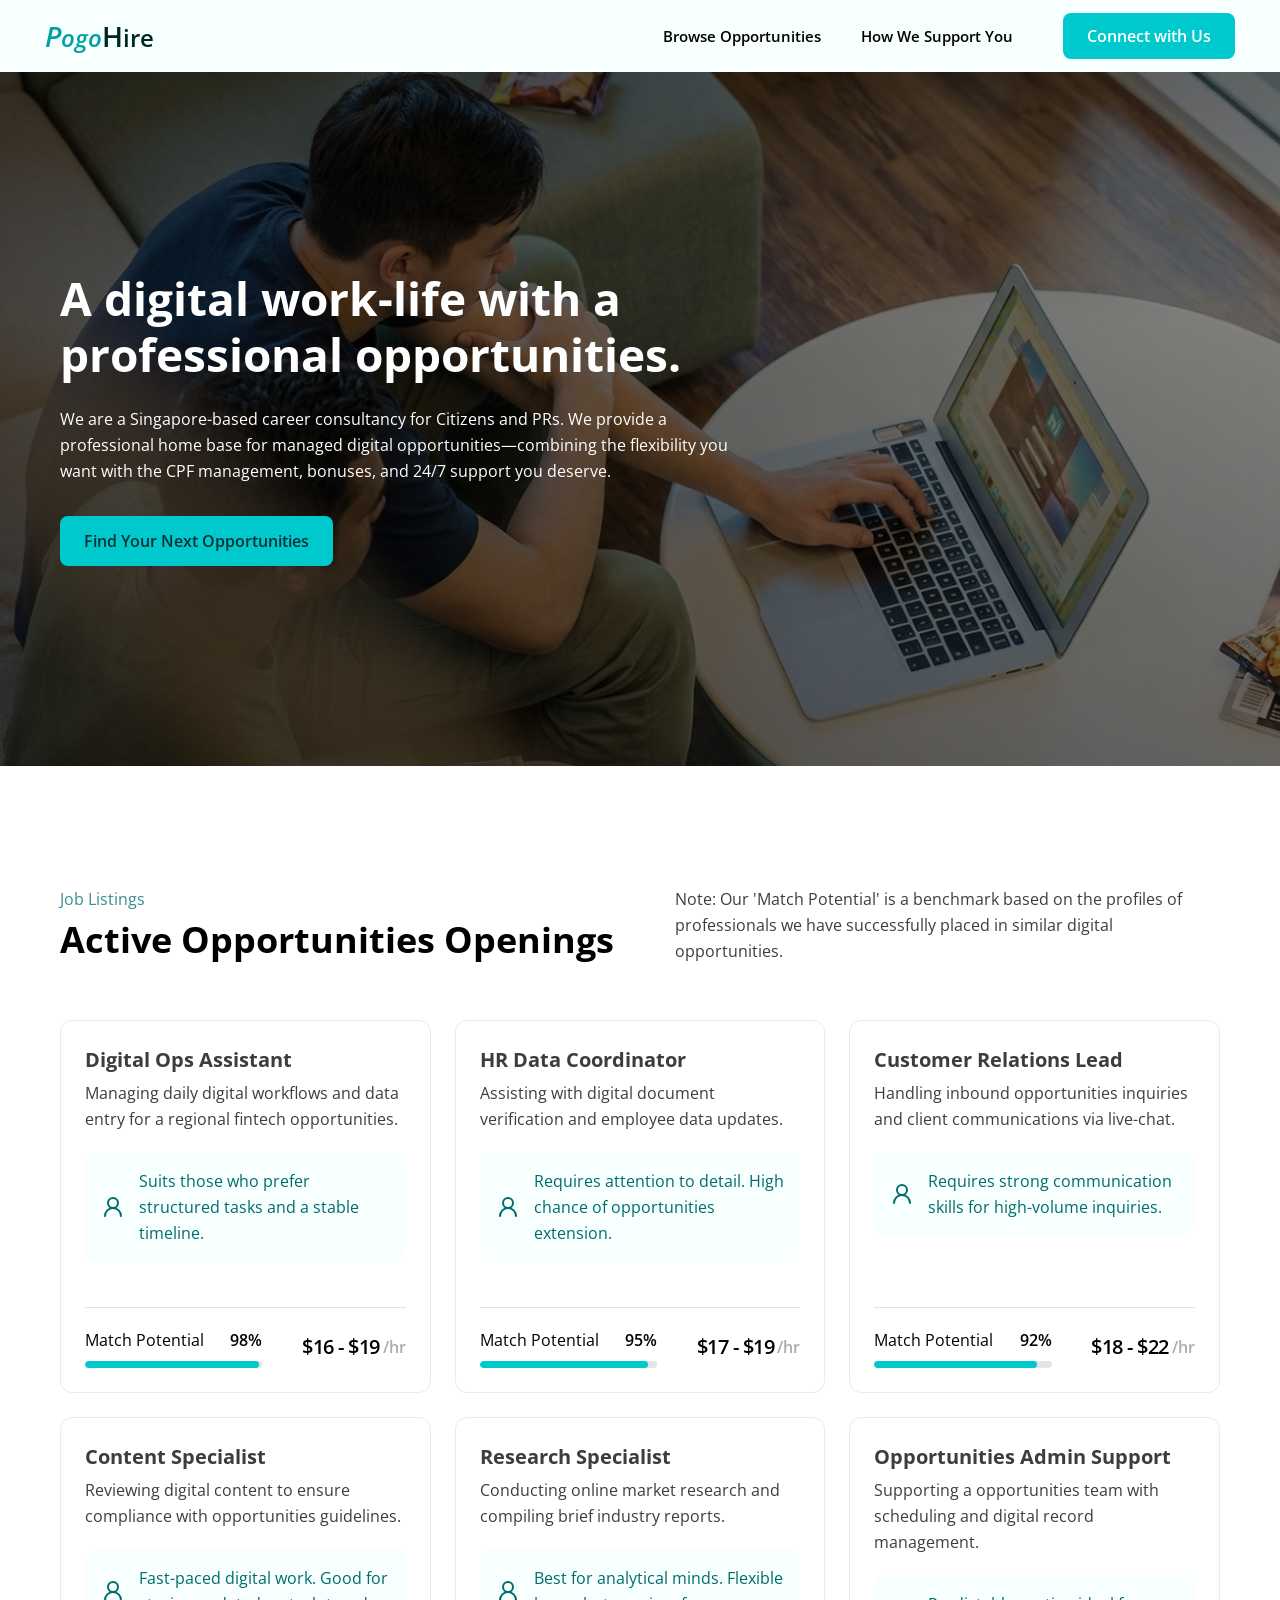
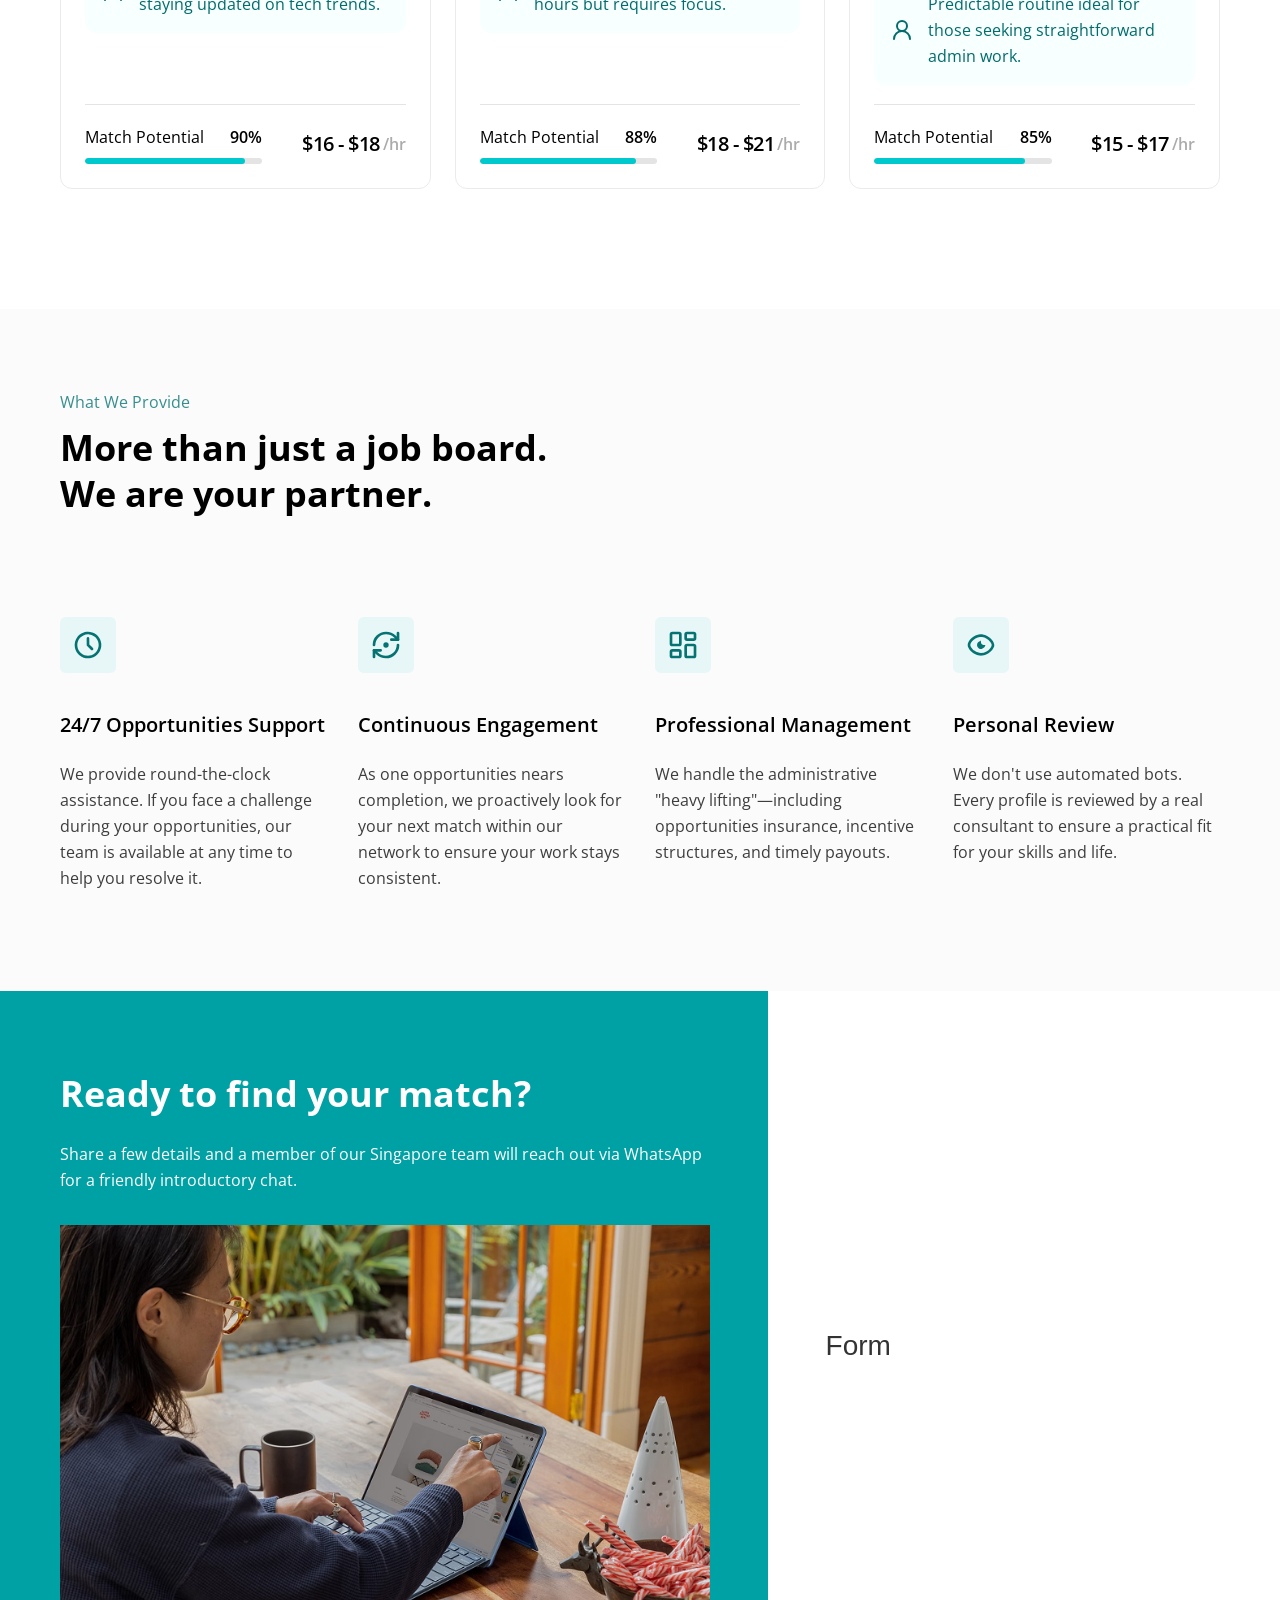
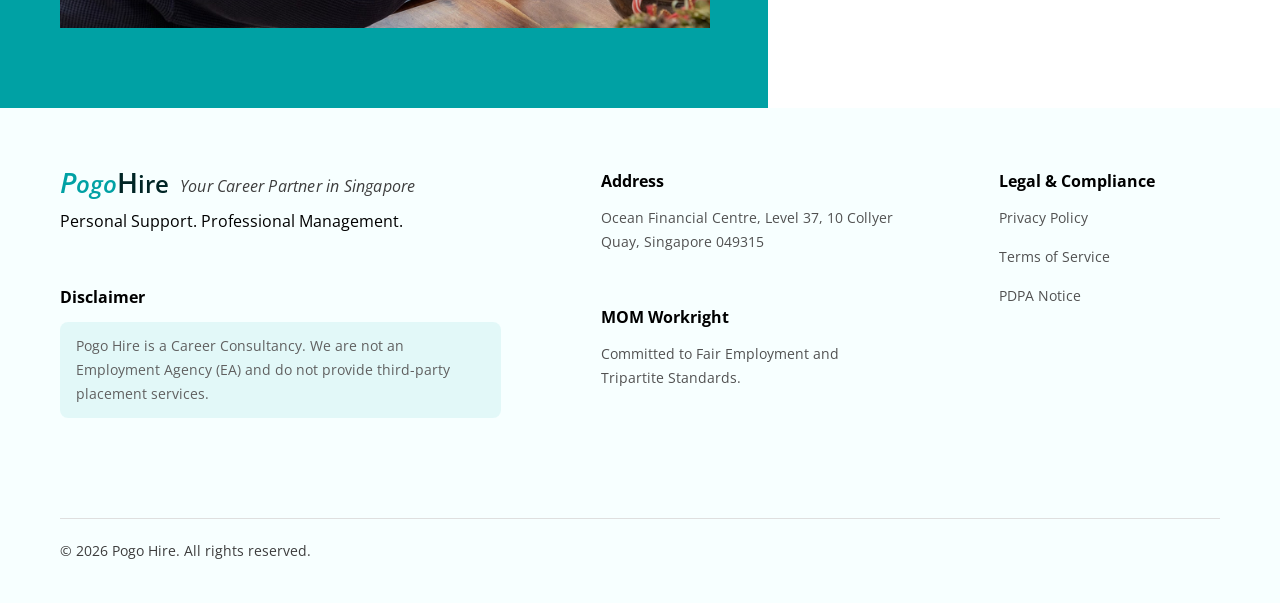
<file: index.html>
<!DOCTYPE html>
<html lang="en-US">
<head>
	<meta charset="UTF-8">
	<meta name="viewport" content="width=device-width, initial-scale=1">
	<link rel="profile" href="https://gmpg.org/xfn/11">
	<title>Pogo Hire &ndash; Your Career Partner in Singapore</title>
<meta name="robots" content="noindex, nofollow">
<link rel="alternate" type="application/rss+xml" title="Pogo Hire &raquo; Feed" href="./feed/">
<link rel="alternate" type="application/rss+xml" title="Pogo Hire &raquo; Comments Feed" href="./comments/feed/">
<link rel="alternate" title="oEmbed (JSON)" type="application/json+oembed" href="./wp-json/oembed/1.0/embed?url=https%3A%2F%2Fwww.pogohire.com%2F">
<link rel="alternate" title="oEmbed (XML)" type="text/xml+oembed" href="./wp-json/oembed/1.0/embed?url=https%3A%2F%2Fwww.pogohire.com%2F&amp;format=xml">
<style id="wp-img-auto-sizes-contain-inline-css">
img:is([sizes=auto i],[sizes^="auto," i]){contain-intrinsic-size:3000px 1500px}
/*# sourceURL=wp-img-auto-sizes-contain-inline-css */
</style>
<style id="wp-emoji-styles-inline-css">

	img.wp-smiley, img.emoji {
		display: inline !important;
		border: none !important;
		box-shadow: none !important;
		height: 1em !important;
		width: 1em !important;
		margin: 0 0.07em !important;
		vertical-align: -0.1em !important;
		background: none !important;
		padding: 0 !important;
	}
/*# sourceURL=wp-emoji-styles-inline-css */
</style>
<style id="global-styles-inline-css">
:root{--wp--preset--aspect-ratio--square: 1;--wp--preset--aspect-ratio--4-3: 4/3;--wp--preset--aspect-ratio--3-4: 3/4;--wp--preset--aspect-ratio--3-2: 3/2;--wp--preset--aspect-ratio--2-3: 2/3;--wp--preset--aspect-ratio--16-9: 16/9;--wp--preset--aspect-ratio--9-16: 9/16;--wp--preset--color--black: #000000;--wp--preset--color--cyan-bluish-gray: #abb8c3;--wp--preset--color--white: #ffffff;--wp--preset--color--pale-pink: #f78da7;--wp--preset--color--vivid-red: #cf2e2e;--wp--preset--color--luminous-vivid-orange: #ff6900;--wp--preset--color--luminous-vivid-amber: #fcb900;--wp--preset--color--light-green-cyan: #7bdcb5;--wp--preset--color--vivid-green-cyan: #00d084;--wp--preset--color--pale-cyan-blue: #8ed1fc;--wp--preset--color--vivid-cyan-blue: #0693e3;--wp--preset--color--vivid-purple: #9b51e0;--wp--preset--gradient--vivid-cyan-blue-to-vivid-purple: linear-gradient(135deg,rgb(6,147,227) 0%,rgb(155,81,224) 100%);--wp--preset--gradient--light-green-cyan-to-vivid-green-cyan: linear-gradient(135deg,rgb(122,220,180) 0%,rgb(0,208,130) 100%);--wp--preset--gradient--luminous-vivid-amber-to-luminous-vivid-orange: linear-gradient(135deg,rgb(252,185,0) 0%,rgb(255,105,0) 100%);--wp--preset--gradient--luminous-vivid-orange-to-vivid-red: linear-gradient(135deg,rgb(255,105,0) 0%,rgb(207,46,46) 100%);--wp--preset--gradient--very-light-gray-to-cyan-bluish-gray: linear-gradient(135deg,rgb(238,238,238) 0%,rgb(169,184,195) 100%);--wp--preset--gradient--cool-to-warm-spectrum: linear-gradient(135deg,rgb(74,234,220) 0%,rgb(151,120,209) 20%,rgb(207,42,186) 40%,rgb(238,44,130) 60%,rgb(251,105,98) 80%,rgb(254,248,76) 100%);--wp--preset--gradient--blush-light-purple: linear-gradient(135deg,rgb(255,206,236) 0%,rgb(152,150,240) 100%);--wp--preset--gradient--blush-bordeaux: linear-gradient(135deg,rgb(254,205,165) 0%,rgb(254,45,45) 50%,rgb(107,0,62) 100%);--wp--preset--gradient--luminous-dusk: linear-gradient(135deg,rgb(255,203,112) 0%,rgb(199,81,192) 50%,rgb(65,88,208) 100%);--wp--preset--gradient--pale-ocean: linear-gradient(135deg,rgb(255,245,203) 0%,rgb(182,227,212) 50%,rgb(51,167,181) 100%);--wp--preset--gradient--electric-grass: linear-gradient(135deg,rgb(202,248,128) 0%,rgb(113,206,126) 100%);--wp--preset--gradient--midnight: linear-gradient(135deg,rgb(2,3,129) 0%,rgb(40,116,252) 100%);--wp--preset--font-size--small: 13px;--wp--preset--font-size--medium: 20px;--wp--preset--font-size--large: 36px;--wp--preset--font-size--x-large: 42px;--wp--preset--spacing--20: 0.44rem;--wp--preset--spacing--30: 0.67rem;--wp--preset--spacing--40: 1rem;--wp--preset--spacing--50: 1.5rem;--wp--preset--spacing--60: 2.25rem;--wp--preset--spacing--70: 3.38rem;--wp--preset--spacing--80: 5.06rem;--wp--preset--shadow--natural: 6px 6px 9px rgba(0, 0, 0, 0.2);--wp--preset--shadow--deep: 12px 12px 50px rgba(0, 0, 0, 0.4);--wp--preset--shadow--sharp: 6px 6px 0px rgba(0, 0, 0, 0.2);--wp--preset--shadow--outlined: 6px 6px 0px -3px rgb(255, 255, 255), 6px 6px rgb(0, 0, 0);--wp--preset--shadow--crisp: 6px 6px 0px rgb(0, 0, 0);}.wp-block-button{--wp--preset--dimension--25: 25%;--wp--preset--dimension--50: 50%;--wp--preset--dimension--75: 75%;--wp--preset--dimension--100: 100%;}:root { --wp--style--global--content-size: 800px;--wp--style--global--wide-size: 1200px; }:where(body) { margin: 0; }.wp-site-blocks > .alignleft { float: left; margin-right: 2em; }.wp-site-blocks > .alignright { float: right; margin-left: 2em; }.wp-site-blocks > .aligncenter { justify-content: center; margin-left: auto; margin-right: auto; }:where(.wp-site-blocks) > * { margin-block-start: 24px; margin-block-end: 0; }:where(.wp-site-blocks) > :first-child { margin-block-start: 0; }:where(.wp-site-blocks) > :last-child { margin-block-end: 0; }:root { --wp--style--block-gap: 24px; }:root :where(.is-layout-flow) > :first-child{margin-block-start: 0;}:root :where(.is-layout-flow) > :last-child{margin-block-end: 0;}:root :where(.is-layout-flow) > *{margin-block-start: 24px;margin-block-end: 0;}:root :where(.is-layout-constrained) > :first-child{margin-block-start: 0;}:root :where(.is-layout-constrained) > :last-child{margin-block-end: 0;}:root :where(.is-layout-constrained) > *{margin-block-start: 24px;margin-block-end: 0;}:root :where(.is-layout-flex){gap: 24px;}:root :where(.is-layout-grid){gap: 24px;}.is-layout-flow > .alignleft{float: left;margin-inline-start: 0;margin-inline-end: 2em;}.is-layout-flow > .alignright{float: right;margin-inline-start: 2em;margin-inline-end: 0;}.is-layout-flow > .aligncenter{margin-left: auto !important;margin-right: auto !important;}.is-layout-constrained > .alignleft{float: left;margin-inline-start: 0;margin-inline-end: 2em;}.is-layout-constrained > .alignright{float: right;margin-inline-start: 2em;margin-inline-end: 0;}.is-layout-constrained > .aligncenter{margin-left: auto !important;margin-right: auto !important;}.is-layout-constrained > :where(:not(.alignleft):not(.alignright):not(.alignfull)){max-width: var(--wp--style--global--content-size);margin-left: auto !important;margin-right: auto !important;}.is-layout-constrained > .alignwide{max-width: var(--wp--style--global--wide-size);}body .is-layout-flex{display: flex;}.is-layout-flex{flex-wrap: wrap;align-items: center;}.is-layout-flex > :is(*, div){margin: 0;}body .is-layout-grid{display: grid;}.is-layout-grid > :is(*, div){margin: 0;}body{padding-top: 0px;padding-right: 0px;padding-bottom: 0px;padding-left: 0px;}:root :where(.wp-element-button, .wp-block-button__link){background-color: #32373c;border-width: 0;color: #fff;font-family: inherit;font-size: inherit;font-style: inherit;font-weight: inherit;letter-spacing: inherit;line-height: inherit;padding-top: calc(0.667em + 2px);padding-right: calc(1.333em + 2px);padding-bottom: calc(0.667em + 2px);padding-left: calc(1.333em + 2px);text-decoration: none;text-transform: inherit;}.has-black-color{color: var(--wp--preset--color--black) !important;}.has-cyan-bluish-gray-color{color: var(--wp--preset--color--cyan-bluish-gray) !important;}.has-white-color{color: var(--wp--preset--color--white) !important;}.has-pale-pink-color{color: var(--wp--preset--color--pale-pink) !important;}.has-vivid-red-color{color: var(--wp--preset--color--vivid-red) !important;}.has-luminous-vivid-orange-color{color: var(--wp--preset--color--luminous-vivid-orange) !important;}.has-luminous-vivid-amber-color{color: var(--wp--preset--color--luminous-vivid-amber) !important;}.has-light-green-cyan-color{color: var(--wp--preset--color--light-green-cyan) !important;}.has-vivid-green-cyan-color{color: var(--wp--preset--color--vivid-green-cyan) !important;}.has-pale-cyan-blue-color{color: var(--wp--preset--color--pale-cyan-blue) !important;}.has-vivid-cyan-blue-color{color: var(--wp--preset--color--vivid-cyan-blue) !important;}.has-vivid-purple-color{color: var(--wp--preset--color--vivid-purple) !important;}.has-black-background-color{background-color: var(--wp--preset--color--black) !important;}.has-cyan-bluish-gray-background-color{background-color: var(--wp--preset--color--cyan-bluish-gray) !important;}.has-white-background-color{background-color: var(--wp--preset--color--white) !important;}.has-pale-pink-background-color{background-color: var(--wp--preset--color--pale-pink) !important;}.has-vivid-red-background-color{background-color: var(--wp--preset--color--vivid-red) !important;}.has-luminous-vivid-orange-background-color{background-color: var(--wp--preset--color--luminous-vivid-orange) !important;}.has-luminous-vivid-amber-background-color{background-color: var(--wp--preset--color--luminous-vivid-amber) !important;}.has-light-green-cyan-background-color{background-color: var(--wp--preset--color--light-green-cyan) !important;}.has-vivid-green-cyan-background-color{background-color: var(--wp--preset--color--vivid-green-cyan) !important;}.has-pale-cyan-blue-background-color{background-color: var(--wp--preset--color--pale-cyan-blue) !important;}.has-vivid-cyan-blue-background-color{background-color: var(--wp--preset--color--vivid-cyan-blue) !important;}.has-vivid-purple-background-color{background-color: var(--wp--preset--color--vivid-purple) !important;}.has-black-border-color{border-color: var(--wp--preset--color--black) !important;}.has-cyan-bluish-gray-border-color{border-color: var(--wp--preset--color--cyan-bluish-gray) !important;}.has-white-border-color{border-color: var(--wp--preset--color--white) !important;}.has-pale-pink-border-color{border-color: var(--wp--preset--color--pale-pink) !important;}.has-vivid-red-border-color{border-color: var(--wp--preset--color--vivid-red) !important;}.has-luminous-vivid-orange-border-color{border-color: var(--wp--preset--color--luminous-vivid-orange) !important;}.has-luminous-vivid-amber-border-color{border-color: var(--wp--preset--color--luminous-vivid-amber) !important;}.has-light-green-cyan-border-color{border-color: var(--wp--preset--color--light-green-cyan) !important;}.has-vivid-green-cyan-border-color{border-color: var(--wp--preset--color--vivid-green-cyan) !important;}.has-pale-cyan-blue-border-color{border-color: var(--wp--preset--color--pale-cyan-blue) !important;}.has-vivid-cyan-blue-border-color{border-color: var(--wp--preset--color--vivid-cyan-blue) !important;}.has-vivid-purple-border-color{border-color: var(--wp--preset--color--vivid-purple) !important;}.has-vivid-cyan-blue-to-vivid-purple-gradient-background{background: var(--wp--preset--gradient--vivid-cyan-blue-to-vivid-purple) !important;}.has-light-green-cyan-to-vivid-green-cyan-gradient-background{background: var(--wp--preset--gradient--light-green-cyan-to-vivid-green-cyan) !important;}.has-luminous-vivid-amber-to-luminous-vivid-orange-gradient-background{background: var(--wp--preset--gradient--luminous-vivid-amber-to-luminous-vivid-orange) !important;}.has-luminous-vivid-orange-to-vivid-red-gradient-background{background: var(--wp--preset--gradient--luminous-vivid-orange-to-vivid-red) !important;}.has-very-light-gray-to-cyan-bluish-gray-gradient-background{background: var(--wp--preset--gradient--very-light-gray-to-cyan-bluish-gray) !important;}.has-cool-to-warm-spectrum-gradient-background{background: var(--wp--preset--gradient--cool-to-warm-spectrum) !important;}.has-blush-light-purple-gradient-background{background: var(--wp--preset--gradient--blush-light-purple) !important;}.has-blush-bordeaux-gradient-background{background: var(--wp--preset--gradient--blush-bordeaux) !important;}.has-luminous-dusk-gradient-background{background: var(--wp--preset--gradient--luminous-dusk) !important;}.has-pale-ocean-gradient-background{background: var(--wp--preset--gradient--pale-ocean) !important;}.has-electric-grass-gradient-background{background: var(--wp--preset--gradient--electric-grass) !important;}.has-midnight-gradient-background{background: var(--wp--preset--gradient--midnight) !important;}.has-small-font-size{font-size: var(--wp--preset--font-size--small) !important;}.has-medium-font-size{font-size: var(--wp--preset--font-size--medium) !important;}.has-large-font-size{font-size: var(--wp--preset--font-size--large) !important;}.has-x-large-font-size{font-size: var(--wp--preset--font-size--x-large) !important;}
:root :where(.wp-block-icon svg){width: 24px;}
:root :where(.wp-block-pullquote){font-size: 1.5em;line-height: 1.6;}
/*# sourceURL=global-styles-inline-css */
</style>
<link rel="stylesheet" id="hello-elementor-css" href="./css/reset.css" media="all">
<link rel="stylesheet" id="hello-elementor-theme-style-css" href="./css/theme.css" media="all">
<link rel="stylesheet" id="hello-elementor-header-footer-css" href="./css/header-footer.css" media="all">
<link rel="stylesheet" id="elementor-frontend-css" href="./css/custom-frontend.min.css" media="all">
<style id="elementor-frontend-inline-css">
.e-heading-base a, .e-paragraph-base a { all: unset; cursor: pointer; }form[data-element_type="e-form"].form-state-success [data-element_type="e-form-success-message"],form[data-element_type="e-form"].form-state-error [data-element_type="e-form-error-message"]{ display: block; }
.e-form-textarea-base:not([data-resizable]) { resize: none; } .e-form-submit-button-base { cursor: pointer; box-sizing: border-box; }
/*# sourceURL=elementor-frontend-inline-css */
</style>
<link rel="stylesheet" id="elementor-post-6-css" href="./css/post-6.css" media="all">
<link rel="stylesheet" id="widget-heading-css" href="./css/widget-heading.min.css" media="all">
<link rel="stylesheet" id="widget-nav-menu-css" href="./css/custom-pro-widget-nav-menu.min.css" media="all">
<link rel="stylesheet" id="e-sticky-css" href="./css/sticky.min.css" media="all">
<link rel="stylesheet" id="widget-icon-list-css" href="./css/custom-widget-icon-list.min.css" media="all">
<link rel="stylesheet" id="widget-progress-css" href="./css/custom-widget-progress.min.css" media="all">
<link rel="stylesheet" id="widget-icon-box-css" href="./css/custom-widget-icon-box.min.css" media="all">
<link rel="stylesheet" id="widget-image-css" href="./css/widget-image.min.css" media="all">
<link rel="stylesheet" id="elementor-post-11-css" href="./css/post-11.css" media="all">
<link rel="stylesheet" id="base-desktop-css" href="./css/base-desktop.css" media="all">
<link rel="stylesheet" id="global-frontend-desktop-css" href="./css/global-frontend-desktop.css" media="all">
<link rel="stylesheet" id="elementor-post-20-css" href="./css/post-20.css" media="all">
<link rel="stylesheet" id="elementor-post-53-css" href="./css/post-53.css" media="all">
<link rel="stylesheet" id="elementor-gf-opensans-css" href="https://fonts.googleapis.com/css?family=Open+Sans:100,100italic,200,200italic,300,300italic,400,400italic,500,500italic,600,600italic,700,700italic,800,800italic,900,900italic&amp;display=swap" media="all">
<script id="jquery-core-js" src="./js/jquery.min.js"></script>
<script id="jquery-migrate-js" src="./js/jquery-migrate.min.js"></script>
<link rel="https://api.w.org/" href="./wp-json/"><link rel="alternate" title="JSON" type="application/json" href="./wp-json/wp/v2/pages/11"><link rel="EditURI" type="application/rsd+xml" title="RSD" href="./xmlrpc.php?rsd">
<meta name="generator" content="WordPress 7.1.2">
<link rel="canonical" href="./">
<link rel="shortlink" href="./">
<meta name="generator" content="Elementor 4.0.7; features: e_font_icon_svg, additional_custom_breakpoints; settings: css_print_method-external, google_font-enabled, font_display-swap">
			<style>
				.e-con.e-parent:nth-of-type(n+4):not(.e-lazyloaded):not(.e-no-lazyload),
				.e-con.e-parent:nth-of-type(n+4):not(.e-lazyloaded):not(.e-no-lazyload) * {
					background-image: none !important;
				}
				@media screen and (max-height: 1024px) {
					.e-con.e-parent:nth-of-type(n+3):not(.e-lazyloaded):not(.e-no-lazyload),
					.e-con.e-parent:nth-of-type(n+3):not(.e-lazyloaded):not(.e-no-lazyload) * {
						background-image: none !important;
					}
				}
				@media screen and (max-height: 640px) {
					.e-con.e-parent:nth-of-type(n+2):not(.e-lazyloaded):not(.e-no-lazyload),
					.e-con.e-parent:nth-of-type(n+2):not(.e-lazyloaded):not(.e-no-lazyload) * {
						background-image: none !important;
					}
				}
			</style>
			<link rel="icon" href="./images/cropped-FavIcon-32x32.png" sizes="32x32">
<link rel="icon" href="./images/cropped-FavIcon-192x192.png" sizes="192x192">
<link rel="apple-touch-icon" href="./images/cropped-FavIcon-180x180.png">
<meta name="msapplication-TileImage" content="/wp-content/uploads/2026/05/cropped-FavIcon-270x270.png">
<style id="wp-custom-css">
body, html {
	width: 100%;
	overflow-x: hidden;
	max-width: 100%;
}

#menu-1-eed6168 .menu-item-384,
#menu-1-ebe0447 .menu-item-384, #menu-1-47f55de .menu-item-384 {
	border-width: 1px !important;
	border-left: 1px solid #E7E7E7;
	border-right: 1px solid #E7E7E7;
}

.elementor-3 .elementor-element.elementor-element-eed6168 .elementor-nav-menu--main .elementor-item.elementor-item-active, .elementor-59 .elementor-element.elementor-element-ebe0447 .elementor-nav-menu--main .elementor-item.elementor-item-active, .elementor-61 .elementor-element.elementor-element-47f55de .elementor-nav-menu--main .elementor-item.elementor-item-active {
	font-weight: 700;
}

.elementor-toc__header {
	display: none !important;
}

.elementor-toc__list-item-text.elementor-item-active {
	font-weight: 600 !important;
}

@media (max-width:1270px) and (min-width:1100px) {
	.elementor-11 .elementor-element.elementor-element-2ddefaf {
    --e-con-grid-template-columns: repeat(2, 1fr);
	}
}

@media (max-width:810px) and (min-width:767px) {
	.elementor-11 .elementor-element.elementor-element-2ddefaf {
    --e-con-grid-template-columns: repeat(1, 1fr);
	}
}

@media (max-width:975px) and (min-width:875px) {
	.elementor-11 .elementor-element.elementor-element-eb50585 img {
		height: 500px;
	}
}
</style>
<link rel="stylesheet" href="./css/site-fixes.css">
</head>
<body class="home wp-singular page-template-default page page-id-11 wp-embed-responsive wp-theme-hello-elementor hello-elementor-default elementor-default elementor-template-full-width elementor-kit-6 elementor-page elementor-page-11">


<a class="skip-link screen-reader-text" href="#content">Skip to content</a>

		<header data-elementor-type="header" data-elementor-id="20" class="elementor elementor-20 elementor-location-header" data-elementor-post-type="elementor_library">
			<div class="elementor-element elementor-element-f0de634 e-flex e-con-boxed e-con e-parent" data-id="f0de634" data-element_type="container" data-e-type="container" data-settings='{"background_background":"classic","sticky":"top","sticky_anchor_link_offset":70,"sticky_on":["desktop","tablet_extra","tablet","mobile_extra","mobile"],"sticky_offset":0,"sticky_effects_offset":0}'>
					<div class="e-con-inner">
		<a class="elementor-element elementor-element-2b3ce2c e-con-full e-flex e-con e-child" data-id="2b3ce2c" data-element_type="container" data-e-type="container" href="./">
				<div class="elementor-element elementor-element-d983ae5 elementor-widget elementor-widget-heading" data-id="d983ae5" data-element_type="widget" data-e-type="widget" data-widget_type="heading.default">
					<h2 class="elementor-heading-title elementor-size-default">P</h2>				</div>
				<div class="elementor-element elementor-element-a150fbf elementor-widget elementor-widget-heading" data-id="a150fbf" data-element_type="widget" data-e-type="widget" data-widget_type="heading.default">
					<h2 class="elementor-heading-title elementor-size-default">ogo</h2>				</div>
				<div class="elementor-element elementor-element-b7774bc elementor-widget elementor-widget-heading" data-id="b7774bc" data-element_type="widget" data-e-type="widget" data-widget_type="heading.default">
					<h2 class="elementor-heading-title elementor-size-default">H</h2>				</div>
				<div class="elementor-element elementor-element-f450b96 elementor-widget elementor-widget-heading" data-id="f450b96" data-element_type="widget" data-e-type="widget" data-widget_type="heading.default">
					<h2 class="elementor-heading-title elementor-size-default">ire</h2>				</div>
				</a>
		<div class="elementor-element elementor-element-157a2de e-con-full e-flex e-con e-child" data-id="157a2de" data-element_type="container" data-e-type="container">
				<div class="elementor-element elementor-element-c2f634a elementor-nav-menu__align-end elementor-nav-menu--stretch elementor-hidden-mobile elementor-nav-menu--dropdown-tablet elementor-nav-menu__text-align-aside elementor-nav-menu--toggle elementor-nav-menu--burger elementor-widget elementor-widget-nav-menu" data-id="c2f634a" data-element_type="widget" data-e-type="widget" data-settings='{"full_width":"stretch","layout":"horizontal","submenu_icon":{"value":"&lt;svg aria-hidden=\"true\" class=\"e-font-icon-svg e-fas-caret-down\" viewBox=\"0 0 320 512\" xmlns=\"http:\/\/www.w3.org\/2000\/svg\"&gt;&lt;path d=\"M31.3 192h257.3c17.8 0 26.7 21.5 14.1 34.1L174.1 354.8c-7.8 7.8-20.5 7.8-28.3 0L17.2 226.1C4.6 213.5 13.5 192 31.3 192z\"&gt;&lt;\/path&gt;&lt;\/svg&gt;","library":"fa-solid"},"toggle":"burger"}' data-widget_type="nav-menu.default">
								<nav aria-label="Menu" class="elementor-nav-menu--main elementor-nav-menu__container elementor-nav-menu--layout-horizontal e--pointer-none">
				<ul id="menu-1-c2f634a" class="elementor-nav-menu"><li class="menu-item menu-item-type-custom menu-item-object-custom current-menu-item current_page_item menu-item-38"><a href="./#browse-opportunities" aria-current="page" class="elementor-item elementor-item-anchor">Browse Opportunities</a></li>
<li class="menu-item menu-item-type-custom menu-item-object-custom current-menu-item current_page_item menu-item-39"><a href="./#how-we-support-you" aria-current="page" class="elementor-item elementor-item-anchor">How We Support You</a></li>
</ul>			</nav>
					<div class="elementor-menu-toggle" role="button" tabindex="0" aria-label="Menu Toggle" aria-expanded="false">
			<svg aria-hidden="true" role="presentation" class="elementor-menu-toggle__icon--open e-font-icon-svg e-eicon-menu-bar" viewbox="0 0 1000 1000" xmlns="http://www.w3.org/2000/svg"><path d="M104 333H896C929 333 958 304 958 271S929 208 896 208H104C71 208 42 237 42 271S71 333 104 333ZM104 583H896C929 583 958 554 958 521S929 458 896 458H104C71 458 42 487 42 521S71 583 104 583ZM104 833H896C929 833 958 804 958 771S929 708 896 708H104C71 708 42 737 42 771S71 833 104 833Z"></path></svg><svg aria-hidden="true" role="presentation" class="elementor-menu-toggle__icon--close e-font-icon-svg e-eicon-close" viewbox="0 0 1000 1000" xmlns="http://www.w3.org/2000/svg"><path d="M742 167L500 408 258 167C246 154 233 150 217 150 196 150 179 158 167 167 154 179 150 196 150 212 150 229 154 242 171 254L408 500 167 742C138 771 138 800 167 829 196 858 225 858 254 829L496 587 738 829C750 842 767 846 783 846 800 846 817 842 829 829 842 817 846 804 846 783 846 767 842 750 829 737L588 500 833 258C863 229 863 200 833 171 804 137 775 137 742 167Z"></path></svg>		</div>
					<nav class="elementor-nav-menu--dropdown elementor-nav-menu__container" aria-hidden="true">
				<ul id="menu-2-c2f634a" class="elementor-nav-menu"><li class="menu-item menu-item-type-custom menu-item-object-custom current-menu-item current_page_item menu-item-38"><a href="./#browse-opportunities" aria-current="page" class="elementor-item elementor-item-anchor" tabindex="-1">Browse Opportunities</a></li>
<li class="menu-item menu-item-type-custom menu-item-object-custom current-menu-item current_page_item menu-item-39"><a href="./#how-we-support-you" aria-current="page" class="elementor-item elementor-item-anchor" tabindex="-1">How We Support You</a></li>
</ul>			</nav>
						</div>
				<div class="elementor-element elementor-element-e67ff90 elementor-nav-menu__align-end elementor-nav-menu--stretch elementor-hidden-desktop elementor-hidden-tablet_extra elementor-hidden-tablet elementor-hidden-mobile_extra elementor-nav-menu--dropdown-tablet elementor-nav-menu__text-align-aside elementor-nav-menu--toggle elementor-nav-menu--burger elementor-widget elementor-widget-nav-menu" data-id="e67ff90" data-element_type="widget" data-e-type="widget" data-settings='{"full_width":"stretch","layout":"horizontal","submenu_icon":{"value":"&lt;svg aria-hidden=\"true\" class=\"e-font-icon-svg e-fas-caret-down\" viewBox=\"0 0 320 512\" xmlns=\"http:\/\/www.w3.org\/2000\/svg\"&gt;&lt;path d=\"M31.3 192h257.3c17.8 0 26.7 21.5 14.1 34.1L174.1 354.8c-7.8 7.8-20.5 7.8-28.3 0L17.2 226.1C4.6 213.5 13.5 192 31.3 192z\"&gt;&lt;\/path&gt;&lt;\/svg&gt;","library":"fa-solid"},"toggle":"burger"}' data-widget_type="nav-menu.default">
								<nav aria-label="Menu" class="elementor-nav-menu--main elementor-nav-menu__container elementor-nav-menu--layout-horizontal e--pointer-none">
				<ul id="menu-1-e67ff90" class="elementor-nav-menu"><li class="menu-item menu-item-type-custom menu-item-object-custom current-menu-item current_page_item menu-item-43"><a href="./#browse-opportunities" aria-current="page" class="elementor-item elementor-item-anchor">Browse Opportunities</a></li>
<li class="menu-item menu-item-type-custom menu-item-object-custom current-menu-item current_page_item menu-item-44"><a href="./#how-we-support-you" aria-current="page" class="elementor-item elementor-item-anchor">How We Support You</a></li>
<li class="menu-item menu-item-type-custom menu-item-object-custom current-menu-item current_page_item menu-item-46"><a href="./#connect-with-us" aria-current="page" class="elementor-item elementor-item-anchor">Connect with Us</a></li>
</ul>			</nav>
					<div class="elementor-menu-toggle" role="button" tabindex="0" aria-label="Menu Toggle" aria-expanded="false">
			<svg aria-hidden="true" role="presentation" class="elementor-menu-toggle__icon--open e-font-icon-svg e-eicon-menu-bar" viewbox="0 0 1000 1000" xmlns="http://www.w3.org/2000/svg"><path d="M104 333H896C929 333 958 304 958 271S929 208 896 208H104C71 208 42 237 42 271S71 333 104 333ZM104 583H896C929 583 958 554 958 521S929 458 896 458H104C71 458 42 487 42 521S71 583 104 583ZM104 833H896C929 833 958 804 958 771S929 708 896 708H104C71 708 42 737 42 771S71 833 104 833Z"></path></svg><svg aria-hidden="true" role="presentation" class="elementor-menu-toggle__icon--close e-font-icon-svg e-eicon-close" viewbox="0 0 1000 1000" xmlns="http://www.w3.org/2000/svg"><path d="M742 167L500 408 258 167C246 154 233 150 217 150 196 150 179 158 167 167 154 179 150 196 150 212 150 229 154 242 171 254L408 500 167 742C138 771 138 800 167 829 196 858 225 858 254 829L496 587 738 829C750 842 767 846 783 846 800 846 817 842 829 829 842 817 846 804 846 783 846 767 842 750 829 737L588 500 833 258C863 229 863 200 833 171 804 137 775 137 742 167Z"></path></svg>		</div>
					<nav class="elementor-nav-menu--dropdown elementor-nav-menu__container" aria-hidden="true">
				<ul id="menu-2-e67ff90" class="elementor-nav-menu"><li class="menu-item menu-item-type-custom menu-item-object-custom current-menu-item current_page_item menu-item-43"><a href="./#browse-opportunities" aria-current="page" class="elementor-item elementor-item-anchor" tabindex="-1">Browse Opportunities</a></li>
<li class="menu-item menu-item-type-custom menu-item-object-custom current-menu-item current_page_item menu-item-44"><a href="./#how-we-support-you" aria-current="page" class="elementor-item elementor-item-anchor" tabindex="-1">How We Support You</a></li>
<li class="menu-item menu-item-type-custom menu-item-object-custom current-menu-item current_page_item menu-item-46"><a href="./#connect-with-us" aria-current="page" class="elementor-item elementor-item-anchor" tabindex="-1">Connect with Us</a></li>
</ul>			</nav>
						</div>
				<div class="elementor-element elementor-element-326cdf8 elementor-hidden-mobile elementor-widget elementor-widget-button" data-id="326cdf8" data-element_type="widget" data-e-type="widget" data-widget_type="button.default">
										<a class="elementor-button elementor-button-link elementor-size-sm" href="./#connect-with-us">
						<span class="elementor-button-content-wrapper">
									<span class="elementor-button-text">Connect with Us</span>
					</span>
					</a>
								</div>
				</div>
					</div>
				</div>
				</header>
				<div data-elementor-type="wp-page" data-elementor-id="11" class="elementor elementor-11" data-elementor-post-type="page">
				<div class="elementor-element elementor-element-0d163a6 e-flex e-con-boxed e-con e-parent" data-id="0d163a6" data-element_type="container" data-e-type="container" data-settings='{"background_background":"classic"}'>
					<div class="e-con-inner">
		<div class="elementor-element elementor-element-78ae3d5 e-con-full e-flex e-con e-child" data-id="78ae3d5" data-element_type="container" data-e-type="container">
				<div class="elementor-element elementor-element-f41d9af elementor-widget__width-initial elementor-widget elementor-widget-heading" data-id="f41d9af" data-element_type="widget" data-e-type="widget" data-widget_type="heading.default">
					<h2 class="elementor-heading-title elementor-size-default">A digital work-life with a professional opportunities.</h2>				</div>
				<div class="elementor-element elementor-element-3b6d11b elementor-widget__width-initial elementor-widget elementor-widget-heading" data-id="3b6d11b" data-element_type="widget" data-e-type="widget" data-widget_type="heading.default">
					<h2 class="elementor-heading-title elementor-size-default">We are a Singapore-based career consultancy for Citizens and PRs. We provide a professional home base for managed digital opportunities&mdash;combining the flexibility you want with the CPF management, bonuses, and 24/7 support you deserve.</h2>				</div>
				</div>
				<div class="elementor-element elementor-element-2bb4fa7 elementor-widget elementor-widget-button" data-id="2bb4fa7" data-element_type="widget" data-e-type="widget" data-widget_type="button.default">
										<a class="elementor-button elementor-button-link elementor-size-sm" href="#connect-with-us">
						<span class="elementor-button-content-wrapper">
									<span class="elementor-button-text">Find Your Next Opportunities</span>
					</span>
					</a>
								</div>
					</div>
				</div>
		<div class="elementor-element elementor-element-3bc55a2 e-flex e-con-boxed e-con e-parent" data-id="3bc55a2" data-element_type="container" data-e-type="container" id="browse-opportunities">
					<div class="e-con-inner">
		<div class="elementor-element elementor-element-64e05ee e-con-full e-flex e-con e-child" data-id="64e05ee" data-element_type="container" data-e-type="container">
		<div class="elementor-element elementor-element-9e397b1 e-con-full e-flex e-con e-child" data-id="9e397b1" data-element_type="container" data-e-type="container">
				<div class="elementor-element elementor-element-8072aa8 elementor-widget elementor-widget-heading" data-id="8072aa8" data-element_type="widget" data-e-type="widget" data-widget_type="heading.default">
					<h2 class="elementor-heading-title elementor-size-default">Job Listings</h2>				</div>
				<div class="elementor-element elementor-element-7351091 elementor-widget elementor-widget-heading" data-id="7351091" data-element_type="widget" data-e-type="widget" data-widget_type="heading.default">
					<h2 class="elementor-heading-title elementor-size-default">Active Opportunities Openings</h2>				</div>
				</div>
		<div class="elementor-element elementor-element-fff5974 e-con-full e-flex e-con e-child" data-id="fff5974" data-element_type="container" data-e-type="container">
				<div class="elementor-element elementor-element-e1b0067 elementor-widget elementor-widget-heading" data-id="e1b0067" data-element_type="widget" data-e-type="widget" data-widget_type="heading.default">
					<h2 class="elementor-heading-title elementor-size-default">Note: Our 'Match Potential' is a benchmark based on the profiles of professionals we have successfully placed in similar digital opportunities.</h2>				</div>
				</div>
				</div>
		<div class="elementor-element elementor-element-2ddefaf e-grid e-con-full e-con e-child" data-id="2ddefaf" data-element_type="container" data-e-type="container">
		<div class="elementor-element elementor-element-020c933 e-con-full e-flex e-con e-child" data-id="020c933" data-element_type="container" data-e-type="container">
		<div class="elementor-element elementor-element-234a495 e-con-full e-flex e-con e-child" data-id="234a495" data-element_type="container" data-e-type="container">
		<div class="elementor-element elementor-element-bc018ad e-con-full e-flex e-con e-child" data-id="bc018ad" data-element_type="container" data-e-type="container">
				<div class="elementor-element elementor-element-6cd77b6 elementor-widget elementor-widget-heading" data-id="6cd77b6" data-element_type="widget" data-e-type="widget" data-widget_type="heading.default">
					<h2 class="elementor-heading-title elementor-size-default">Digital Ops Assistant</h2>				</div>
				<div class="elementor-element elementor-element-9b1d353 elementor-widget elementor-widget-heading" data-id="9b1d353" data-element_type="widget" data-e-type="widget" data-widget_type="heading.default">
					<h2 class="elementor-heading-title elementor-size-default">Managing daily digital workflows and data entry for a regional fintech opportunities.</h2>				</div>
				</div>
		<div class="elementor-element elementor-element-d9ca53d e-con-full e-flex e-con e-child" data-id="d9ca53d" data-element_type="container" data-e-type="container" data-settings='{"background_background":"classic"}'>
				<div class="elementor-element elementor-element-6c5a340 elementor-icon-list--layout-traditional elementor-list-item-link-full_width elementor-widget elementor-widget-icon-list" data-id="6c5a340" data-element_type="widget" data-e-type="widget" data-widget_type="icon-list.default">
							<ul class="elementor-icon-list-items">
							<li class="elementor-icon-list-item">
											<span class="elementor-icon-list-icon">
							<svg xmlns="http://www.w3.org/2000/svg" width="24" height="24" viewbox="0 0 24 24" fill="none"><path d="M12 13C14.7614 13 17 10.7614 17 8C17 5.23858 14.7614 3 12 3C9.23858 3 7 5.23858 7 8C7 10.7614 9.23858 13 12 13Z" stroke="#006C6C" stroke-width="2" stroke-linecap="round" stroke-linejoin="round"></path><path d="M20 21C20 18.8783 19.1571 16.8434 17.6569 15.3431C16.1566 13.8429 14.1217 13 12 13C9.87827 13 7.84344 13.8429 6.34315 15.3431C4.84285 16.8434 4 18.8783 4 21" stroke="#006C6C" stroke-width="2" stroke-linecap="round" stroke-linejoin="round"></path></svg>						</span>
										<span class="elementor-icon-list-text">Suits those who prefer structured tasks and a stable timeline.</span>
									</li>
						</ul>
						</div>
				</div>
				</div>
		<div class="elementor-element elementor-element-cec18a6 e-con-full e-flex e-con e-child" data-id="cec18a6" data-element_type="container" data-e-type="container">
		<div class="elementor-element elementor-element-056c6f0 e-con-full e-flex e-con e-child" data-id="056c6f0" data-element_type="container" data-e-type="container">
		<div class="elementor-element elementor-element-d1e90d0 e-con-full e-flex e-con e-child" data-id="d1e90d0" data-element_type="container" data-e-type="container">
				<div class="elementor-element elementor-element-da278ce elementor-widget elementor-widget-heading" data-id="da278ce" data-element_type="widget" data-e-type="widget" data-widget_type="heading.default">
					<h2 class="elementor-heading-title elementor-size-default">Match Potential</h2>				</div>
				<div class="elementor-element elementor-element-0eb598f elementor-widget elementor-widget-heading" data-id="0eb598f" data-element_type="widget" data-e-type="widget" data-widget_type="heading.default">
					<h2 class="elementor-heading-title elementor-size-default">98%</h2>				</div>
				</div>
				<div class="elementor-element elementor-element-ec72398 elementor-widget elementor-widget-progress" data-id="ec72398" data-element_type="widget" data-e-type="widget" data-widget_type="progress.default">
					
		<div aria-label="Match Potential" class="elementor-progress-wrapper" role="progressbar" aria-valuemin="0" aria-valuemax="100" aria-valuenow="98">
			<div class="elementor-progress-bar" data-max="98" style="width:98%">
				<span class="elementor-progress-text"></span>
							</div>
		</div>
						</div>
				</div>
		<div class="elementor-element elementor-element-2b09c4b e-con-full e-flex e-con e-child" data-id="2b09c4b" data-element_type="container" data-e-type="container">
				<div class="elementor-element elementor-element-4efc919 elementor-widget elementor-widget-heading" data-id="4efc919" data-element_type="widget" data-e-type="widget" data-widget_type="heading.default">
					<h2 class="elementor-heading-title elementor-size-default">$16 - $19</h2>				</div>
				<div class="elementor-element elementor-element-6b5f059 elementor-widget elementor-widget-heading" data-id="6b5f059" data-element_type="widget" data-e-type="widget" data-widget_type="heading.default">
					<h2 class="elementor-heading-title elementor-size-default">/hr</h2>				</div>
				</div>
				</div>
				</div>
		<div class="elementor-element elementor-element-bcf2376 e-con-full e-flex e-con e-child" data-id="bcf2376" data-element_type="container" data-e-type="container">
		<div class="elementor-element elementor-element-ad8263c e-con-full e-flex e-con e-child" data-id="ad8263c" data-element_type="container" data-e-type="container">
		<div class="elementor-element elementor-element-946e444 e-con-full e-flex e-con e-child" data-id="946e444" data-element_type="container" data-e-type="container">
				<div class="elementor-element elementor-element-930b24f elementor-widget elementor-widget-heading" data-id="930b24f" data-element_type="widget" data-e-type="widget" data-widget_type="heading.default">
					<h2 class="elementor-heading-title elementor-size-default">HR Data Coordinator</h2>				</div>
				<div class="elementor-element elementor-element-f764620 elementor-widget elementor-widget-heading" data-id="f764620" data-element_type="widget" data-e-type="widget" data-widget_type="heading.default">
					<h2 class="elementor-heading-title elementor-size-default">Assisting with digital document verification and employee data updates.</h2>				</div>
				</div>
		<div class="elementor-element elementor-element-ef3c3d0 e-con-full e-flex e-con e-child" data-id="ef3c3d0" data-element_type="container" data-e-type="container" data-settings='{"background_background":"classic"}'>
				<div class="elementor-element elementor-element-b52be48 elementor-icon-list--layout-traditional elementor-list-item-link-full_width elementor-widget elementor-widget-icon-list" data-id="b52be48" data-element_type="widget" data-e-type="widget" data-widget_type="icon-list.default">
							<ul class="elementor-icon-list-items">
							<li class="elementor-icon-list-item">
											<span class="elementor-icon-list-icon">
							<svg xmlns="http://www.w3.org/2000/svg" width="24" height="24" viewbox="0 0 24 24" fill="none"><path d="M12 13C14.7614 13 17 10.7614 17 8C17 5.23858 14.7614 3 12 3C9.23858 3 7 5.23858 7 8C7 10.7614 9.23858 13 12 13Z" stroke="#006C6C" stroke-width="2" stroke-linecap="round" stroke-linejoin="round"></path><path d="M20 21C20 18.8783 19.1571 16.8434 17.6569 15.3431C16.1566 13.8429 14.1217 13 12 13C9.87827 13 7.84344 13.8429 6.34315 15.3431C4.84285 16.8434 4 18.8783 4 21" stroke="#006C6C" stroke-width="2" stroke-linecap="round" stroke-linejoin="round"></path></svg>						</span>
										<span class="elementor-icon-list-text">Requires attention to detail. High chance of opportunities extension.</span>
									</li>
						</ul>
						</div>
				</div>
				</div>
		<div class="elementor-element elementor-element-8786d38 e-con-full e-flex e-con e-child" data-id="8786d38" data-element_type="container" data-e-type="container">
		<div class="elementor-element elementor-element-4eceb72 e-con-full e-flex e-con e-child" data-id="4eceb72" data-element_type="container" data-e-type="container">
		<div class="elementor-element elementor-element-f17ae09 e-con-full e-flex e-con e-child" data-id="f17ae09" data-element_type="container" data-e-type="container">
				<div class="elementor-element elementor-element-f4f2c19 elementor-widget elementor-widget-heading" data-id="f4f2c19" data-element_type="widget" data-e-type="widget" data-widget_type="heading.default">
					<h2 class="elementor-heading-title elementor-size-default">Match Potential</h2>				</div>
				<div class="elementor-element elementor-element-e229e87 elementor-widget elementor-widget-heading" data-id="e229e87" data-element_type="widget" data-e-type="widget" data-widget_type="heading.default">
					<h2 class="elementor-heading-title elementor-size-default">95%</h2>				</div>
				</div>
				<div class="elementor-element elementor-element-045a584 elementor-widget elementor-widget-progress" data-id="045a584" data-element_type="widget" data-e-type="widget" data-widget_type="progress.default">
					
		<div aria-label="Match Potential" class="elementor-progress-wrapper" role="progressbar" aria-valuemin="0" aria-valuemax="100" aria-valuenow="95">
			<div class="elementor-progress-bar" data-max="95" style="width:95%">
				<span class="elementor-progress-text"></span>
							</div>
		</div>
						</div>
				</div>
		<div class="elementor-element elementor-element-8550873 e-con-full e-flex e-con e-child" data-id="8550873" data-element_type="container" data-e-type="container">
				<div class="elementor-element elementor-element-15c5dae elementor-widget elementor-widget-heading" data-id="15c5dae" data-element_type="widget" data-e-type="widget" data-widget_type="heading.default">
					<h2 class="elementor-heading-title elementor-size-default">$17 - $19</h2>				</div>
				<div class="elementor-element elementor-element-55198d8 elementor-widget elementor-widget-heading" data-id="55198d8" data-element_type="widget" data-e-type="widget" data-widget_type="heading.default">
					<h2 class="elementor-heading-title elementor-size-default">/hr</h2>				</div>
				</div>
				</div>
				</div>
		<div class="elementor-element elementor-element-6802c49 e-con-full e-flex e-con e-child" data-id="6802c49" data-element_type="container" data-e-type="container">
		<div class="elementor-element elementor-element-f1def63 e-con-full e-flex e-con e-child" data-id="f1def63" data-element_type="container" data-e-type="container">
		<div class="elementor-element elementor-element-3213c17 e-con-full e-flex e-con e-child" data-id="3213c17" data-element_type="container" data-e-type="container">
				<div class="elementor-element elementor-element-a969e3e elementor-widget elementor-widget-heading" data-id="a969e3e" data-element_type="widget" data-e-type="widget" data-widget_type="heading.default">
					<h2 class="elementor-heading-title elementor-size-default">Customer Relations Lead</h2>				</div>
				<div class="elementor-element elementor-element-65088cc elementor-widget elementor-widget-heading" data-id="65088cc" data-element_type="widget" data-e-type="widget" data-widget_type="heading.default">
					<h2 class="elementor-heading-title elementor-size-default">Handling inbound opportunities inquiries and client communications via live-chat.</h2>				</div>
				</div>
		<div class="elementor-element elementor-element-262beaa e-con-full e-flex e-con e-child" data-id="262beaa" data-element_type="container" data-e-type="container" data-settings='{"background_background":"classic"}'>
				<div class="elementor-element elementor-element-951aa26 elementor-icon-list--layout-traditional elementor-list-item-link-full_width elementor-widget elementor-widget-icon-list" data-id="951aa26" data-element_type="widget" data-e-type="widget" data-widget_type="icon-list.default">
							<ul class="elementor-icon-list-items">
							<li class="elementor-icon-list-item">
											<span class="elementor-icon-list-icon">
							<svg xmlns="http://www.w3.org/2000/svg" width="24" height="24" viewbox="0 0 24 24" fill="none"><path d="M12 13C14.7614 13 17 10.7614 17 8C17 5.23858 14.7614 3 12 3C9.23858 3 7 5.23858 7 8C7 10.7614 9.23858 13 12 13Z" stroke="#006C6C" stroke-width="2" stroke-linecap="round" stroke-linejoin="round"></path><path d="M20 21C20 18.8783 19.1571 16.8434 17.6569 15.3431C16.1566 13.8429 14.1217 13 12 13C9.87827 13 7.84344 13.8429 6.34315 15.3431C4.84285 16.8434 4 18.8783 4 21" stroke="#006C6C" stroke-width="2" stroke-linecap="round" stroke-linejoin="round"></path></svg>						</span>
										<span class="elementor-icon-list-text">Requires strong communication skills for high-volume inquiries.</span>
									</li>
						</ul>
						</div>
				</div>
				</div>
		<div class="elementor-element elementor-element-d9547b3 e-con-full e-flex e-con e-child" data-id="d9547b3" data-element_type="container" data-e-type="container">
		<div class="elementor-element elementor-element-1b7ba93 e-con-full e-flex e-con e-child" data-id="1b7ba93" data-element_type="container" data-e-type="container">
		<div class="elementor-element elementor-element-00ffd08 e-con-full e-flex e-con e-child" data-id="00ffd08" data-element_type="container" data-e-type="container">
				<div class="elementor-element elementor-element-448bd3b elementor-widget elementor-widget-heading" data-id="448bd3b" data-element_type="widget" data-e-type="widget" data-widget_type="heading.default">
					<h2 class="elementor-heading-title elementor-size-default">Match Potential</h2>				</div>
				<div class="elementor-element elementor-element-fb27c56 elementor-widget elementor-widget-heading" data-id="fb27c56" data-element_type="widget" data-e-type="widget" data-widget_type="heading.default">
					<h2 class="elementor-heading-title elementor-size-default">92%</h2>				</div>
				</div>
				<div class="elementor-element elementor-element-c47313d elementor-widget elementor-widget-progress" data-id="c47313d" data-element_type="widget" data-e-type="widget" data-widget_type="progress.default">
					
		<div aria-label="Match Potential" class="elementor-progress-wrapper" role="progressbar" aria-valuemin="0" aria-valuemax="100" aria-valuenow="92">
			<div class="elementor-progress-bar" data-max="92" style="width:92%">
				<span class="elementor-progress-text"></span>
							</div>
		</div>
						</div>
				</div>
		<div class="elementor-element elementor-element-7d76cb8 e-con-full e-flex e-con e-child" data-id="7d76cb8" data-element_type="container" data-e-type="container">
				<div class="elementor-element elementor-element-9f198a3 elementor-widget elementor-widget-heading" data-id="9f198a3" data-element_type="widget" data-e-type="widget" data-widget_type="heading.default">
					<h2 class="elementor-heading-title elementor-size-default">$18 - $22</h2>				</div>
				<div class="elementor-element elementor-element-057355b elementor-widget elementor-widget-heading" data-id="057355b" data-element_type="widget" data-e-type="widget" data-widget_type="heading.default">
					<h2 class="elementor-heading-title elementor-size-default">/hr</h2>				</div>
				</div>
				</div>
				</div>
		<div class="elementor-element elementor-element-e70076e e-con-full e-flex e-con e-child" data-id="e70076e" data-element_type="container" data-e-type="container">
		<div class="elementor-element elementor-element-07a04f0 e-con-full e-flex e-con e-child" data-id="07a04f0" data-element_type="container" data-e-type="container">
		<div class="elementor-element elementor-element-470567d e-con-full e-flex e-con e-child" data-id="470567d" data-element_type="container" data-e-type="container">
				<div class="elementor-element elementor-element-b4ede83 elementor-widget elementor-widget-heading" data-id="b4ede83" data-element_type="widget" data-e-type="widget" data-widget_type="heading.default">
					<h2 class="elementor-heading-title elementor-size-default">Content Specialist</h2>				</div>
				<div class="elementor-element elementor-element-c89804c elementor-widget elementor-widget-heading" data-id="c89804c" data-element_type="widget" data-e-type="widget" data-widget_type="heading.default">
					<h2 class="elementor-heading-title elementor-size-default">Reviewing digital content to ensure compliance with opportunities guidelines.</h2>				</div>
				</div>
		<div class="elementor-element elementor-element-1641700 e-con-full e-flex e-con e-child" data-id="1641700" data-element_type="container" data-e-type="container" data-settings='{"background_background":"classic"}'>
				<div class="elementor-element elementor-element-e60e0b4 elementor-icon-list--layout-traditional elementor-list-item-link-full_width elementor-widget elementor-widget-icon-list" data-id="e60e0b4" data-element_type="widget" data-e-type="widget" data-widget_type="icon-list.default">
							<ul class="elementor-icon-list-items">
							<li class="elementor-icon-list-item">
											<span class="elementor-icon-list-icon">
							<svg xmlns="http://www.w3.org/2000/svg" width="24" height="24" viewbox="0 0 24 24" fill="none"><path d="M12 13C14.7614 13 17 10.7614 17 8C17 5.23858 14.7614 3 12 3C9.23858 3 7 5.23858 7 8C7 10.7614 9.23858 13 12 13Z" stroke="#006C6C" stroke-width="2" stroke-linecap="round" stroke-linejoin="round"></path><path d="M20 21C20 18.8783 19.1571 16.8434 17.6569 15.3431C16.1566 13.8429 14.1217 13 12 13C9.87827 13 7.84344 13.8429 6.34315 15.3431C4.84285 16.8434 4 18.8783 4 21" stroke="#006C6C" stroke-width="2" stroke-linecap="round" stroke-linejoin="round"></path></svg>						</span>
										<span class="elementor-icon-list-text">Fast-paced digital work. Good for staying updated on tech trends.</span>
									</li>
						</ul>
						</div>
				</div>
				</div>
		<div class="elementor-element elementor-element-fed7a1e e-con-full e-flex e-con e-child" data-id="fed7a1e" data-element_type="container" data-e-type="container">
		<div class="elementor-element elementor-element-bc5466b e-con-full e-flex e-con e-child" data-id="bc5466b" data-element_type="container" data-e-type="container">
		<div class="elementor-element elementor-element-bae0960 e-con-full e-flex e-con e-child" data-id="bae0960" data-element_type="container" data-e-type="container">
				<div class="elementor-element elementor-element-764574e elementor-widget elementor-widget-heading" data-id="764574e" data-element_type="widget" data-e-type="widget" data-widget_type="heading.default">
					<h2 class="elementor-heading-title elementor-size-default">Match Potential</h2>				</div>
				<div class="elementor-element elementor-element-9d1705c elementor-widget elementor-widget-heading" data-id="9d1705c" data-element_type="widget" data-e-type="widget" data-widget_type="heading.default">
					<h2 class="elementor-heading-title elementor-size-default">90%</h2>				</div>
				</div>
				<div class="elementor-element elementor-element-382b9de elementor-widget elementor-widget-progress" data-id="382b9de" data-element_type="widget" data-e-type="widget" data-widget_type="progress.default">
					
		<div aria-label="Match Potential" class="elementor-progress-wrapper" role="progressbar" aria-valuemin="0" aria-valuemax="100" aria-valuenow="90">
			<div class="elementor-progress-bar" data-max="90" style="width:90%">
				<span class="elementor-progress-text"></span>
							</div>
		</div>
						</div>
				</div>
		<div class="elementor-element elementor-element-ac1365d e-con-full e-flex e-con e-child" data-id="ac1365d" data-element_type="container" data-e-type="container">
				<div class="elementor-element elementor-element-e5bc58d elementor-widget elementor-widget-heading" data-id="e5bc58d" data-element_type="widget" data-e-type="widget" data-widget_type="heading.default">
					<h2 class="elementor-heading-title elementor-size-default">$16 - $18</h2>				</div>
				<div class="elementor-element elementor-element-9484e8d elementor-widget elementor-widget-heading" data-id="9484e8d" data-element_type="widget" data-e-type="widget" data-widget_type="heading.default">
					<h2 class="elementor-heading-title elementor-size-default">/hr</h2>				</div>
				</div>
				</div>
				</div>
		<div class="elementor-element elementor-element-5d990f3 e-con-full e-flex e-con e-child" data-id="5d990f3" data-element_type="container" data-e-type="container">
		<div class="elementor-element elementor-element-1ffc3d9 e-con-full e-flex e-con e-child" data-id="1ffc3d9" data-element_type="container" data-e-type="container">
		<div class="elementor-element elementor-element-64bd973 e-con-full e-flex e-con e-child" data-id="64bd973" data-element_type="container" data-e-type="container">
				<div class="elementor-element elementor-element-f0164e9 elementor-widget elementor-widget-heading" data-id="f0164e9" data-element_type="widget" data-e-type="widget" data-widget_type="heading.default">
					<h2 class="elementor-heading-title elementor-size-default">Research Specialist</h2>				</div>
				<div class="elementor-element elementor-element-c1df419 elementor-widget elementor-widget-heading" data-id="c1df419" data-element_type="widget" data-e-type="widget" data-widget_type="heading.default">
					<h2 class="elementor-heading-title elementor-size-default">Conducting online market research and compiling brief industry reports.</h2>				</div>
				</div>
		<div class="elementor-element elementor-element-6f4a893 e-con-full e-flex e-con e-child" data-id="6f4a893" data-element_type="container" data-e-type="container" data-settings='{"background_background":"classic"}'>
				<div class="elementor-element elementor-element-2c9780f elementor-icon-list--layout-traditional elementor-list-item-link-full_width elementor-widget elementor-widget-icon-list" data-id="2c9780f" data-element_type="widget" data-e-type="widget" data-widget_type="icon-list.default">
							<ul class="elementor-icon-list-items">
							<li class="elementor-icon-list-item">
											<span class="elementor-icon-list-icon">
							<svg xmlns="http://www.w3.org/2000/svg" width="24" height="24" viewbox="0 0 24 24" fill="none"><path d="M12 13C14.7614 13 17 10.7614 17 8C17 5.23858 14.7614 3 12 3C9.23858 3 7 5.23858 7 8C7 10.7614 9.23858 13 12 13Z" stroke="#006C6C" stroke-width="2" stroke-linecap="round" stroke-linejoin="round"></path><path d="M20 21C20 18.8783 19.1571 16.8434 17.6569 15.3431C16.1566 13.8429 14.1217 13 12 13C9.87827 13 7.84344 13.8429 6.34315 15.3431C4.84285 16.8434 4 18.8783 4 21" stroke="#006C6C" stroke-width="2" stroke-linecap="round" stroke-linejoin="round"></path></svg>						</span>
										<span class="elementor-icon-list-text">Best for analytical minds. Flexible hours but requires focus.</span>
									</li>
						</ul>
						</div>
				</div>
				</div>
		<div class="elementor-element elementor-element-021e18c e-con-full e-flex e-con e-child" data-id="021e18c" data-element_type="container" data-e-type="container">
		<div class="elementor-element elementor-element-e3de55d e-con-full e-flex e-con e-child" data-id="e3de55d" data-element_type="container" data-e-type="container">
		<div class="elementor-element elementor-element-4279373 e-con-full e-flex e-con e-child" data-id="4279373" data-element_type="container" data-e-type="container">
				<div class="elementor-element elementor-element-57001be elementor-widget elementor-widget-heading" data-id="57001be" data-element_type="widget" data-e-type="widget" data-widget_type="heading.default">
					<h2 class="elementor-heading-title elementor-size-default">Match Potential</h2>				</div>
				<div class="elementor-element elementor-element-d05f6a8 elementor-widget elementor-widget-heading" data-id="d05f6a8" data-element_type="widget" data-e-type="widget" data-widget_type="heading.default">
					<h2 class="elementor-heading-title elementor-size-default">88%</h2>				</div>
				</div>
				<div class="elementor-element elementor-element-258a696 elementor-widget elementor-widget-progress" data-id="258a696" data-element_type="widget" data-e-type="widget" data-widget_type="progress.default">
					
		<div aria-label="Match Potential" class="elementor-progress-wrapper" role="progressbar" aria-valuemin="0" aria-valuemax="100" aria-valuenow="88">
			<div class="elementor-progress-bar" data-max="88" style="width:88%">
				<span class="elementor-progress-text"></span>
							</div>
		</div>
						</div>
				</div>
		<div class="elementor-element elementor-element-1900128 e-con-full e-flex e-con e-child" data-id="1900128" data-element_type="container" data-e-type="container">
				<div class="elementor-element elementor-element-c7f6e6b elementor-widget elementor-widget-heading" data-id="c7f6e6b" data-element_type="widget" data-e-type="widget" data-widget_type="heading.default">
					<h2 class="elementor-heading-title elementor-size-default">$18 - $21</h2>				</div>
				<div class="elementor-element elementor-element-3f095ee elementor-widget elementor-widget-heading" data-id="3f095ee" data-element_type="widget" data-e-type="widget" data-widget_type="heading.default">
					<h2 class="elementor-heading-title elementor-size-default">/hr</h2>				</div>
				</div>
				</div>
				</div>
		<div class="elementor-element elementor-element-14dd4b6 e-con-full e-flex e-con e-child" data-id="14dd4b6" data-element_type="container" data-e-type="container">
		<div class="elementor-element elementor-element-6b8ddf5 e-con-full e-flex e-con e-child" data-id="6b8ddf5" data-element_type="container" data-e-type="container">
		<div class="elementor-element elementor-element-9afe948 e-con-full e-flex e-con e-child" data-id="9afe948" data-element_type="container" data-e-type="container">
				<div class="elementor-element elementor-element-67b8a96 elementor-widget elementor-widget-heading" data-id="67b8a96" data-element_type="widget" data-e-type="widget" data-widget_type="heading.default">
					<h2 class="elementor-heading-title elementor-size-default">Opportunities Admin Support</h2>				</div>
				<div class="elementor-element elementor-element-b766504 elementor-widget elementor-widget-heading" data-id="b766504" data-element_type="widget" data-e-type="widget" data-widget_type="heading.default">
					<h2 class="elementor-heading-title elementor-size-default">Supporting a opportunities team with scheduling and digital record management.</h2>				</div>
				</div>
		<div class="elementor-element elementor-element-9e83d66 e-con-full e-flex e-con e-child" data-id="9e83d66" data-element_type="container" data-e-type="container" data-settings='{"background_background":"classic"}'>
				<div class="elementor-element elementor-element-c23105c elementor-icon-list--layout-traditional elementor-list-item-link-full_width elementor-widget elementor-widget-icon-list" data-id="c23105c" data-element_type="widget" data-e-type="widget" data-widget_type="icon-list.default">
							<ul class="elementor-icon-list-items">
							<li class="elementor-icon-list-item">
											<span class="elementor-icon-list-icon">
							<svg xmlns="http://www.w3.org/2000/svg" width="24" height="24" viewbox="0 0 24 24" fill="none"><path d="M12 13C14.7614 13 17 10.7614 17 8C17 5.23858 14.7614 3 12 3C9.23858 3 7 5.23858 7 8C7 10.7614 9.23858 13 12 13Z" stroke="#006C6C" stroke-width="2" stroke-linecap="round" stroke-linejoin="round"></path><path d="M20 21C20 18.8783 19.1571 16.8434 17.6569 15.3431C16.1566 13.8429 14.1217 13 12 13C9.87827 13 7.84344 13.8429 6.34315 15.3431C4.84285 16.8434 4 18.8783 4 21" stroke="#006C6C" stroke-width="2" stroke-linecap="round" stroke-linejoin="round"></path></svg>						</span>
										<span class="elementor-icon-list-text">Predictable routine ideal for those seeking straightforward admin work.</span>
									</li>
						</ul>
						</div>
				</div>
				</div>
		<div class="elementor-element elementor-element-8c40e21 e-con-full e-flex e-con e-child" data-id="8c40e21" data-element_type="container" data-e-type="container">
		<div class="elementor-element elementor-element-066d937 e-con-full e-flex e-con e-child" data-id="066d937" data-element_type="container" data-e-type="container">
		<div class="elementor-element elementor-element-fc090b0 e-con-full e-flex e-con e-child" data-id="fc090b0" data-element_type="container" data-e-type="container">
				<div class="elementor-element elementor-element-0f36b3c elementor-widget elementor-widget-heading" data-id="0f36b3c" data-element_type="widget" data-e-type="widget" data-widget_type="heading.default">
					<h2 class="elementor-heading-title elementor-size-default">Match Potential</h2>				</div>
				<div class="elementor-element elementor-element-332b4b4 elementor-widget elementor-widget-heading" data-id="332b4b4" data-element_type="widget" data-e-type="widget" data-widget_type="heading.default">
					<h2 class="elementor-heading-title elementor-size-default">85%</h2>				</div>
				</div>
				<div class="elementor-element elementor-element-d9ee8b4 elementor-widget elementor-widget-progress" data-id="d9ee8b4" data-element_type="widget" data-e-type="widget" data-widget_type="progress.default">
					
		<div aria-label="Match Potential" class="elementor-progress-wrapper" role="progressbar" aria-valuemin="0" aria-valuemax="100" aria-valuenow="85">
			<div class="elementor-progress-bar" data-max="85" style="width:85%">
				<span class="elementor-progress-text"></span>
							</div>
		</div>
						</div>
				</div>
		<div class="elementor-element elementor-element-0676c0d e-con-full e-flex e-con e-child" data-id="0676c0d" data-element_type="container" data-e-type="container">
				<div class="elementor-element elementor-element-5c666b2 elementor-widget elementor-widget-heading" data-id="5c666b2" data-element_type="widget" data-e-type="widget" data-widget_type="heading.default">
					<h2 class="elementor-heading-title elementor-size-default">$15 - $17</h2>				</div>
				<div class="elementor-element elementor-element-d43d8cf elementor-widget elementor-widget-heading" data-id="d43d8cf" data-element_type="widget" data-e-type="widget" data-widget_type="heading.default">
					<h2 class="elementor-heading-title elementor-size-default">/hr</h2>				</div>
				</div>
				</div>
				</div>
				</div>
					</div>
				</div>
		<div class="elementor-element elementor-element-e060870 e-flex e-con-boxed e-con e-parent" data-id="e060870" data-element_type="container" data-e-type="container" id="how-we-support-you" data-settings='{"background_background":"classic"}'>
					<div class="e-con-inner">
		<div class="elementor-element elementor-element-fdf5b8c e-con-full e-flex e-con e-child" data-id="fdf5b8c" data-element_type="container" data-e-type="container">
				<div class="elementor-element elementor-element-99f4b5e elementor-widget elementor-widget-heading" data-id="99f4b5e" data-element_type="widget" data-e-type="widget" data-widget_type="heading.default">
					<h2 class="elementor-heading-title elementor-size-default">What We Provide</h2>				</div>
				<div class="elementor-element elementor-element-8750f89 elementor-widget__width-initial elementor-widget elementor-widget-heading" data-id="8750f89" data-element_type="widget" data-e-type="widget" data-widget_type="heading.default">
					<h2 class="elementor-heading-title elementor-size-default">More than just a job board. We are your partner.</h2>				</div>
				</div>
		<div class="elementor-element elementor-element-cdb54de e-grid e-con-full e-con e-child" data-id="cdb54de" data-element_type="container" data-e-type="container">
				<div class="elementor-element elementor-element-d483a54 elementor-view-stacked elementor-shape-rounded elementor-position-block-start elementor-mobile-position-block-start elementor-widget elementor-widget-icon-box" data-id="d483a54" data-element_type="widget" data-e-type="widget" data-widget_type="icon-box.default">
							<div class="elementor-icon-box-wrapper">

						<div class="elementor-icon-box-icon">
				<span class="elementor-icon">
				<svg xmlns="http://www.w3.org/2000/svg" width="32" height="32" viewbox="0 0 32 32" fill="none"><path fill-rule="evenodd" clip-rule="evenodd" d="M14.7733 2.72653C12.2747 2.94653 9.80934 3.93186 7.73334 5.53853C7.15067 5.99053 5.99067 7.15053 5.53867 7.7332C3.13867 10.8345 2.19867 14.6599 2.904 18.4612C3.29067 20.5492 4.18267 22.5145 5.53867 24.2665C5.99067 24.8492 7.15067 26.0092 7.73334 26.4612C10.988 28.9799 15.004 29.8825 18.9867 28.9879C22.3027 28.2425 25.3227 26.1292 27.18 23.2532C28.2547 21.5905 28.8907 19.8839 29.208 17.8132C29.3387 16.9585 29.3387 15.0412 29.208 14.1865C28.828 11.7092 27.96 9.6692 26.4613 7.7332C26.0093 7.15053 24.8493 5.99053 24.2667 5.53853C21.5107 3.40653 18.1947 2.42386 14.7733 2.72653ZM17.1093 5.3892C19.1624 5.61875 21.1081 6.42652 22.72 7.71853C23.192 8.09986 24.0893 9.01453 24.4347 9.46653C25.8715 11.3425 26.6553 13.6369 26.6667 15.9999C26.6553 18.4453 25.8143 20.8145 24.2813 22.7199C23.9 23.1919 22.9853 24.0892 22.5333 24.4345C20.6574 25.8713 18.363 26.6552 16 26.6665C13.6371 26.6552 11.3427 25.8713 9.46667 24.4345C9.01467 24.0892 8.1 23.1919 7.71867 22.7199C6.44402 21.1488 5.6431 19.2472 5.40957 17.2376C5.17605 15.228 5.51959 13.1934 6.4 11.3719C6.88273 10.3404 7.54096 9.40068 8.34534 8.59453C9.20896 7.68321 10.2338 6.93958 11.368 6.4012C13.1512 5.53896 15.1388 5.18862 17.1093 5.3892ZM15.564 8.08386C15.3765 8.1499 15.2074 8.25958 15.0707 8.40386C14.6507 8.82386 14.6613 8.70386 14.6787 12.7785C14.692 16.1559 14.6987 16.3585 14.7947 16.5599C14.8613 16.6985 15.66 17.5385 17.088 18.9679C19.1853 21.0692 19.292 21.1679 19.5693 21.2479C19.9307 21.3545 20.0693 21.3545 20.4133 21.2519C20.7853 21.1412 21.1413 20.7852 21.252 20.4132C21.3547 20.0679 21.3547 19.9292 21.248 19.5692C21.1667 19.2945 21.0653 19.1825 19.248 17.3572L17.3333 15.4359V12.3145C17.3333 8.7492 17.34 8.81453 16.9293 8.40386C16.5573 8.03186 16.0893 7.92253 15.564 8.08386Z" fill="#067373"></path></svg>				</span>
			</div>
			
						<div class="elementor-icon-box-content">

									<h3 class="elementor-icon-box-title">
						<span>
							24/7 Opportunities Support 						</span>
					</h3>
				
									<p class="elementor-icon-box-description">
						We provide round-the-clock assistance. If you face a challenge during your opportunities, our team is available at any time to help you resolve it.					</p>
				
			</div>
			
		</div>
						</div>
				<div class="elementor-element elementor-element-d7d97d5 elementor-view-stacked elementor-shape-rounded elementor-position-block-start elementor-mobile-position-block-start elementor-widget elementor-widget-icon-box" data-id="d7d97d5" data-element_type="widget" data-e-type="widget" data-widget_type="icon-box.default">
							<div class="elementor-icon-box-wrapper">

						<div class="elementor-icon-box-icon">
				<span class="elementor-icon">
				<svg xmlns="http://www.w3.org/2000/svg" width="32" height="32" viewbox="0 0 32 32" fill="none"><path d="M4 16C4 12.8174 5.26428 9.76516 7.51472 7.51472C9.76516 5.26428 12.8174 4 16 4C19.3547 4.01262 22.5747 5.32163 24.9867 7.65333L28 10.6667" stroke="#067373" stroke-width="2.67" stroke-linecap="round" stroke-linejoin="round"></path><path d="M28 4V10.6667H21.3333" stroke="#067373" stroke-width="2.67" stroke-linecap="round" stroke-linejoin="round"></path><path d="M28 16C28 19.1826 26.7357 22.2348 24.4853 24.4853C22.2348 26.7357 19.1826 28 16 28C12.6453 27.9874 9.42529 26.6784 7.01333 24.3467L4 21.3333" stroke="#067373" stroke-width="2.67" stroke-linecap="round" stroke-linejoin="round"></path><path d="M10.6667 21.3335H3.99999V28.0002" stroke="#067373" stroke-width="2.67" stroke-linecap="round" stroke-linejoin="round"></path><path d="M16 17.3332C15.2636 17.3332 14.6666 16.7362 14.6666 15.9998C14.6666 15.2635 15.2636 14.6665 16 14.6665C16.7364 14.6665 17.3333 15.2635 17.3333 15.9998C17.3333 16.7362 16.7364 17.3332 16 17.3332Z" stroke="#067373" stroke-width="2.67" stroke-linecap="round" stroke-linejoin="round"></path></svg>				</span>
			</div>
			
						<div class="elementor-icon-box-content">

									<h3 class="elementor-icon-box-title">
						<span>
							Continuous Engagement						</span>
					</h3>
				
									<p class="elementor-icon-box-description">
						As one opportunities nears completion, we proactively look for your next match within our network to ensure your work stays consistent.					</p>
				
			</div>
			
		</div>
						</div>
				<div class="elementor-element elementor-element-d923ede elementor-view-stacked elementor-shape-rounded elementor-position-block-start elementor-mobile-position-block-start elementor-widget elementor-widget-icon-box" data-id="d923ede" data-element_type="widget" data-e-type="widget" data-widget_type="icon-box.default">
							<div class="elementor-icon-box-wrapper">

						<div class="elementor-icon-box-icon">
				<span class="elementor-icon">
				<svg xmlns="http://www.w3.org/2000/svg" width="32" height="32" viewbox="0 0 32 32" fill="none"><path d="M12 4H5.33333C4.59695 4 4 4.59695 4 5.33333V14.6667C4 15.403 4.59695 16 5.33333 16H12C12.7364 16 13.3333 15.403 13.3333 14.6667V5.33333C13.3333 4.59695 12.7364 4 12 4Z" stroke="#067373" stroke-width="2.67" stroke-linecap="round" stroke-linejoin="round"></path><path d="M26.6667 4H20C19.2636 4 18.6667 4.59695 18.6667 5.33333V9.33333C18.6667 10.0697 19.2636 10.6667 20 10.6667H26.6667C27.4031 10.6667 28 10.0697 28 9.33333V5.33333C28 4.59695 27.4031 4 26.6667 4Z" stroke="#067373" stroke-width="2.67" stroke-linecap="round" stroke-linejoin="round"></path><path d="M26.6667 16H20C19.2636 16 18.6667 16.597 18.6667 17.3333V26.6667C18.6667 27.403 19.2636 28 20 28H26.6667C27.4031 28 28 27.403 28 26.6667V17.3333C28 16.597 27.4031 16 26.6667 16Z" stroke="#067373" stroke-width="2.67" stroke-linecap="round" stroke-linejoin="round"></path><path d="M12 21.3335H5.33333C4.59695 21.3335 4 21.9304 4 22.6668V26.6668C4 27.4032 4.59695 28.0002 5.33333 28.0002H12C12.7364 28.0002 13.3333 27.4032 13.3333 26.6668V22.6668C13.3333 21.9304 12.7364 21.3335 12 21.3335Z" stroke="#067373" stroke-width="2.67" stroke-linecap="round" stroke-linejoin="round"></path></svg>				</span>
			</div>
			
						<div class="elementor-icon-box-content">

									<h3 class="elementor-icon-box-title">
						<span>
							Professional Management						</span>
					</h3>
				
									<p class="elementor-icon-box-description">
						We handle the administrative "heavy lifting"&mdash;including opportunities insurance, incentive structures, and timely payouts.					</p>
				
			</div>
			
		</div>
						</div>
				<div class="elementor-element elementor-element-58a1d74 elementor-view-stacked elementor-shape-rounded elementor-position-block-start elementor-mobile-position-block-start elementor-widget elementor-widget-icon-box" data-id="58a1d74" data-element_type="widget" data-e-type="widget" data-widget_type="icon-box.default">
							<div class="elementor-icon-box-wrapper">

						<div class="elementor-icon-box-icon">
				<span class="elementor-icon">
				<svg xmlns="http://www.w3.org/2000/svg" width="32" height="32" viewbox="0 0 32 32" fill="none"><path fill-rule="evenodd" clip-rule="evenodd" d="M15.0933 5.36521C11.8786 5.64788 8.82529 7.04254 6.34662 9.36121C3.82796 11.7172 2.45996 14.4079 2.70796 16.5199C3.06262 19.5439 6.10529 23.1999 9.85862 25.1132C11.3666 25.8825 12.652 26.2919 14.4266 26.5679C14.9826 26.6545 17.0173 26.6545 17.5733 26.5679C19.348 26.2919 20.6333 25.8825 22.1413 25.1132C25.8933 23.2012 28.9373 19.5425 29.292 16.5199C29.656 13.4212 26.4266 9.07054 22.1413 6.88654C20.7651 6.1655 19.2763 5.68354 17.7386 5.46121C17.2573 5.38654 15.5533 5.32388 15.0933 5.36521ZM17.056 8.05721C20.22 8.40388 23.4733 10.3759 25.4786 13.1612C25.8626 13.6959 26.3293 14.5772 26.5133 15.1199C26.6906 15.6439 26.6906 16.3559 26.5133 16.8799C25.844 18.8519 23.84 21.0679 21.4933 22.4305C17.6106 24.6865 13.412 24.4892 9.62662 21.8719C7.68396 20.5292 6.04129 18.5492 5.48396 16.8799C5.31066 16.306 5.31066 15.6937 5.48396 15.1199C6.12929 13.1892 8.12929 10.9639 10.4386 9.61054C11.86 8.77721 13.456 8.21988 14.88 8.05854C15.6038 7.99276 16.3321 7.99232 17.056 8.05721ZM14.7226 12.1252C14.1533 12.4559 13.5506 12.8452 13.3853 12.9892C12.6735 13.614 12.2056 14.4705 12.0646 15.407C11.9235 16.3436 12.1184 17.2998 12.6146 18.1065C12.8893 18.5519 13.5026 19.1599 13.9466 19.4239C14.7534 19.9004 15.7013 20.0801 16.6264 19.9318C17.5516 19.7835 18.3959 19.3167 19.0133 18.6119C19.2453 18.3492 20.5186 16.2305 20.4706 16.1879C20.1192 16.1433 19.7666 16.1082 19.4133 16.0825C17.892 15.9532 17.4466 15.8159 16.8853 15.3025C16.1906 14.6679 16.056 14.2585 15.8893 12.2799C15.8546 11.8612 15.8106 11.5212 15.792 11.5225C15.7746 11.5239 15.2933 11.7945 14.7226 12.1252Z" fill="#067373"></path></svg>				</span>
			</div>
			
						<div class="elementor-icon-box-content">

									<h3 class="elementor-icon-box-title">
						<span>
							Personal Review						</span>
					</h3>
				
									<p class="elementor-icon-box-description">
						 We don't use automated bots. Every profile is reviewed by a real consultant to ensure a practical fit for your skills and life.					</p>
				
			</div>
			
		</div>
						</div>
				</div>
					</div>
				</div>
		<div class="elementor-element elementor-element-b61bb69 e-con-full e-flex e-con e-parent" data-id="b61bb69" data-element_type="container" data-e-type="container" id="connect-with-us" data-settings='{"background_background":"gradient"}'>
		<div class="elementor-element elementor-element-7c1e57a e-flex e-con-boxed e-con e-child" data-id="7c1e57a" data-element_type="container" data-e-type="container">
					<div class="e-con-inner">
		<div class="elementor-element elementor-element-2a957d4 e-con-full e-flex e-con e-child" data-id="2a957d4" data-element_type="container" data-e-type="container">
				<div class="elementor-element elementor-element-26d31d3 elementor-widget elementor-widget-heading" data-id="26d31d3" data-element_type="widget" data-e-type="widget" data-widget_type="heading.default">
					<h2 class="elementor-heading-title elementor-size-default">Ready to find your match?</h2>				</div>
				<div class="elementor-element elementor-element-cc8ec4e elementor-widget elementor-widget-heading" data-id="cc8ec4e" data-element_type="widget" data-e-type="widget" data-widget_type="heading.default">
					<h2 class="elementor-heading-title elementor-size-default">Share a few details and a member of our Singapore team will reach out via WhatsApp for a friendly introductory chat.</h2>				</div>
				
				<div class="elementor-element elementor-element-eb50585 elementor-widget__width-initial elementor-absolute elementor-widget-mobile_extra__width-inherit elementor-hidden-mobile_extra elementor-hidden-mobile elementor-widget elementor-widget-image" data-id="eb50585" data-element_type="widget" data-e-type="widget" data-settings='{"_position":"absolute"}' data-widget_type="image.default">
															<img fetchpriority="high" decoding="async" width="800" height="496" src="./images/Frame-327.png" class="attachment-full size-full wp-image-88" alt="" srcset="./images/Frame-327.png 800w, ./images/Frame-327-300x186.png 300w, ./images/Frame-327-768x476.png 768w" sizes="(max-width: 800px) 100vw, 800px">															</div>
				</div>
		<div class="elementor-element elementor-element-0a3512c e-con-full e-flex e-con e-child" data-id="0a3512c" data-element_type="container" data-e-type="container">
				<div class="elementor-element elementor-element-e7d4bd5 elementor-widget elementor-widget-html" data-id="e7d4bd5" data-element_type="widget" data-e-type="widget" data-widget_type="html.default">
					<form>
						<h3>Form</h3>
					</form>
				</div>
				</div>
					</div>
				</div>
</div>
				</div>
				<footer data-elementor-type="footer" data-elementor-id="53" class="elementor elementor-53 elementor-location-footer" data-elementor-post-type="elementor_library">
			<div class="elementor-element elementor-element-4be6444 e-flex e-con-boxed e-con e-parent" data-id="4be6444" data-element_type="container" data-e-type="container" data-settings='{"background_background":"classic"}'>
					<div class="e-con-inner">
		<div class="elementor-element elementor-element-5a721b1 e-con-full e-flex e-con e-child" data-id="5a721b1" data-element_type="container" data-e-type="container">
		<div class="elementor-element elementor-element-980711f e-con-full e-flex e-con e-child" data-id="980711f" data-element_type="container" data-e-type="container">
		<div class="elementor-element elementor-element-880723d e-con-full e-flex e-con e-child" data-id="880723d" data-element_type="container" data-e-type="container">
		<a class="elementor-element elementor-element-1133468 e-con-full e-flex e-con e-child" data-id="1133468" data-element_type="container" data-e-type="container" href="./">
				<div class="elementor-element elementor-element-09f4bf8 elementor-widget elementor-widget-heading" data-id="09f4bf8" data-element_type="widget" data-e-type="widget" data-widget_type="heading.default">
					<h2 class="elementor-heading-title elementor-size-default">P</h2>				</div>
				<div class="elementor-element elementor-element-0c6c03b elementor-widget elementor-widget-heading" data-id="0c6c03b" data-element_type="widget" data-e-type="widget" data-widget_type="heading.default">
					<h2 class="elementor-heading-title elementor-size-default">ogo</h2>				</div>
				<div class="elementor-element elementor-element-d0ad107 elementor-widget elementor-widget-heading" data-id="d0ad107" data-element_type="widget" data-e-type="widget" data-widget_type="heading.default">
					<h2 class="elementor-heading-title elementor-size-default">H</h2>				</div>
				<div class="elementor-element elementor-element-ffbf2e8 elementor-widget elementor-widget-heading" data-id="ffbf2e8" data-element_type="widget" data-e-type="widget" data-widget_type="heading.default">
					<h2 class="elementor-heading-title elementor-size-default">ire</h2>				</div>
				</a>
				<div class="elementor-element elementor-element-5a2ea1a elementor-widget elementor-widget-heading" data-id="5a2ea1a" data-element_type="widget" data-e-type="widget" data-widget_type="heading.default">
					<h2 class="elementor-heading-title elementor-size-default">Your Career Partner in Singapore</h2>				</div>
				</div>
				<div class="elementor-element elementor-element-f1a10ac elementor-widget elementor-widget-heading" data-id="f1a10ac" data-element_type="widget" data-e-type="widget" data-widget_type="heading.default">
					<h2 class="elementor-heading-title elementor-size-default">Personal Support. Professional Management.</h2>				</div>
				</div>
		<div class="elementor-element elementor-element-fc1b2d0 e-con-full e-flex e-con e-child" data-id="fc1b2d0" data-element_type="container" data-e-type="container">
				<div class="elementor-element elementor-element-7cb5f2f elementor-widget elementor-widget-heading" data-id="7cb5f2f" data-element_type="widget" data-e-type="widget" data-widget_type="heading.default">
					<h2 class="elementor-heading-title elementor-size-default">Disclaimer</h2>				</div>
		<div class="elementor-element elementor-element-b7686b8 e-con-full e-flex e-con e-child" data-id="b7686b8" data-element_type="container" data-e-type="container" data-settings='{"background_background":"classic"}'>
				<div class="elementor-element elementor-element-4984ced elementor-widget elementor-widget-heading" data-id="4984ced" data-element_type="widget" data-e-type="widget" data-widget_type="heading.default">
					<h2 class="elementor-heading-title elementor-size-default">Pogo Hire is a Career Consultancy. We are not an Employment Agency (EA) and do not provide third-party placement services.</h2>				</div>
				</div>
				</div>
				</div>
		<div class="elementor-element elementor-element-b33d1ef e-con-full e-flex e-con e-child" data-id="b33d1ef" data-element_type="container" data-e-type="container">
		<div class="elementor-element elementor-element-cf6a794 e-con-full e-flex e-con e-child" data-id="cf6a794" data-element_type="container" data-e-type="container">
				<div class="elementor-element elementor-element-48fb45b elementor-widget elementor-widget-heading" data-id="48fb45b" data-element_type="widget" data-e-type="widget" data-widget_type="heading.default">
					<h2 class="elementor-heading-title elementor-size-default">Address</h2>				</div>
				<div class="elementor-element elementor-element-52ecea2 elementor-widget elementor-widget-heading" data-id="52ecea2" data-element_type="widget" data-e-type="widget" data-widget_type="heading.default">
					<h2 class="elementor-heading-title elementor-size-default">Ocean Financial Centre, Level 37, 10 Collyer Quay, Singapore 049315</h2>				</div>
				</div>
		<div class="elementor-element elementor-element-2edec76 e-con-full e-flex e-con e-child" data-id="2edec76" data-element_type="container" data-e-type="container">
				<div class="elementor-element elementor-element-c735dac elementor-widget elementor-widget-heading" data-id="c735dac" data-element_type="widget" data-e-type="widget" data-widget_type="heading.default">
					<h2 class="elementor-heading-title elementor-size-default">MOM Workright</h2>				</div>
				<div class="elementor-element elementor-element-f359e25 elementor-widget elementor-widget-heading" data-id="f359e25" data-element_type="widget" data-e-type="widget" data-widget_type="heading.default">
					<h2 class="elementor-heading-title elementor-size-default">Committed to Fair Employment and Tripartite Standards.</h2>				</div>
				</div>
				</div>
		<div class="elementor-element elementor-element-0e22b57 e-con-full e-flex e-con e-child" data-id="0e22b57" data-element_type="container" data-e-type="container">
				<div class="elementor-element elementor-element-401f759 elementor-widget elementor-widget-heading" data-id="401f759" data-element_type="widget" data-e-type="widget" data-widget_type="heading.default">
					<h2 class="elementor-heading-title elementor-size-default">Legal &amp; Compliance</h2>				</div>
				<div class="elementor-element elementor-element-c76644f elementor-nav-menu--dropdown-none elementor-widget elementor-widget-nav-menu" data-id="c76644f" data-element_type="widget" data-e-type="widget" data-settings='{"layout":"vertical","submenu_icon":{"value":"&lt;svg aria-hidden=\"true\" class=\"e-font-icon-svg e-fas-caret-down\" viewBox=\"0 0 320 512\" xmlns=\"http:\/\/www.w3.org\/2000\/svg\"&gt;&lt;path d=\"M31.3 192h257.3c17.8 0 26.7 21.5 14.1 34.1L174.1 354.8c-7.8 7.8-20.5 7.8-28.3 0L17.2 226.1C4.6 213.5 13.5 192 31.3 192z\"&gt;&lt;\/path&gt;&lt;\/svg&gt;","library":"fa-solid"}}' data-widget_type="nav-menu.default">
								<nav aria-label="Menu" class="elementor-nav-menu--main elementor-nav-menu__container elementor-nav-menu--layout-vertical e--pointer-none">
				<ul id="menu-1-c76644f" class="elementor-nav-menu sm-vertical"><li class="menu-item menu-item-type-post_type menu-item-object-page menu-item-privacy-policy menu-item-382"><a rel="privacy-policy" href="./privacy-policy/" class="elementor-item">Privacy Policy</a></li>
<li class="menu-item menu-item-type-post_type menu-item-object-page menu-item-384"><a href="./terms-of-service/" class="elementor-item">Terms of Service</a></li>
<li class="menu-item menu-item-type-post_type menu-item-object-page menu-item-383"><a href="./pdpa-notice/" class="elementor-item">PDPA Notice</a></li>
</ul>			</nav>
						<nav class="elementor-nav-menu--dropdown elementor-nav-menu__container" aria-hidden="true">
				<ul id="menu-2-c76644f" class="elementor-nav-menu sm-vertical"><li class="menu-item menu-item-type-post_type menu-item-object-page menu-item-privacy-policy menu-item-382"><a rel="privacy-policy" href="./privacy-policy/" class="elementor-item" tabindex="-1">Privacy Policy</a></li>
<li class="menu-item menu-item-type-post_type menu-item-object-page menu-item-384"><a href="./terms-of-service/" class="elementor-item" tabindex="-1">Terms of Service</a></li>
<li class="menu-item menu-item-type-post_type menu-item-object-page menu-item-383"><a href="./pdpa-notice/" class="elementor-item" tabindex="-1">PDPA Notice</a></li>
</ul>			</nav>
						</div>
				</div>
					</div>
				</div>
		<div class="elementor-element elementor-element-567d83c e-flex e-con-boxed e-con e-parent" data-id="567d83c" data-element_type="container" data-e-type="container" data-settings='{"background_background":"classic"}'>
					<div class="e-con-inner">
		<div class="elementor-element elementor-element-f56a17f e-con-full e-flex e-con e-child" data-id="f56a17f" data-element_type="container" data-e-type="container">
				<div class="elementor-element elementor-element-1be1420 elementor-widget elementor-widget-heading" data-id="1be1420" data-element_type="widget" data-e-type="widget" data-widget_type="heading.default">
					<h2 class="elementor-heading-title elementor-size-default">&copy; 2026 Pogo Hire. All rights reserved.</h2>				</div>
				</div>
					</div>
				</div>
				</footer>
		
<script type="speculationrules">
{"prefetch":[{"source":"document","where":{"and":[{"href_matches":"/*"},{"not":{"href_matches":["/wp-*.php","/wp-admin/*","/wp-content/uploads/*","/wp-content/*","/wp-content/plugins/*","/wp-content/themes/hello-elementor/*","/*\\?(.+)"]}},{"not":{"selector_matches":"a[rel~=\"nofollow\"]"}},{"not":{"selector_matches":".no-prefetch, .no-prefetch a"}}]},"eagerness":"conservative"}]}
</script>
			<script>
				const lazyloadRunObserver = () => {
					const lazyloadBackgrounds = document.querySelectorAll( `.e-con.e-parent:not(.e-lazyloaded)` );
					const lazyloadBackgroundObserver = new IntersectionObserver( ( entries ) => {
						entries.forEach( ( entry ) => {
							if ( entry.isIntersecting ) {
								let lazyloadBackground = entry.target;
								if( lazyloadBackground ) {
									lazyloadBackground.classList.add( 'e-lazyloaded' );
								}
								lazyloadBackgroundObserver.unobserve( entry.target );
							}
						});
					}, { rootMargin: '200px 0px 200px 0px' } );
					lazyloadBackgrounds.forEach( ( lazyloadBackground ) => {
						lazyloadBackgroundObserver.observe( lazyloadBackground );
					} );
				};
				const events = [
					'DOMContentLoaded',
					'elementor/lazyload/observe',
				];
				events.forEach( ( event ) => {
					document.addEventListener( event, lazyloadRunObserver );
				} );
			</script>
			<script id="hello-theme-frontend-js" src="./js/hello-frontend.js"></script>
<script id="elementor-webpack-runtime-js" src="./js/webpack.runtime.min.js"></script>
<script id="elementor-frontend-modules-js" src="./js/frontend-modules.min.js"></script>
<script id="jquery-ui-core-js-before">
jQuery.uiBackCompat = true;
//# sourceURL=jquery-ui-core-js-before
</script>
<script id="jquery-ui-core-js" src="./js/core.min.js"></script>
<script id="elementor-frontend-js-before">
var elementorFrontendConfig = {"environmentMode":{"edit":false,"wpPreview":false,"isScriptDebug":false},"i18n":{"shareOnFacebook":"Share on Facebook","shareOnTwitter":"Share on Twitter","pinIt":"Pin it","download":"Download","downloadImage":"Download image","fullscreen":"Fullscreen","zoom":"Zoom","share":"Share","playVideo":"Play Video","previous":"Previous","next":"Next","close":"Close","a11yCarouselPrevSlideMessage":"Previous slide","a11yCarouselNextSlideMessage":"Next slide","a11yCarouselFirstSlideMessage":"This is the first slide","a11yCarouselLastSlideMessage":"This is the last slide","a11yCarouselPaginationBulletMessage":"Go to slide"},"is_rtl":false,"breakpoints":{"xs":0,"sm":480,"md":480,"lg":981,"xl":1440,"xxl":1600},"responsive":{"breakpoints":{"mobile":{"label":"Mobile Portrait","value":479,"default_value":767,"direction":"max","is_enabled":true},"mobile_extra":{"label":"Mobile Landscape","value":767,"default_value":880,"direction":"max","is_enabled":true},"tablet":{"label":"Tablet Portrait","value":980,"default_value":1024,"direction":"max","is_enabled":true},"tablet_extra":{"label":"Tablet Landscape","value":1100,"default_value":1200,"direction":"max","is_enabled":true},"laptop":{"label":"Laptop","value":1366,"default_value":1366,"direction":"max","is_enabled":false},"widescreen":{"label":"Widescreen","value":2400,"default_value":2400,"direction":"min","is_enabled":false}},"hasCustomBreakpoints":true},"version":"4.0.7","is_static":false,"experimentalFeatures":{"e_font_icon_svg":true,"additional_custom_breakpoints":true,"container":true,"e_optimized_markup":true,"theme_builder_v2":true,"hello-theme-header-footer":true,"e_pro_free_trial_popup":true,"nested-elements":true,"e_atomic_elements":true,"atomic_widgets_should_enforce_capabilities":true,"editor_mcp":true,"e_bc_migrations":true,"e_classes":true,"global_classes_should_enforce_capabilities":true,"e_variables":true,"e_variables_manager":true,"e_opt_in_v4_page":true,"e_opt_in_v4":true,"e_components":true,"e_interactions":true,"e_widget_creation":true,"import-export-customization":true,"e_pro_atomic_form":true,"mega-menu":true,"e_pro_variables":true,"e_pro_interactions":true},"urls":{"assets":"https:\/\/www.pogohire.com\/wp-content\/plugins\/elementor\/assets\/","ajaxurl":"https:\/\/www.pogohire.com\/wp-admin\/admin-ajax.php","uploadUrl":"https:\/\/www.pogohire.com\/wp-content\/uploads"},"nonces":{"floatingButtonsClickTracking":"d373843d11","atomicFormsSendForm":"857d4a19e0"},"swiperClass":"swiper","settings":{"page":[],"editorPreferences":[]},"kit":{"active_breakpoints":["viewport_mobile","viewport_mobile_extra","viewport_tablet","viewport_tablet_extra"],"viewport_mobile":479,"viewport_mobile_extra":767,"viewport_tablet":980,"viewport_tablet_extra":1100,"global_image_lightbox":"yes","lightbox_enable_counter":"yes","lightbox_enable_fullscreen":"yes","lightbox_enable_zoom":"yes","lightbox_enable_share":"yes","lightbox_title_src":"title","lightbox_description_src":"description","hello_header_logo_type":"title","hello_header_menu_layout":"horizontal","hello_footer_logo_type":"logo"},"post":{"id":11,"title":"Pogo%20Hire%20%E2%80%93%20Your%20Career%20Partner%20in%20Singapore","excerpt":"","featuredImage":false}};
//# sourceURL=elementor-frontend-js-before
</script>
<script id="elementor-frontend-js" src="./js/frontend.min.js"></script>
<script id="smartmenus-js" src="./js/jquery.smartmenus.min.js"></script>
<script id="e-sticky-js" src="./js/jquery.sticky.min.js"></script>
<script id="elementor-pro-webpack-runtime-js" src="./js/webpack-pro.runtime.min.js"></script>
<script id="wp-hooks-js" src="./js/hooks.min.js"></script>
<script id="wp-i18n-js" src="./js/i18n.min.js"></script>
<script id="wp-i18n-js-after">
wp.i18n.setLocaleData( { 'text direction\u0004ltr': [ 'ltr' ] } );
//# sourceURL=wp-i18n-js-after
</script>
<script id="elementor-pro-frontend-js-before">
var ElementorProFrontendConfig = {"ajaxurl":"https:\/\/www.pogohire.com\/wp-admin\/admin-ajax.php","nonce":"f7146a109b","urls":{"assets":"https:\/\/www.pogohire.com\/wp-content\/plugins\/elementor-pro\/assets\/","rest":"https:\/\/www.pogohire.com\/wp-json\/"},"settings":{"lazy_load_background_images":true},"popup":{"hasPopUps":false},"shareButtonsNetworks":{"facebook":{"title":"Facebook","has_counter":true},"twitter":{"title":"Twitter"},"linkedin":{"title":"LinkedIn","has_counter":true},"pinterest":{"title":"Pinterest","has_counter":true},"reddit":{"title":"Reddit","has_counter":true},"vk":{"title":"VK","has_counter":true},"odnoklassniki":{"title":"OK","has_counter":true},"tumblr":{"title":"Tumblr"},"digg":{"title":"Digg"},"skype":{"title":"Skype"},"stumbleupon":{"title":"StumbleUpon","has_counter":true},"mix":{"title":"Mix"},"telegram":{"title":"Telegram"},"pocket":{"title":"Pocket","has_counter":true},"xing":{"title":"XING","has_counter":true},"whatsapp":{"title":"WhatsApp"},"email":{"title":"Email"},"print":{"title":"Print"},"x-twitter":{"title":"X"},"threads":{"title":"Threads"}},"facebook_sdk":{"lang":"en_US","app_id":""},"lottie":{"defaultAnimationUrl":"https:\/\/www.pogohire.com\/wp-content\/plugins\/elementor-pro\/modules\/lottie\/assets\/animations\/default.json"}};
//# sourceURL=elementor-pro-frontend-js-before
</script>
<script id="elementor-pro-frontend-js" src="./js/frontend.min_d51a45.js"></script>
<script id="pro-elements-handlers-js" src="./js/elements-handlers.min.js"></script>
<script id="wp-emoji-settings" type="application/json">
{"baseUrl":"https://s.w.org/images/core/emoji/17.0.2/72x72/","ext":".png","svgUrl":"https://s.w.org/images/core/emoji/17.0.2/svg/","svgExt":".svg","source":{"concatemoji":"/wp-includes/js/wp-emoji-release.min.js?ver=7.1.2"}}
</script>
<script type="module">
/*! This file is auto-generated */
var e="script#wp-emoji-settings",t=document.querySelector(e);if(!(t instanceof HTMLScriptElement))throw new Error("Element missing: "+e);const r=JSON.parse(t.text),s=(window._wpemojiSettings=r,"wpEmojiSettingsSupports"),o=["flag","emoji"];function i(e){try{var t={supportTests:e,timestamp:(new Date).valueOf()};sessionStorage.setItem(s,JSON.stringify(t))}catch(e){}}function c(e,t,n){e.clearRect(0,0,e.canvas.width,e.canvas.height),e.fillText(t,0,0);t=new Uint32Array(e.getImageData(0,0,e.canvas.width,e.canvas.height).data);e.clearRect(0,0,e.canvas.width,e.canvas.height),e.fillText(n,0,0);const r=new Uint32Array(e.getImageData(0,0,e.canvas.width,e.canvas.height).data);return t.every((e,t)=>e===r[t])}function p(e,t){e.clearRect(0,0,e.canvas.width,e.canvas.height),e.fillText(t,0,0);var n=e.getImageData(16,16,1,1);for(let e=0;e<n.data.length;e++)if(0!==n.data[e])return!1;return!0}function u(e,t,n,r){switch(t){case"flag":return n(e,"\ud83c\udff3\ufe0f\u200d\u26a7\ufe0f","\ud83c\udff3\ufe0f\u200b\u26a7\ufe0f")?!1:!n(e,"\ud83c\udde8\ud83c\uddf6","\ud83c\udde8\u200b\ud83c\uddf6")&&!n(e,"\ud83c\udff4\udb40\udc67\udb40\udc62\udb40\udc65\udb40\udc6e\udb40\udc67\udb40\udc7f","\ud83c\udff4\u200b\udb40\udc67\u200b\udb40\udc62\u200b\udb40\udc65\u200b\udb40\udc6e\u200b\udb40\udc67\u200b\udb40\udc7f");case"emoji":return!r(e,"\ud83e\u1fac8")}return!1}function f(e,t,n,r){let a;const s=(a="undefined"!=typeof WorkerGlobalScope&&self instanceof WorkerGlobalScope?new OffscreenCanvas(300,150):document.createElement("canvas")).getContext("2d",{willReadFrequently:!0}),o=(s.textBaseline="top",s.font="600 32px Arial",{});return e.forEach(e=>{o[e]=t(s,e,n,r)}),o}function a(e){var t=document.createElement("script");t.src=e,t.defer=!0,document.head.appendChild(t)}r.supports={everything:!0,everythingExceptFlag:!0},new Promise(t=>{let n=function(){try{var e=JSON.parse(sessionStorage.getItem(s));if("object"==typeof e&&"number"==typeof e.timestamp&&(new Date).valueOf()<e.timestamp+604800&&"object"==typeof e.supportTests)return e.supportTests}catch(e){}return null}();if(!n){if("undefined"!=typeof Worker&&"undefined"!=typeof OffscreenCanvas&&"undefined"!=typeof URL&&URL.createObjectURL&&"undefined"!=typeof Blob)try{var e="postMessage("+f.toString()+"("+[JSON.stringify(o),u.toString(),c.toString(),p.toString()].join(",")+"));",r=new Blob([e],{type:"text/javascript"});const a=new Worker(URL.createObjectURL(r),{name:"wpTestEmojiSupports"});return void(a.onmessage=e=>{i(n=e.data),a.terminate(),t(n)})}catch(e){}i(n=f(o,u,c,p))}t(n)}).then(e=>{for(const n in e)r.supports[n]=e[n],r.supports.everything=r.supports.everything&&r.supports[n],"flag"!==n&&(r.supports.everythingExceptFlag=r.supports.everythingExceptFlag&&r.supports[n]);var t;r.supports.everythingExceptFlag=r.supports.everythingExceptFlag&&!r.supports.flag,r.supports.everything||((t=r.source||{}).concatemoji?a(t.concatemoji):t.wpemoji&&t.twemoji&&(a(t.twemoji),a(t.wpemoji)))});
//# sourceURL=/wp-includes/js/wp-emoji-loader.min.js
</script>

<script defer src="./js/site-fixes.js"></script>
</body>
</html>
</file>
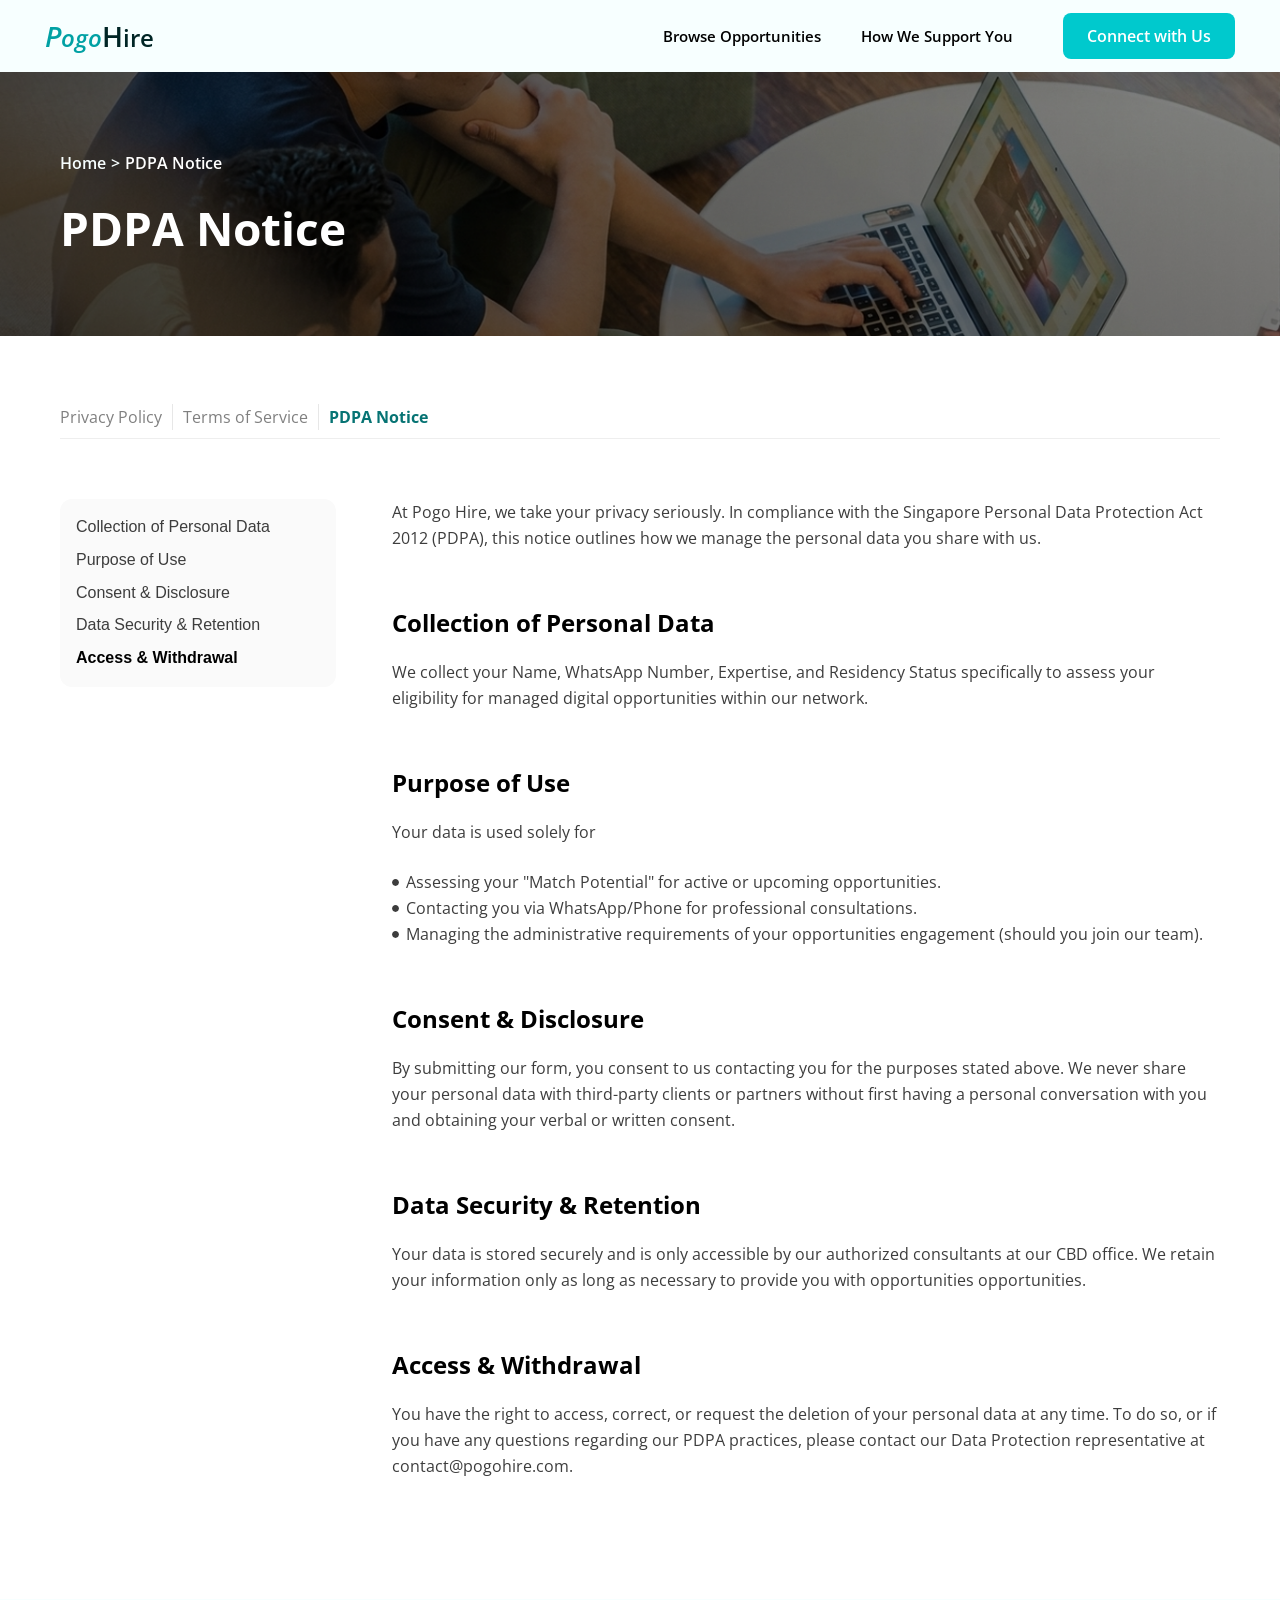
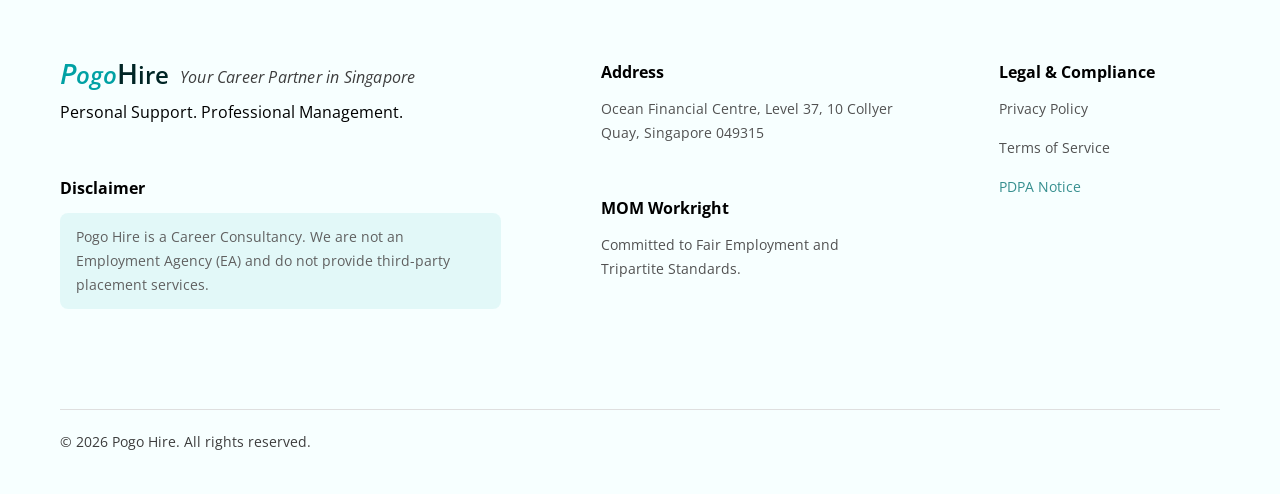
<file: pdpa-notice/index.html>
<!DOCTYPE html>

<html lang="en-US">
<head>
<meta charset="utf-8"/>
<meta content="width=device-width, initial-scale=1" name="viewport"/>
<link href="https://gmpg.org/xfn/11" rel="profile"/>
<title>PDPA Notice – Pogo Hire</title>
<meta content="noindex, nofollow" name="robots"/>
<link href="../feed/" rel="alternate" title="Pogo Hire » Feed" type="application/rss+xml"/>
<link href="../comments/feed/" rel="alternate" title="Pogo Hire » Comments Feed" type="application/rss+xml"/>
<link href="../wp-json/oembed/1.0/embed?url=https%3A%2F%2Fwww.pogohire.com%2Fpdpa-notice%2F" rel="alternate" title="oEmbed (JSON)" type="application/json+oembed"/>
<link href="../wp-json/oembed/1.0/embed?url=https%3A%2F%2Fwww.pogohire.com%2Fpdpa-notice%2F&amp;format=xml" rel="alternate" title="oEmbed (XML)" type="text/xml+oembed"/>
<style id="wp-img-auto-sizes-contain-inline-css">
img:is([sizes=auto i],[sizes^="auto," i]){contain-intrinsic-size:3000px 1500px}
/*# sourceURL=wp-img-auto-sizes-contain-inline-css */
</style>
<style id="wp-emoji-styles-inline-css">

	img.wp-smiley, img.emoji {
		display: inline !important;
		border: none !important;
		box-shadow: none !important;
		height: 1em !important;
		width: 1em !important;
		margin: 0 0.07em !important;
		vertical-align: -0.1em !important;
		background: none !important;
		padding: 0 !important;
	}
/*# sourceURL=wp-emoji-styles-inline-css */
</style>
<style id="global-styles-inline-css">
:root{--wp--preset--aspect-ratio--square: 1;--wp--preset--aspect-ratio--4-3: 4/3;--wp--preset--aspect-ratio--3-4: 3/4;--wp--preset--aspect-ratio--3-2: 3/2;--wp--preset--aspect-ratio--2-3: 2/3;--wp--preset--aspect-ratio--16-9: 16/9;--wp--preset--aspect-ratio--9-16: 9/16;--wp--preset--color--black: #000000;--wp--preset--color--cyan-bluish-gray: #abb8c3;--wp--preset--color--white: #ffffff;--wp--preset--color--pale-pink: #f78da7;--wp--preset--color--vivid-red: #cf2e2e;--wp--preset--color--luminous-vivid-orange: #ff6900;--wp--preset--color--luminous-vivid-amber: #fcb900;--wp--preset--color--light-green-cyan: #7bdcb5;--wp--preset--color--vivid-green-cyan: #00d084;--wp--preset--color--pale-cyan-blue: #8ed1fc;--wp--preset--color--vivid-cyan-blue: #0693e3;--wp--preset--color--vivid-purple: #9b51e0;--wp--preset--gradient--vivid-cyan-blue-to-vivid-purple: linear-gradient(135deg,rgb(6,147,227) 0%,rgb(155,81,224) 100%);--wp--preset--gradient--light-green-cyan-to-vivid-green-cyan: linear-gradient(135deg,rgb(122,220,180) 0%,rgb(0,208,130) 100%);--wp--preset--gradient--luminous-vivid-amber-to-luminous-vivid-orange: linear-gradient(135deg,rgb(252,185,0) 0%,rgb(255,105,0) 100%);--wp--preset--gradient--luminous-vivid-orange-to-vivid-red: linear-gradient(135deg,rgb(255,105,0) 0%,rgb(207,46,46) 100%);--wp--preset--gradient--very-light-gray-to-cyan-bluish-gray: linear-gradient(135deg,rgb(238,238,238) 0%,rgb(169,184,195) 100%);--wp--preset--gradient--cool-to-warm-spectrum: linear-gradient(135deg,rgb(74,234,220) 0%,rgb(151,120,209) 20%,rgb(207,42,186) 40%,rgb(238,44,130) 60%,rgb(251,105,98) 80%,rgb(254,248,76) 100%);--wp--preset--gradient--blush-light-purple: linear-gradient(135deg,rgb(255,206,236) 0%,rgb(152,150,240) 100%);--wp--preset--gradient--blush-bordeaux: linear-gradient(135deg,rgb(254,205,165) 0%,rgb(254,45,45) 50%,rgb(107,0,62) 100%);--wp--preset--gradient--luminous-dusk: linear-gradient(135deg,rgb(255,203,112) 0%,rgb(199,81,192) 50%,rgb(65,88,208) 100%);--wp--preset--gradient--pale-ocean: linear-gradient(135deg,rgb(255,245,203) 0%,rgb(182,227,212) 50%,rgb(51,167,181) 100%);--wp--preset--gradient--electric-grass: linear-gradient(135deg,rgb(202,248,128) 0%,rgb(113,206,126) 100%);--wp--preset--gradient--midnight: linear-gradient(135deg,rgb(2,3,129) 0%,rgb(40,116,252) 100%);--wp--preset--font-size--small: 13px;--wp--preset--font-size--medium: 20px;--wp--preset--font-size--large: 36px;--wp--preset--font-size--x-large: 42px;--wp--preset--spacing--20: 0.44rem;--wp--preset--spacing--30: 0.67rem;--wp--preset--spacing--40: 1rem;--wp--preset--spacing--50: 1.5rem;--wp--preset--spacing--60: 2.25rem;--wp--preset--spacing--70: 3.38rem;--wp--preset--spacing--80: 5.06rem;--wp--preset--shadow--natural: 6px 6px 9px rgba(0, 0, 0, 0.2);--wp--preset--shadow--deep: 12px 12px 50px rgba(0, 0, 0, 0.4);--wp--preset--shadow--sharp: 6px 6px 0px rgba(0, 0, 0, 0.2);--wp--preset--shadow--outlined: 6px 6px 0px -3px rgb(255, 255, 255), 6px 6px rgb(0, 0, 0);--wp--preset--shadow--crisp: 6px 6px 0px rgb(0, 0, 0);}.wp-block-button{--wp--preset--dimension--25: 25%;--wp--preset--dimension--50: 50%;--wp--preset--dimension--75: 75%;--wp--preset--dimension--100: 100%;}:root { --wp--style--global--content-size: 800px;--wp--style--global--wide-size: 1200px; }:where(body) { margin: 0; }.wp-site-blocks > .alignleft { float: left; margin-right: 2em; }.wp-site-blocks > .alignright { float: right; margin-left: 2em; }.wp-site-blocks > .aligncenter { justify-content: center; margin-left: auto; margin-right: auto; }:where(.wp-site-blocks) > * { margin-block-start: 24px; margin-block-end: 0; }:where(.wp-site-blocks) > :first-child { margin-block-start: 0; }:where(.wp-site-blocks) > :last-child { margin-block-end: 0; }:root { --wp--style--block-gap: 24px; }:root :where(.is-layout-flow) > :first-child{margin-block-start: 0;}:root :where(.is-layout-flow) > :last-child{margin-block-end: 0;}:root :where(.is-layout-flow) > *{margin-block-start: 24px;margin-block-end: 0;}:root :where(.is-layout-constrained) > :first-child{margin-block-start: 0;}:root :where(.is-layout-constrained) > :last-child{margin-block-end: 0;}:root :where(.is-layout-constrained) > *{margin-block-start: 24px;margin-block-end: 0;}:root :where(.is-layout-flex){gap: 24px;}:root :where(.is-layout-grid){gap: 24px;}.is-layout-flow > .alignleft{float: left;margin-inline-start: 0;margin-inline-end: 2em;}.is-layout-flow > .alignright{float: right;margin-inline-start: 2em;margin-inline-end: 0;}.is-layout-flow > .aligncenter{margin-left: auto !important;margin-right: auto !important;}.is-layout-constrained > .alignleft{float: left;margin-inline-start: 0;margin-inline-end: 2em;}.is-layout-constrained > .alignright{float: right;margin-inline-start: 2em;margin-inline-end: 0;}.is-layout-constrained > .aligncenter{margin-left: auto !important;margin-right: auto !important;}.is-layout-constrained > :where(:not(.alignleft):not(.alignright):not(.alignfull)){max-width: var(--wp--style--global--content-size);margin-left: auto !important;margin-right: auto !important;}.is-layout-constrained > .alignwide{max-width: var(--wp--style--global--wide-size);}body .is-layout-flex{display: flex;}.is-layout-flex{flex-wrap: wrap;align-items: center;}.is-layout-flex > :is(*, div){margin: 0;}body .is-layout-grid{display: grid;}.is-layout-grid > :is(*, div){margin: 0;}body{padding-top: 0px;padding-right: 0px;padding-bottom: 0px;padding-left: 0px;}:root :where(.wp-element-button, .wp-block-button__link){background-color: #32373c;border-width: 0;color: #fff;font-family: inherit;font-size: inherit;font-style: inherit;font-weight: inherit;letter-spacing: inherit;line-height: inherit;padding-top: calc(0.667em + 2px);padding-right: calc(1.333em + 2px);padding-bottom: calc(0.667em + 2px);padding-left: calc(1.333em + 2px);text-decoration: none;text-transform: inherit;}.has-black-color{color: var(--wp--preset--color--black) !important;}.has-cyan-bluish-gray-color{color: var(--wp--preset--color--cyan-bluish-gray) !important;}.has-white-color{color: var(--wp--preset--color--white) !important;}.has-pale-pink-color{color: var(--wp--preset--color--pale-pink) !important;}.has-vivid-red-color{color: var(--wp--preset--color--vivid-red) !important;}.has-luminous-vivid-orange-color{color: var(--wp--preset--color--luminous-vivid-orange) !important;}.has-luminous-vivid-amber-color{color: var(--wp--preset--color--luminous-vivid-amber) !important;}.has-light-green-cyan-color{color: var(--wp--preset--color--light-green-cyan) !important;}.has-vivid-green-cyan-color{color: var(--wp--preset--color--vivid-green-cyan) !important;}.has-pale-cyan-blue-color{color: var(--wp--preset--color--pale-cyan-blue) !important;}.has-vivid-cyan-blue-color{color: var(--wp--preset--color--vivid-cyan-blue) !important;}.has-vivid-purple-color{color: var(--wp--preset--color--vivid-purple) !important;}.has-black-background-color{background-color: var(--wp--preset--color--black) !important;}.has-cyan-bluish-gray-background-color{background-color: var(--wp--preset--color--cyan-bluish-gray) !important;}.has-white-background-color{background-color: var(--wp--preset--color--white) !important;}.has-pale-pink-background-color{background-color: var(--wp--preset--color--pale-pink) !important;}.has-vivid-red-background-color{background-color: var(--wp--preset--color--vivid-red) !important;}.has-luminous-vivid-orange-background-color{background-color: var(--wp--preset--color--luminous-vivid-orange) !important;}.has-luminous-vivid-amber-background-color{background-color: var(--wp--preset--color--luminous-vivid-amber) !important;}.has-light-green-cyan-background-color{background-color: var(--wp--preset--color--light-green-cyan) !important;}.has-vivid-green-cyan-background-color{background-color: var(--wp--preset--color--vivid-green-cyan) !important;}.has-pale-cyan-blue-background-color{background-color: var(--wp--preset--color--pale-cyan-blue) !important;}.has-vivid-cyan-blue-background-color{background-color: var(--wp--preset--color--vivid-cyan-blue) !important;}.has-vivid-purple-background-color{background-color: var(--wp--preset--color--vivid-purple) !important;}.has-black-border-color{border-color: var(--wp--preset--color--black) !important;}.has-cyan-bluish-gray-border-color{border-color: var(--wp--preset--color--cyan-bluish-gray) !important;}.has-white-border-color{border-color: var(--wp--preset--color--white) !important;}.has-pale-pink-border-color{border-color: var(--wp--preset--color--pale-pink) !important;}.has-vivid-red-border-color{border-color: var(--wp--preset--color--vivid-red) !important;}.has-luminous-vivid-orange-border-color{border-color: var(--wp--preset--color--luminous-vivid-orange) !important;}.has-luminous-vivid-amber-border-color{border-color: var(--wp--preset--color--luminous-vivid-amber) !important;}.has-light-green-cyan-border-color{border-color: var(--wp--preset--color--light-green-cyan) !important;}.has-vivid-green-cyan-border-color{border-color: var(--wp--preset--color--vivid-green-cyan) !important;}.has-pale-cyan-blue-border-color{border-color: var(--wp--preset--color--pale-cyan-blue) !important;}.has-vivid-cyan-blue-border-color{border-color: var(--wp--preset--color--vivid-cyan-blue) !important;}.has-vivid-purple-border-color{border-color: var(--wp--preset--color--vivid-purple) !important;}.has-vivid-cyan-blue-to-vivid-purple-gradient-background{background: var(--wp--preset--gradient--vivid-cyan-blue-to-vivid-purple) !important;}.has-light-green-cyan-to-vivid-green-cyan-gradient-background{background: var(--wp--preset--gradient--light-green-cyan-to-vivid-green-cyan) !important;}.has-luminous-vivid-amber-to-luminous-vivid-orange-gradient-background{background: var(--wp--preset--gradient--luminous-vivid-amber-to-luminous-vivid-orange) !important;}.has-luminous-vivid-orange-to-vivid-red-gradient-background{background: var(--wp--preset--gradient--luminous-vivid-orange-to-vivid-red) !important;}.has-very-light-gray-to-cyan-bluish-gray-gradient-background{background: var(--wp--preset--gradient--very-light-gray-to-cyan-bluish-gray) !important;}.has-cool-to-warm-spectrum-gradient-background{background: var(--wp--preset--gradient--cool-to-warm-spectrum) !important;}.has-blush-light-purple-gradient-background{background: var(--wp--preset--gradient--blush-light-purple) !important;}.has-blush-bordeaux-gradient-background{background: var(--wp--preset--gradient--blush-bordeaux) !important;}.has-luminous-dusk-gradient-background{background: var(--wp--preset--gradient--luminous-dusk) !important;}.has-pale-ocean-gradient-background{background: var(--wp--preset--gradient--pale-ocean) !important;}.has-electric-grass-gradient-background{background: var(--wp--preset--gradient--electric-grass) !important;}.has-midnight-gradient-background{background: var(--wp--preset--gradient--midnight) !important;}.has-small-font-size{font-size: var(--wp--preset--font-size--small) !important;}.has-medium-font-size{font-size: var(--wp--preset--font-size--medium) !important;}.has-large-font-size{font-size: var(--wp--preset--font-size--large) !important;}.has-x-large-font-size{font-size: var(--wp--preset--font-size--x-large) !important;}
:root :where(.wp-block-icon svg){width: 24px;}
:root :where(.wp-block-pullquote){font-size: 1.5em;line-height: 1.6;}
/*# sourceURL=global-styles-inline-css */
</style>
<link href="../css/reset.css" id="hello-elementor-css" media="all" rel="stylesheet"/>
<link href="../css/theme.css" id="hello-elementor-theme-style-css" media="all" rel="stylesheet"/>
<link href="../css/header-footer.css" id="hello-elementor-header-footer-css" media="all" rel="stylesheet"/>
<link href="../css/custom-frontend.min.css" id="elementor-frontend-css" media="all" rel="stylesheet"/>
<style id="elementor-frontend-inline-css">
.e-heading-base a, .e-paragraph-base a { all: unset; cursor: pointer; }form[data-element_type="e-form"].form-state-success [data-element_type="e-form-success-message"],form[data-element_type="e-form"].form-state-error [data-element_type="e-form-error-message"]{ display: block; }
.e-form-textarea-base:not([data-resizable]) { resize: none; } .e-form-submit-button-base { cursor: pointer; box-sizing: border-box; }
/*# sourceURL=elementor-frontend-inline-css */
</style>
<link href="../css/post-6.css" id="elementor-post-6-css" media="all" rel="stylesheet"/>
<link href="../css/widget-heading.min.css" id="widget-heading-css" media="all" rel="stylesheet"/>
<link href="../css/custom-pro-widget-nav-menu.min.css" id="widget-nav-menu-css" media="all" rel="stylesheet"/>
<link href="../css/sticky.min.css" id="e-sticky-css" media="all" rel="stylesheet"/>
<link href="../css/widget-table-of-contents.min.css" id="widget-table-of-contents-css" media="all" rel="stylesheet"/>
<link href="../css/custom-widget-icon-list.min.css" id="widget-icon-list-css" media="all" rel="stylesheet"/>
<link href="../css/post-61.css" id="elementor-post-61-css" media="all" rel="stylesheet"/>
<link href="../css/base-desktop.css" id="base-desktop-css" media="all" rel="stylesheet"/>
<link href="../css/global-frontend-desktop.css" id="global-frontend-desktop-css" media="all" rel="stylesheet"/>
<link href="../css/post-20.css" id="elementor-post-20-css" media="all" rel="stylesheet"/>
<link href="../css/post-53.css" id="elementor-post-53-css" media="all" rel="stylesheet"/>
<link href="https://fonts.googleapis.com/css?family=Open+Sans:100,100italic,200,200italic,300,300italic,400,400italic,500,500italic,600,600italic,700,700italic,800,800italic,900,900italic&amp;display=swap" id="elementor-gf-opensans-css" media="all" rel="stylesheet"/>
<script id="jquery-core-js" src="../js/jquery.min.js"></script>
<script id="jquery-migrate-js" src="../js/jquery-migrate.min.js"></script>
<link href="../wp-json/" rel="https://api.w.org/"/><link href="../wp-json/wp/v2/pages/61" rel="alternate" title="JSON" type="application/json"/><link href="../xmlrpc.php?rsd" rel="EditURI" title="RSD" type="application/rsd+xml"/>
<meta content="WordPress 7.1.2" name="generator"/>
<link href="../pdpa-notice/" rel="canonical"/>
<link href="../?p=61" rel="shortlink"/>
<meta content="Elementor 4.0.7; features: e_font_icon_svg, additional_custom_breakpoints; settings: css_print_method-external, google_font-enabled, font_display-swap" name="generator"/>
<style>
				.e-con.e-parent:nth-of-type(n+4):not(.e-lazyloaded):not(.e-no-lazyload),
				.e-con.e-parent:nth-of-type(n+4):not(.e-lazyloaded):not(.e-no-lazyload) * {
					background-image: none !important;
				}
				@media screen and (max-height: 1024px) {
					.e-con.e-parent:nth-of-type(n+3):not(.e-lazyloaded):not(.e-no-lazyload),
					.e-con.e-parent:nth-of-type(n+3):not(.e-lazyloaded):not(.e-no-lazyload) * {
						background-image: none !important;
					}
				}
				@media screen and (max-height: 640px) {
					.e-con.e-parent:nth-of-type(n+2):not(.e-lazyloaded):not(.e-no-lazyload),
					.e-con.e-parent:nth-of-type(n+2):not(.e-lazyloaded):not(.e-no-lazyload) * {
						background-image: none !important;
					}
				}
			</style>
<link href="../images/cropped-FavIcon-32x32.png" rel="icon" sizes="32x32"/>
<link href="../images/cropped-FavIcon-192x192.png" rel="icon" sizes="192x192"/>
<link href="../images/cropped-FavIcon-180x180.png" rel="apple-touch-icon"/>
<meta content="/wp-content/uploads/2026/05/cropped-FavIcon-270x270.png" name="msapplication-TileImage"/>
<style id="wp-custom-css">
body, html {
	width: 100%;
	overflow-x: hidden;
	max-width: 100%;
}

#menu-1-eed6168 .menu-item-384,
#menu-1-ebe0447 .menu-item-384, #menu-1-47f55de .menu-item-384 {
	border-width: 1px !important;
	border-left: 1px solid #E7E7E7;
	border-right: 1px solid #E7E7E7;
}

.elementor-3 .elementor-element.elementor-element-eed6168 .elementor-nav-menu--main .elementor-item.elementor-item-active, .elementor-59 .elementor-element.elementor-element-ebe0447 .elementor-nav-menu--main .elementor-item.elementor-item-active, .elementor-61 .elementor-element.elementor-element-47f55de .elementor-nav-menu--main .elementor-item.elementor-item-active {
	font-weight: 700;
}

.elementor-toc__header {
	display: none !important;
}

.elementor-toc__list-item-text.elementor-item-active {
	font-weight: 600 !important;
}

@media (max-width:1270px) and (min-width:1100px) {
	.elementor-11 .elementor-element.elementor-element-2ddefaf {
    --e-con-grid-template-columns: repeat(2, 1fr);
	}
}

@media (max-width:810px) and (min-width:767px) {
	.elementor-11 .elementor-element.elementor-element-2ddefaf {
    --e-con-grid-template-columns: repeat(1, 1fr);
	}
}

@media (max-width:975px) and (min-width:875px) {
	.elementor-11 .elementor-element.elementor-element-eb50585 img {
		height: 500px;
	}
}

</style>
<link href="../css/site-fixes.css" rel="stylesheet"/>
</head>
<body class="wp-singular page-template-default page page-id-61 wp-embed-responsive wp-theme-hello-elementor hello-elementor-default elementor-default elementor-template-full-width elementor-kit-6 elementor-page elementor-page-61">
<a class="skip-link screen-reader-text" href="#content">Skip to content</a>
<header class="elementor elementor-20 elementor-location-header" data-elementor-id="20" data-elementor-post-type="elementor_library" data-elementor-type="header">
<div class="elementor-element elementor-element-f0de634 e-flex e-con-boxed e-con e-parent" data-e-type="container" data-element_type="container" data-id="f0de634" data-settings='{"background_background":"classic","sticky":"top","sticky_anchor_link_offset":70,"sticky_on":["desktop","tablet_extra","tablet","mobile_extra","mobile"],"sticky_offset":0,"sticky_effects_offset":0}'>
<div class="e-con-inner">
<a class="elementor-element elementor-element-2b3ce2c e-con-full e-flex e-con e-child" data-e-type="container" data-element_type="container" data-id="2b3ce2c" href="../">
<div class="elementor-element elementor-element-d983ae5 elementor-widget elementor-widget-heading" data-e-type="widget" data-element_type="widget" data-id="d983ae5" data-widget_type="heading.default">
<h2 class="elementor-heading-title elementor-size-default">P</h2> </div>
<div class="elementor-element elementor-element-a150fbf elementor-widget elementor-widget-heading" data-e-type="widget" data-element_type="widget" data-id="a150fbf" data-widget_type="heading.default">
<h2 class="elementor-heading-title elementor-size-default">ogo</h2> </div>
<div class="elementor-element elementor-element-b7774bc elementor-widget elementor-widget-heading" data-e-type="widget" data-element_type="widget" data-id="b7774bc" data-widget_type="heading.default">
<h2 class="elementor-heading-title elementor-size-default">H</h2> </div>
<div class="elementor-element elementor-element-f450b96 elementor-widget elementor-widget-heading" data-e-type="widget" data-element_type="widget" data-id="f450b96" data-widget_type="heading.default">
<h2 class="elementor-heading-title elementor-size-default">ire</h2> </div>
</a>
<div class="elementor-element elementor-element-157a2de e-con-full e-flex e-con e-child" data-e-type="container" data-element_type="container" data-id="157a2de">
<div class="elementor-element elementor-element-c2f634a elementor-nav-menu__align-end elementor-nav-menu--stretch elementor-hidden-mobile elementor-nav-menu--dropdown-tablet elementor-nav-menu__text-align-aside elementor-nav-menu--toggle elementor-nav-menu--burger elementor-widget elementor-widget-nav-menu" data-e-type="widget" data-element_type="widget" data-id="c2f634a" data-settings='{"full_width":"stretch","layout":"horizontal","submenu_icon":{"value":"&lt;svg aria-hidden=\"true\" class=\"e-font-icon-svg e-fas-caret-down\" viewBox=\"0 0 320 512\" xmlns=\"http:\/\/www.w3.org\/2000\/svg\"&gt;&lt;path d=\"M31.3 192h257.3c17.8 0 26.7 21.5 14.1 34.1L174.1 354.8c-7.8 7.8-20.5 7.8-28.3 0L17.2 226.1C4.6 213.5 13.5 192 31.3 192z\"&gt;&lt;\/path&gt;&lt;\/svg&gt;","library":"fa-solid"},"toggle":"burger"}' data-widget_type="nav-menu.default">
<nav aria-label="Menu" class="elementor-nav-menu--main elementor-nav-menu__container elementor-nav-menu--layout-horizontal e--pointer-none">
<ul class="elementor-nav-menu" id="menu-1-c2f634a"><li class="menu-item menu-item-type-custom menu-item-object-custom menu-item-38"><a class="elementor-item elementor-item-anchor" href="../#browse-opportunities">Browse Opportunities</a></li>
<li class="menu-item menu-item-type-custom menu-item-object-custom menu-item-39"><a class="elementor-item elementor-item-anchor" href="../#how-we-support-you">How We Support You</a></li>
</ul> </nav>
<div aria-expanded="false" aria-label="Menu Toggle" class="elementor-menu-toggle" role="button" tabindex="0">
<svg aria-hidden="true" class="elementor-menu-toggle__icon--open e-font-icon-svg e-eicon-menu-bar" role="presentation" viewbox="0 0 1000 1000" xmlns="http://www.w3.org/2000/svg"><path d="M104 333H896C929 333 958 304 958 271S929 208 896 208H104C71 208 42 237 42 271S71 333 104 333ZM104 583H896C929 583 958 554 958 521S929 458 896 458H104C71 458 42 487 42 521S71 583 104 583ZM104 833H896C929 833 958 804 958 771S929 708 896 708H104C71 708 42 737 42 771S71 833 104 833Z"></path></svg><svg aria-hidden="true" class="elementor-menu-toggle__icon--close e-font-icon-svg e-eicon-close" role="presentation" viewbox="0 0 1000 1000" xmlns="http://www.w3.org/2000/svg"><path d="M742 167L500 408 258 167C246 154 233 150 217 150 196 150 179 158 167 167 154 179 150 196 150 212 150 229 154 242 171 254L408 500 167 742C138 771 138 800 167 829 196 858 225 858 254 829L496 587 738 829C750 842 767 846 783 846 800 846 817 842 829 829 842 817 846 804 846 783 846 767 842 750 829 737L588 500 833 258C863 229 863 200 833 171 804 137 775 137 742 167Z"></path></svg> </div>
<nav aria-hidden="true" class="elementor-nav-menu--dropdown elementor-nav-menu__container">
<ul class="elementor-nav-menu" id="menu-2-c2f634a"><li class="menu-item menu-item-type-custom menu-item-object-custom menu-item-38"><a class="elementor-item elementor-item-anchor" href="../#browse-opportunities" tabindex="-1">Browse Opportunities</a></li>
<li class="menu-item menu-item-type-custom menu-item-object-custom menu-item-39"><a class="elementor-item elementor-item-anchor" href="../#how-we-support-you" tabindex="-1">How We Support You</a></li>
</ul> </nav>
</div>
<div class="elementor-element elementor-element-e67ff90 elementor-nav-menu__align-end elementor-nav-menu--stretch elementor-hidden-desktop elementor-hidden-tablet_extra elementor-hidden-tablet elementor-hidden-mobile_extra elementor-nav-menu--dropdown-tablet elementor-nav-menu__text-align-aside elementor-nav-menu--toggle elementor-nav-menu--burger elementor-widget elementor-widget-nav-menu" data-e-type="widget" data-element_type="widget" data-id="e67ff90" data-settings='{"full_width":"stretch","layout":"horizontal","submenu_icon":{"value":"&lt;svg aria-hidden=\"true\" class=\"e-font-icon-svg e-fas-caret-down\" viewBox=\"0 0 320 512\" xmlns=\"http:\/\/www.w3.org\/2000\/svg\"&gt;&lt;path d=\"M31.3 192h257.3c17.8 0 26.7 21.5 14.1 34.1L174.1 354.8c-7.8 7.8-20.5 7.8-28.3 0L17.2 226.1C4.6 213.5 13.5 192 31.3 192z\"&gt;&lt;\/path&gt;&lt;\/svg&gt;","library":"fa-solid"},"toggle":"burger"}' data-widget_type="nav-menu.default">
<nav aria-label="Menu" class="elementor-nav-menu--main elementor-nav-menu__container elementor-nav-menu--layout-horizontal e--pointer-none">
<ul class="elementor-nav-menu" id="menu-1-e67ff90"><li class="menu-item menu-item-type-custom menu-item-object-custom menu-item-43"><a class="elementor-item elementor-item-anchor" href="../#browse-opportunities">Browse Opportunities</a></li>
<li class="menu-item menu-item-type-custom menu-item-object-custom menu-item-44"><a class="elementor-item elementor-item-anchor" href="../#how-we-support-you">How We Support You</a></li>
<li class="menu-item menu-item-type-custom menu-item-object-custom menu-item-46"><a class="elementor-item elementor-item-anchor" href="../#connect-with-us">Connect with Us</a></li>
</ul> </nav>
<div aria-expanded="false" aria-label="Menu Toggle" class="elementor-menu-toggle" role="button" tabindex="0">
<svg aria-hidden="true" class="elementor-menu-toggle__icon--open e-font-icon-svg e-eicon-menu-bar" role="presentation" viewbox="0 0 1000 1000" xmlns="http://www.w3.org/2000/svg"><path d="M104 333H896C929 333 958 304 958 271S929 208 896 208H104C71 208 42 237 42 271S71 333 104 333ZM104 583H896C929 583 958 554 958 521S929 458 896 458H104C71 458 42 487 42 521S71 583 104 583ZM104 833H896C929 833 958 804 958 771S929 708 896 708H104C71 708 42 737 42 771S71 833 104 833Z"></path></svg><svg aria-hidden="true" class="elementor-menu-toggle__icon--close e-font-icon-svg e-eicon-close" role="presentation" viewbox="0 0 1000 1000" xmlns="http://www.w3.org/2000/svg"><path d="M742 167L500 408 258 167C246 154 233 150 217 150 196 150 179 158 167 167 154 179 150 196 150 212 150 229 154 242 171 254L408 500 167 742C138 771 138 800 167 829 196 858 225 858 254 829L496 587 738 829C750 842 767 846 783 846 800 846 817 842 829 829 842 817 846 804 846 783 846 767 842 750 829 737L588 500 833 258C863 229 863 200 833 171 804 137 775 137 742 167Z"></path></svg> </div>
<nav aria-hidden="true" class="elementor-nav-menu--dropdown elementor-nav-menu__container">
<ul class="elementor-nav-menu" id="menu-2-e67ff90"><li class="menu-item menu-item-type-custom menu-item-object-custom menu-item-43"><a class="elementor-item elementor-item-anchor" href="../#browse-opportunities" tabindex="-1">Browse Opportunities</a></li>
<li class="menu-item menu-item-type-custom menu-item-object-custom menu-item-44"><a class="elementor-item elementor-item-anchor" href="../#how-we-support-you" tabindex="-1">How We Support You</a></li>
<li class="menu-item menu-item-type-custom menu-item-object-custom menu-item-46"><a class="elementor-item elementor-item-anchor" href="../#connect-with-us" tabindex="-1">Connect with Us</a></li>
</ul> </nav>
</div>
<div class="elementor-element elementor-element-326cdf8 elementor-hidden-mobile elementor-widget elementor-widget-button" data-e-type="widget" data-element_type="widget" data-id="326cdf8" data-widget_type="button.default">
<a class="elementor-button elementor-button-link elementor-size-sm" href="../#connect-with-us">
<span class="elementor-button-content-wrapper">
<span class="elementor-button-text">Connect with Us</span>
</span>
</a>
</div>
</div>
</div>
</div>
</header>
<div class="elementor elementor-61" data-elementor-id="61" data-elementor-post-type="page" data-elementor-type="wp-page">
<div class="elementor-element elementor-element-10b9e98 e-flex e-con-boxed e-con e-parent" data-e-type="container" data-element_type="container" data-id="10b9e98" data-settings='{"background_background":"classic"}'>
<div class="e-con-inner">
<div class="elementor-element elementor-element-7863d38 e-con-full e-flex e-con e-child" data-e-type="container" data-element_type="container" data-id="7863d38">
<div class="elementor-element elementor-element-d955552 elementor-widget elementor-widget-heading" data-e-type="widget" data-element_type="widget" data-id="d955552" data-widget_type="heading.default">
<h2 class="elementor-heading-title elementor-size-default"><a href="../">Home</a></h2> </div>
<div class="elementor-element elementor-element-e023710 elementor-widget elementor-widget-heading" data-e-type="widget" data-element_type="widget" data-id="e023710" data-widget_type="heading.default">
<h2 class="elementor-heading-title elementor-size-default">&gt;</h2> </div>
<div class="elementor-element elementor-element-30f962a elementor-widget elementor-widget-theme-post-title elementor-page-title elementor-widget-heading" data-e-type="widget" data-element_type="widget" data-id="30f962a" data-widget_type="theme-post-title.default">
<h1 class="elementor-heading-title elementor-size-default"><a href="../pdpa-notice/">PDPA Notice</a></h1> </div>
</div>
<div class="elementor-element elementor-element-66059a1 elementor-widget elementor-widget-theme-post-title elementor-page-title elementor-widget-heading" data-e-type="widget" data-element_type="widget" data-id="66059a1" data-widget_type="theme-post-title.default">
<h1 class="elementor-heading-title elementor-size-default">PDPA Notice</h1> </div>
</div>
</div>
<div class="elementor-element elementor-element-2364b3b e-flex e-con-boxed e-con e-parent" data-e-type="container" data-element_type="container" data-id="2364b3b">
<div class="e-con-inner">
<div class="elementor-element elementor-element-9a89244 e-con-full e-flex e-con e-child" data-e-type="container" data-element_type="container" data-id="9a89244">
<div class="elementor-element elementor-element-47f55de elementor-nav-menu--dropdown-none elementor-widget elementor-widget-nav-menu" data-e-type="widget" data-element_type="widget" data-id="47f55de" data-settings='{"layout":"horizontal","submenu_icon":{"value":"&lt;svg aria-hidden=\"true\" class=\"e-font-icon-svg e-fas-caret-down\" viewBox=\"0 0 320 512\" xmlns=\"http:\/\/www.w3.org\/2000\/svg\"&gt;&lt;path d=\"M31.3 192h257.3c17.8 0 26.7 21.5 14.1 34.1L174.1 354.8c-7.8 7.8-20.5 7.8-28.3 0L17.2 226.1C4.6 213.5 13.5 192 31.3 192z\"&gt;&lt;\/path&gt;&lt;\/svg&gt;","library":"fa-solid"}}' data-widget_type="nav-menu.default">
<nav aria-label="Menu" class="elementor-nav-menu--main elementor-nav-menu__container elementor-nav-menu--layout-horizontal e--pointer-none">
<ul class="elementor-nav-menu" id="menu-1-47f55de"><li class="menu-item menu-item-type-post_type menu-item-object-page menu-item-privacy-policy menu-item-382"><a class="elementor-item" href="../privacy-policy/" rel="privacy-policy">Privacy Policy</a></li>
<li class="menu-item menu-item-type-post_type menu-item-object-page menu-item-384"><a class="elementor-item" href="../terms-of-service/">Terms of Service</a></li>
<li class="menu-item menu-item-type-post_type menu-item-object-page current-menu-item page_item page-item-61 current_page_item menu-item-383"><a aria-current="page" class="elementor-item elementor-item-active" href="../pdpa-notice/">PDPA Notice</a></li>
</ul> </nav>
<nav aria-hidden="true" class="elementor-nav-menu--dropdown elementor-nav-menu__container">
<ul class="elementor-nav-menu" id="menu-2-47f55de"><li class="menu-item menu-item-type-post_type menu-item-object-page menu-item-privacy-policy menu-item-382"><a class="elementor-item" href="../privacy-policy/" rel="privacy-policy" tabindex="-1">Privacy Policy</a></li>
<li class="menu-item menu-item-type-post_type menu-item-object-page menu-item-384"><a class="elementor-item" href="../terms-of-service/" tabindex="-1">Terms of Service</a></li>
<li class="menu-item menu-item-type-post_type menu-item-object-page current-menu-item page_item page-item-61 current_page_item menu-item-383"><a aria-current="page" class="elementor-item elementor-item-active" href="../pdpa-notice/" tabindex="-1">PDPA Notice</a></li>
</ul> </nav>
</div>
</div>
<div class="elementor-element elementor-element-d676b14 e-con-full e-flex e-con e-child pogo-legal-content-row" data-e-type="container" data-element_type="container" data-id="d676b14">
<div class="elementor-element elementor-element-26d5e03 e-con-full elementor-hidden-mobile_extra elementor-hidden-mobile e-flex e-con e-child pogo-sticky-toc-column" data-e-type="container" data-element_type="container" data-id="26d5e03">
<div class="elementor-element elementor-element-1481019 pogo-static-toc-box e-con-full e-flex e-con e-child" data-e-type="container" data-element_type="container" data-id="1481019" data-settings='{"background_background":"classic"}'>
<div class="elementor-element elementor-element-64195ef elementor-toc--minimized-on-tablet elementor-widget elementor-widget-table-of-contents" data-e-type="widget" data-element_type="widget" data-id="64195ef" data-settings='{"headings_by_tags":["h3"],"exclude_headings_by_selector":[],"marker_view":"bullets","icon":{"value":"","library":""},"no_headings_message":"No headings were found on this page.","minimize_box":"yes","minimized_on":"tablet","hierarchical_view":"yes","min_height":{"unit":"px","size":"","sizes":[]},"min_height_tablet_extra":{"unit":"px","size":"","sizes":[]},"min_height_tablet":{"unit":"px","size":"","sizes":[]},"min_height_mobile_extra":{"unit":"px","size":"","sizes":[]},"min_height_mobile":{"unit":"px","size":"","sizes":[]}}'>
<div class="elementor-toc__header">
<div aria-controls="elementor-toc__64195ef" aria-expanded="true" aria-label="Open table of contents" class="elementor-toc__toggle-button elementor-toc__toggle-button--expand" role="button" tabindex="0"><svg aria-hidden="true" class="e-font-icon-svg e-fas-chevron-down" viewbox="0 0 448 512" xmlns="http://www.w3.org/2000/svg"><path d="M207.029 381.476L12.686 187.132c-9.373-9.373-9.373-24.569 0-33.941l22.667-22.667c9.357-9.357 24.522-9.375 33.901-.04L224 284.505l154.745-154.021c9.379-9.335 24.544-9.317 33.901.04l22.667 22.667c9.373 9.373 9.373 24.569 0 33.941L240.971 381.476c-9.373 9.372-24.569 9.372-33.942 0z"></path></svg></div>
<div aria-controls="elementor-toc__64195ef" aria-expanded="true" aria-label="Close table of contents" class="elementor-toc__toggle-button elementor-toc__toggle-button--collapse" role="button" tabindex="0"><svg aria-hidden="true" class="e-font-icon-svg e-fas-chevron-up" viewbox="0 0 448 512" xmlns="http://www.w3.org/2000/svg"><path d="M240.971 130.524l194.343 194.343c9.373 9.373 9.373 24.569 0 33.941l-22.667 22.667c-9.357 9.357-24.522 9.375-33.901.04L224 227.495 69.255 381.516c-9.379 9.335-24.544 9.317-33.901-.04l-22.667-22.667c-9.373-9.373-9.373-24.569 0-33.941L207.03 130.525c9.372-9.373 24.568-9.373 33.941-.001z"></path></svg></div>
</div>
<div class="elementor-toc__body" id="elementor-toc__64195ef"><nav aria-label="Table of contents" class="pogo-static-toc-nav"><ul class="pogo-static-toc"><li><a href="#collection-of-personal-data">Collection of Personal Data</a></li><li><a href="#purpose-of-use">Purpose of Use</a></li><li><a href="#consent-and-disclosure">Consent &amp; Disclosure</a></li><li><a href="#data-security-and-retention">Data Security &amp; Retention</a></li><li><a href="#access-and-withdrawal">Access &amp; Withdrawal</a></li></ul></nav></div>
</div>
</div>
</div>
<div class="elementor-element elementor-element-051a306 e-con-full e-flex e-con e-child" data-e-type="container" data-element_type="container" data-id="051a306">
<div class="elementor-element elementor-element-f72ed4a elementor-widget elementor-widget-heading" data-e-type="widget" data-element_type="widget" data-id="f72ed4a" data-widget_type="heading.default">
<h2 class="elementor-heading-title elementor-size-default">At Pogo Hire, we take your privacy seriously. In compliance with the Singapore Personal Data Protection Act 2012 (PDPA), this notice outlines how we manage the personal data you share with us.</h2> </div>
<div class="elementor-element elementor-element-b0b9567 e-con-full e-flex e-con e-child" data-e-type="container" data-element_type="container" data-id="b0b9567">
<div class="elementor-element elementor-element-579e2f3 elementor-widget elementor-widget-heading" data-e-type="widget" data-element_type="widget" data-id="579e2f3" data-widget_type="heading.default">
<h3 class="elementor-heading-title elementor-size-default pogo-toc-target" id="collection-of-personal-data">Collection of Personal Data</h3> </div>
<div class="elementor-element elementor-element-306fc90 elementor-widget elementor-widget-heading" data-e-type="widget" data-element_type="widget" data-id="306fc90" data-widget_type="heading.default">
<h5 class="elementor-heading-title elementor-size-default">We collect your Name, WhatsApp Number, Expertise, and Residency Status specifically to assess your eligibility for managed digital opportunities within our network.</h5> </div>
</div>
<div class="elementor-element elementor-element-7041b90 e-con-full e-flex e-con e-child" data-e-type="container" data-element_type="container" data-id="7041b90">
<div class="elementor-element elementor-element-0400ef7 elementor-widget elementor-widget-heading" data-e-type="widget" data-element_type="widget" data-id="0400ef7" data-widget_type="heading.default">
<h3 class="elementor-heading-title elementor-size-default pogo-toc-target" id="purpose-of-use">Purpose of Use</h3> </div>
<div class="elementor-element elementor-element-4cec707 elementor-widget elementor-widget-heading" data-e-type="widget" data-element_type="widget" data-id="4cec707" data-widget_type="heading.default">
<h5 class="elementor-heading-title elementor-size-default">Your data is used solely for</h5> </div>
<div class="elementor-element elementor-element-94e0e77 elementor-icon-list--layout-traditional elementor-list-item-link-full_width elementor-widget elementor-widget-icon-list" data-e-type="widget" data-element_type="widget" data-id="94e0e77" data-widget_type="icon-list.default">
<ul class="elementor-icon-list-items">
<li class="elementor-icon-list-item">
<span class="elementor-icon-list-icon">
<svg aria-hidden="true" class="e-font-icon-svg e-fas-circle" viewbox="0 0 512 512" xmlns="http://www.w3.org/2000/svg"><path d="M256 8C119 8 8 119 8 256s111 248 248 248 248-111 248-248S393 8 256 8z"></path></svg> </span>
<span class="elementor-icon-list-text">Assessing your "Match Potential" for active or upcoming opportunities. </span>
</li>
<li class="elementor-icon-list-item">
<span class="elementor-icon-list-icon">
<svg aria-hidden="true" class="e-font-icon-svg e-fas-circle" viewbox="0 0 512 512" xmlns="http://www.w3.org/2000/svg"><path d="M256 8C119 8 8 119 8 256s111 248 248 248 248-111 248-248S393 8 256 8z"></path></svg> </span>
<span class="elementor-icon-list-text">Contacting you via WhatsApp/Phone for professional consultations. </span>
</li>
<li class="elementor-icon-list-item">
<span class="elementor-icon-list-icon">
<svg aria-hidden="true" class="e-font-icon-svg e-fas-circle" viewbox="0 0 512 512" xmlns="http://www.w3.org/2000/svg"><path d="M256 8C119 8 8 119 8 256s111 248 248 248 248-111 248-248S393 8 256 8z"></path></svg> </span>
<span class="elementor-icon-list-text">Managing the administrative requirements of your opportunities engagement (should you join our team).</span>
</li>
</ul>
</div>
</div>
<div class="elementor-element elementor-element-469e5c0 e-con-full e-flex e-con e-child" data-e-type="container" data-element_type="container" data-id="469e5c0">
<div class="elementor-element elementor-element-ae3dcc7 elementor-widget elementor-widget-heading" data-e-type="widget" data-element_type="widget" data-id="ae3dcc7" data-widget_type="heading.default">
<h3 class="elementor-heading-title elementor-size-default pogo-toc-target" id="consent-and-disclosure">Consent &amp; Disclosure</h3> </div>
<div class="elementor-element elementor-element-c5786b3 elementor-widget elementor-widget-heading" data-e-type="widget" data-element_type="widget" data-id="c5786b3" data-widget_type="heading.default">
<h5 class="elementor-heading-title elementor-size-default">By submitting our form, you consent to us contacting you for the purposes stated above. We never share your personal data with third-party clients or partners without first having a personal conversation with you and obtaining your verbal or written consent.</h5> </div>
</div>
<div class="elementor-element elementor-element-0f52c9f e-con-full e-flex e-con e-child" data-e-type="container" data-element_type="container" data-id="0f52c9f">
<div class="elementor-element elementor-element-6aee6bc elementor-widget elementor-widget-heading" data-e-type="widget" data-element_type="widget" data-id="6aee6bc" data-widget_type="heading.default">
<h3 class="elementor-heading-title elementor-size-default pogo-toc-target" id="data-security-and-retention">Data Security &amp; Retention</h3> </div>
<div class="elementor-element elementor-element-182aa17 elementor-widget elementor-widget-heading" data-e-type="widget" data-element_type="widget" data-id="182aa17" data-widget_type="heading.default">
<h5 class="elementor-heading-title elementor-size-default">Your data is stored securely and is only accessible by our authorized consultants at our CBD office. We retain your information only as long as necessary to provide you with opportunities opportunities.</h5> </div>
</div>
<div class="elementor-element elementor-element-2dfa96f e-con-full e-flex e-con e-child" data-e-type="container" data-element_type="container" data-id="2dfa96f">
<div class="elementor-element elementor-element-bd8e5ef elementor-widget elementor-widget-heading" data-e-type="widget" data-element_type="widget" data-id="bd8e5ef" data-widget_type="heading.default">
<h3 class="elementor-heading-title elementor-size-default pogo-toc-target" id="access-and-withdrawal">Access &amp; Withdrawal</h3> </div>
<div class="elementor-element elementor-element-025e1d2 elementor-widget elementor-widget-heading" data-e-type="widget" data-element_type="widget" data-id="025e1d2" data-widget_type="heading.default">
<h5 class="elementor-heading-title elementor-size-default">You have the right to access, correct, or request the deletion of your personal data at any time. To do so, or if you have any questions regarding our PDPA practices, please contact our Data Protection representative at contact@pogohire.com.</h5> </div>
</div>
</div>
</div>
</div>
</div>
</div>
<footer class="elementor elementor-53 elementor-location-footer" data-elementor-id="53" data-elementor-post-type="elementor_library" data-elementor-type="footer">
<div class="elementor-element elementor-element-4be6444 e-flex e-con-boxed e-con e-parent" data-e-type="container" data-element_type="container" data-id="4be6444" data-settings='{"background_background":"classic"}'>
<div class="e-con-inner">
<div class="elementor-element elementor-element-5a721b1 e-con-full e-flex e-con e-child" data-e-type="container" data-element_type="container" data-id="5a721b1">
<div class="elementor-element elementor-element-980711f e-con-full e-flex e-con e-child" data-e-type="container" data-element_type="container" data-id="980711f">
<div class="elementor-element elementor-element-880723d e-con-full e-flex e-con e-child" data-e-type="container" data-element_type="container" data-id="880723d">
<a class="elementor-element elementor-element-1133468 e-con-full e-flex e-con e-child" data-e-type="container" data-element_type="container" data-id="1133468" href="../">
<div class="elementor-element elementor-element-09f4bf8 elementor-widget elementor-widget-heading" data-e-type="widget" data-element_type="widget" data-id="09f4bf8" data-widget_type="heading.default">
<h2 class="elementor-heading-title elementor-size-default">P</h2> </div>
<div class="elementor-element elementor-element-0c6c03b elementor-widget elementor-widget-heading" data-e-type="widget" data-element_type="widget" data-id="0c6c03b" data-widget_type="heading.default">
<h2 class="elementor-heading-title elementor-size-default">ogo</h2> </div>
<div class="elementor-element elementor-element-d0ad107 elementor-widget elementor-widget-heading" data-e-type="widget" data-element_type="widget" data-id="d0ad107" data-widget_type="heading.default">
<h2 class="elementor-heading-title elementor-size-default">H</h2> </div>
<div class="elementor-element elementor-element-ffbf2e8 elementor-widget elementor-widget-heading" data-e-type="widget" data-element_type="widget" data-id="ffbf2e8" data-widget_type="heading.default">
<h2 class="elementor-heading-title elementor-size-default">ire</h2> </div>
</a>
<div class="elementor-element elementor-element-5a2ea1a elementor-widget elementor-widget-heading" data-e-type="widget" data-element_type="widget" data-id="5a2ea1a" data-widget_type="heading.default">
<h2 class="elementor-heading-title elementor-size-default">Your Career Partner in Singapore</h2> </div>
</div>
<div class="elementor-element elementor-element-f1a10ac elementor-widget elementor-widget-heading" data-e-type="widget" data-element_type="widget" data-id="f1a10ac" data-widget_type="heading.default">
<h2 class="elementor-heading-title elementor-size-default">Personal Support. Professional Management.</h2> </div>
</div>
<div class="elementor-element elementor-element-fc1b2d0 e-con-full e-flex e-con e-child" data-e-type="container" data-element_type="container" data-id="fc1b2d0">
<div class="elementor-element elementor-element-7cb5f2f elementor-widget elementor-widget-heading" data-e-type="widget" data-element_type="widget" data-id="7cb5f2f" data-widget_type="heading.default">
<h2 class="elementor-heading-title elementor-size-default">Disclaimer</h2> </div>
<div class="elementor-element elementor-element-b7686b8 e-con-full e-flex e-con e-child" data-e-type="container" data-element_type="container" data-id="b7686b8" data-settings='{"background_background":"classic"}'>
<div class="elementor-element elementor-element-4984ced elementor-widget elementor-widget-heading" data-e-type="widget" data-element_type="widget" data-id="4984ced" data-widget_type="heading.default">
<h2 class="elementor-heading-title elementor-size-default">Pogo Hire is a Career Consultancy. We are not an Employment Agency (EA) and do not provide third-party placement services.</h2> </div>
</div>
</div>
</div>
<div class="elementor-element elementor-element-b33d1ef e-con-full e-flex e-con e-child" data-e-type="container" data-element_type="container" data-id="b33d1ef">
<div class="elementor-element elementor-element-cf6a794 e-con-full e-flex e-con e-child" data-e-type="container" data-element_type="container" data-id="cf6a794">
<div class="elementor-element elementor-element-48fb45b elementor-widget elementor-widget-heading" data-e-type="widget" data-element_type="widget" data-id="48fb45b" data-widget_type="heading.default">
<h2 class="elementor-heading-title elementor-size-default">Address</h2> </div>
<div class="elementor-element elementor-element-52ecea2 elementor-widget elementor-widget-heading" data-e-type="widget" data-element_type="widget" data-id="52ecea2" data-widget_type="heading.default">
<h2 class="elementor-heading-title elementor-size-default">Ocean Financial Centre, Level 37, 10 Collyer Quay, Singapore 049315</h2> </div>
</div>
<div class="elementor-element elementor-element-2edec76 e-con-full e-flex e-con e-child" data-e-type="container" data-element_type="container" data-id="2edec76">
<div class="elementor-element elementor-element-c735dac elementor-widget elementor-widget-heading" data-e-type="widget" data-element_type="widget" data-id="c735dac" data-widget_type="heading.default">
<h2 class="elementor-heading-title elementor-size-default">MOM Workright</h2> </div>
<div class="elementor-element elementor-element-f359e25 elementor-widget elementor-widget-heading" data-e-type="widget" data-element_type="widget" data-id="f359e25" data-widget_type="heading.default">
<h2 class="elementor-heading-title elementor-size-default">Committed to Fair Employment and Tripartite Standards.</h2> </div>
</div>
</div>
<div class="elementor-element elementor-element-0e22b57 e-con-full e-flex e-con e-child" data-e-type="container" data-element_type="container" data-id="0e22b57">
<div class="elementor-element elementor-element-401f759 elementor-widget elementor-widget-heading" data-e-type="widget" data-element_type="widget" data-id="401f759" data-widget_type="heading.default">
<h2 class="elementor-heading-title elementor-size-default">Legal &amp; Compliance</h2> </div>
<div class="elementor-element elementor-element-c76644f elementor-nav-menu--dropdown-none elementor-widget elementor-widget-nav-menu" data-e-type="widget" data-element_type="widget" data-id="c76644f" data-settings='{"layout":"vertical","submenu_icon":{"value":"&lt;svg aria-hidden=\"true\" class=\"e-font-icon-svg e-fas-caret-down\" viewBox=\"0 0 320 512\" xmlns=\"http:\/\/www.w3.org\/2000\/svg\"&gt;&lt;path d=\"M31.3 192h257.3c17.8 0 26.7 21.5 14.1 34.1L174.1 354.8c-7.8 7.8-20.5 7.8-28.3 0L17.2 226.1C4.6 213.5 13.5 192 31.3 192z\"&gt;&lt;\/path&gt;&lt;\/svg&gt;","library":"fa-solid"}}' data-widget_type="nav-menu.default">
<nav aria-label="Menu" class="elementor-nav-menu--main elementor-nav-menu__container elementor-nav-menu--layout-vertical e--pointer-none">
<ul class="elementor-nav-menu sm-vertical" id="menu-1-c76644f"><li class="menu-item menu-item-type-post_type menu-item-object-page menu-item-privacy-policy menu-item-382"><a class="elementor-item" href="../privacy-policy/" rel="privacy-policy">Privacy Policy</a></li>
<li class="menu-item menu-item-type-post_type menu-item-object-page menu-item-384"><a class="elementor-item" href="../terms-of-service/">Terms of Service</a></li>
<li class="menu-item menu-item-type-post_type menu-item-object-page current-menu-item page_item page-item-61 current_page_item menu-item-383"><a aria-current="page" class="elementor-item elementor-item-active" href="../pdpa-notice/">PDPA Notice</a></li>
</ul> </nav>
<nav aria-hidden="true" class="elementor-nav-menu--dropdown elementor-nav-menu__container">
<ul class="elementor-nav-menu sm-vertical" id="menu-2-c76644f"><li class="menu-item menu-item-type-post_type menu-item-object-page menu-item-privacy-policy menu-item-382"><a class="elementor-item" href="../privacy-policy/" rel="privacy-policy" tabindex="-1">Privacy Policy</a></li>
<li class="menu-item menu-item-type-post_type menu-item-object-page menu-item-384"><a class="elementor-item" href="../terms-of-service/" tabindex="-1">Terms of Service</a></li>
<li class="menu-item menu-item-type-post_type menu-item-object-page current-menu-item page_item page-item-61 current_page_item menu-item-383"><a aria-current="page" class="elementor-item elementor-item-active" href="../pdpa-notice/" tabindex="-1">PDPA Notice</a></li>
</ul> </nav>
</div>
</div>
</div>
</div>
<div class="elementor-element elementor-element-567d83c e-flex e-con-boxed e-con e-parent" data-e-type="container" data-element_type="container" data-id="567d83c" data-settings='{"background_background":"classic"}'>
<div class="e-con-inner">
<div class="elementor-element elementor-element-f56a17f e-con-full e-flex e-con e-child" data-e-type="container" data-element_type="container" data-id="f56a17f">
<div class="elementor-element elementor-element-1be1420 elementor-widget elementor-widget-heading" data-e-type="widget" data-element_type="widget" data-id="1be1420" data-widget_type="heading.default">
<h2 class="elementor-heading-title elementor-size-default">© 2026 Pogo Hire. All rights reserved.</h2> </div>
</div>
</div>
</div>
</footer>
<script type="speculationrules">
{"prefetch":[{"source":"document","where":{"and":[{"href_matches":"/*"},{"not":{"href_matches":["/wp-*.php","/wp-admin/*","/wp-content/uploads/*","/wp-content/*","/wp-content/plugins/*","/wp-content/themes/hello-elementor/*","/*\\?(.+)"]}},{"not":{"selector_matches":"a[rel~=\"nofollow\"]"}},{"not":{"selector_matches":".no-prefetch, .no-prefetch a"}}]},"eagerness":"conservative"}]}
</script>
<script>
				const lazyloadRunObserver = () => {
					const lazyloadBackgrounds = document.querySelectorAll( `.e-con.e-parent:not(.e-lazyloaded)` );
					const lazyloadBackgroundObserver = new IntersectionObserver( ( entries ) => {
						entries.forEach( ( entry ) => {
							if ( entry.isIntersecting ) {
								let lazyloadBackground = entry.target;
								if( lazyloadBackground ) {
									lazyloadBackground.classList.add( 'e-lazyloaded' );
								}
								lazyloadBackgroundObserver.unobserve( entry.target );
							}
						});
					}, { rootMargin: '200px 0px 200px 0px' } );
					lazyloadBackgrounds.forEach( ( lazyloadBackground ) => {
						lazyloadBackgroundObserver.observe( lazyloadBackground );
					} );
				};
				const events = [
					'DOMContentLoaded',
					'elementor/lazyload/observe',
				];
				events.forEach( ( event ) => {
					document.addEventListener( event, lazyloadRunObserver );
				} );
			</script>
<script id="hello-theme-frontend-js" src="../js/hello-frontend.js"></script>
<script id="elementor-webpack-runtime-js" src="../js/webpack.runtime.min.js"></script>
<script id="elementor-frontend-modules-js" src="../js/frontend-modules.min.js"></script>
<script id="jquery-ui-core-js-before">
jQuery.uiBackCompat = true;
//# sourceURL=jquery-ui-core-js-before
</script>
<script id="jquery-ui-core-js" src="../js/core.min.js"></script>
<script id="elementor-frontend-js-before">
var elementorFrontendConfig = {"environmentMode":{"edit":false,"wpPreview":false,"isScriptDebug":false},"i18n":{"shareOnFacebook":"Share on Facebook","shareOnTwitter":"Share on Twitter","pinIt":"Pin it","download":"Download","downloadImage":"Download image","fullscreen":"Fullscreen","zoom":"Zoom","share":"Share","playVideo":"Play Video","previous":"Previous","next":"Next","close":"Close","a11yCarouselPrevSlideMessage":"Previous slide","a11yCarouselNextSlideMessage":"Next slide","a11yCarouselFirstSlideMessage":"This is the first slide","a11yCarouselLastSlideMessage":"This is the last slide","a11yCarouselPaginationBulletMessage":"Go to slide"},"is_rtl":false,"breakpoints":{"xs":0,"sm":480,"md":480,"lg":981,"xl":1440,"xxl":1600},"responsive":{"breakpoints":{"mobile":{"label":"Mobile Portrait","value":479,"default_value":767,"direction":"max","is_enabled":true},"mobile_extra":{"label":"Mobile Landscape","value":767,"default_value":880,"direction":"max","is_enabled":true},"tablet":{"label":"Tablet Portrait","value":980,"default_value":1024,"direction":"max","is_enabled":true},"tablet_extra":{"label":"Tablet Landscape","value":1100,"default_value":1200,"direction":"max","is_enabled":true},"laptop":{"label":"Laptop","value":1366,"default_value":1366,"direction":"max","is_enabled":false},"widescreen":{"label":"Widescreen","value":2400,"default_value":2400,"direction":"min","is_enabled":false}},"hasCustomBreakpoints":true},"version":"4.0.7","is_static":false,"experimentalFeatures":{"e_font_icon_svg":true,"additional_custom_breakpoints":true,"container":true,"e_optimized_markup":true,"theme_builder_v2":true,"hello-theme-header-footer":true,"e_pro_free_trial_popup":true,"nested-elements":true,"e_atomic_elements":true,"atomic_widgets_should_enforce_capabilities":true,"editor_mcp":true,"e_bc_migrations":true,"e_classes":true,"global_classes_should_enforce_capabilities":true,"e_variables":true,"e_variables_manager":true,"e_opt_in_v4_page":true,"e_opt_in_v4":true,"e_components":true,"e_interactions":true,"e_widget_creation":true,"import-export-customization":true,"e_pro_atomic_form":true,"mega-menu":true,"e_pro_variables":true,"e_pro_interactions":true},"urls":{"assets":"https:\/\/www.pogohire.com\/wp-content\/plugins\/elementor\/assets\/","ajaxurl":"https:\/\/www.pogohire.com\/wp-admin\/admin-ajax.php","uploadUrl":"https:\/\/www.pogohire.com\/wp-content\/uploads"},"nonces":{"floatingButtonsClickTracking":"d373843d11","atomicFormsSendForm":"857d4a19e0"},"swiperClass":"swiper","settings":{"page":[],"editorPreferences":[]},"kit":{"active_breakpoints":["viewport_mobile","viewport_mobile_extra","viewport_tablet","viewport_tablet_extra"],"viewport_mobile":479,"viewport_mobile_extra":767,"viewport_tablet":980,"viewport_tablet_extra":1100,"global_image_lightbox":"yes","lightbox_enable_counter":"yes","lightbox_enable_fullscreen":"yes","lightbox_enable_zoom":"yes","lightbox_enable_share":"yes","lightbox_title_src":"title","lightbox_description_src":"description","hello_header_logo_type":"title","hello_header_menu_layout":"horizontal","hello_footer_logo_type":"logo"},"post":{"id":61,"title":"PDPA%20Notice%20%E2%80%93%20Pogo%20Hire","excerpt":"","featuredImage":false}};
//# sourceURL=elementor-frontend-js-before
</script>
<script id="elementor-frontend-js" src="../js/frontend.min.js"></script>
<script id="smartmenus-js" src="../js/jquery.smartmenus.min.js"></script>
<script id="e-sticky-js" src="../js/jquery.sticky.min.js"></script>
<script id="elementor-pro-webpack-runtime-js" src="../js/webpack-pro.runtime.min.js"></script>
<script id="wp-hooks-js" src="../js/hooks.min.js"></script>
<script id="wp-i18n-js" src="../js/i18n.min.js"></script>
<script id="wp-i18n-js-after">
wp.i18n.setLocaleData( { 'text direction\u0004ltr': [ 'ltr' ] } );
//# sourceURL=wp-i18n-js-after
</script>
<script id="elementor-pro-frontend-js-before">
var ElementorProFrontendConfig = {"ajaxurl":"https:\/\/www.pogohire.com\/wp-admin\/admin-ajax.php","nonce":"f7146a109b","urls":{"assets":"https:\/\/www.pogohire.com\/wp-content\/plugins\/elementor-pro\/assets\/","rest":"https:\/\/www.pogohire.com\/wp-json\/"},"settings":{"lazy_load_background_images":true},"popup":{"hasPopUps":false},"shareButtonsNetworks":{"facebook":{"title":"Facebook","has_counter":true},"twitter":{"title":"Twitter"},"linkedin":{"title":"LinkedIn","has_counter":true},"pinterest":{"title":"Pinterest","has_counter":true},"reddit":{"title":"Reddit","has_counter":true},"vk":{"title":"VK","has_counter":true},"odnoklassniki":{"title":"OK","has_counter":true},"tumblr":{"title":"Tumblr"},"digg":{"title":"Digg"},"skype":{"title":"Skype"},"stumbleupon":{"title":"StumbleUpon","has_counter":true},"mix":{"title":"Mix"},"telegram":{"title":"Telegram"},"pocket":{"title":"Pocket","has_counter":true},"xing":{"title":"XING","has_counter":true},"whatsapp":{"title":"WhatsApp"},"email":{"title":"Email"},"print":{"title":"Print"},"x-twitter":{"title":"X"},"threads":{"title":"Threads"}},"facebook_sdk":{"lang":"en_US","app_id":""},"lottie":{"defaultAnimationUrl":"https:\/\/www.pogohire.com\/wp-content\/plugins\/elementor-pro\/modules\/lottie\/assets\/animations\/default.json"}};
//# sourceURL=elementor-pro-frontend-js-before
</script>
<script id="elementor-pro-frontend-js" src="../js/frontend.min_d51a45.js"></script>
<script id="pro-elements-handlers-js" src="../js/elements-handlers.min.js"></script>
<script id="wp-emoji-settings" type="application/json">
{"baseUrl":"https://s.w.org/images/core/emoji/17.0.2/72x72/","ext":".png","svgUrl":"https://s.w.org/images/core/emoji/17.0.2/svg/","svgExt":".svg","source":{"concatemoji":"/wp-includes/js/wp-emoji-release.min.js?ver=7.1.2"}}
</script>
<script type="module">
/*! This file is auto-generated */
var e="script#wp-emoji-settings",t=document.querySelector(e);if(!(t instanceof HTMLScriptElement))throw new Error("Element missing: "+e);const r=JSON.parse(t.text),s=(window._wpemojiSettings=r,"wpEmojiSettingsSupports"),o=["flag","emoji"];function i(e){try{var t={supportTests:e,timestamp:(new Date).valueOf()};sessionStorage.setItem(s,JSON.stringify(t))}catch(e){}}function c(e,t,n){e.clearRect(0,0,e.canvas.width,e.canvas.height),e.fillText(t,0,0);t=new Uint32Array(e.getImageData(0,0,e.canvas.width,e.canvas.height).data);e.clearRect(0,0,e.canvas.width,e.canvas.height),e.fillText(n,0,0);const r=new Uint32Array(e.getImageData(0,0,e.canvas.width,e.canvas.height).data);return t.every((e,t)=>e===r[t])}function p(e,t){e.clearRect(0,0,e.canvas.width,e.canvas.height),e.fillText(t,0,0);var n=e.getImageData(16,16,1,1);for(let e=0;e<n.data.length;e++)if(0!==n.data[e])return!1;return!0}function u(e,t,n,r){switch(t){case"flag":return n(e,"\ud83c\udff3\ufe0f\u200d\u26a7\ufe0f","\ud83c\udff3\ufe0f\u200b\u26a7\ufe0f")?!1:!n(e,"\ud83c\udde8\ud83c\uddf6","\ud83c\udde8\u200b\ud83c\uddf6")&&!n(e,"\ud83c\udff4\udb40\udc67\udb40\udc62\udb40\udc65\udb40\udc6e\udb40\udc67\udb40\udc7f","\ud83c\udff4\u200b\udb40\udc67\u200b\udb40\udc62\u200b\udb40\udc65\u200b\udb40\udc6e\u200b\udb40\udc67\u200b\udb40\udc7f");case"emoji":return!r(e,"\ud83e\u1fac8")}return!1}function f(e,t,n,r){let a;const s=(a="undefined"!=typeof WorkerGlobalScope&&self instanceof WorkerGlobalScope?new OffscreenCanvas(300,150):document.createElement("canvas")).getContext("2d",{willReadFrequently:!0}),o=(s.textBaseline="top",s.font="600 32px Arial",{});return e.forEach(e=>{o[e]=t(s,e,n,r)}),o}function a(e){var t=document.createElement("script");t.src=e,t.defer=!0,document.head.appendChild(t)}r.supports={everything:!0,everythingExceptFlag:!0},new Promise(t=>{let n=function(){try{var e=JSON.parse(sessionStorage.getItem(s));if("object"==typeof e&&"number"==typeof e.timestamp&&(new Date).valueOf()<e.timestamp+604800&&"object"==typeof e.supportTests)return e.supportTests}catch(e){}return null}();if(!n){if("undefined"!=typeof Worker&&"undefined"!=typeof OffscreenCanvas&&"undefined"!=typeof URL&&URL.createObjectURL&&"undefined"!=typeof Blob)try{var e="postMessage("+f.toString()+"("+[JSON.stringify(o),u.toString(),c.toString(),p.toString()].join(",")+"));",r=new Blob([e],{type:"text/javascript"});const a=new Worker(URL.createObjectURL(r),{name:"wpTestEmojiSupports"});return void(a.onmessage=e=>{i(n=e.data),a.terminate(),t(n)})}catch(e){}i(n=f(o,u,c,p))}t(n)}).then(e=>{for(const n in e)r.supports[n]=e[n],r.supports.everything=r.supports.everything&&r.supports[n],"flag"!==n&&(r.supports.everythingExceptFlag=r.supports.everythingExceptFlag&&r.supports[n]);var t;r.supports.everythingExceptFlag=r.supports.everythingExceptFlag&&!r.supports.flag,r.supports.everything||((t=r.source||{}).concatemoji?a(t.concatemoji):t.wpemoji&&t.twemoji&&(a(t.twemoji),a(t.wpemoji)))});
//# sourceURL=/wp-includes/js/wp-emoji-loader.min.js
</script>
<script defer="True" src="../js/site-fixes.js"></script></body>
</html>
</file>
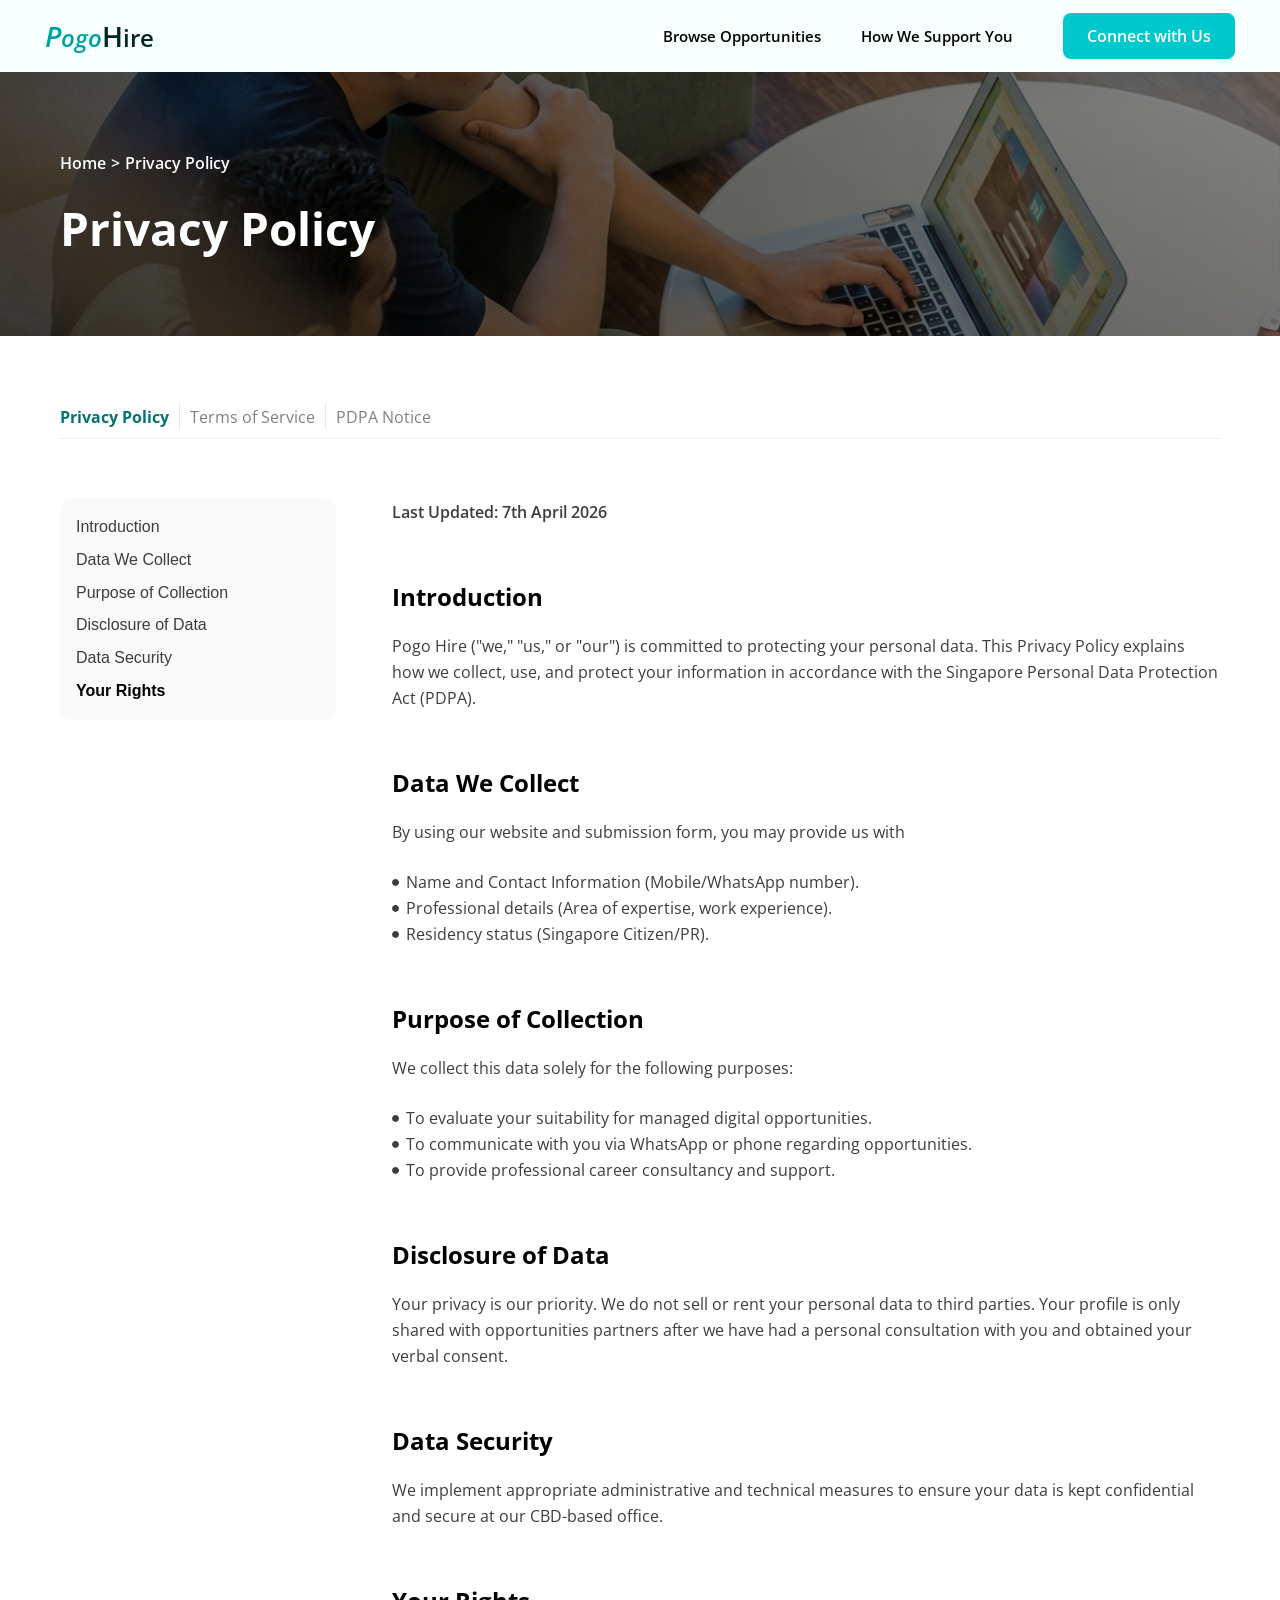
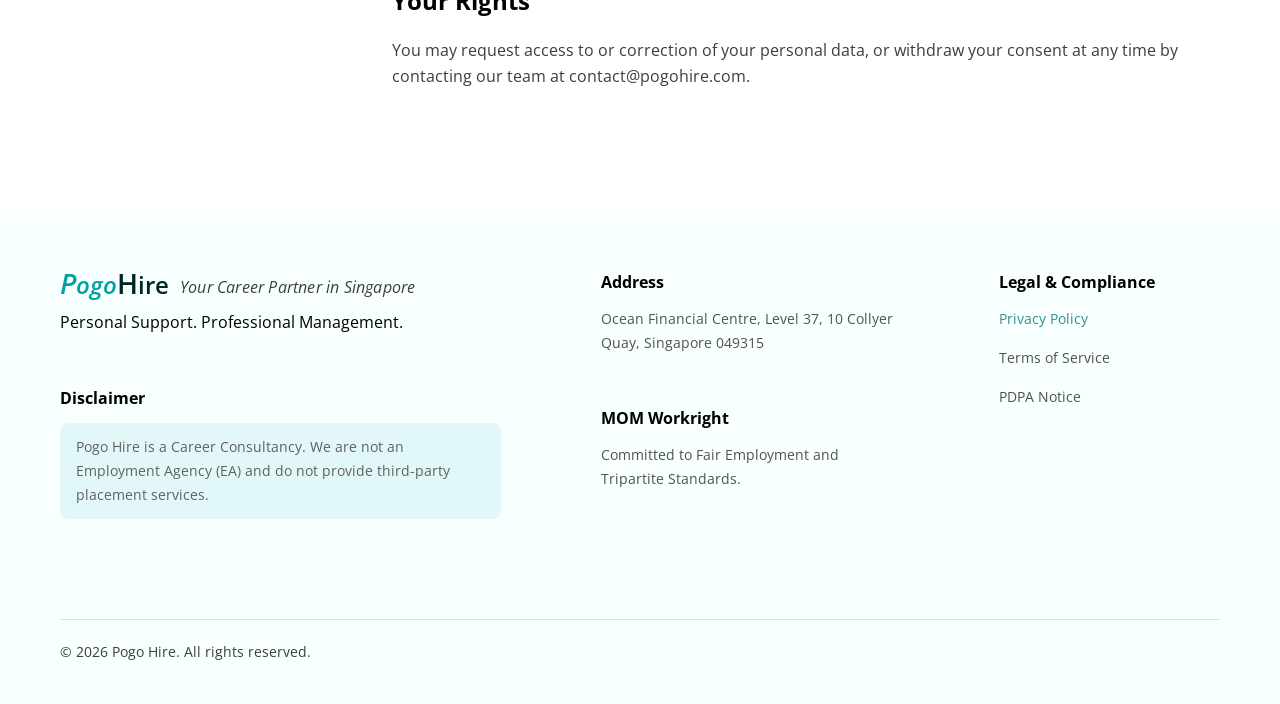
<file: privacy-policy/index.html>
<!DOCTYPE html>

<html lang="en-US">
<head>
<meta charset="utf-8"/>
<meta content="width=device-width, initial-scale=1" name="viewport"/>
<link href="https://gmpg.org/xfn/11" rel="profile"/>
<title>Privacy Policy – Pogo Hire</title>
<meta content="noindex, nofollow" name="robots"/>
<link href="../feed/" rel="alternate" title="Pogo Hire » Feed" type="application/rss+xml"/>
<link href="../comments/feed/" rel="alternate" title="Pogo Hire » Comments Feed" type="application/rss+xml"/>
<link href="../privacy-policy/feed/" rel="alternate" title="Pogo Hire » Privacy Policy Comments Feed" type="application/rss+xml"/>
<link href="../wp-json/oembed/1.0/embed?url=https%3A%2F%2Fwww.pogohire.com%2Fprivacy-policy%2F" rel="alternate" title="oEmbed (JSON)" type="application/json+oembed"/>
<link href="../wp-json/oembed/1.0/embed?url=https%3A%2F%2Fwww.pogohire.com%2Fprivacy-policy%2F&amp;format=xml" rel="alternate" title="oEmbed (XML)" type="text/xml+oembed"/>
<style id="wp-img-auto-sizes-contain-inline-css">
img:is([sizes=auto i],[sizes^="auto," i]){contain-intrinsic-size:3000px 1500px}
/*# sourceURL=wp-img-auto-sizes-contain-inline-css */
</style>
<style id="wp-emoji-styles-inline-css">

	img.wp-smiley, img.emoji {
		display: inline !important;
		border: none !important;
		box-shadow: none !important;
		height: 1em !important;
		width: 1em !important;
		margin: 0 0.07em !important;
		vertical-align: -0.1em !important;
		background: none !important;
		padding: 0 !important;
	}
/*# sourceURL=wp-emoji-styles-inline-css */
</style>
<style id="global-styles-inline-css">
:root{--wp--preset--aspect-ratio--square: 1;--wp--preset--aspect-ratio--4-3: 4/3;--wp--preset--aspect-ratio--3-4: 3/4;--wp--preset--aspect-ratio--3-2: 3/2;--wp--preset--aspect-ratio--2-3: 2/3;--wp--preset--aspect-ratio--16-9: 16/9;--wp--preset--aspect-ratio--9-16: 9/16;--wp--preset--color--black: #000000;--wp--preset--color--cyan-bluish-gray: #abb8c3;--wp--preset--color--white: #ffffff;--wp--preset--color--pale-pink: #f78da7;--wp--preset--color--vivid-red: #cf2e2e;--wp--preset--color--luminous-vivid-orange: #ff6900;--wp--preset--color--luminous-vivid-amber: #fcb900;--wp--preset--color--light-green-cyan: #7bdcb5;--wp--preset--color--vivid-green-cyan: #00d084;--wp--preset--color--pale-cyan-blue: #8ed1fc;--wp--preset--color--vivid-cyan-blue: #0693e3;--wp--preset--color--vivid-purple: #9b51e0;--wp--preset--gradient--vivid-cyan-blue-to-vivid-purple: linear-gradient(135deg,rgb(6,147,227) 0%,rgb(155,81,224) 100%);--wp--preset--gradient--light-green-cyan-to-vivid-green-cyan: linear-gradient(135deg,rgb(122,220,180) 0%,rgb(0,208,130) 100%);--wp--preset--gradient--luminous-vivid-amber-to-luminous-vivid-orange: linear-gradient(135deg,rgb(252,185,0) 0%,rgb(255,105,0) 100%);--wp--preset--gradient--luminous-vivid-orange-to-vivid-red: linear-gradient(135deg,rgb(255,105,0) 0%,rgb(207,46,46) 100%);--wp--preset--gradient--very-light-gray-to-cyan-bluish-gray: linear-gradient(135deg,rgb(238,238,238) 0%,rgb(169,184,195) 100%);--wp--preset--gradient--cool-to-warm-spectrum: linear-gradient(135deg,rgb(74,234,220) 0%,rgb(151,120,209) 20%,rgb(207,42,186) 40%,rgb(238,44,130) 60%,rgb(251,105,98) 80%,rgb(254,248,76) 100%);--wp--preset--gradient--blush-light-purple: linear-gradient(135deg,rgb(255,206,236) 0%,rgb(152,150,240) 100%);--wp--preset--gradient--blush-bordeaux: linear-gradient(135deg,rgb(254,205,165) 0%,rgb(254,45,45) 50%,rgb(107,0,62) 100%);--wp--preset--gradient--luminous-dusk: linear-gradient(135deg,rgb(255,203,112) 0%,rgb(199,81,192) 50%,rgb(65,88,208) 100%);--wp--preset--gradient--pale-ocean: linear-gradient(135deg,rgb(255,245,203) 0%,rgb(182,227,212) 50%,rgb(51,167,181) 100%);--wp--preset--gradient--electric-grass: linear-gradient(135deg,rgb(202,248,128) 0%,rgb(113,206,126) 100%);--wp--preset--gradient--midnight: linear-gradient(135deg,rgb(2,3,129) 0%,rgb(40,116,252) 100%);--wp--preset--font-size--small: 13px;--wp--preset--font-size--medium: 20px;--wp--preset--font-size--large: 36px;--wp--preset--font-size--x-large: 42px;--wp--preset--spacing--20: 0.44rem;--wp--preset--spacing--30: 0.67rem;--wp--preset--spacing--40: 1rem;--wp--preset--spacing--50: 1.5rem;--wp--preset--spacing--60: 2.25rem;--wp--preset--spacing--70: 3.38rem;--wp--preset--spacing--80: 5.06rem;--wp--preset--shadow--natural: 6px 6px 9px rgba(0, 0, 0, 0.2);--wp--preset--shadow--deep: 12px 12px 50px rgba(0, 0, 0, 0.4);--wp--preset--shadow--sharp: 6px 6px 0px rgba(0, 0, 0, 0.2);--wp--preset--shadow--outlined: 6px 6px 0px -3px rgb(255, 255, 255), 6px 6px rgb(0, 0, 0);--wp--preset--shadow--crisp: 6px 6px 0px rgb(0, 0, 0);}.wp-block-button{--wp--preset--dimension--25: 25%;--wp--preset--dimension--50: 50%;--wp--preset--dimension--75: 75%;--wp--preset--dimension--100: 100%;}:root { --wp--style--global--content-size: 800px;--wp--style--global--wide-size: 1200px; }:where(body) { margin: 0; }.wp-site-blocks > .alignleft { float: left; margin-right: 2em; }.wp-site-blocks > .alignright { float: right; margin-left: 2em; }.wp-site-blocks > .aligncenter { justify-content: center; margin-left: auto; margin-right: auto; }:where(.wp-site-blocks) > * { margin-block-start: 24px; margin-block-end: 0; }:where(.wp-site-blocks) > :first-child { margin-block-start: 0; }:where(.wp-site-blocks) > :last-child { margin-block-end: 0; }:root { --wp--style--block-gap: 24px; }:root :where(.is-layout-flow) > :first-child{margin-block-start: 0;}:root :where(.is-layout-flow) > :last-child{margin-block-end: 0;}:root :where(.is-layout-flow) > *{margin-block-start: 24px;margin-block-end: 0;}:root :where(.is-layout-constrained) > :first-child{margin-block-start: 0;}:root :where(.is-layout-constrained) > :last-child{margin-block-end: 0;}:root :where(.is-layout-constrained) > *{margin-block-start: 24px;margin-block-end: 0;}:root :where(.is-layout-flex){gap: 24px;}:root :where(.is-layout-grid){gap: 24px;}.is-layout-flow > .alignleft{float: left;margin-inline-start: 0;margin-inline-end: 2em;}.is-layout-flow > .alignright{float: right;margin-inline-start: 2em;margin-inline-end: 0;}.is-layout-flow > .aligncenter{margin-left: auto !important;margin-right: auto !important;}.is-layout-constrained > .alignleft{float: left;margin-inline-start: 0;margin-inline-end: 2em;}.is-layout-constrained > .alignright{float: right;margin-inline-start: 2em;margin-inline-end: 0;}.is-layout-constrained > .aligncenter{margin-left: auto !important;margin-right: auto !important;}.is-layout-constrained > :where(:not(.alignleft):not(.alignright):not(.alignfull)){max-width: var(--wp--style--global--content-size);margin-left: auto !important;margin-right: auto !important;}.is-layout-constrained > .alignwide{max-width: var(--wp--style--global--wide-size);}body .is-layout-flex{display: flex;}.is-layout-flex{flex-wrap: wrap;align-items: center;}.is-layout-flex > :is(*, div){margin: 0;}body .is-layout-grid{display: grid;}.is-layout-grid > :is(*, div){margin: 0;}body{padding-top: 0px;padding-right: 0px;padding-bottom: 0px;padding-left: 0px;}:root :where(.wp-element-button, .wp-block-button__link){background-color: #32373c;border-width: 0;color: #fff;font-family: inherit;font-size: inherit;font-style: inherit;font-weight: inherit;letter-spacing: inherit;line-height: inherit;padding-top: calc(0.667em + 2px);padding-right: calc(1.333em + 2px);padding-bottom: calc(0.667em + 2px);padding-left: calc(1.333em + 2px);text-decoration: none;text-transform: inherit;}.has-black-color{color: var(--wp--preset--color--black) !important;}.has-cyan-bluish-gray-color{color: var(--wp--preset--color--cyan-bluish-gray) !important;}.has-white-color{color: var(--wp--preset--color--white) !important;}.has-pale-pink-color{color: var(--wp--preset--color--pale-pink) !important;}.has-vivid-red-color{color: var(--wp--preset--color--vivid-red) !important;}.has-luminous-vivid-orange-color{color: var(--wp--preset--color--luminous-vivid-orange) !important;}.has-luminous-vivid-amber-color{color: var(--wp--preset--color--luminous-vivid-amber) !important;}.has-light-green-cyan-color{color: var(--wp--preset--color--light-green-cyan) !important;}.has-vivid-green-cyan-color{color: var(--wp--preset--color--vivid-green-cyan) !important;}.has-pale-cyan-blue-color{color: var(--wp--preset--color--pale-cyan-blue) !important;}.has-vivid-cyan-blue-color{color: var(--wp--preset--color--vivid-cyan-blue) !important;}.has-vivid-purple-color{color: var(--wp--preset--color--vivid-purple) !important;}.has-black-background-color{background-color: var(--wp--preset--color--black) !important;}.has-cyan-bluish-gray-background-color{background-color: var(--wp--preset--color--cyan-bluish-gray) !important;}.has-white-background-color{background-color: var(--wp--preset--color--white) !important;}.has-pale-pink-background-color{background-color: var(--wp--preset--color--pale-pink) !important;}.has-vivid-red-background-color{background-color: var(--wp--preset--color--vivid-red) !important;}.has-luminous-vivid-orange-background-color{background-color: var(--wp--preset--color--luminous-vivid-orange) !important;}.has-luminous-vivid-amber-background-color{background-color: var(--wp--preset--color--luminous-vivid-amber) !important;}.has-light-green-cyan-background-color{background-color: var(--wp--preset--color--light-green-cyan) !important;}.has-vivid-green-cyan-background-color{background-color: var(--wp--preset--color--vivid-green-cyan) !important;}.has-pale-cyan-blue-background-color{background-color: var(--wp--preset--color--pale-cyan-blue) !important;}.has-vivid-cyan-blue-background-color{background-color: var(--wp--preset--color--vivid-cyan-blue) !important;}.has-vivid-purple-background-color{background-color: var(--wp--preset--color--vivid-purple) !important;}.has-black-border-color{border-color: var(--wp--preset--color--black) !important;}.has-cyan-bluish-gray-border-color{border-color: var(--wp--preset--color--cyan-bluish-gray) !important;}.has-white-border-color{border-color: var(--wp--preset--color--white) !important;}.has-pale-pink-border-color{border-color: var(--wp--preset--color--pale-pink) !important;}.has-vivid-red-border-color{border-color: var(--wp--preset--color--vivid-red) !important;}.has-luminous-vivid-orange-border-color{border-color: var(--wp--preset--color--luminous-vivid-orange) !important;}.has-luminous-vivid-amber-border-color{border-color: var(--wp--preset--color--luminous-vivid-amber) !important;}.has-light-green-cyan-border-color{border-color: var(--wp--preset--color--light-green-cyan) !important;}.has-vivid-green-cyan-border-color{border-color: var(--wp--preset--color--vivid-green-cyan) !important;}.has-pale-cyan-blue-border-color{border-color: var(--wp--preset--color--pale-cyan-blue) !important;}.has-vivid-cyan-blue-border-color{border-color: var(--wp--preset--color--vivid-cyan-blue) !important;}.has-vivid-purple-border-color{border-color: var(--wp--preset--color--vivid-purple) !important;}.has-vivid-cyan-blue-to-vivid-purple-gradient-background{background: var(--wp--preset--gradient--vivid-cyan-blue-to-vivid-purple) !important;}.has-light-green-cyan-to-vivid-green-cyan-gradient-background{background: var(--wp--preset--gradient--light-green-cyan-to-vivid-green-cyan) !important;}.has-luminous-vivid-amber-to-luminous-vivid-orange-gradient-background{background: var(--wp--preset--gradient--luminous-vivid-amber-to-luminous-vivid-orange) !important;}.has-luminous-vivid-orange-to-vivid-red-gradient-background{background: var(--wp--preset--gradient--luminous-vivid-orange-to-vivid-red) !important;}.has-very-light-gray-to-cyan-bluish-gray-gradient-background{background: var(--wp--preset--gradient--very-light-gray-to-cyan-bluish-gray) !important;}.has-cool-to-warm-spectrum-gradient-background{background: var(--wp--preset--gradient--cool-to-warm-spectrum) !important;}.has-blush-light-purple-gradient-background{background: var(--wp--preset--gradient--blush-light-purple) !important;}.has-blush-bordeaux-gradient-background{background: var(--wp--preset--gradient--blush-bordeaux) !important;}.has-luminous-dusk-gradient-background{background: var(--wp--preset--gradient--luminous-dusk) !important;}.has-pale-ocean-gradient-background{background: var(--wp--preset--gradient--pale-ocean) !important;}.has-electric-grass-gradient-background{background: var(--wp--preset--gradient--electric-grass) !important;}.has-midnight-gradient-background{background: var(--wp--preset--gradient--midnight) !important;}.has-small-font-size{font-size: var(--wp--preset--font-size--small) !important;}.has-medium-font-size{font-size: var(--wp--preset--font-size--medium) !important;}.has-large-font-size{font-size: var(--wp--preset--font-size--large) !important;}.has-x-large-font-size{font-size: var(--wp--preset--font-size--x-large) !important;}
:root :where(.wp-block-icon svg){width: 24px;}
:root :where(.wp-block-pullquote){font-size: 1.5em;line-height: 1.6;}
/*# sourceURL=global-styles-inline-css */
</style>
<link href="../css/reset.css" id="hello-elementor-css" media="all" rel="stylesheet"/>
<link href="../css/theme.css" id="hello-elementor-theme-style-css" media="all" rel="stylesheet"/>
<link href="../css/header-footer.css" id="hello-elementor-header-footer-css" media="all" rel="stylesheet"/>
<link href="../css/custom-frontend.min.css" id="elementor-frontend-css" media="all" rel="stylesheet"/>
<style id="elementor-frontend-inline-css">
.e-heading-base a, .e-paragraph-base a { all: unset; cursor: pointer; }form[data-element_type="e-form"].form-state-success [data-element_type="e-form-success-message"],form[data-element_type="e-form"].form-state-error [data-element_type="e-form-error-message"]{ display: block; }
.e-form-textarea-base:not([data-resizable]) { resize: none; } .e-form-submit-button-base { cursor: pointer; box-sizing: border-box; }
/*# sourceURL=elementor-frontend-inline-css */
</style>
<link href="../css/post-6.css" id="elementor-post-6-css" media="all" rel="stylesheet"/>
<link href="../css/widget-heading.min.css" id="widget-heading-css" media="all" rel="stylesheet"/>
<link href="../css/custom-pro-widget-nav-menu.min.css" id="widget-nav-menu-css" media="all" rel="stylesheet"/>
<link href="../css/sticky.min.css" id="e-sticky-css" media="all" rel="stylesheet"/>
<link href="../css/widget-table-of-contents.min.css" id="widget-table-of-contents-css" media="all" rel="stylesheet"/>
<link href="../css/custom-widget-icon-list.min.css" id="widget-icon-list-css" media="all" rel="stylesheet"/>
<link href="../css/post-3.css" id="elementor-post-3-css" media="all" rel="stylesheet"/>
<link href="../css/base-desktop.css" id="base-desktop-css" media="all" rel="stylesheet"/>
<link href="../css/global-frontend-desktop.css" id="global-frontend-desktop-css" media="all" rel="stylesheet"/>
<link href="../css/post-20.css" id="elementor-post-20-css" media="all" rel="stylesheet"/>
<link href="../css/post-53.css" id="elementor-post-53-css" media="all" rel="stylesheet"/>
<link href="https://fonts.googleapis.com/css?family=Open+Sans:100,100italic,200,200italic,300,300italic,400,400italic,500,500italic,600,600italic,700,700italic,800,800italic,900,900italic&amp;display=swap" id="elementor-gf-opensans-css" media="all" rel="stylesheet"/>
<script id="jquery-core-js" src="../js/jquery.min.js"></script>
<script id="jquery-migrate-js" src="../js/jquery-migrate.min.js"></script>
<link href="../wp-json/" rel="https://api.w.org/"/><link href="../wp-json/wp/v2/pages/3" rel="alternate" title="JSON" type="application/json"/><link href="../xmlrpc.php?rsd" rel="EditURI" title="RSD" type="application/rsd+xml"/>
<meta content="WordPress 7.1.2" name="generator"/>
<link href="../privacy-policy/" rel="canonical"/>
<link href="../?p=3" rel="shortlink"/>
<meta content="Elementor 4.0.7; features: e_font_icon_svg, additional_custom_breakpoints; settings: css_print_method-external, google_font-enabled, font_display-swap" name="generator"/>
<style>
				.e-con.e-parent:nth-of-type(n+4):not(.e-lazyloaded):not(.e-no-lazyload),
				.e-con.e-parent:nth-of-type(n+4):not(.e-lazyloaded):not(.e-no-lazyload) * {
					background-image: none !important;
				}
				@media screen and (max-height: 1024px) {
					.e-con.e-parent:nth-of-type(n+3):not(.e-lazyloaded):not(.e-no-lazyload),
					.e-con.e-parent:nth-of-type(n+3):not(.e-lazyloaded):not(.e-no-lazyload) * {
						background-image: none !important;
					}
				}
				@media screen and (max-height: 640px) {
					.e-con.e-parent:nth-of-type(n+2):not(.e-lazyloaded):not(.e-no-lazyload),
					.e-con.e-parent:nth-of-type(n+2):not(.e-lazyloaded):not(.e-no-lazyload) * {
						background-image: none !important;
					}
				}
			</style>
<link href="../images/cropped-FavIcon-32x32.png" rel="icon" sizes="32x32"/>
<link href="../images/cropped-FavIcon-192x192.png" rel="icon" sizes="192x192"/>
<link href="../images/cropped-FavIcon-180x180.png" rel="apple-touch-icon"/>
<meta content="/wp-content/uploads/2026/05/cropped-FavIcon-270x270.png" name="msapplication-TileImage"/>
<style id="wp-custom-css">
body, html {
	width: 100%;
	overflow-x: hidden;
	max-width: 100%;
}

#menu-1-eed6168 .menu-item-384,
#menu-1-ebe0447 .menu-item-384, #menu-1-47f55de .menu-item-384 {
	border-width: 1px !important;
	border-left: 1px solid #E7E7E7;
	border-right: 1px solid #E7E7E7;
}

.elementor-3 .elementor-element.elementor-element-eed6168 .elementor-nav-menu--main .elementor-item.elementor-item-active, .elementor-59 .elementor-element.elementor-element-ebe0447 .elementor-nav-menu--main .elementor-item.elementor-item-active, .elementor-61 .elementor-element.elementor-element-47f55de .elementor-nav-menu--main .elementor-item.elementor-item-active {
	font-weight: 700;
}

.elementor-toc__header {
	display: none !important;
}

.elementor-toc__list-item-text.elementor-item-active {
	font-weight: 600 !important;
}

@media (max-width:1270px) and (min-width:1100px) {
	.elementor-11 .elementor-element.elementor-element-2ddefaf {
    --e-con-grid-template-columns: repeat(2, 1fr);
	}
}

@media (max-width:810px) and (min-width:767px) {
	.elementor-11 .elementor-element.elementor-element-2ddefaf {
    --e-con-grid-template-columns: repeat(1, 1fr);
	}
}

@media (max-width:975px) and (min-width:875px) {
	.elementor-11 .elementor-element.elementor-element-eb50585 img {
		height: 500px;
	}
}

</style>
<link href="../css/site-fixes.css" rel="stylesheet"/>
</head>
<body class="privacy-policy wp-singular page-template-default page page-id-3 wp-embed-responsive wp-theme-hello-elementor hello-elementor-default elementor-default elementor-template-full-width elementor-kit-6 elementor-page elementor-page-3">
<a class="skip-link screen-reader-text" href="#content">Skip to content</a>
<header class="elementor elementor-20 elementor-location-header" data-elementor-id="20" data-elementor-post-type="elementor_library" data-elementor-type="header">
<div class="elementor-element elementor-element-f0de634 e-flex e-con-boxed e-con e-parent" data-e-type="container" data-element_type="container" data-id="f0de634" data-settings='{"background_background":"classic","sticky":"top","sticky_anchor_link_offset":70,"sticky_on":["desktop","tablet_extra","tablet","mobile_extra","mobile"],"sticky_offset":0,"sticky_effects_offset":0}'>
<div class="e-con-inner">
<a class="elementor-element elementor-element-2b3ce2c e-con-full e-flex e-con e-child" data-e-type="container" data-element_type="container" data-id="2b3ce2c" href="../">
<div class="elementor-element elementor-element-d983ae5 elementor-widget elementor-widget-heading" data-e-type="widget" data-element_type="widget" data-id="d983ae5" data-widget_type="heading.default">
<h2 class="elementor-heading-title elementor-size-default">P</h2> </div>
<div class="elementor-element elementor-element-a150fbf elementor-widget elementor-widget-heading" data-e-type="widget" data-element_type="widget" data-id="a150fbf" data-widget_type="heading.default">
<h2 class="elementor-heading-title elementor-size-default">ogo</h2> </div>
<div class="elementor-element elementor-element-b7774bc elementor-widget elementor-widget-heading" data-e-type="widget" data-element_type="widget" data-id="b7774bc" data-widget_type="heading.default">
<h2 class="elementor-heading-title elementor-size-default">H</h2> </div>
<div class="elementor-element elementor-element-f450b96 elementor-widget elementor-widget-heading" data-e-type="widget" data-element_type="widget" data-id="f450b96" data-widget_type="heading.default">
<h2 class="elementor-heading-title elementor-size-default">ire</h2> </div>
</a>
<div class="elementor-element elementor-element-157a2de e-con-full e-flex e-con e-child" data-e-type="container" data-element_type="container" data-id="157a2de">
<div class="elementor-element elementor-element-c2f634a elementor-nav-menu__align-end elementor-nav-menu--stretch elementor-hidden-mobile elementor-nav-menu--dropdown-tablet elementor-nav-menu__text-align-aside elementor-nav-menu--toggle elementor-nav-menu--burger elementor-widget elementor-widget-nav-menu" data-e-type="widget" data-element_type="widget" data-id="c2f634a" data-settings='{"full_width":"stretch","layout":"horizontal","submenu_icon":{"value":"&lt;svg aria-hidden=\"true\" class=\"e-font-icon-svg e-fas-caret-down\" viewBox=\"0 0 320 512\" xmlns=\"http:\/\/www.w3.org\/2000\/svg\"&gt;&lt;path d=\"M31.3 192h257.3c17.8 0 26.7 21.5 14.1 34.1L174.1 354.8c-7.8 7.8-20.5 7.8-28.3 0L17.2 226.1C4.6 213.5 13.5 192 31.3 192z\"&gt;&lt;\/path&gt;&lt;\/svg&gt;","library":"fa-solid"},"toggle":"burger"}' data-widget_type="nav-menu.default">
<nav aria-label="Menu" class="elementor-nav-menu--main elementor-nav-menu__container elementor-nav-menu--layout-horizontal e--pointer-none">
<ul class="elementor-nav-menu" id="menu-1-c2f634a"><li class="menu-item menu-item-type-custom menu-item-object-custom menu-item-38"><a class="elementor-item elementor-item-anchor" href="../#browse-opportunities">Browse Opportunities</a></li>
<li class="menu-item menu-item-type-custom menu-item-object-custom menu-item-39"><a class="elementor-item elementor-item-anchor" href="../#how-we-support-you">How We Support You</a></li>
</ul> </nav>
<div aria-expanded="false" aria-label="Menu Toggle" class="elementor-menu-toggle" role="button" tabindex="0">
<svg aria-hidden="true" class="elementor-menu-toggle__icon--open e-font-icon-svg e-eicon-menu-bar" role="presentation" viewbox="0 0 1000 1000" xmlns="http://www.w3.org/2000/svg"><path d="M104 333H896C929 333 958 304 958 271S929 208 896 208H104C71 208 42 237 42 271S71 333 104 333ZM104 583H896C929 583 958 554 958 521S929 458 896 458H104C71 458 42 487 42 521S71 583 104 583ZM104 833H896C929 833 958 804 958 771S929 708 896 708H104C71 708 42 737 42 771S71 833 104 833Z"></path></svg><svg aria-hidden="true" class="elementor-menu-toggle__icon--close e-font-icon-svg e-eicon-close" role="presentation" viewbox="0 0 1000 1000" xmlns="http://www.w3.org/2000/svg"><path d="M742 167L500 408 258 167C246 154 233 150 217 150 196 150 179 158 167 167 154 179 150 196 150 212 150 229 154 242 171 254L408 500 167 742C138 771 138 800 167 829 196 858 225 858 254 829L496 587 738 829C750 842 767 846 783 846 800 846 817 842 829 829 842 817 846 804 846 783 846 767 842 750 829 737L588 500 833 258C863 229 863 200 833 171 804 137 775 137 742 167Z"></path></svg> </div>
<nav aria-hidden="true" class="elementor-nav-menu--dropdown elementor-nav-menu__container">
<ul class="elementor-nav-menu" id="menu-2-c2f634a"><li class="menu-item menu-item-type-custom menu-item-object-custom menu-item-38"><a class="elementor-item elementor-item-anchor" href="../#browse-opportunities" tabindex="-1">Browse Opportunities</a></li>
<li class="menu-item menu-item-type-custom menu-item-object-custom menu-item-39"><a class="elementor-item elementor-item-anchor" href="../#how-we-support-you" tabindex="-1">How We Support You</a></li>
</ul> </nav>
</div>
<div class="elementor-element elementor-element-e67ff90 elementor-nav-menu__align-end elementor-nav-menu--stretch elementor-hidden-desktop elementor-hidden-tablet_extra elementor-hidden-tablet elementor-hidden-mobile_extra elementor-nav-menu--dropdown-tablet elementor-nav-menu__text-align-aside elementor-nav-menu--toggle elementor-nav-menu--burger elementor-widget elementor-widget-nav-menu" data-e-type="widget" data-element_type="widget" data-id="e67ff90" data-settings='{"full_width":"stretch","layout":"horizontal","submenu_icon":{"value":"&lt;svg aria-hidden=\"true\" class=\"e-font-icon-svg e-fas-caret-down\" viewBox=\"0 0 320 512\" xmlns=\"http:\/\/www.w3.org\/2000\/svg\"&gt;&lt;path d=\"M31.3 192h257.3c17.8 0 26.7 21.5 14.1 34.1L174.1 354.8c-7.8 7.8-20.5 7.8-28.3 0L17.2 226.1C4.6 213.5 13.5 192 31.3 192z\"&gt;&lt;\/path&gt;&lt;\/svg&gt;","library":"fa-solid"},"toggle":"burger"}' data-widget_type="nav-menu.default">
<nav aria-label="Menu" class="elementor-nav-menu--main elementor-nav-menu__container elementor-nav-menu--layout-horizontal e--pointer-none">
<ul class="elementor-nav-menu" id="menu-1-e67ff90"><li class="menu-item menu-item-type-custom menu-item-object-custom menu-item-43"><a class="elementor-item elementor-item-anchor" href="../#browse-opportunities">Browse Opportunities</a></li>
<li class="menu-item menu-item-type-custom menu-item-object-custom menu-item-44"><a class="elementor-item elementor-item-anchor" href="../#how-we-support-you">How We Support You</a></li>
<li class="menu-item menu-item-type-custom menu-item-object-custom menu-item-46"><a class="elementor-item elementor-item-anchor" href="../#connect-with-us">Connect with Us</a></li>
</ul> </nav>
<div aria-expanded="false" aria-label="Menu Toggle" class="elementor-menu-toggle" role="button" tabindex="0">
<svg aria-hidden="true" class="elementor-menu-toggle__icon--open e-font-icon-svg e-eicon-menu-bar" role="presentation" viewbox="0 0 1000 1000" xmlns="http://www.w3.org/2000/svg"><path d="M104 333H896C929 333 958 304 958 271S929 208 896 208H104C71 208 42 237 42 271S71 333 104 333ZM104 583H896C929 583 958 554 958 521S929 458 896 458H104C71 458 42 487 42 521S71 583 104 583ZM104 833H896C929 833 958 804 958 771S929 708 896 708H104C71 708 42 737 42 771S71 833 104 833Z"></path></svg><svg aria-hidden="true" class="elementor-menu-toggle__icon--close e-font-icon-svg e-eicon-close" role="presentation" viewbox="0 0 1000 1000" xmlns="http://www.w3.org/2000/svg"><path d="M742 167L500 408 258 167C246 154 233 150 217 150 196 150 179 158 167 167 154 179 150 196 150 212 150 229 154 242 171 254L408 500 167 742C138 771 138 800 167 829 196 858 225 858 254 829L496 587 738 829C750 842 767 846 783 846 800 846 817 842 829 829 842 817 846 804 846 783 846 767 842 750 829 737L588 500 833 258C863 229 863 200 833 171 804 137 775 137 742 167Z"></path></svg> </div>
<nav aria-hidden="true" class="elementor-nav-menu--dropdown elementor-nav-menu__container">
<ul class="elementor-nav-menu" id="menu-2-e67ff90"><li class="menu-item menu-item-type-custom menu-item-object-custom menu-item-43"><a class="elementor-item elementor-item-anchor" href="../#browse-opportunities" tabindex="-1">Browse Opportunities</a></li>
<li class="menu-item menu-item-type-custom menu-item-object-custom menu-item-44"><a class="elementor-item elementor-item-anchor" href="../#how-we-support-you" tabindex="-1">How We Support You</a></li>
<li class="menu-item menu-item-type-custom menu-item-object-custom menu-item-46"><a class="elementor-item elementor-item-anchor" href="../#connect-with-us" tabindex="-1">Connect with Us</a></li>
</ul> </nav>
</div>
<div class="elementor-element elementor-element-326cdf8 elementor-hidden-mobile elementor-widget elementor-widget-button" data-e-type="widget" data-element_type="widget" data-id="326cdf8" data-widget_type="button.default">
<a class="elementor-button elementor-button-link elementor-size-sm" href="../#connect-with-us">
<span class="elementor-button-content-wrapper">
<span class="elementor-button-text">Connect with Us</span>
</span>
</a>
</div>
</div>
</div>
</div>
</header>
<div class="elementor elementor-3" data-elementor-id="3" data-elementor-post-type="page" data-elementor-type="wp-page">
<div class="elementor-element elementor-element-68603c1 e-flex e-con-boxed e-con e-parent" data-e-type="container" data-element_type="container" data-id="68603c1" data-settings='{"background_background":"classic"}'>
<div class="e-con-inner">
<div class="elementor-element elementor-element-ae8aca0 e-con-full e-flex e-con e-child" data-e-type="container" data-element_type="container" data-id="ae8aca0">
<div class="elementor-element elementor-element-748988f elementor-widget elementor-widget-heading" data-e-type="widget" data-element_type="widget" data-id="748988f" data-widget_type="heading.default">
<h2 class="elementor-heading-title elementor-size-default"><a href="../">Home</a></h2> </div>
<div class="elementor-element elementor-element-2e8c78d elementor-widget elementor-widget-heading" data-e-type="widget" data-element_type="widget" data-id="2e8c78d" data-widget_type="heading.default">
<h2 class="elementor-heading-title elementor-size-default">&gt;</h2> </div>
<div class="elementor-element elementor-element-5ca0308 elementor-widget elementor-widget-theme-post-title elementor-page-title elementor-widget-heading" data-e-type="widget" data-element_type="widget" data-id="5ca0308" data-widget_type="theme-post-title.default">
<h1 class="elementor-heading-title elementor-size-default"><a href="../privacy-policy/">Privacy Policy</a></h1> </div>
</div>
<div class="elementor-element elementor-element-1831e89 elementor-widget elementor-widget-theme-post-title elementor-page-title elementor-widget-heading" data-e-type="widget" data-element_type="widget" data-id="1831e89" data-widget_type="theme-post-title.default">
<h1 class="elementor-heading-title elementor-size-default">Privacy Policy</h1> </div>
</div>
</div>
<div class="elementor-element elementor-element-fce8c07 e-flex e-con-boxed e-con e-parent" data-e-type="container" data-element_type="container" data-id="fce8c07">
<div class="e-con-inner">
<div class="elementor-element elementor-element-bf81559 e-con-full e-flex e-con e-child" data-e-type="container" data-element_type="container" data-id="bf81559">
<div class="elementor-element elementor-element-eed6168 elementor-nav-menu--dropdown-none elementor-widget elementor-widget-nav-menu" data-e-type="widget" data-element_type="widget" data-id="eed6168" data-settings='{"layout":"horizontal","submenu_icon":{"value":"&lt;svg aria-hidden=\"true\" class=\"e-font-icon-svg e-fas-caret-down\" viewBox=\"0 0 320 512\" xmlns=\"http:\/\/www.w3.org\/2000\/svg\"&gt;&lt;path d=\"M31.3 192h257.3c17.8 0 26.7 21.5 14.1 34.1L174.1 354.8c-7.8 7.8-20.5 7.8-28.3 0L17.2 226.1C4.6 213.5 13.5 192 31.3 192z\"&gt;&lt;\/path&gt;&lt;\/svg&gt;","library":"fa-solid"}}' data-widget_type="nav-menu.default">
<nav aria-label="Menu" class="elementor-nav-menu--main elementor-nav-menu__container elementor-nav-menu--layout-horizontal e--pointer-none">
<ul class="elementor-nav-menu" id="menu-1-eed6168"><li class="menu-item menu-item-type-post_type menu-item-object-page menu-item-privacy-policy current-menu-item page_item page-item-3 current_page_item menu-item-382"><a aria-current="page" class="elementor-item elementor-item-active" href="../privacy-policy/" rel="privacy-policy">Privacy Policy</a></li>
<li class="menu-item menu-item-type-post_type menu-item-object-page menu-item-384"><a class="elementor-item" href="../terms-of-service/">Terms of Service</a></li>
<li class="menu-item menu-item-type-post_type menu-item-object-page menu-item-383"><a class="elementor-item" href="../pdpa-notice/">PDPA Notice</a></li>
</ul> </nav>
<nav aria-hidden="true" class="elementor-nav-menu--dropdown elementor-nav-menu__container">
<ul class="elementor-nav-menu" id="menu-2-eed6168"><li class="menu-item menu-item-type-post_type menu-item-object-page menu-item-privacy-policy current-menu-item page_item page-item-3 current_page_item menu-item-382"><a aria-current="page" class="elementor-item elementor-item-active" href="../privacy-policy/" rel="privacy-policy" tabindex="-1">Privacy Policy</a></li>
<li class="menu-item menu-item-type-post_type menu-item-object-page menu-item-384"><a class="elementor-item" href="../terms-of-service/" tabindex="-1">Terms of Service</a></li>
<li class="menu-item menu-item-type-post_type menu-item-object-page menu-item-383"><a class="elementor-item" href="../pdpa-notice/" tabindex="-1">PDPA Notice</a></li>
</ul> </nav>
</div>
</div>
<div class="elementor-element elementor-element-fde4009 e-con-full e-flex e-con e-child pogo-legal-content-row" data-e-type="container" data-element_type="container" data-id="fde4009">
<div class="elementor-element elementor-element-08928b8 e-con-full elementor-hidden-mobile_extra elementor-hidden-mobile e-flex e-con e-child pogo-sticky-toc-column" data-e-type="container" data-element_type="container" data-id="08928b8">
<div class="elementor-element elementor-element-d2d80ec pogo-static-toc-box e-con-full e-flex e-con e-child" data-e-type="container" data-element_type="container" data-id="d2d80ec" data-settings='{"background_background":"classic"}'>
<div class="elementor-element elementor-element-3bbc6b1 elementor-toc--minimized-on-tablet elementor-widget elementor-widget-table-of-contents" data-e-type="widget" data-element_type="widget" data-id="3bbc6b1" data-settings='{"headings_by_tags":["h3"],"exclude_headings_by_selector":[],"marker_view":"bullets","icon":{"value":"","library":""},"no_headings_message":"No headings were found on this page.","minimize_box":"yes","minimized_on":"tablet","hierarchical_view":"yes","min_height":{"unit":"px","size":"","sizes":[]},"min_height_tablet_extra":{"unit":"px","size":"","sizes":[]},"min_height_tablet":{"unit":"px","size":"","sizes":[]},"min_height_mobile_extra":{"unit":"px","size":"","sizes":[]},"min_height_mobile":{"unit":"px","size":"","sizes":[]}}'>
<div class="elementor-toc__header">
<div aria-controls="elementor-toc__3bbc6b1" aria-expanded="true" aria-label="Open table of contents" class="elementor-toc__toggle-button elementor-toc__toggle-button--expand" role="button" tabindex="0"><svg aria-hidden="true" class="e-font-icon-svg e-fas-chevron-down" viewbox="0 0 448 512" xmlns="http://www.w3.org/2000/svg"><path d="M207.029 381.476L12.686 187.132c-9.373-9.373-9.373-24.569 0-33.941l22.667-22.667c9.357-9.357 24.522-9.375 33.901-.04L224 284.505l154.745-154.021c9.379-9.335 24.544-9.317 33.901.04l22.667 22.667c9.373 9.373 9.373 24.569 0 33.941L240.971 381.476c-9.373 9.372-24.569 9.372-33.942 0z"></path></svg></div>
<div aria-controls="elementor-toc__3bbc6b1" aria-expanded="true" aria-label="Close table of contents" class="elementor-toc__toggle-button elementor-toc__toggle-button--collapse" role="button" tabindex="0"><svg aria-hidden="true" class="e-font-icon-svg e-fas-chevron-up" viewbox="0 0 448 512" xmlns="http://www.w3.org/2000/svg"><path d="M240.971 130.524l194.343 194.343c9.373 9.373 9.373 24.569 0 33.941l-22.667 22.667c-9.357 9.357-24.522 9.375-33.901.04L224 227.495 69.255 381.516c-9.379 9.335-24.544 9.317-33.901-.04l-22.667-22.667c-9.373-9.373-9.373-24.569 0-33.941L207.03 130.525c9.372-9.373 24.568-9.373 33.941-.001z"></path></svg></div>
</div>
<div class="elementor-toc__body" id="elementor-toc__3bbc6b1"><nav aria-label="Table of contents" class="pogo-static-toc-nav"><ul class="pogo-static-toc"><li><a href="#introduction">Introduction</a></li><li><a href="#data-we-collect">Data We Collect</a></li><li><a href="#purpose-of-collection">Purpose of Collection</a></li><li><a href="#disclosure-of-data">Disclosure of Data</a></li><li><a href="#data-security">Data Security</a></li><li><a href="#your-rights">Your Rights</a></li></ul></nav></div>
</div>
</div>
</div>
<div class="elementor-element elementor-element-5ed6cd2 e-con-full e-flex e-con e-child" data-e-type="container" data-element_type="container" data-id="5ed6cd2">
<div class="elementor-element elementor-element-5a6a8ec elementor-widget elementor-widget-heading" data-e-type="widget" data-element_type="widget" data-id="5a6a8ec" data-widget_type="heading.default">
<h2 class="elementor-heading-title elementor-size-default">Last Updated: 7th April 2026</h2> </div>
<div class="elementor-element elementor-element-e1b4e11 e-con-full e-flex e-con e-child" data-e-type="container" data-element_type="container" data-id="e1b4e11">
<div class="elementor-element elementor-element-5cb8efd elementor-widget elementor-widget-heading" data-e-type="widget" data-element_type="widget" data-id="5cb8efd" data-widget_type="heading.default">
<h3 class="elementor-heading-title elementor-size-default pogo-toc-target" id="introduction">Introduction</h3> </div>
<div class="elementor-element elementor-element-9e02029 elementor-widget elementor-widget-heading" data-e-type="widget" data-element_type="widget" data-id="9e02029" data-widget_type="heading.default">
<h5 class="elementor-heading-title elementor-size-default">Pogo Hire ("we," "us," or "our") is committed to protecting your personal data. This Privacy Policy explains how we collect, use, and protect your information in accordance with the Singapore Personal Data Protection Act (PDPA).</h5> </div>
</div>
<div class="elementor-element elementor-element-8e72bc3 e-con-full e-flex e-con e-child" data-e-type="container" data-element_type="container" data-id="8e72bc3">
<div class="elementor-element elementor-element-bb61663 elementor-widget elementor-widget-heading" data-e-type="widget" data-element_type="widget" data-id="bb61663" data-widget_type="heading.default">
<h3 class="elementor-heading-title elementor-size-default pogo-toc-target" id="data-we-collect">Data We Collect</h3> </div>
<div class="elementor-element elementor-element-a5f9c2e elementor-widget elementor-widget-heading" data-e-type="widget" data-element_type="widget" data-id="a5f9c2e" data-widget_type="heading.default">
<h5 class="elementor-heading-title elementor-size-default">By using our website and submission form, you may provide us with</h5> </div>
<div class="elementor-element elementor-element-9772a1c elementor-icon-list--layout-traditional elementor-list-item-link-full_width elementor-widget elementor-widget-icon-list" data-e-type="widget" data-element_type="widget" data-id="9772a1c" data-widget_type="icon-list.default">
<ul class="elementor-icon-list-items">
<li class="elementor-icon-list-item">
<span class="elementor-icon-list-icon">
<svg aria-hidden="true" class="e-font-icon-svg e-fas-circle" viewbox="0 0 512 512" xmlns="http://www.w3.org/2000/svg"><path d="M256 8C119 8 8 119 8 256s111 248 248 248 248-111 248-248S393 8 256 8z"></path></svg> </span>
<span class="elementor-icon-list-text">Name and Contact Information (Mobile/WhatsApp number). </span>
</li>
<li class="elementor-icon-list-item">
<span class="elementor-icon-list-icon">
<svg aria-hidden="true" class="e-font-icon-svg e-fas-circle" viewbox="0 0 512 512" xmlns="http://www.w3.org/2000/svg"><path d="M256 8C119 8 8 119 8 256s111 248 248 248 248-111 248-248S393 8 256 8z"></path></svg> </span>
<span class="elementor-icon-list-text">Professional details (Area of expertise, work experience). </span>
</li>
<li class="elementor-icon-list-item">
<span class="elementor-icon-list-icon">
<svg aria-hidden="true" class="e-font-icon-svg e-fas-circle" viewbox="0 0 512 512" xmlns="http://www.w3.org/2000/svg"><path d="M256 8C119 8 8 119 8 256s111 248 248 248 248-111 248-248S393 8 256 8z"></path></svg> </span>
<span class="elementor-icon-list-text">Residency status (Singapore Citizen/PR).</span>
</li>
</ul>
</div>
</div>
<div class="elementor-element elementor-element-8d2df04 e-con-full e-flex e-con e-child" data-e-type="container" data-element_type="container" data-id="8d2df04">
<div class="elementor-element elementor-element-464b20f elementor-widget elementor-widget-heading" data-e-type="widget" data-element_type="widget" data-id="464b20f" data-widget_type="heading.default">
<h3 class="elementor-heading-title elementor-size-default pogo-toc-target" id="purpose-of-collection">Purpose of Collection</h3> </div>
<div class="elementor-element elementor-element-f9b0de7 elementor-widget elementor-widget-heading" data-e-type="widget" data-element_type="widget" data-id="f9b0de7" data-widget_type="heading.default">
<h5 class="elementor-heading-title elementor-size-default">We collect this data solely for the following purposes:</h5> </div>
<div class="elementor-element elementor-element-9ec5e1d elementor-icon-list--layout-traditional elementor-list-item-link-full_width elementor-widget elementor-widget-icon-list" data-e-type="widget" data-element_type="widget" data-id="9ec5e1d" data-widget_type="icon-list.default">
<ul class="elementor-icon-list-items">
<li class="elementor-icon-list-item">
<span class="elementor-icon-list-icon">
<svg aria-hidden="true" class="e-font-icon-svg e-fas-circle" viewbox="0 0 512 512" xmlns="http://www.w3.org/2000/svg"><path d="M256 8C119 8 8 119 8 256s111 248 248 248 248-111 248-248S393 8 256 8z"></path></svg> </span>
<span class="elementor-icon-list-text">To evaluate your suitability for managed digital opportunities.</span>
</li>
<li class="elementor-icon-list-item">
<span class="elementor-icon-list-icon">
<svg aria-hidden="true" class="e-font-icon-svg e-fas-circle" viewbox="0 0 512 512" xmlns="http://www.w3.org/2000/svg"><path d="M256 8C119 8 8 119 8 256s111 248 248 248 248-111 248-248S393 8 256 8z"></path></svg> </span>
<span class="elementor-icon-list-text">To communicate with you via WhatsApp or phone regarding opportunities.</span>
</li>
<li class="elementor-icon-list-item">
<span class="elementor-icon-list-icon">
<svg aria-hidden="true" class="e-font-icon-svg e-fas-circle" viewbox="0 0 512 512" xmlns="http://www.w3.org/2000/svg"><path d="M256 8C119 8 8 119 8 256s111 248 248 248 248-111 248-248S393 8 256 8z"></path></svg> </span>
<span class="elementor-icon-list-text">To provide professional career consultancy and support.</span>
</li>
</ul>
</div>
</div>
<div class="elementor-element elementor-element-af84b77 e-con-full e-flex e-con e-child" data-e-type="container" data-element_type="container" data-id="af84b77">
<div class="elementor-element elementor-element-b442e08 elementor-widget elementor-widget-heading" data-e-type="widget" data-element_type="widget" data-id="b442e08" data-widget_type="heading.default">
<h3 class="elementor-heading-title elementor-size-default pogo-toc-target" id="disclosure-of-data">Disclosure of Data</h3> </div>
<div class="elementor-element elementor-element-b543a15 elementor-widget elementor-widget-heading" data-e-type="widget" data-element_type="widget" data-id="b543a15" data-widget_type="heading.default">
<h5 class="elementor-heading-title elementor-size-default">Your privacy is our priority. We do not sell or rent your personal data to third parties. Your profile is only shared with opportunities partners after we have had a personal consultation with you and obtained your verbal consent.</h5> </div>
</div>
<div class="elementor-element elementor-element-3076746 e-con-full e-flex e-con e-child" data-e-type="container" data-element_type="container" data-id="3076746">
<div class="elementor-element elementor-element-e1abb51 elementor-widget elementor-widget-heading" data-e-type="widget" data-element_type="widget" data-id="e1abb51" data-widget_type="heading.default">
<h3 class="elementor-heading-title elementor-size-default pogo-toc-target" id="data-security">Data Security</h3> </div>
<div class="elementor-element elementor-element-81426c6 elementor-widget elementor-widget-heading" data-e-type="widget" data-element_type="widget" data-id="81426c6" data-widget_type="heading.default">
<h5 class="elementor-heading-title elementor-size-default">We implement appropriate administrative and technical measures to ensure your data is kept confidential and secure at our CBD-based office.</h5> </div>
</div>
<div class="elementor-element elementor-element-b39ee29 e-con-full e-flex e-con e-child" data-e-type="container" data-element_type="container" data-id="b39ee29">
<div class="elementor-element elementor-element-225ff60 elementor-widget elementor-widget-heading" data-e-type="widget" data-element_type="widget" data-id="225ff60" data-widget_type="heading.default">
<h3 class="elementor-heading-title elementor-size-default pogo-toc-target" id="your-rights">Your Rights</h3> </div>
<div class="elementor-element elementor-element-67cbb5a elementor-widget elementor-widget-heading" data-e-type="widget" data-element_type="widget" data-id="67cbb5a" data-widget_type="heading.default">
<h5 class="elementor-heading-title elementor-size-default">You may request access to or correction of your personal data, or withdraw your consent at any time by contacting our team at contact@pogohire.com.</h5> </div>
</div>
</div>
</div>
</div>
</div>
</div>
<footer class="elementor elementor-53 elementor-location-footer" data-elementor-id="53" data-elementor-post-type="elementor_library" data-elementor-type="footer">
<div class="elementor-element elementor-element-4be6444 e-flex e-con-boxed e-con e-parent" data-e-type="container" data-element_type="container" data-id="4be6444" data-settings='{"background_background":"classic"}'>
<div class="e-con-inner">
<div class="elementor-element elementor-element-5a721b1 e-con-full e-flex e-con e-child" data-e-type="container" data-element_type="container" data-id="5a721b1">
<div class="elementor-element elementor-element-980711f e-con-full e-flex e-con e-child" data-e-type="container" data-element_type="container" data-id="980711f">
<div class="elementor-element elementor-element-880723d e-con-full e-flex e-con e-child" data-e-type="container" data-element_type="container" data-id="880723d">
<a class="elementor-element elementor-element-1133468 e-con-full e-flex e-con e-child" data-e-type="container" data-element_type="container" data-id="1133468" href="../">
<div class="elementor-element elementor-element-09f4bf8 elementor-widget elementor-widget-heading" data-e-type="widget" data-element_type="widget" data-id="09f4bf8" data-widget_type="heading.default">
<h2 class="elementor-heading-title elementor-size-default">P</h2> </div>
<div class="elementor-element elementor-element-0c6c03b elementor-widget elementor-widget-heading" data-e-type="widget" data-element_type="widget" data-id="0c6c03b" data-widget_type="heading.default">
<h2 class="elementor-heading-title elementor-size-default">ogo</h2> </div>
<div class="elementor-element elementor-element-d0ad107 elementor-widget elementor-widget-heading" data-e-type="widget" data-element_type="widget" data-id="d0ad107" data-widget_type="heading.default">
<h2 class="elementor-heading-title elementor-size-default">H</h2> </div>
<div class="elementor-element elementor-element-ffbf2e8 elementor-widget elementor-widget-heading" data-e-type="widget" data-element_type="widget" data-id="ffbf2e8" data-widget_type="heading.default">
<h2 class="elementor-heading-title elementor-size-default">ire</h2> </div>
</a>
<div class="elementor-element elementor-element-5a2ea1a elementor-widget elementor-widget-heading" data-e-type="widget" data-element_type="widget" data-id="5a2ea1a" data-widget_type="heading.default">
<h2 class="elementor-heading-title elementor-size-default">Your Career Partner in Singapore</h2> </div>
</div>
<div class="elementor-element elementor-element-f1a10ac elementor-widget elementor-widget-heading" data-e-type="widget" data-element_type="widget" data-id="f1a10ac" data-widget_type="heading.default">
<h2 class="elementor-heading-title elementor-size-default">Personal Support. Professional Management.</h2> </div>
</div>
<div class="elementor-element elementor-element-fc1b2d0 e-con-full e-flex e-con e-child" data-e-type="container" data-element_type="container" data-id="fc1b2d0">
<div class="elementor-element elementor-element-7cb5f2f elementor-widget elementor-widget-heading" data-e-type="widget" data-element_type="widget" data-id="7cb5f2f" data-widget_type="heading.default">
<h2 class="elementor-heading-title elementor-size-default">Disclaimer</h2> </div>
<div class="elementor-element elementor-element-b7686b8 e-con-full e-flex e-con e-child" data-e-type="container" data-element_type="container" data-id="b7686b8" data-settings='{"background_background":"classic"}'>
<div class="elementor-element elementor-element-4984ced elementor-widget elementor-widget-heading" data-e-type="widget" data-element_type="widget" data-id="4984ced" data-widget_type="heading.default">
<h2 class="elementor-heading-title elementor-size-default">Pogo Hire is a Career Consultancy. We are not an Employment Agency (EA) and do not provide third-party placement services.</h2> </div>
</div>
</div>
</div>
<div class="elementor-element elementor-element-b33d1ef e-con-full e-flex e-con e-child" data-e-type="container" data-element_type="container" data-id="b33d1ef">
<div class="elementor-element elementor-element-cf6a794 e-con-full e-flex e-con e-child" data-e-type="container" data-element_type="container" data-id="cf6a794">
<div class="elementor-element elementor-element-48fb45b elementor-widget elementor-widget-heading" data-e-type="widget" data-element_type="widget" data-id="48fb45b" data-widget_type="heading.default">
<h2 class="elementor-heading-title elementor-size-default">Address</h2> </div>
<div class="elementor-element elementor-element-52ecea2 elementor-widget elementor-widget-heading" data-e-type="widget" data-element_type="widget" data-id="52ecea2" data-widget_type="heading.default">
<h2 class="elementor-heading-title elementor-size-default">Ocean Financial Centre, Level 37, 10 Collyer Quay, Singapore 049315</h2> </div>
</div>
<div class="elementor-element elementor-element-2edec76 e-con-full e-flex e-con e-child" data-e-type="container" data-element_type="container" data-id="2edec76">
<div class="elementor-element elementor-element-c735dac elementor-widget elementor-widget-heading" data-e-type="widget" data-element_type="widget" data-id="c735dac" data-widget_type="heading.default">
<h2 class="elementor-heading-title elementor-size-default">MOM Workright</h2> </div>
<div class="elementor-element elementor-element-f359e25 elementor-widget elementor-widget-heading" data-e-type="widget" data-element_type="widget" data-id="f359e25" data-widget_type="heading.default">
<h2 class="elementor-heading-title elementor-size-default">Committed to Fair Employment and Tripartite Standards.</h2> </div>
</div>
</div>
<div class="elementor-element elementor-element-0e22b57 e-con-full e-flex e-con e-child" data-e-type="container" data-element_type="container" data-id="0e22b57">
<div class="elementor-element elementor-element-401f759 elementor-widget elementor-widget-heading" data-e-type="widget" data-element_type="widget" data-id="401f759" data-widget_type="heading.default">
<h2 class="elementor-heading-title elementor-size-default">Legal &amp; Compliance</h2> </div>
<div class="elementor-element elementor-element-c76644f elementor-nav-menu--dropdown-none elementor-widget elementor-widget-nav-menu" data-e-type="widget" data-element_type="widget" data-id="c76644f" data-settings='{"layout":"vertical","submenu_icon":{"value":"&lt;svg aria-hidden=\"true\" class=\"e-font-icon-svg e-fas-caret-down\" viewBox=\"0 0 320 512\" xmlns=\"http:\/\/www.w3.org\/2000\/svg\"&gt;&lt;path d=\"M31.3 192h257.3c17.8 0 26.7 21.5 14.1 34.1L174.1 354.8c-7.8 7.8-20.5 7.8-28.3 0L17.2 226.1C4.6 213.5 13.5 192 31.3 192z\"&gt;&lt;\/path&gt;&lt;\/svg&gt;","library":"fa-solid"}}' data-widget_type="nav-menu.default">
<nav aria-label="Menu" class="elementor-nav-menu--main elementor-nav-menu__container elementor-nav-menu--layout-vertical e--pointer-none">
<ul class="elementor-nav-menu sm-vertical" id="menu-1-c76644f"><li class="menu-item menu-item-type-post_type menu-item-object-page menu-item-privacy-policy current-menu-item page_item page-item-3 current_page_item menu-item-382"><a aria-current="page" class="elementor-item elementor-item-active" href="../privacy-policy/" rel="privacy-policy">Privacy Policy</a></li>
<li class="menu-item menu-item-type-post_type menu-item-object-page menu-item-384"><a class="elementor-item" href="../terms-of-service/">Terms of Service</a></li>
<li class="menu-item menu-item-type-post_type menu-item-object-page menu-item-383"><a class="elementor-item" href="../pdpa-notice/">PDPA Notice</a></li>
</ul> </nav>
<nav aria-hidden="true" class="elementor-nav-menu--dropdown elementor-nav-menu__container">
<ul class="elementor-nav-menu sm-vertical" id="menu-2-c76644f"><li class="menu-item menu-item-type-post_type menu-item-object-page menu-item-privacy-policy current-menu-item page_item page-item-3 current_page_item menu-item-382"><a aria-current="page" class="elementor-item elementor-item-active" href="../privacy-policy/" rel="privacy-policy" tabindex="-1">Privacy Policy</a></li>
<li class="menu-item menu-item-type-post_type menu-item-object-page menu-item-384"><a class="elementor-item" href="../terms-of-service/" tabindex="-1">Terms of Service</a></li>
<li class="menu-item menu-item-type-post_type menu-item-object-page menu-item-383"><a class="elementor-item" href="../pdpa-notice/" tabindex="-1">PDPA Notice</a></li>
</ul> </nav>
</div>
</div>
</div>
</div>
<div class="elementor-element elementor-element-567d83c e-flex e-con-boxed e-con e-parent" data-e-type="container" data-element_type="container" data-id="567d83c" data-settings='{"background_background":"classic"}'>
<div class="e-con-inner">
<div class="elementor-element elementor-element-f56a17f e-con-full e-flex e-con e-child" data-e-type="container" data-element_type="container" data-id="f56a17f">
<div class="elementor-element elementor-element-1be1420 elementor-widget elementor-widget-heading" data-e-type="widget" data-element_type="widget" data-id="1be1420" data-widget_type="heading.default">
<h2 class="elementor-heading-title elementor-size-default">© 2026 Pogo Hire. All rights reserved.</h2> </div>
</div>
</div>
</div>
</footer>
<script type="speculationrules">
{"prefetch":[{"source":"document","where":{"and":[{"href_matches":"/*"},{"not":{"href_matches":["/wp-*.php","/wp-admin/*","/wp-content/uploads/*","/wp-content/*","/wp-content/plugins/*","/wp-content/themes/hello-elementor/*","/*\\?(.+)"]}},{"not":{"selector_matches":"a[rel~=\"nofollow\"]"}},{"not":{"selector_matches":".no-prefetch, .no-prefetch a"}}]},"eagerness":"conservative"}]}
</script>
<script>
				const lazyloadRunObserver = () => {
					const lazyloadBackgrounds = document.querySelectorAll( `.e-con.e-parent:not(.e-lazyloaded)` );
					const lazyloadBackgroundObserver = new IntersectionObserver( ( entries ) => {
						entries.forEach( ( entry ) => {
							if ( entry.isIntersecting ) {
								let lazyloadBackground = entry.target;
								if( lazyloadBackground ) {
									lazyloadBackground.classList.add( 'e-lazyloaded' );
								}
								lazyloadBackgroundObserver.unobserve( entry.target );
							}
						});
					}, { rootMargin: '200px 0px 200px 0px' } );
					lazyloadBackgrounds.forEach( ( lazyloadBackground ) => {
						lazyloadBackgroundObserver.observe( lazyloadBackground );
					} );
				};
				const events = [
					'DOMContentLoaded',
					'elementor/lazyload/observe',
				];
				events.forEach( ( event ) => {
					document.addEventListener( event, lazyloadRunObserver );
				} );
			</script>
<script id="hello-theme-frontend-js" src="../js/hello-frontend.js"></script>
<script id="elementor-webpack-runtime-js" src="../js/webpack.runtime.min.js"></script>
<script id="elementor-frontend-modules-js" src="../js/frontend-modules.min.js"></script>
<script id="jquery-ui-core-js-before">
jQuery.uiBackCompat = true;
//# sourceURL=jquery-ui-core-js-before
</script>
<script id="jquery-ui-core-js" src="../js/core.min.js"></script>
<script id="elementor-frontend-js-before">
var elementorFrontendConfig = {"environmentMode":{"edit":false,"wpPreview":false,"isScriptDebug":false},"i18n":{"shareOnFacebook":"Share on Facebook","shareOnTwitter":"Share on Twitter","pinIt":"Pin it","download":"Download","downloadImage":"Download image","fullscreen":"Fullscreen","zoom":"Zoom","share":"Share","playVideo":"Play Video","previous":"Previous","next":"Next","close":"Close","a11yCarouselPrevSlideMessage":"Previous slide","a11yCarouselNextSlideMessage":"Next slide","a11yCarouselFirstSlideMessage":"This is the first slide","a11yCarouselLastSlideMessage":"This is the last slide","a11yCarouselPaginationBulletMessage":"Go to slide"},"is_rtl":false,"breakpoints":{"xs":0,"sm":480,"md":480,"lg":981,"xl":1440,"xxl":1600},"responsive":{"breakpoints":{"mobile":{"label":"Mobile Portrait","value":479,"default_value":767,"direction":"max","is_enabled":true},"mobile_extra":{"label":"Mobile Landscape","value":767,"default_value":880,"direction":"max","is_enabled":true},"tablet":{"label":"Tablet Portrait","value":980,"default_value":1024,"direction":"max","is_enabled":true},"tablet_extra":{"label":"Tablet Landscape","value":1100,"default_value":1200,"direction":"max","is_enabled":true},"laptop":{"label":"Laptop","value":1366,"default_value":1366,"direction":"max","is_enabled":false},"widescreen":{"label":"Widescreen","value":2400,"default_value":2400,"direction":"min","is_enabled":false}},"hasCustomBreakpoints":true},"version":"4.0.7","is_static":false,"experimentalFeatures":{"e_font_icon_svg":true,"additional_custom_breakpoints":true,"container":true,"e_optimized_markup":true,"theme_builder_v2":true,"hello-theme-header-footer":true,"e_pro_free_trial_popup":true,"nested-elements":true,"e_atomic_elements":true,"atomic_widgets_should_enforce_capabilities":true,"editor_mcp":true,"e_bc_migrations":true,"e_classes":true,"global_classes_should_enforce_capabilities":true,"e_variables":true,"e_variables_manager":true,"e_opt_in_v4_page":true,"e_opt_in_v4":true,"e_components":true,"e_interactions":true,"e_widget_creation":true,"import-export-customization":true,"e_pro_atomic_form":true,"mega-menu":true,"e_pro_variables":true,"e_pro_interactions":true},"urls":{"assets":"https:\/\/www.pogohire.com\/wp-content\/plugins\/elementor\/assets\/","ajaxurl":"https:\/\/www.pogohire.com\/wp-admin\/admin-ajax.php","uploadUrl":"https:\/\/www.pogohire.com\/wp-content\/uploads"},"nonces":{"floatingButtonsClickTracking":"d373843d11","atomicFormsSendForm":"857d4a19e0"},"swiperClass":"swiper","settings":{"page":[],"editorPreferences":[]},"kit":{"active_breakpoints":["viewport_mobile","viewport_mobile_extra","viewport_tablet","viewport_tablet_extra"],"viewport_mobile":479,"viewport_mobile_extra":767,"viewport_tablet":980,"viewport_tablet_extra":1100,"global_image_lightbox":"yes","lightbox_enable_counter":"yes","lightbox_enable_fullscreen":"yes","lightbox_enable_zoom":"yes","lightbox_enable_share":"yes","lightbox_title_src":"title","lightbox_description_src":"description","hello_header_logo_type":"title","hello_header_menu_layout":"horizontal","hello_footer_logo_type":"logo"},"post":{"id":3,"title":"Privacy%20Policy%20%E2%80%93%20Pogo%20Hire","excerpt":"","featuredImage":false}};
//# sourceURL=elementor-frontend-js-before
</script>
<script id="elementor-frontend-js" src="../js/frontend.min.js"></script>
<script id="smartmenus-js" src="../js/jquery.smartmenus.min.js"></script>
<script id="e-sticky-js" src="../js/jquery.sticky.min.js"></script>
<script id="elementor-pro-webpack-runtime-js" src="../js/webpack-pro.runtime.min.js"></script>
<script id="wp-hooks-js" src="../js/hooks.min.js"></script>
<script id="wp-i18n-js" src="../js/i18n.min.js"></script>
<script id="wp-i18n-js-after">
wp.i18n.setLocaleData( { 'text direction\u0004ltr': [ 'ltr' ] } );
//# sourceURL=wp-i18n-js-after
</script>
<script id="elementor-pro-frontend-js-before">
var ElementorProFrontendConfig = {"ajaxurl":"https:\/\/www.pogohire.com\/wp-admin\/admin-ajax.php","nonce":"f7146a109b","urls":{"assets":"https:\/\/www.pogohire.com\/wp-content\/plugins\/elementor-pro\/assets\/","rest":"https:\/\/www.pogohire.com\/wp-json\/"},"settings":{"lazy_load_background_images":true},"popup":{"hasPopUps":false},"shareButtonsNetworks":{"facebook":{"title":"Facebook","has_counter":true},"twitter":{"title":"Twitter"},"linkedin":{"title":"LinkedIn","has_counter":true},"pinterest":{"title":"Pinterest","has_counter":true},"reddit":{"title":"Reddit","has_counter":true},"vk":{"title":"VK","has_counter":true},"odnoklassniki":{"title":"OK","has_counter":true},"tumblr":{"title":"Tumblr"},"digg":{"title":"Digg"},"skype":{"title":"Skype"},"stumbleupon":{"title":"StumbleUpon","has_counter":true},"mix":{"title":"Mix"},"telegram":{"title":"Telegram"},"pocket":{"title":"Pocket","has_counter":true},"xing":{"title":"XING","has_counter":true},"whatsapp":{"title":"WhatsApp"},"email":{"title":"Email"},"print":{"title":"Print"},"x-twitter":{"title":"X"},"threads":{"title":"Threads"}},"facebook_sdk":{"lang":"en_US","app_id":""},"lottie":{"defaultAnimationUrl":"https:\/\/www.pogohire.com\/wp-content\/plugins\/elementor-pro\/modules\/lottie\/assets\/animations\/default.json"}};
//# sourceURL=elementor-pro-frontend-js-before
</script>
<script id="elementor-pro-frontend-js" src="../js/frontend.min_d51a45.js"></script>
<script id="pro-elements-handlers-js" src="../js/elements-handlers.min.js"></script>
<script id="wp-emoji-settings" type="application/json">
{"baseUrl":"https://s.w.org/images/core/emoji/17.0.2/72x72/","ext":".png","svgUrl":"https://s.w.org/images/core/emoji/17.0.2/svg/","svgExt":".svg","source":{"concatemoji":"/wp-includes/js/wp-emoji-release.min.js?ver=7.1.2"}}
</script>
<script type="module">
/*! This file is auto-generated */
var e="script#wp-emoji-settings",t=document.querySelector(e);if(!(t instanceof HTMLScriptElement))throw new Error("Element missing: "+e);const r=JSON.parse(t.text),s=(window._wpemojiSettings=r,"wpEmojiSettingsSupports"),o=["flag","emoji"];function i(e){try{var t={supportTests:e,timestamp:(new Date).valueOf()};sessionStorage.setItem(s,JSON.stringify(t))}catch(e){}}function c(e,t,n){e.clearRect(0,0,e.canvas.width,e.canvas.height),e.fillText(t,0,0);t=new Uint32Array(e.getImageData(0,0,e.canvas.width,e.canvas.height).data);e.clearRect(0,0,e.canvas.width,e.canvas.height),e.fillText(n,0,0);const r=new Uint32Array(e.getImageData(0,0,e.canvas.width,e.canvas.height).data);return t.every((e,t)=>e===r[t])}function p(e,t){e.clearRect(0,0,e.canvas.width,e.canvas.height),e.fillText(t,0,0);var n=e.getImageData(16,16,1,1);for(let e=0;e<n.data.length;e++)if(0!==n.data[e])return!1;return!0}function u(e,t,n,r){switch(t){case"flag":return n(e,"\ud83c\udff3\ufe0f\u200d\u26a7\ufe0f","\ud83c\udff3\ufe0f\u200b\u26a7\ufe0f")?!1:!n(e,"\ud83c\udde8\ud83c\uddf6","\ud83c\udde8\u200b\ud83c\uddf6")&&!n(e,"\ud83c\udff4\udb40\udc67\udb40\udc62\udb40\udc65\udb40\udc6e\udb40\udc67\udb40\udc7f","\ud83c\udff4\u200b\udb40\udc67\u200b\udb40\udc62\u200b\udb40\udc65\u200b\udb40\udc6e\u200b\udb40\udc67\u200b\udb40\udc7f");case"emoji":return!r(e,"\ud83e\u1fac8")}return!1}function f(e,t,n,r){let a;const s=(a="undefined"!=typeof WorkerGlobalScope&&self instanceof WorkerGlobalScope?new OffscreenCanvas(300,150):document.createElement("canvas")).getContext("2d",{willReadFrequently:!0}),o=(s.textBaseline="top",s.font="600 32px Arial",{});return e.forEach(e=>{o[e]=t(s,e,n,r)}),o}function a(e){var t=document.createElement("script");t.src=e,t.defer=!0,document.head.appendChild(t)}r.supports={everything:!0,everythingExceptFlag:!0},new Promise(t=>{let n=function(){try{var e=JSON.parse(sessionStorage.getItem(s));if("object"==typeof e&&"number"==typeof e.timestamp&&(new Date).valueOf()<e.timestamp+604800&&"object"==typeof e.supportTests)return e.supportTests}catch(e){}return null}();if(!n){if("undefined"!=typeof Worker&&"undefined"!=typeof OffscreenCanvas&&"undefined"!=typeof URL&&URL.createObjectURL&&"undefined"!=typeof Blob)try{var e="postMessage("+f.toString()+"("+[JSON.stringify(o),u.toString(),c.toString(),p.toString()].join(",")+"));",r=new Blob([e],{type:"text/javascript"});const a=new Worker(URL.createObjectURL(r),{name:"wpTestEmojiSupports"});return void(a.onmessage=e=>{i(n=e.data),a.terminate(),t(n)})}catch(e){}i(n=f(o,u,c,p))}t(n)}).then(e=>{for(const n in e)r.supports[n]=e[n],r.supports.everything=r.supports.everything&&r.supports[n],"flag"!==n&&(r.supports.everythingExceptFlag=r.supports.everythingExceptFlag&&r.supports[n]);var t;r.supports.everythingExceptFlag=r.supports.everythingExceptFlag&&!r.supports.flag,r.supports.everything||((t=r.source||{}).concatemoji?a(t.concatemoji):t.wpemoji&&t.twemoji&&(a(t.twemoji),a(t.wpemoji)))});
//# sourceURL=/wp-includes/js/wp-emoji-loader.min.js
</script>
<script defer="True" src="../js/site-fixes.js"></script></body>
</html>
</file>
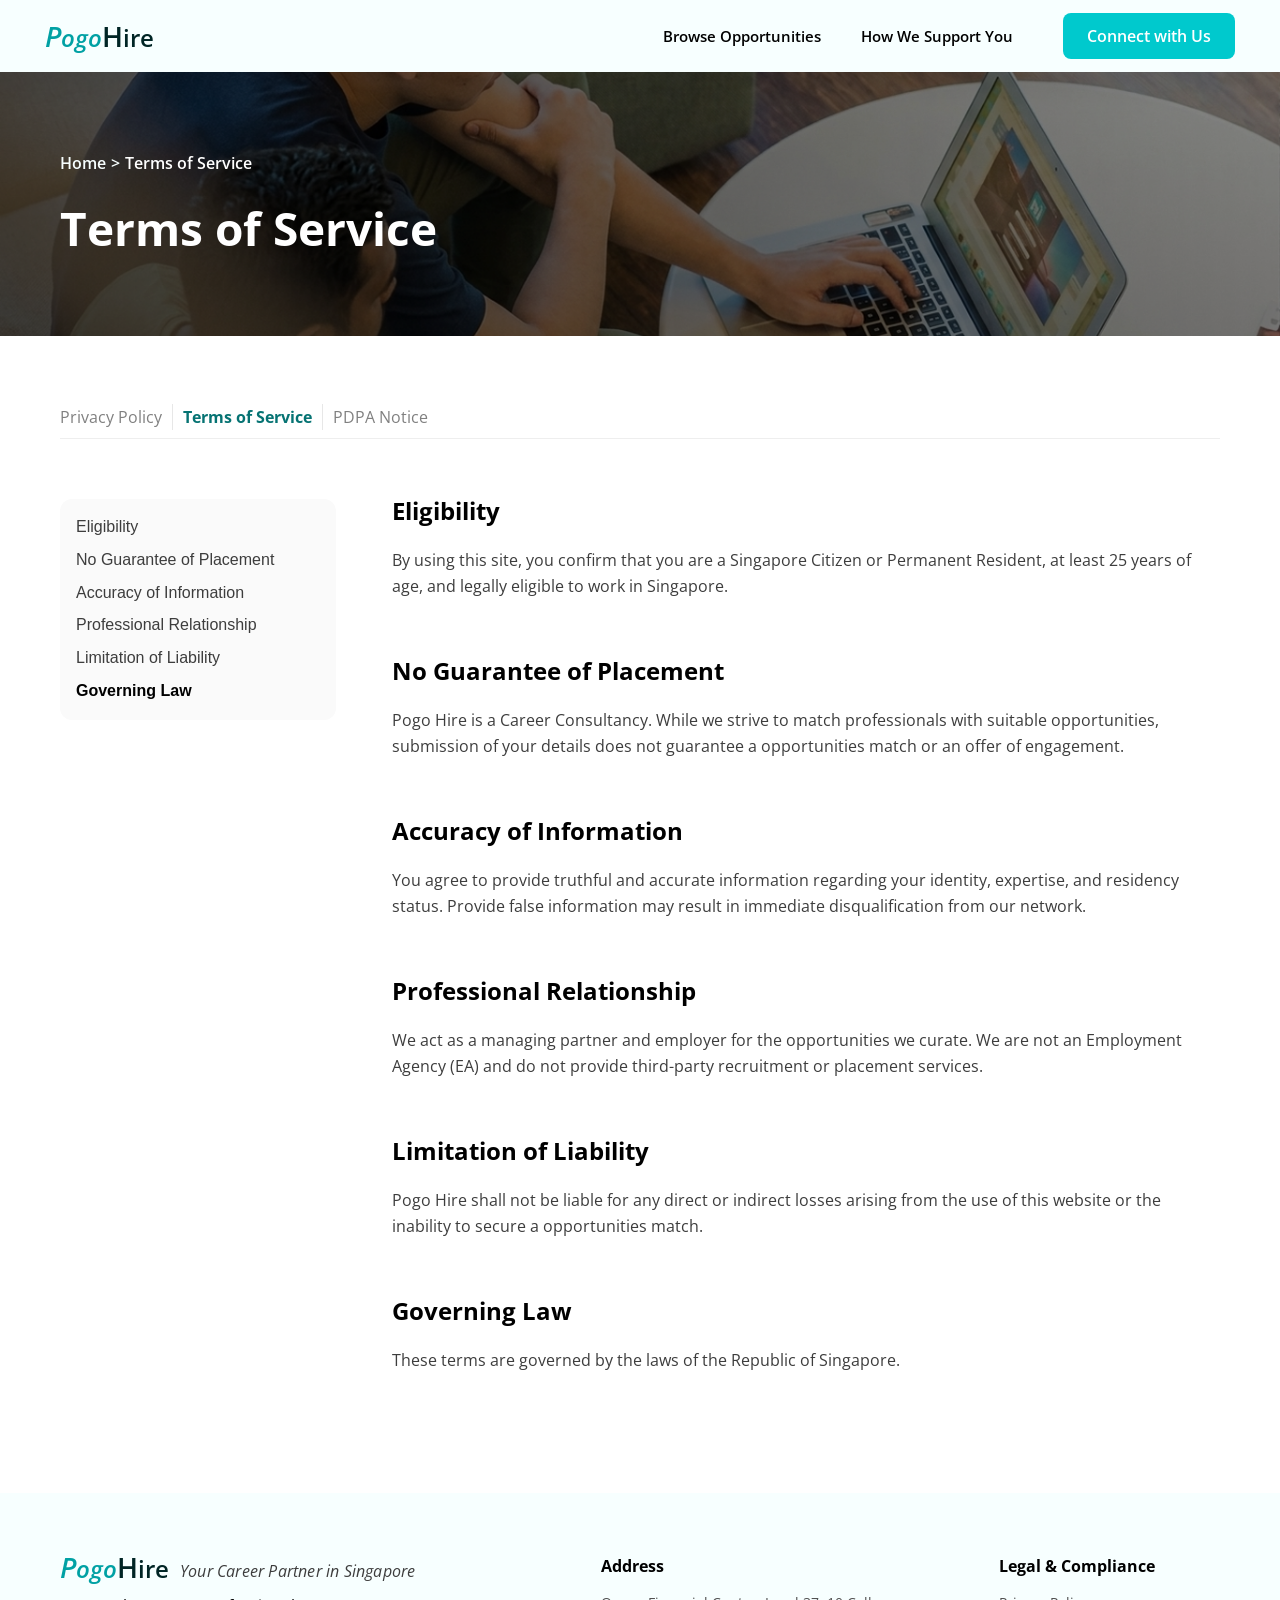
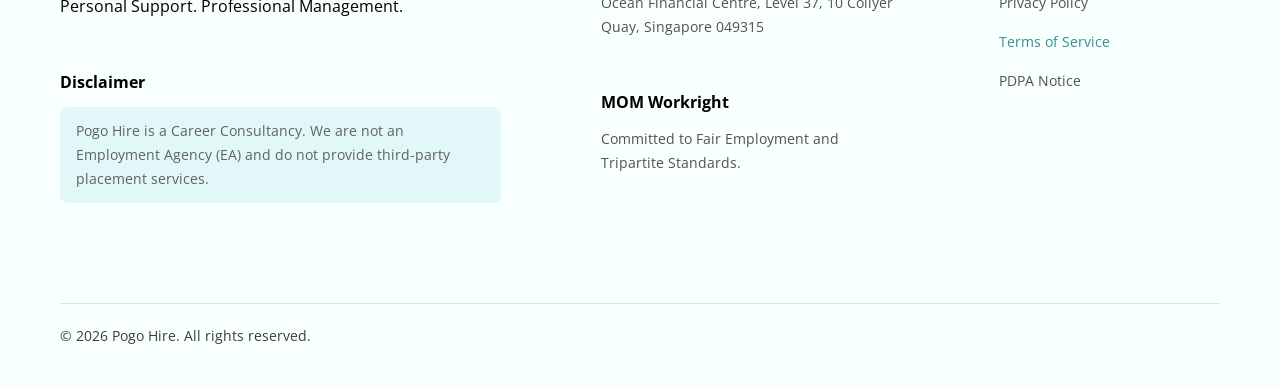
<file: terms-of-service/index.html>
<!DOCTYPE html>

<html lang="en-US">
<head>
<meta charset="utf-8"/>
<meta content="width=device-width, initial-scale=1" name="viewport"/>
<link href="https://gmpg.org/xfn/11" rel="profile"/>
<title>Terms of Service – Pogo Hire</title>
<meta content="noindex, nofollow" name="robots"/>
<link href="../feed/" rel="alternate" title="Pogo Hire » Feed" type="application/rss+xml"/>
<link href="../comments/feed/" rel="alternate" title="Pogo Hire » Comments Feed" type="application/rss+xml"/>
<link href="../wp-json/oembed/1.0/embed?url=https%3A%2F%2Fwww.pogohire.com%2Fterms-of-service%2F" rel="alternate" title="oEmbed (JSON)" type="application/json+oembed"/>
<link href="../wp-json/oembed/1.0/embed?url=https%3A%2F%2Fwww.pogohire.com%2Fterms-of-service%2F&amp;format=xml" rel="alternate" title="oEmbed (XML)" type="text/xml+oembed"/>
<style id="wp-img-auto-sizes-contain-inline-css">
img:is([sizes=auto i],[sizes^="auto," i]){contain-intrinsic-size:3000px 1500px}
/*# sourceURL=wp-img-auto-sizes-contain-inline-css */
</style>
<style id="wp-emoji-styles-inline-css">

	img.wp-smiley, img.emoji {
		display: inline !important;
		border: none !important;
		box-shadow: none !important;
		height: 1em !important;
		width: 1em !important;
		margin: 0 0.07em !important;
		vertical-align: -0.1em !important;
		background: none !important;
		padding: 0 !important;
	}
/*# sourceURL=wp-emoji-styles-inline-css */
</style>
<style id="global-styles-inline-css">
:root{--wp--preset--aspect-ratio--square: 1;--wp--preset--aspect-ratio--4-3: 4/3;--wp--preset--aspect-ratio--3-4: 3/4;--wp--preset--aspect-ratio--3-2: 3/2;--wp--preset--aspect-ratio--2-3: 2/3;--wp--preset--aspect-ratio--16-9: 16/9;--wp--preset--aspect-ratio--9-16: 9/16;--wp--preset--color--black: #000000;--wp--preset--color--cyan-bluish-gray: #abb8c3;--wp--preset--color--white: #ffffff;--wp--preset--color--pale-pink: #f78da7;--wp--preset--color--vivid-red: #cf2e2e;--wp--preset--color--luminous-vivid-orange: #ff6900;--wp--preset--color--luminous-vivid-amber: #fcb900;--wp--preset--color--light-green-cyan: #7bdcb5;--wp--preset--color--vivid-green-cyan: #00d084;--wp--preset--color--pale-cyan-blue: #8ed1fc;--wp--preset--color--vivid-cyan-blue: #0693e3;--wp--preset--color--vivid-purple: #9b51e0;--wp--preset--gradient--vivid-cyan-blue-to-vivid-purple: linear-gradient(135deg,rgb(6,147,227) 0%,rgb(155,81,224) 100%);--wp--preset--gradient--light-green-cyan-to-vivid-green-cyan: linear-gradient(135deg,rgb(122,220,180) 0%,rgb(0,208,130) 100%);--wp--preset--gradient--luminous-vivid-amber-to-luminous-vivid-orange: linear-gradient(135deg,rgb(252,185,0) 0%,rgb(255,105,0) 100%);--wp--preset--gradient--luminous-vivid-orange-to-vivid-red: linear-gradient(135deg,rgb(255,105,0) 0%,rgb(207,46,46) 100%);--wp--preset--gradient--very-light-gray-to-cyan-bluish-gray: linear-gradient(135deg,rgb(238,238,238) 0%,rgb(169,184,195) 100%);--wp--preset--gradient--cool-to-warm-spectrum: linear-gradient(135deg,rgb(74,234,220) 0%,rgb(151,120,209) 20%,rgb(207,42,186) 40%,rgb(238,44,130) 60%,rgb(251,105,98) 80%,rgb(254,248,76) 100%);--wp--preset--gradient--blush-light-purple: linear-gradient(135deg,rgb(255,206,236) 0%,rgb(152,150,240) 100%);--wp--preset--gradient--blush-bordeaux: linear-gradient(135deg,rgb(254,205,165) 0%,rgb(254,45,45) 50%,rgb(107,0,62) 100%);--wp--preset--gradient--luminous-dusk: linear-gradient(135deg,rgb(255,203,112) 0%,rgb(199,81,192) 50%,rgb(65,88,208) 100%);--wp--preset--gradient--pale-ocean: linear-gradient(135deg,rgb(255,245,203) 0%,rgb(182,227,212) 50%,rgb(51,167,181) 100%);--wp--preset--gradient--electric-grass: linear-gradient(135deg,rgb(202,248,128) 0%,rgb(113,206,126) 100%);--wp--preset--gradient--midnight: linear-gradient(135deg,rgb(2,3,129) 0%,rgb(40,116,252) 100%);--wp--preset--font-size--small: 13px;--wp--preset--font-size--medium: 20px;--wp--preset--font-size--large: 36px;--wp--preset--font-size--x-large: 42px;--wp--preset--spacing--20: 0.44rem;--wp--preset--spacing--30: 0.67rem;--wp--preset--spacing--40: 1rem;--wp--preset--spacing--50: 1.5rem;--wp--preset--spacing--60: 2.25rem;--wp--preset--spacing--70: 3.38rem;--wp--preset--spacing--80: 5.06rem;--wp--preset--shadow--natural: 6px 6px 9px rgba(0, 0, 0, 0.2);--wp--preset--shadow--deep: 12px 12px 50px rgba(0, 0, 0, 0.4);--wp--preset--shadow--sharp: 6px 6px 0px rgba(0, 0, 0, 0.2);--wp--preset--shadow--outlined: 6px 6px 0px -3px rgb(255, 255, 255), 6px 6px rgb(0, 0, 0);--wp--preset--shadow--crisp: 6px 6px 0px rgb(0, 0, 0);}.wp-block-button{--wp--preset--dimension--25: 25%;--wp--preset--dimension--50: 50%;--wp--preset--dimension--75: 75%;--wp--preset--dimension--100: 100%;}:root { --wp--style--global--content-size: 800px;--wp--style--global--wide-size: 1200px; }:where(body) { margin: 0; }.wp-site-blocks > .alignleft { float: left; margin-right: 2em; }.wp-site-blocks > .alignright { float: right; margin-left: 2em; }.wp-site-blocks > .aligncenter { justify-content: center; margin-left: auto; margin-right: auto; }:where(.wp-site-blocks) > * { margin-block-start: 24px; margin-block-end: 0; }:where(.wp-site-blocks) > :first-child { margin-block-start: 0; }:where(.wp-site-blocks) > :last-child { margin-block-end: 0; }:root { --wp--style--block-gap: 24px; }:root :where(.is-layout-flow) > :first-child{margin-block-start: 0;}:root :where(.is-layout-flow) > :last-child{margin-block-end: 0;}:root :where(.is-layout-flow) > *{margin-block-start: 24px;margin-block-end: 0;}:root :where(.is-layout-constrained) > :first-child{margin-block-start: 0;}:root :where(.is-layout-constrained) > :last-child{margin-block-end: 0;}:root :where(.is-layout-constrained) > *{margin-block-start: 24px;margin-block-end: 0;}:root :where(.is-layout-flex){gap: 24px;}:root :where(.is-layout-grid){gap: 24px;}.is-layout-flow > .alignleft{float: left;margin-inline-start: 0;margin-inline-end: 2em;}.is-layout-flow > .alignright{float: right;margin-inline-start: 2em;margin-inline-end: 0;}.is-layout-flow > .aligncenter{margin-left: auto !important;margin-right: auto !important;}.is-layout-constrained > .alignleft{float: left;margin-inline-start: 0;margin-inline-end: 2em;}.is-layout-constrained > .alignright{float: right;margin-inline-start: 2em;margin-inline-end: 0;}.is-layout-constrained > .aligncenter{margin-left: auto !important;margin-right: auto !important;}.is-layout-constrained > :where(:not(.alignleft):not(.alignright):not(.alignfull)){max-width: var(--wp--style--global--content-size);margin-left: auto !important;margin-right: auto !important;}.is-layout-constrained > .alignwide{max-width: var(--wp--style--global--wide-size);}body .is-layout-flex{display: flex;}.is-layout-flex{flex-wrap: wrap;align-items: center;}.is-layout-flex > :is(*, div){margin: 0;}body .is-layout-grid{display: grid;}.is-layout-grid > :is(*, div){margin: 0;}body{padding-top: 0px;padding-right: 0px;padding-bottom: 0px;padding-left: 0px;}:root :where(.wp-element-button, .wp-block-button__link){background-color: #32373c;border-width: 0;color: #fff;font-family: inherit;font-size: inherit;font-style: inherit;font-weight: inherit;letter-spacing: inherit;line-height: inherit;padding-top: calc(0.667em + 2px);padding-right: calc(1.333em + 2px);padding-bottom: calc(0.667em + 2px);padding-left: calc(1.333em + 2px);text-decoration: none;text-transform: inherit;}.has-black-color{color: var(--wp--preset--color--black) !important;}.has-cyan-bluish-gray-color{color: var(--wp--preset--color--cyan-bluish-gray) !important;}.has-white-color{color: var(--wp--preset--color--white) !important;}.has-pale-pink-color{color: var(--wp--preset--color--pale-pink) !important;}.has-vivid-red-color{color: var(--wp--preset--color--vivid-red) !important;}.has-luminous-vivid-orange-color{color: var(--wp--preset--color--luminous-vivid-orange) !important;}.has-luminous-vivid-amber-color{color: var(--wp--preset--color--luminous-vivid-amber) !important;}.has-light-green-cyan-color{color: var(--wp--preset--color--light-green-cyan) !important;}.has-vivid-green-cyan-color{color: var(--wp--preset--color--vivid-green-cyan) !important;}.has-pale-cyan-blue-color{color: var(--wp--preset--color--pale-cyan-blue) !important;}.has-vivid-cyan-blue-color{color: var(--wp--preset--color--vivid-cyan-blue) !important;}.has-vivid-purple-color{color: var(--wp--preset--color--vivid-purple) !important;}.has-black-background-color{background-color: var(--wp--preset--color--black) !important;}.has-cyan-bluish-gray-background-color{background-color: var(--wp--preset--color--cyan-bluish-gray) !important;}.has-white-background-color{background-color: var(--wp--preset--color--white) !important;}.has-pale-pink-background-color{background-color: var(--wp--preset--color--pale-pink) !important;}.has-vivid-red-background-color{background-color: var(--wp--preset--color--vivid-red) !important;}.has-luminous-vivid-orange-background-color{background-color: var(--wp--preset--color--luminous-vivid-orange) !important;}.has-luminous-vivid-amber-background-color{background-color: var(--wp--preset--color--luminous-vivid-amber) !important;}.has-light-green-cyan-background-color{background-color: var(--wp--preset--color--light-green-cyan) !important;}.has-vivid-green-cyan-background-color{background-color: var(--wp--preset--color--vivid-green-cyan) !important;}.has-pale-cyan-blue-background-color{background-color: var(--wp--preset--color--pale-cyan-blue) !important;}.has-vivid-cyan-blue-background-color{background-color: var(--wp--preset--color--vivid-cyan-blue) !important;}.has-vivid-purple-background-color{background-color: var(--wp--preset--color--vivid-purple) !important;}.has-black-border-color{border-color: var(--wp--preset--color--black) !important;}.has-cyan-bluish-gray-border-color{border-color: var(--wp--preset--color--cyan-bluish-gray) !important;}.has-white-border-color{border-color: var(--wp--preset--color--white) !important;}.has-pale-pink-border-color{border-color: var(--wp--preset--color--pale-pink) !important;}.has-vivid-red-border-color{border-color: var(--wp--preset--color--vivid-red) !important;}.has-luminous-vivid-orange-border-color{border-color: var(--wp--preset--color--luminous-vivid-orange) !important;}.has-luminous-vivid-amber-border-color{border-color: var(--wp--preset--color--luminous-vivid-amber) !important;}.has-light-green-cyan-border-color{border-color: var(--wp--preset--color--light-green-cyan) !important;}.has-vivid-green-cyan-border-color{border-color: var(--wp--preset--color--vivid-green-cyan) !important;}.has-pale-cyan-blue-border-color{border-color: var(--wp--preset--color--pale-cyan-blue) !important;}.has-vivid-cyan-blue-border-color{border-color: var(--wp--preset--color--vivid-cyan-blue) !important;}.has-vivid-purple-border-color{border-color: var(--wp--preset--color--vivid-purple) !important;}.has-vivid-cyan-blue-to-vivid-purple-gradient-background{background: var(--wp--preset--gradient--vivid-cyan-blue-to-vivid-purple) !important;}.has-light-green-cyan-to-vivid-green-cyan-gradient-background{background: var(--wp--preset--gradient--light-green-cyan-to-vivid-green-cyan) !important;}.has-luminous-vivid-amber-to-luminous-vivid-orange-gradient-background{background: var(--wp--preset--gradient--luminous-vivid-amber-to-luminous-vivid-orange) !important;}.has-luminous-vivid-orange-to-vivid-red-gradient-background{background: var(--wp--preset--gradient--luminous-vivid-orange-to-vivid-red) !important;}.has-very-light-gray-to-cyan-bluish-gray-gradient-background{background: var(--wp--preset--gradient--very-light-gray-to-cyan-bluish-gray) !important;}.has-cool-to-warm-spectrum-gradient-background{background: var(--wp--preset--gradient--cool-to-warm-spectrum) !important;}.has-blush-light-purple-gradient-background{background: var(--wp--preset--gradient--blush-light-purple) !important;}.has-blush-bordeaux-gradient-background{background: var(--wp--preset--gradient--blush-bordeaux) !important;}.has-luminous-dusk-gradient-background{background: var(--wp--preset--gradient--luminous-dusk) !important;}.has-pale-ocean-gradient-background{background: var(--wp--preset--gradient--pale-ocean) !important;}.has-electric-grass-gradient-background{background: var(--wp--preset--gradient--electric-grass) !important;}.has-midnight-gradient-background{background: var(--wp--preset--gradient--midnight) !important;}.has-small-font-size{font-size: var(--wp--preset--font-size--small) !important;}.has-medium-font-size{font-size: var(--wp--preset--font-size--medium) !important;}.has-large-font-size{font-size: var(--wp--preset--font-size--large) !important;}.has-x-large-font-size{font-size: var(--wp--preset--font-size--x-large) !important;}
:root :where(.wp-block-icon svg){width: 24px;}
:root :where(.wp-block-pullquote){font-size: 1.5em;line-height: 1.6;}
/*# sourceURL=global-styles-inline-css */
</style>
<link href="../css/reset.css" id="hello-elementor-css" media="all" rel="stylesheet"/>
<link href="../css/theme.css" id="hello-elementor-theme-style-css" media="all" rel="stylesheet"/>
<link href="../css/header-footer.css" id="hello-elementor-header-footer-css" media="all" rel="stylesheet"/>
<link href="../css/custom-frontend.min.css" id="elementor-frontend-css" media="all" rel="stylesheet"/>
<style id="elementor-frontend-inline-css">
.e-heading-base a, .e-paragraph-base a { all: unset; cursor: pointer; }form[data-element_type="e-form"].form-state-success [data-element_type="e-form-success-message"],form[data-element_type="e-form"].form-state-error [data-element_type="e-form-error-message"]{ display: block; }
.e-form-textarea-base:not([data-resizable]) { resize: none; } .e-form-submit-button-base { cursor: pointer; box-sizing: border-box; }
/*# sourceURL=elementor-frontend-inline-css */
</style>
<link href="../css/post-6.css" id="elementor-post-6-css" media="all" rel="stylesheet"/>
<link href="../css/widget-heading.min.css" id="widget-heading-css" media="all" rel="stylesheet"/>
<link href="../css/custom-pro-widget-nav-menu.min.css" id="widget-nav-menu-css" media="all" rel="stylesheet"/>
<link href="../css/sticky.min.css" id="e-sticky-css" media="all" rel="stylesheet"/>
<link href="../css/widget-table-of-contents.min.css" id="widget-table-of-contents-css" media="all" rel="stylesheet"/>
<link href="../css/post-59.css" id="elementor-post-59-css" media="all" rel="stylesheet"/>
<link href="../css/base-desktop.css" id="base-desktop-css" media="all" rel="stylesheet"/>
<link href="../css/global-frontend-desktop.css" id="global-frontend-desktop-css" media="all" rel="stylesheet"/>
<link href="../css/post-20.css" id="elementor-post-20-css" media="all" rel="stylesheet"/>
<link href="../css/post-53.css" id="elementor-post-53-css" media="all" rel="stylesheet"/>
<link href="https://fonts.googleapis.com/css?family=Open+Sans:100,100italic,200,200italic,300,300italic,400,400italic,500,500italic,600,600italic,700,700italic,800,800italic,900,900italic&amp;display=swap" id="elementor-gf-opensans-css" media="all" rel="stylesheet"/>
<script id="jquery-core-js" src="../js/jquery.min.js"></script>
<script id="jquery-migrate-js" src="../js/jquery-migrate.min.js"></script>
<link href="../wp-json/" rel="https://api.w.org/"/><link href="../wp-json/wp/v2/pages/59" rel="alternate" title="JSON" type="application/json"/><link href="../xmlrpc.php?rsd" rel="EditURI" title="RSD" type="application/rsd+xml"/>
<meta content="WordPress 7.1.2" name="generator"/>
<link href="../terms-of-service/" rel="canonical"/>
<link href="../?p=59" rel="shortlink"/>
<meta content="Elementor 4.0.7; features: e_font_icon_svg, additional_custom_breakpoints; settings: css_print_method-external, google_font-enabled, font_display-swap" name="generator"/>
<style>
				.e-con.e-parent:nth-of-type(n+4):not(.e-lazyloaded):not(.e-no-lazyload),
				.e-con.e-parent:nth-of-type(n+4):not(.e-lazyloaded):not(.e-no-lazyload) * {
					background-image: none !important;
				}
				@media screen and (max-height: 1024px) {
					.e-con.e-parent:nth-of-type(n+3):not(.e-lazyloaded):not(.e-no-lazyload),
					.e-con.e-parent:nth-of-type(n+3):not(.e-lazyloaded):not(.e-no-lazyload) * {
						background-image: none !important;
					}
				}
				@media screen and (max-height: 640px) {
					.e-con.e-parent:nth-of-type(n+2):not(.e-lazyloaded):not(.e-no-lazyload),
					.e-con.e-parent:nth-of-type(n+2):not(.e-lazyloaded):not(.e-no-lazyload) * {
						background-image: none !important;
					}
				}
			</style>
<link href="../images/cropped-FavIcon-32x32.png" rel="icon" sizes="32x32"/>
<link href="../images/cropped-FavIcon-192x192.png" rel="icon" sizes="192x192"/>
<link href="../images/cropped-FavIcon-180x180.png" rel="apple-touch-icon"/>
<meta content="/wp-content/uploads/2026/05/cropped-FavIcon-270x270.png" name="msapplication-TileImage"/>
<style id="wp-custom-css">
body, html {
	width: 100%;
	overflow-x: hidden;
	max-width: 100%;
}

#menu-1-eed6168 .menu-item-384,
#menu-1-ebe0447 .menu-item-384, #menu-1-47f55de .menu-item-384 {
	border-width: 1px !important;
	border-left: 1px solid #E7E7E7;
	border-right: 1px solid #E7E7E7;
}

.elementor-3 .elementor-element.elementor-element-eed6168 .elementor-nav-menu--main .elementor-item.elementor-item-active, .elementor-59 .elementor-element.elementor-element-ebe0447 .elementor-nav-menu--main .elementor-item.elementor-item-active, .elementor-61 .elementor-element.elementor-element-47f55de .elementor-nav-menu--main .elementor-item.elementor-item-active {
	font-weight: 700;
}

.elementor-toc__header {
	display: none !important;
}

.elementor-toc__list-item-text.elementor-item-active {
	font-weight: 600 !important;
}

@media (max-width:1270px) and (min-width:1100px) {
	.elementor-11 .elementor-element.elementor-element-2ddefaf {
    --e-con-grid-template-columns: repeat(2, 1fr);
	}
}

@media (max-width:810px) and (min-width:767px) {
	.elementor-11 .elementor-element.elementor-element-2ddefaf {
    --e-con-grid-template-columns: repeat(1, 1fr);
	}
}

@media (max-width:975px) and (min-width:875px) {
	.elementor-11 .elementor-element.elementor-element-eb50585 img {
		height: 500px;
	}
}

</style>
<link href="../css/site-fixes.css" rel="stylesheet"/>
</head>
<body class="wp-singular page-template-default page page-id-59 wp-embed-responsive wp-theme-hello-elementor hello-elementor-default elementor-default elementor-template-full-width elementor-kit-6 elementor-page elementor-page-59">
<a class="skip-link screen-reader-text" href="#content">Skip to content</a>
<header class="elementor elementor-20 elementor-location-header" data-elementor-id="20" data-elementor-post-type="elementor_library" data-elementor-type="header">
<div class="elementor-element elementor-element-f0de634 e-flex e-con-boxed e-con e-parent" data-e-type="container" data-element_type="container" data-id="f0de634" data-settings='{"background_background":"classic","sticky":"top","sticky_anchor_link_offset":70,"sticky_on":["desktop","tablet_extra","tablet","mobile_extra","mobile"],"sticky_offset":0,"sticky_effects_offset":0}'>
<div class="e-con-inner">
<a class="elementor-element elementor-element-2b3ce2c e-con-full e-flex e-con e-child" data-e-type="container" data-element_type="container" data-id="2b3ce2c" href="../">
<div class="elementor-element elementor-element-d983ae5 elementor-widget elementor-widget-heading" data-e-type="widget" data-element_type="widget" data-id="d983ae5" data-widget_type="heading.default">
<h2 class="elementor-heading-title elementor-size-default">P</h2> </div>
<div class="elementor-element elementor-element-a150fbf elementor-widget elementor-widget-heading" data-e-type="widget" data-element_type="widget" data-id="a150fbf" data-widget_type="heading.default">
<h2 class="elementor-heading-title elementor-size-default">ogo</h2> </div>
<div class="elementor-element elementor-element-b7774bc elementor-widget elementor-widget-heading" data-e-type="widget" data-element_type="widget" data-id="b7774bc" data-widget_type="heading.default">
<h2 class="elementor-heading-title elementor-size-default">H</h2> </div>
<div class="elementor-element elementor-element-f450b96 elementor-widget elementor-widget-heading" data-e-type="widget" data-element_type="widget" data-id="f450b96" data-widget_type="heading.default">
<h2 class="elementor-heading-title elementor-size-default">ire</h2> </div>
</a>
<div class="elementor-element elementor-element-157a2de e-con-full e-flex e-con e-child" data-e-type="container" data-element_type="container" data-id="157a2de">
<div class="elementor-element elementor-element-c2f634a elementor-nav-menu__align-end elementor-nav-menu--stretch elementor-hidden-mobile elementor-nav-menu--dropdown-tablet elementor-nav-menu__text-align-aside elementor-nav-menu--toggle elementor-nav-menu--burger elementor-widget elementor-widget-nav-menu" data-e-type="widget" data-element_type="widget" data-id="c2f634a" data-settings='{"full_width":"stretch","layout":"horizontal","submenu_icon":{"value":"&lt;svg aria-hidden=\"true\" class=\"e-font-icon-svg e-fas-caret-down\" viewBox=\"0 0 320 512\" xmlns=\"http:\/\/www.w3.org\/2000\/svg\"&gt;&lt;path d=\"M31.3 192h257.3c17.8 0 26.7 21.5 14.1 34.1L174.1 354.8c-7.8 7.8-20.5 7.8-28.3 0L17.2 226.1C4.6 213.5 13.5 192 31.3 192z\"&gt;&lt;\/path&gt;&lt;\/svg&gt;","library":"fa-solid"},"toggle":"burger"}' data-widget_type="nav-menu.default">
<nav aria-label="Menu" class="elementor-nav-menu--main elementor-nav-menu__container elementor-nav-menu--layout-horizontal e--pointer-none">
<ul class="elementor-nav-menu" id="menu-1-c2f634a"><li class="menu-item menu-item-type-custom menu-item-object-custom menu-item-38"><a class="elementor-item elementor-item-anchor" href="../#browse-opportunities">Browse Opportunities</a></li>
<li class="menu-item menu-item-type-custom menu-item-object-custom menu-item-39"><a class="elementor-item elementor-item-anchor" href="../#how-we-support-you">How We Support You</a></li>
</ul> </nav>
<div aria-expanded="false" aria-label="Menu Toggle" class="elementor-menu-toggle" role="button" tabindex="0">
<svg aria-hidden="true" class="elementor-menu-toggle__icon--open e-font-icon-svg e-eicon-menu-bar" role="presentation" viewbox="0 0 1000 1000" xmlns="http://www.w3.org/2000/svg"><path d="M104 333H896C929 333 958 304 958 271S929 208 896 208H104C71 208 42 237 42 271S71 333 104 333ZM104 583H896C929 583 958 554 958 521S929 458 896 458H104C71 458 42 487 42 521S71 583 104 583ZM104 833H896C929 833 958 804 958 771S929 708 896 708H104C71 708 42 737 42 771S71 833 104 833Z"></path></svg><svg aria-hidden="true" class="elementor-menu-toggle__icon--close e-font-icon-svg e-eicon-close" role="presentation" viewbox="0 0 1000 1000" xmlns="http://www.w3.org/2000/svg"><path d="M742 167L500 408 258 167C246 154 233 150 217 150 196 150 179 158 167 167 154 179 150 196 150 212 150 229 154 242 171 254L408 500 167 742C138 771 138 800 167 829 196 858 225 858 254 829L496 587 738 829C750 842 767 846 783 846 800 846 817 842 829 829 842 817 846 804 846 783 846 767 842 750 829 737L588 500 833 258C863 229 863 200 833 171 804 137 775 137 742 167Z"></path></svg> </div>
<nav aria-hidden="true" class="elementor-nav-menu--dropdown elementor-nav-menu__container">
<ul class="elementor-nav-menu" id="menu-2-c2f634a"><li class="menu-item menu-item-type-custom menu-item-object-custom menu-item-38"><a class="elementor-item elementor-item-anchor" href="../#browse-opportunities" tabindex="-1">Browse Opportunities</a></li>
<li class="menu-item menu-item-type-custom menu-item-object-custom menu-item-39"><a class="elementor-item elementor-item-anchor" href="../#how-we-support-you" tabindex="-1">How We Support You</a></li>
</ul> </nav>
</div>
<div class="elementor-element elementor-element-e67ff90 elementor-nav-menu__align-end elementor-nav-menu--stretch elementor-hidden-desktop elementor-hidden-tablet_extra elementor-hidden-tablet elementor-hidden-mobile_extra elementor-nav-menu--dropdown-tablet elementor-nav-menu__text-align-aside elementor-nav-menu--toggle elementor-nav-menu--burger elementor-widget elementor-widget-nav-menu" data-e-type="widget" data-element_type="widget" data-id="e67ff90" data-settings='{"full_width":"stretch","layout":"horizontal","submenu_icon":{"value":"&lt;svg aria-hidden=\"true\" class=\"e-font-icon-svg e-fas-caret-down\" viewBox=\"0 0 320 512\" xmlns=\"http:\/\/www.w3.org\/2000\/svg\"&gt;&lt;path d=\"M31.3 192h257.3c17.8 0 26.7 21.5 14.1 34.1L174.1 354.8c-7.8 7.8-20.5 7.8-28.3 0L17.2 226.1C4.6 213.5 13.5 192 31.3 192z\"&gt;&lt;\/path&gt;&lt;\/svg&gt;","library":"fa-solid"},"toggle":"burger"}' data-widget_type="nav-menu.default">
<nav aria-label="Menu" class="elementor-nav-menu--main elementor-nav-menu__container elementor-nav-menu--layout-horizontal e--pointer-none">
<ul class="elementor-nav-menu" id="menu-1-e67ff90"><li class="menu-item menu-item-type-custom menu-item-object-custom menu-item-43"><a class="elementor-item elementor-item-anchor" href="../#browse-opportunities">Browse Opportunities</a></li>
<li class="menu-item menu-item-type-custom menu-item-object-custom menu-item-44"><a class="elementor-item elementor-item-anchor" href="../#how-we-support-you">How We Support You</a></li>
<li class="menu-item menu-item-type-custom menu-item-object-custom menu-item-46"><a class="elementor-item elementor-item-anchor" href="../#connect-with-us">Connect with Us</a></li>
</ul> </nav>
<div aria-expanded="false" aria-label="Menu Toggle" class="elementor-menu-toggle" role="button" tabindex="0">
<svg aria-hidden="true" class="elementor-menu-toggle__icon--open e-font-icon-svg e-eicon-menu-bar" role="presentation" viewbox="0 0 1000 1000" xmlns="http://www.w3.org/2000/svg"><path d="M104 333H896C929 333 958 304 958 271S929 208 896 208H104C71 208 42 237 42 271S71 333 104 333ZM104 583H896C929 583 958 554 958 521S929 458 896 458H104C71 458 42 487 42 521S71 583 104 583ZM104 833H896C929 833 958 804 958 771S929 708 896 708H104C71 708 42 737 42 771S71 833 104 833Z"></path></svg><svg aria-hidden="true" class="elementor-menu-toggle__icon--close e-font-icon-svg e-eicon-close" role="presentation" viewbox="0 0 1000 1000" xmlns="http://www.w3.org/2000/svg"><path d="M742 167L500 408 258 167C246 154 233 150 217 150 196 150 179 158 167 167 154 179 150 196 150 212 150 229 154 242 171 254L408 500 167 742C138 771 138 800 167 829 196 858 225 858 254 829L496 587 738 829C750 842 767 846 783 846 800 846 817 842 829 829 842 817 846 804 846 783 846 767 842 750 829 737L588 500 833 258C863 229 863 200 833 171 804 137 775 137 742 167Z"></path></svg> </div>
<nav aria-hidden="true" class="elementor-nav-menu--dropdown elementor-nav-menu__container">
<ul class="elementor-nav-menu" id="menu-2-e67ff90"><li class="menu-item menu-item-type-custom menu-item-object-custom menu-item-43"><a class="elementor-item elementor-item-anchor" href="../#browse-opportunities" tabindex="-1">Browse Opportunities</a></li>
<li class="menu-item menu-item-type-custom menu-item-object-custom menu-item-44"><a class="elementor-item elementor-item-anchor" href="../#how-we-support-you" tabindex="-1">How We Support You</a></li>
<li class="menu-item menu-item-type-custom menu-item-object-custom menu-item-46"><a class="elementor-item elementor-item-anchor" href="../#connect-with-us" tabindex="-1">Connect with Us</a></li>
</ul> </nav>
</div>
<div class="elementor-element elementor-element-326cdf8 elementor-hidden-mobile elementor-widget elementor-widget-button" data-e-type="widget" data-element_type="widget" data-id="326cdf8" data-widget_type="button.default">
<a class="elementor-button elementor-button-link elementor-size-sm" href="../#connect-with-us">
<span class="elementor-button-content-wrapper">
<span class="elementor-button-text">Connect with Us</span>
</span>
</a>
</div>
</div>
</div>
</div>
</header>
<div class="elementor elementor-59" data-elementor-id="59" data-elementor-post-type="page" data-elementor-type="wp-page">
<div class="elementor-element elementor-element-636151e e-flex e-con-boxed e-con e-parent" data-e-type="container" data-element_type="container" data-id="636151e" data-settings='{"background_background":"classic"}'>
<div class="e-con-inner">
<div class="elementor-element elementor-element-badb99c e-con-full e-flex e-con e-child" data-e-type="container" data-element_type="container" data-id="badb99c">
<div class="elementor-element elementor-element-f19b56f elementor-widget elementor-widget-heading" data-e-type="widget" data-element_type="widget" data-id="f19b56f" data-widget_type="heading.default">
<h2 class="elementor-heading-title elementor-size-default"><a href="../">Home</a></h2> </div>
<div class="elementor-element elementor-element-9aeaaf4 elementor-widget elementor-widget-heading" data-e-type="widget" data-element_type="widget" data-id="9aeaaf4" data-widget_type="heading.default">
<h2 class="elementor-heading-title elementor-size-default">&gt;</h2> </div>
<div class="elementor-element elementor-element-27a0e10 elementor-widget elementor-widget-theme-post-title elementor-page-title elementor-widget-heading" data-e-type="widget" data-element_type="widget" data-id="27a0e10" data-widget_type="theme-post-title.default">
<h1 class="elementor-heading-title elementor-size-default"><a href="../terms-of-service/">Terms of Service</a></h1> </div>
</div>
<div class="elementor-element elementor-element-660466e elementor-widget elementor-widget-theme-post-title elementor-page-title elementor-widget-heading" data-e-type="widget" data-element_type="widget" data-id="660466e" data-widget_type="theme-post-title.default">
<h1 class="elementor-heading-title elementor-size-default">Terms of Service</h1> </div>
</div>
</div>
<div class="elementor-element elementor-element-fe2b250 e-flex e-con-boxed e-con e-parent" data-e-type="container" data-element_type="container" data-id="fe2b250">
<div class="e-con-inner">
<div class="elementor-element elementor-element-aee00ae e-con-full e-flex e-con e-child" data-e-type="container" data-element_type="container" data-id="aee00ae">
<div class="elementor-element elementor-element-ebe0447 elementor-nav-menu--dropdown-none elementor-widget elementor-widget-nav-menu" data-e-type="widget" data-element_type="widget" data-id="ebe0447" data-settings='{"layout":"horizontal","submenu_icon":{"value":"&lt;svg aria-hidden=\"true\" class=\"e-font-icon-svg e-fas-caret-down\" viewBox=\"0 0 320 512\" xmlns=\"http:\/\/www.w3.org\/2000\/svg\"&gt;&lt;path d=\"M31.3 192h257.3c17.8 0 26.7 21.5 14.1 34.1L174.1 354.8c-7.8 7.8-20.5 7.8-28.3 0L17.2 226.1C4.6 213.5 13.5 192 31.3 192z\"&gt;&lt;\/path&gt;&lt;\/svg&gt;","library":"fa-solid"}}' data-widget_type="nav-menu.default">
<nav aria-label="Menu" class="elementor-nav-menu--main elementor-nav-menu__container elementor-nav-menu--layout-horizontal e--pointer-none">
<ul class="elementor-nav-menu" id="menu-1-ebe0447"><li class="menu-item menu-item-type-post_type menu-item-object-page menu-item-privacy-policy menu-item-382"><a class="elementor-item" href="../privacy-policy/" rel="privacy-policy">Privacy Policy</a></li>
<li class="menu-item menu-item-type-post_type menu-item-object-page current-menu-item page_item page-item-59 current_page_item menu-item-384"><a aria-current="page" class="elementor-item elementor-item-active" href="../terms-of-service/">Terms of Service</a></li>
<li class="menu-item menu-item-type-post_type menu-item-object-page menu-item-383"><a class="elementor-item" href="../pdpa-notice/">PDPA Notice</a></li>
</ul> </nav>
<nav aria-hidden="true" class="elementor-nav-menu--dropdown elementor-nav-menu__container">
<ul class="elementor-nav-menu" id="menu-2-ebe0447"><li class="menu-item menu-item-type-post_type menu-item-object-page menu-item-privacy-policy menu-item-382"><a class="elementor-item" href="../privacy-policy/" rel="privacy-policy" tabindex="-1">Privacy Policy</a></li>
<li class="menu-item menu-item-type-post_type menu-item-object-page current-menu-item page_item page-item-59 current_page_item menu-item-384"><a aria-current="page" class="elementor-item elementor-item-active" href="../terms-of-service/" tabindex="-1">Terms of Service</a></li>
<li class="menu-item menu-item-type-post_type menu-item-object-page menu-item-383"><a class="elementor-item" href="../pdpa-notice/" tabindex="-1">PDPA Notice</a></li>
</ul> </nav>
</div>
</div>
<div class="elementor-element elementor-element-6d95a95 e-con-full e-flex e-con e-child pogo-legal-content-row" data-e-type="container" data-element_type="container" data-id="6d95a95">
<div class="elementor-element elementor-element-d79d831 e-con-full elementor-hidden-mobile_extra elementor-hidden-mobile e-flex e-con e-child pogo-sticky-toc-column" data-e-type="container" data-element_type="container" data-id="d79d831">
<div class="elementor-element elementor-element-eb3144f pogo-static-toc-box e-con-full e-flex e-con e-child" data-e-type="container" data-element_type="container" data-id="eb3144f" data-settings='{"background_background":"classic"}'>
<div class="elementor-element elementor-element-42ccd29 elementor-toc--minimized-on-tablet elementor-widget elementor-widget-table-of-contents" data-e-type="widget" data-element_type="widget" data-id="42ccd29" data-settings='{"headings_by_tags":["h3"],"exclude_headings_by_selector":[],"marker_view":"bullets","icon":{"value":"","library":""},"no_headings_message":"No headings were found on this page.","minimize_box":"yes","minimized_on":"tablet","hierarchical_view":"yes","min_height":{"unit":"px","size":"","sizes":[]},"min_height_tablet_extra":{"unit":"px","size":"","sizes":[]},"min_height_tablet":{"unit":"px","size":"","sizes":[]},"min_height_mobile_extra":{"unit":"px","size":"","sizes":[]},"min_height_mobile":{"unit":"px","size":"","sizes":[]}}'>
<div class="elementor-toc__header">
<div aria-controls="elementor-toc__42ccd29" aria-expanded="true" aria-label="Open table of contents" class="elementor-toc__toggle-button elementor-toc__toggle-button--expand" role="button" tabindex="0"><svg aria-hidden="true" class="e-font-icon-svg e-fas-chevron-down" viewbox="0 0 448 512" xmlns="http://www.w3.org/2000/svg"><path d="M207.029 381.476L12.686 187.132c-9.373-9.373-9.373-24.569 0-33.941l22.667-22.667c9.357-9.357 24.522-9.375 33.901-.04L224 284.505l154.745-154.021c9.379-9.335 24.544-9.317 33.901.04l22.667 22.667c9.373 9.373 9.373 24.569 0 33.941L240.971 381.476c-9.373 9.372-24.569 9.372-33.942 0z"></path></svg></div>
<div aria-controls="elementor-toc__42ccd29" aria-expanded="true" aria-label="Close table of contents" class="elementor-toc__toggle-button elementor-toc__toggle-button--collapse" role="button" tabindex="0"><svg aria-hidden="true" class="e-font-icon-svg e-fas-chevron-up" viewbox="0 0 448 512" xmlns="http://www.w3.org/2000/svg"><path d="M240.971 130.524l194.343 194.343c9.373 9.373 9.373 24.569 0 33.941l-22.667 22.667c-9.357 9.357-24.522 9.375-33.901.04L224 227.495 69.255 381.516c-9.379 9.335-24.544 9.317-33.901-.04l-22.667-22.667c-9.373-9.373-9.373-24.569 0-33.941L207.03 130.525c9.372-9.373 24.568-9.373 33.941-.001z"></path></svg></div>
</div>
<div class="elementor-toc__body" id="elementor-toc__42ccd29"><nav aria-label="Table of contents" class="pogo-static-toc-nav"><ul class="pogo-static-toc"><li><a href="#eligibility">Eligibility</a></li><li><a href="#no-guarantee-of-placement">No Guarantee of Placement</a></li><li><a href="#accuracy-of-information">Accuracy of Information</a></li><li><a href="#professional-relationship">Professional Relationship</a></li><li><a href="#limitation-of-liability">Limitation of Liability</a></li><li><a href="#governing-law">Governing Law</a></li></ul></nav></div>
</div>
</div>
</div>
<div class="elementor-element elementor-element-fdb93ac e-con-full e-flex e-con e-child" data-e-type="container" data-element_type="container" data-id="fdb93ac">
<div class="elementor-element elementor-element-6ea8bdf e-con-full e-flex e-con e-child" data-e-type="container" data-element_type="container" data-id="6ea8bdf">
<div class="elementor-element elementor-element-03c61a0 elementor-widget elementor-widget-heading" data-e-type="widget" data-element_type="widget" data-id="03c61a0" data-widget_type="heading.default">
<h3 class="elementor-heading-title elementor-size-default pogo-toc-target" id="eligibility">Eligibility</h3> </div>
<div class="elementor-element elementor-element-32bdccc elementor-widget elementor-widget-heading" data-e-type="widget" data-element_type="widget" data-id="32bdccc" data-widget_type="heading.default">
<h5 class="elementor-heading-title elementor-size-default">By using this site, you confirm that you are a Singapore Citizen or Permanent Resident, at least 25 years of age, and legally eligible to work in Singapore.</h5> </div>
</div>
<div class="elementor-element elementor-element-51140bc e-con-full e-flex e-con e-child" data-e-type="container" data-element_type="container" data-id="51140bc">
<div class="elementor-element elementor-element-1b84280 elementor-widget elementor-widget-heading" data-e-type="widget" data-element_type="widget" data-id="1b84280" data-widget_type="heading.default">
<h3 class="elementor-heading-title elementor-size-default pogo-toc-target" id="no-guarantee-of-placement">No Guarantee of Placement</h3> </div>
<div class="elementor-element elementor-element-acf4c8b elementor-widget elementor-widget-heading" data-e-type="widget" data-element_type="widget" data-id="acf4c8b" data-widget_type="heading.default">
<h5 class="elementor-heading-title elementor-size-default">Pogo Hire is a Career Consultancy. While we strive to match professionals with suitable opportunities, submission of your details does not guarantee a opportunities match or an offer of engagement.</h5> </div>
</div>
<div class="elementor-element elementor-element-e54e724 e-con-full e-flex e-con e-child" data-e-type="container" data-element_type="container" data-id="e54e724">
<div class="elementor-element elementor-element-a9c7fc2 elementor-widget elementor-widget-heading" data-e-type="widget" data-element_type="widget" data-id="a9c7fc2" data-widget_type="heading.default">
<h3 class="elementor-heading-title elementor-size-default pogo-toc-target" id="accuracy-of-information">Accuracy of Information</h3> </div>
<div class="elementor-element elementor-element-4325a6f elementor-widget elementor-widget-heading" data-e-type="widget" data-element_type="widget" data-id="4325a6f" data-widget_type="heading.default">
<h5 class="elementor-heading-title elementor-size-default">You agree to provide truthful and accurate information regarding your identity, expertise, and residency status. Provide false information may result in immediate disqualification from our network.</h5> </div>
</div>
<div class="elementor-element elementor-element-158264c e-con-full e-flex e-con e-child" data-e-type="container" data-element_type="container" data-id="158264c">
<div class="elementor-element elementor-element-49a393f elementor-widget elementor-widget-heading" data-e-type="widget" data-element_type="widget" data-id="49a393f" data-widget_type="heading.default">
<h3 class="elementor-heading-title elementor-size-default pogo-toc-target" id="professional-relationship">Professional Relationship</h3> </div>
<div class="elementor-element elementor-element-781dee7 elementor-widget elementor-widget-heading" data-e-type="widget" data-element_type="widget" data-id="781dee7" data-widget_type="heading.default">
<h5 class="elementor-heading-title elementor-size-default">We act as a managing partner and employer for the opportunities we curate. We are not an Employment Agency (EA) and do not provide third-party recruitment or placement services.</h5> </div>
</div>
<div class="elementor-element elementor-element-74efef7 e-con-full e-flex e-con e-child" data-e-type="container" data-element_type="container" data-id="74efef7">
<div class="elementor-element elementor-element-93f6775 elementor-widget elementor-widget-heading" data-e-type="widget" data-element_type="widget" data-id="93f6775" data-widget_type="heading.default">
<h3 class="elementor-heading-title elementor-size-default pogo-toc-target" id="limitation-of-liability">Limitation of Liability</h3> </div>
<div class="elementor-element elementor-element-60287b8 elementor-widget elementor-widget-heading" data-e-type="widget" data-element_type="widget" data-id="60287b8" data-widget_type="heading.default">
<h5 class="elementor-heading-title elementor-size-default">Pogo Hire shall not be liable for any direct or indirect losses arising from the use of this website or the inability to secure a opportunities match.</h5> </div>
</div>
<div class="elementor-element elementor-element-2129a86 e-con-full e-flex e-con e-child" data-e-type="container" data-element_type="container" data-id="2129a86">
<div class="elementor-element elementor-element-3e7b4ef elementor-widget elementor-widget-heading" data-e-type="widget" data-element_type="widget" data-id="3e7b4ef" data-widget_type="heading.default">
<h3 class="elementor-heading-title elementor-size-default pogo-toc-target" id="governing-law">Governing Law</h3> </div>
<div class="elementor-element elementor-element-0a22b42 elementor-widget elementor-widget-heading" data-e-type="widget" data-element_type="widget" data-id="0a22b42" data-widget_type="heading.default">
<h5 class="elementor-heading-title elementor-size-default">These terms are governed by the laws of the Republic of Singapore.</h5> </div>
</div>
</div>
</div>
</div>
</div>
</div>
<footer class="elementor elementor-53 elementor-location-footer" data-elementor-id="53" data-elementor-post-type="elementor_library" data-elementor-type="footer">
<div class="elementor-element elementor-element-4be6444 e-flex e-con-boxed e-con e-parent" data-e-type="container" data-element_type="container" data-id="4be6444" data-settings='{"background_background":"classic"}'>
<div class="e-con-inner">
<div class="elementor-element elementor-element-5a721b1 e-con-full e-flex e-con e-child" data-e-type="container" data-element_type="container" data-id="5a721b1">
<div class="elementor-element elementor-element-980711f e-con-full e-flex e-con e-child" data-e-type="container" data-element_type="container" data-id="980711f">
<div class="elementor-element elementor-element-880723d e-con-full e-flex e-con e-child" data-e-type="container" data-element_type="container" data-id="880723d">
<a class="elementor-element elementor-element-1133468 e-con-full e-flex e-con e-child" data-e-type="container" data-element_type="container" data-id="1133468" href="../">
<div class="elementor-element elementor-element-09f4bf8 elementor-widget elementor-widget-heading" data-e-type="widget" data-element_type="widget" data-id="09f4bf8" data-widget_type="heading.default">
<h2 class="elementor-heading-title elementor-size-default">P</h2> </div>
<div class="elementor-element elementor-element-0c6c03b elementor-widget elementor-widget-heading" data-e-type="widget" data-element_type="widget" data-id="0c6c03b" data-widget_type="heading.default">
<h2 class="elementor-heading-title elementor-size-default">ogo</h2> </div>
<div class="elementor-element elementor-element-d0ad107 elementor-widget elementor-widget-heading" data-e-type="widget" data-element_type="widget" data-id="d0ad107" data-widget_type="heading.default">
<h2 class="elementor-heading-title elementor-size-default">H</h2> </div>
<div class="elementor-element elementor-element-ffbf2e8 elementor-widget elementor-widget-heading" data-e-type="widget" data-element_type="widget" data-id="ffbf2e8" data-widget_type="heading.default">
<h2 class="elementor-heading-title elementor-size-default">ire</h2> </div>
</a>
<div class="elementor-element elementor-element-5a2ea1a elementor-widget elementor-widget-heading" data-e-type="widget" data-element_type="widget" data-id="5a2ea1a" data-widget_type="heading.default">
<h2 class="elementor-heading-title elementor-size-default">Your Career Partner in Singapore</h2> </div>
</div>
<div class="elementor-element elementor-element-f1a10ac elementor-widget elementor-widget-heading" data-e-type="widget" data-element_type="widget" data-id="f1a10ac" data-widget_type="heading.default">
<h2 class="elementor-heading-title elementor-size-default">Personal Support. Professional Management.</h2> </div>
</div>
<div class="elementor-element elementor-element-fc1b2d0 e-con-full e-flex e-con e-child" data-e-type="container" data-element_type="container" data-id="fc1b2d0">
<div class="elementor-element elementor-element-7cb5f2f elementor-widget elementor-widget-heading" data-e-type="widget" data-element_type="widget" data-id="7cb5f2f" data-widget_type="heading.default">
<h2 class="elementor-heading-title elementor-size-default">Disclaimer</h2> </div>
<div class="elementor-element elementor-element-b7686b8 e-con-full e-flex e-con e-child" data-e-type="container" data-element_type="container" data-id="b7686b8" data-settings='{"background_background":"classic"}'>
<div class="elementor-element elementor-element-4984ced elementor-widget elementor-widget-heading" data-e-type="widget" data-element_type="widget" data-id="4984ced" data-widget_type="heading.default">
<h2 class="elementor-heading-title elementor-size-default">Pogo Hire is a Career Consultancy. We are not an Employment Agency (EA) and do not provide third-party placement services.</h2> </div>
</div>
</div>
</div>
<div class="elementor-element elementor-element-b33d1ef e-con-full e-flex e-con e-child" data-e-type="container" data-element_type="container" data-id="b33d1ef">
<div class="elementor-element elementor-element-cf6a794 e-con-full e-flex e-con e-child" data-e-type="container" data-element_type="container" data-id="cf6a794">
<div class="elementor-element elementor-element-48fb45b elementor-widget elementor-widget-heading" data-e-type="widget" data-element_type="widget" data-id="48fb45b" data-widget_type="heading.default">
<h2 class="elementor-heading-title elementor-size-default">Address</h2> </div>
<div class="elementor-element elementor-element-52ecea2 elementor-widget elementor-widget-heading" data-e-type="widget" data-element_type="widget" data-id="52ecea2" data-widget_type="heading.default">
<h2 class="elementor-heading-title elementor-size-default">Ocean Financial Centre, Level 37, 10 Collyer Quay, Singapore 049315</h2> </div>
</div>
<div class="elementor-element elementor-element-2edec76 e-con-full e-flex e-con e-child" data-e-type="container" data-element_type="container" data-id="2edec76">
<div class="elementor-element elementor-element-c735dac elementor-widget elementor-widget-heading" data-e-type="widget" data-element_type="widget" data-id="c735dac" data-widget_type="heading.default">
<h2 class="elementor-heading-title elementor-size-default">MOM Workright</h2> </div>
<div class="elementor-element elementor-element-f359e25 elementor-widget elementor-widget-heading" data-e-type="widget" data-element_type="widget" data-id="f359e25" data-widget_type="heading.default">
<h2 class="elementor-heading-title elementor-size-default">Committed to Fair Employment and Tripartite Standards.</h2> </div>
</div>
</div>
<div class="elementor-element elementor-element-0e22b57 e-con-full e-flex e-con e-child" data-e-type="container" data-element_type="container" data-id="0e22b57">
<div class="elementor-element elementor-element-401f759 elementor-widget elementor-widget-heading" data-e-type="widget" data-element_type="widget" data-id="401f759" data-widget_type="heading.default">
<h2 class="elementor-heading-title elementor-size-default">Legal &amp; Compliance</h2> </div>
<div class="elementor-element elementor-element-c76644f elementor-nav-menu--dropdown-none elementor-widget elementor-widget-nav-menu" data-e-type="widget" data-element_type="widget" data-id="c76644f" data-settings='{"layout":"vertical","submenu_icon":{"value":"&lt;svg aria-hidden=\"true\" class=\"e-font-icon-svg e-fas-caret-down\" viewBox=\"0 0 320 512\" xmlns=\"http:\/\/www.w3.org\/2000\/svg\"&gt;&lt;path d=\"M31.3 192h257.3c17.8 0 26.7 21.5 14.1 34.1L174.1 354.8c-7.8 7.8-20.5 7.8-28.3 0L17.2 226.1C4.6 213.5 13.5 192 31.3 192z\"&gt;&lt;\/path&gt;&lt;\/svg&gt;","library":"fa-solid"}}' data-widget_type="nav-menu.default">
<nav aria-label="Menu" class="elementor-nav-menu--main elementor-nav-menu__container elementor-nav-menu--layout-vertical e--pointer-none">
<ul class="elementor-nav-menu sm-vertical" id="menu-1-c76644f"><li class="menu-item menu-item-type-post_type menu-item-object-page menu-item-privacy-policy menu-item-382"><a class="elementor-item" href="../privacy-policy/" rel="privacy-policy">Privacy Policy</a></li>
<li class="menu-item menu-item-type-post_type menu-item-object-page current-menu-item page_item page-item-59 current_page_item menu-item-384"><a aria-current="page" class="elementor-item elementor-item-active" href="../terms-of-service/">Terms of Service</a></li>
<li class="menu-item menu-item-type-post_type menu-item-object-page menu-item-383"><a class="elementor-item" href="../pdpa-notice/">PDPA Notice</a></li>
</ul> </nav>
<nav aria-hidden="true" class="elementor-nav-menu--dropdown elementor-nav-menu__container">
<ul class="elementor-nav-menu sm-vertical" id="menu-2-c76644f"><li class="menu-item menu-item-type-post_type menu-item-object-page menu-item-privacy-policy menu-item-382"><a class="elementor-item" href="../privacy-policy/" rel="privacy-policy" tabindex="-1">Privacy Policy</a></li>
<li class="menu-item menu-item-type-post_type menu-item-object-page current-menu-item page_item page-item-59 current_page_item menu-item-384"><a aria-current="page" class="elementor-item elementor-item-active" href="../terms-of-service/" tabindex="-1">Terms of Service</a></li>
<li class="menu-item menu-item-type-post_type menu-item-object-page menu-item-383"><a class="elementor-item" href="../pdpa-notice/" tabindex="-1">PDPA Notice</a></li>
</ul> </nav>
</div>
</div>
</div>
</div>
<div class="elementor-element elementor-element-567d83c e-flex e-con-boxed e-con e-parent" data-e-type="container" data-element_type="container" data-id="567d83c" data-settings='{"background_background":"classic"}'>
<div class="e-con-inner">
<div class="elementor-element elementor-element-f56a17f e-con-full e-flex e-con e-child" data-e-type="container" data-element_type="container" data-id="f56a17f">
<div class="elementor-element elementor-element-1be1420 elementor-widget elementor-widget-heading" data-e-type="widget" data-element_type="widget" data-id="1be1420" data-widget_type="heading.default">
<h2 class="elementor-heading-title elementor-size-default">© 2026 Pogo Hire. All rights reserved.</h2> </div>
</div>
</div>
</div>
</footer>
<script type="speculationrules">
{"prefetch":[{"source":"document","where":{"and":[{"href_matches":"/*"},{"not":{"href_matches":["/wp-*.php","/wp-admin/*","/wp-content/uploads/*","/wp-content/*","/wp-content/plugins/*","/wp-content/themes/hello-elementor/*","/*\\?(.+)"]}},{"not":{"selector_matches":"a[rel~=\"nofollow\"]"}},{"not":{"selector_matches":".no-prefetch, .no-prefetch a"}}]},"eagerness":"conservative"}]}
</script>
<script>
				const lazyloadRunObserver = () => {
					const lazyloadBackgrounds = document.querySelectorAll( `.e-con.e-parent:not(.e-lazyloaded)` );
					const lazyloadBackgroundObserver = new IntersectionObserver( ( entries ) => {
						entries.forEach( ( entry ) => {
							if ( entry.isIntersecting ) {
								let lazyloadBackground = entry.target;
								if( lazyloadBackground ) {
									lazyloadBackground.classList.add( 'e-lazyloaded' );
								}
								lazyloadBackgroundObserver.unobserve( entry.target );
							}
						});
					}, { rootMargin: '200px 0px 200px 0px' } );
					lazyloadBackgrounds.forEach( ( lazyloadBackground ) => {
						lazyloadBackgroundObserver.observe( lazyloadBackground );
					} );
				};
				const events = [
					'DOMContentLoaded',
					'elementor/lazyload/observe',
				];
				events.forEach( ( event ) => {
					document.addEventListener( event, lazyloadRunObserver );
				} );
			</script>
<script id="hello-theme-frontend-js" src="../js/hello-frontend.js"></script>
<script id="elementor-webpack-runtime-js" src="../js/webpack.runtime.min.js"></script>
<script id="elementor-frontend-modules-js" src="../js/frontend-modules.min.js"></script>
<script id="jquery-ui-core-js-before">
jQuery.uiBackCompat = true;
//# sourceURL=jquery-ui-core-js-before
</script>
<script id="jquery-ui-core-js" src="../js/core.min.js"></script>
<script id="elementor-frontend-js-before">
var elementorFrontendConfig = {"environmentMode":{"edit":false,"wpPreview":false,"isScriptDebug":false},"i18n":{"shareOnFacebook":"Share on Facebook","shareOnTwitter":"Share on Twitter","pinIt":"Pin it","download":"Download","downloadImage":"Download image","fullscreen":"Fullscreen","zoom":"Zoom","share":"Share","playVideo":"Play Video","previous":"Previous","next":"Next","close":"Close","a11yCarouselPrevSlideMessage":"Previous slide","a11yCarouselNextSlideMessage":"Next slide","a11yCarouselFirstSlideMessage":"This is the first slide","a11yCarouselLastSlideMessage":"This is the last slide","a11yCarouselPaginationBulletMessage":"Go to slide"},"is_rtl":false,"breakpoints":{"xs":0,"sm":480,"md":480,"lg":981,"xl":1440,"xxl":1600},"responsive":{"breakpoints":{"mobile":{"label":"Mobile Portrait","value":479,"default_value":767,"direction":"max","is_enabled":true},"mobile_extra":{"label":"Mobile Landscape","value":767,"default_value":880,"direction":"max","is_enabled":true},"tablet":{"label":"Tablet Portrait","value":980,"default_value":1024,"direction":"max","is_enabled":true},"tablet_extra":{"label":"Tablet Landscape","value":1100,"default_value":1200,"direction":"max","is_enabled":true},"laptop":{"label":"Laptop","value":1366,"default_value":1366,"direction":"max","is_enabled":false},"widescreen":{"label":"Widescreen","value":2400,"default_value":2400,"direction":"min","is_enabled":false}},"hasCustomBreakpoints":true},"version":"4.0.7","is_static":false,"experimentalFeatures":{"e_font_icon_svg":true,"additional_custom_breakpoints":true,"container":true,"e_optimized_markup":true,"theme_builder_v2":true,"hello-theme-header-footer":true,"e_pro_free_trial_popup":true,"nested-elements":true,"e_atomic_elements":true,"atomic_widgets_should_enforce_capabilities":true,"editor_mcp":true,"e_bc_migrations":true,"e_classes":true,"global_classes_should_enforce_capabilities":true,"e_variables":true,"e_variables_manager":true,"e_opt_in_v4_page":true,"e_opt_in_v4":true,"e_components":true,"e_interactions":true,"e_widget_creation":true,"import-export-customization":true,"e_pro_atomic_form":true,"mega-menu":true,"e_pro_variables":true,"e_pro_interactions":true},"urls":{"assets":"https:\/\/www.pogohire.com\/wp-content\/plugins\/elementor\/assets\/","ajaxurl":"https:\/\/www.pogohire.com\/wp-admin\/admin-ajax.php","uploadUrl":"https:\/\/www.pogohire.com\/wp-content\/uploads"},"nonces":{"floatingButtonsClickTracking":"d373843d11","atomicFormsSendForm":"857d4a19e0"},"swiperClass":"swiper","settings":{"page":[],"editorPreferences":[]},"kit":{"active_breakpoints":["viewport_mobile","viewport_mobile_extra","viewport_tablet","viewport_tablet_extra"],"viewport_mobile":479,"viewport_mobile_extra":767,"viewport_tablet":980,"viewport_tablet_extra":1100,"global_image_lightbox":"yes","lightbox_enable_counter":"yes","lightbox_enable_fullscreen":"yes","lightbox_enable_zoom":"yes","lightbox_enable_share":"yes","lightbox_title_src":"title","lightbox_description_src":"description","hello_header_logo_type":"title","hello_header_menu_layout":"horizontal","hello_footer_logo_type":"logo"},"post":{"id":59,"title":"Terms%20of%20Service%20%E2%80%93%20Pogo%20Hire","excerpt":"","featuredImage":false}};
//# sourceURL=elementor-frontend-js-before
</script>
<script id="elementor-frontend-js" src="../js/frontend.min.js"></script>
<script id="smartmenus-js" src="../js/jquery.smartmenus.min.js"></script>
<script id="e-sticky-js" src="../js/jquery.sticky.min.js"></script>
<script id="elementor-pro-webpack-runtime-js" src="../js/webpack-pro.runtime.min.js"></script>
<script id="wp-hooks-js" src="../js/hooks.min.js"></script>
<script id="wp-i18n-js" src="../js/i18n.min.js"></script>
<script id="wp-i18n-js-after">
wp.i18n.setLocaleData( { 'text direction\u0004ltr': [ 'ltr' ] } );
//# sourceURL=wp-i18n-js-after
</script>
<script id="elementor-pro-frontend-js-before">
var ElementorProFrontendConfig = {"ajaxurl":"https:\/\/www.pogohire.com\/wp-admin\/admin-ajax.php","nonce":"f7146a109b","urls":{"assets":"https:\/\/www.pogohire.com\/wp-content\/plugins\/elementor-pro\/assets\/","rest":"https:\/\/www.pogohire.com\/wp-json\/"},"settings":{"lazy_load_background_images":true},"popup":{"hasPopUps":false},"shareButtonsNetworks":{"facebook":{"title":"Facebook","has_counter":true},"twitter":{"title":"Twitter"},"linkedin":{"title":"LinkedIn","has_counter":true},"pinterest":{"title":"Pinterest","has_counter":true},"reddit":{"title":"Reddit","has_counter":true},"vk":{"title":"VK","has_counter":true},"odnoklassniki":{"title":"OK","has_counter":true},"tumblr":{"title":"Tumblr"},"digg":{"title":"Digg"},"skype":{"title":"Skype"},"stumbleupon":{"title":"StumbleUpon","has_counter":true},"mix":{"title":"Mix"},"telegram":{"title":"Telegram"},"pocket":{"title":"Pocket","has_counter":true},"xing":{"title":"XING","has_counter":true},"whatsapp":{"title":"WhatsApp"},"email":{"title":"Email"},"print":{"title":"Print"},"x-twitter":{"title":"X"},"threads":{"title":"Threads"}},"facebook_sdk":{"lang":"en_US","app_id":""},"lottie":{"defaultAnimationUrl":"https:\/\/www.pogohire.com\/wp-content\/plugins\/elementor-pro\/modules\/lottie\/assets\/animations\/default.json"}};
//# sourceURL=elementor-pro-frontend-js-before
</script>
<script id="elementor-pro-frontend-js" src="../js/frontend.min_d51a45.js"></script>
<script id="pro-elements-handlers-js" src="../js/elements-handlers.min.js"></script>
<script id="wp-emoji-settings" type="application/json">
{"baseUrl":"https://s.w.org/images/core/emoji/17.0.2/72x72/","ext":".png","svgUrl":"https://s.w.org/images/core/emoji/17.0.2/svg/","svgExt":".svg","source":{"concatemoji":"/wp-includes/js/wp-emoji-release.min.js?ver=7.1.2"}}
</script>
<script type="module">
/*! This file is auto-generated */
var e="script#wp-emoji-settings",t=document.querySelector(e);if(!(t instanceof HTMLScriptElement))throw new Error("Element missing: "+e);const r=JSON.parse(t.text),s=(window._wpemojiSettings=r,"wpEmojiSettingsSupports"),o=["flag","emoji"];function i(e){try{var t={supportTests:e,timestamp:(new Date).valueOf()};sessionStorage.setItem(s,JSON.stringify(t))}catch(e){}}function c(e,t,n){e.clearRect(0,0,e.canvas.width,e.canvas.height),e.fillText(t,0,0);t=new Uint32Array(e.getImageData(0,0,e.canvas.width,e.canvas.height).data);e.clearRect(0,0,e.canvas.width,e.canvas.height),e.fillText(n,0,0);const r=new Uint32Array(e.getImageData(0,0,e.canvas.width,e.canvas.height).data);return t.every((e,t)=>e===r[t])}function p(e,t){e.clearRect(0,0,e.canvas.width,e.canvas.height),e.fillText(t,0,0);var n=e.getImageData(16,16,1,1);for(let e=0;e<n.data.length;e++)if(0!==n.data[e])return!1;return!0}function u(e,t,n,r){switch(t){case"flag":return n(e,"\ud83c\udff3\ufe0f\u200d\u26a7\ufe0f","\ud83c\udff3\ufe0f\u200b\u26a7\ufe0f")?!1:!n(e,"\ud83c\udde8\ud83c\uddf6","\ud83c\udde8\u200b\ud83c\uddf6")&&!n(e,"\ud83c\udff4\udb40\udc67\udb40\udc62\udb40\udc65\udb40\udc6e\udb40\udc67\udb40\udc7f","\ud83c\udff4\u200b\udb40\udc67\u200b\udb40\udc62\u200b\udb40\udc65\u200b\udb40\udc6e\u200b\udb40\udc67\u200b\udb40\udc7f");case"emoji":return!r(e,"\ud83e\u1fac8")}return!1}function f(e,t,n,r){let a;const s=(a="undefined"!=typeof WorkerGlobalScope&&self instanceof WorkerGlobalScope?new OffscreenCanvas(300,150):document.createElement("canvas")).getContext("2d",{willReadFrequently:!0}),o=(s.textBaseline="top",s.font="600 32px Arial",{});return e.forEach(e=>{o[e]=t(s,e,n,r)}),o}function a(e){var t=document.createElement("script");t.src=e,t.defer=!0,document.head.appendChild(t)}r.supports={everything:!0,everythingExceptFlag:!0},new Promise(t=>{let n=function(){try{var e=JSON.parse(sessionStorage.getItem(s));if("object"==typeof e&&"number"==typeof e.timestamp&&(new Date).valueOf()<e.timestamp+604800&&"object"==typeof e.supportTests)return e.supportTests}catch(e){}return null}();if(!n){if("undefined"!=typeof Worker&&"undefined"!=typeof OffscreenCanvas&&"undefined"!=typeof URL&&URL.createObjectURL&&"undefined"!=typeof Blob)try{var e="postMessage("+f.toString()+"("+[JSON.stringify(o),u.toString(),c.toString(),p.toString()].join(",")+"));",r=new Blob([e],{type:"text/javascript"});const a=new Worker(URL.createObjectURL(r),{name:"wpTestEmojiSupports"});return void(a.onmessage=e=>{i(n=e.data),a.terminate(),t(n)})}catch(e){}i(n=f(o,u,c,p))}t(n)}).then(e=>{for(const n in e)r.supports[n]=e[n],r.supports.everything=r.supports.everything&&r.supports[n],"flag"!==n&&(r.supports.everythingExceptFlag=r.supports.everythingExceptFlag&&r.supports[n]);var t;r.supports.everythingExceptFlag=r.supports.everythingExceptFlag&&!r.supports.flag,r.supports.everything||((t=r.source||{}).concatemoji?a(t.concatemoji):t.wpemoji&&t.twemoji&&(a(t.twemoji),a(t.wpemoji)))});
//# sourceURL=/wp-includes/js/wp-emoji-loader.min.js
</script>
<script defer="True" src="../js/site-fixes.js"></script></body>
</html>
</file>
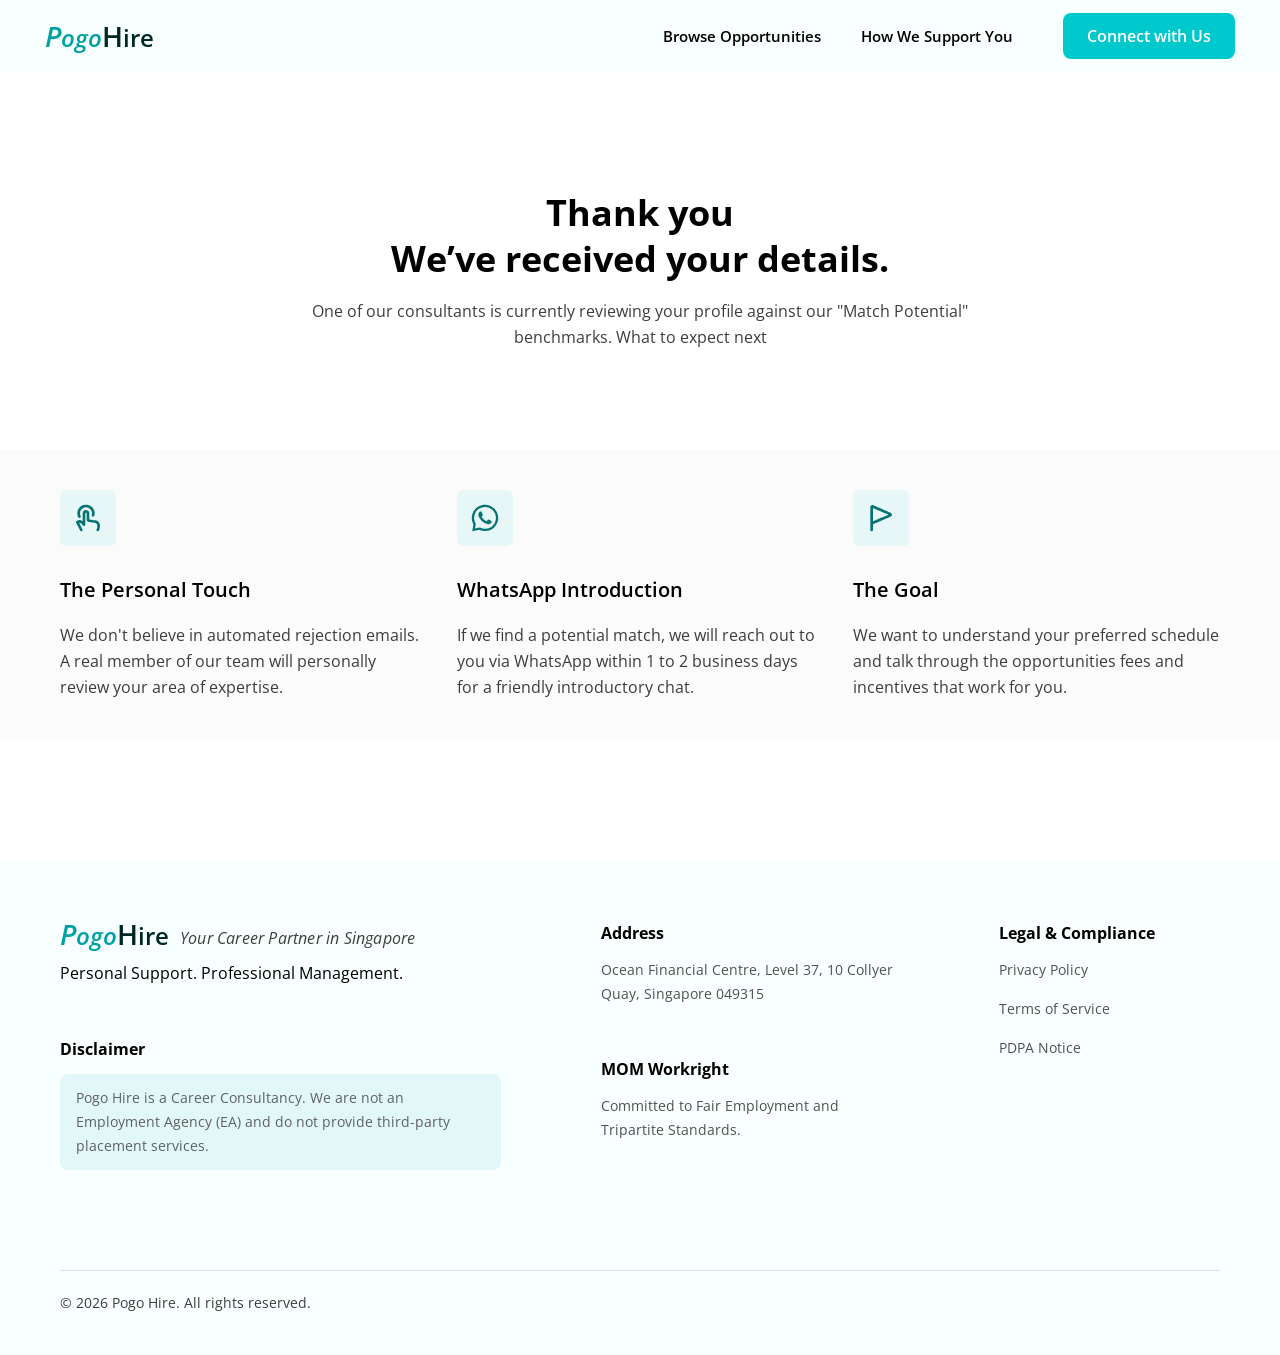
<file: thank-you/index.html>
<!DOCTYPE html>
<html lang="en-US">
<head>
	<meta charset="UTF-8">
	<meta name="viewport" content="width=device-width, initial-scale=1">
	<link rel="profile" href="https://gmpg.org/xfn/11">
	<title>Thank You &ndash; Pogo Hire</title>
<meta name="robots" content="noindex, nofollow">
<link rel="alternate" type="application/rss+xml" title="Pogo Hire &raquo; Feed" href="../feed/">
<link rel="alternate" type="application/rss+xml" title="Pogo Hire &raquo; Comments Feed" href="../comments/feed/">
<link rel="alternate" title="oEmbed (JSON)" type="application/json+oembed" href="../wp-json/oembed/1.0/embed?url=https%3A%2F%2Fwww.pogohire.com%2Fthank-you%2F">
<link rel="alternate" title="oEmbed (XML)" type="text/xml+oembed" href="../wp-json/oembed/1.0/embed?url=https%3A%2F%2Fwww.pogohire.com%2Fthank-you%2F&amp;format=xml">
<style id="wp-img-auto-sizes-contain-inline-css">
img:is([sizes=auto i],[sizes^="auto," i]){contain-intrinsic-size:3000px 1500px}
/*# sourceURL=wp-img-auto-sizes-contain-inline-css */
</style>
<style id="wp-emoji-styles-inline-css">

	img.wp-smiley, img.emoji {
		display: inline !important;
		border: none !important;
		box-shadow: none !important;
		height: 1em !important;
		width: 1em !important;
		margin: 0 0.07em !important;
		vertical-align: -0.1em !important;
		background: none !important;
		padding: 0 !important;
	}
/*# sourceURL=wp-emoji-styles-inline-css */
</style>
<style id="global-styles-inline-css">
:root{--wp--preset--aspect-ratio--square: 1;--wp--preset--aspect-ratio--4-3: 4/3;--wp--preset--aspect-ratio--3-4: 3/4;--wp--preset--aspect-ratio--3-2: 3/2;--wp--preset--aspect-ratio--2-3: 2/3;--wp--preset--aspect-ratio--16-9: 16/9;--wp--preset--aspect-ratio--9-16: 9/16;--wp--preset--color--black: #000000;--wp--preset--color--cyan-bluish-gray: #abb8c3;--wp--preset--color--white: #ffffff;--wp--preset--color--pale-pink: #f78da7;--wp--preset--color--vivid-red: #cf2e2e;--wp--preset--color--luminous-vivid-orange: #ff6900;--wp--preset--color--luminous-vivid-amber: #fcb900;--wp--preset--color--light-green-cyan: #7bdcb5;--wp--preset--color--vivid-green-cyan: #00d084;--wp--preset--color--pale-cyan-blue: #8ed1fc;--wp--preset--color--vivid-cyan-blue: #0693e3;--wp--preset--color--vivid-purple: #9b51e0;--wp--preset--gradient--vivid-cyan-blue-to-vivid-purple: linear-gradient(135deg,rgb(6,147,227) 0%,rgb(155,81,224) 100%);--wp--preset--gradient--light-green-cyan-to-vivid-green-cyan: linear-gradient(135deg,rgb(122,220,180) 0%,rgb(0,208,130) 100%);--wp--preset--gradient--luminous-vivid-amber-to-luminous-vivid-orange: linear-gradient(135deg,rgb(252,185,0) 0%,rgb(255,105,0) 100%);--wp--preset--gradient--luminous-vivid-orange-to-vivid-red: linear-gradient(135deg,rgb(255,105,0) 0%,rgb(207,46,46) 100%);--wp--preset--gradient--very-light-gray-to-cyan-bluish-gray: linear-gradient(135deg,rgb(238,238,238) 0%,rgb(169,184,195) 100%);--wp--preset--gradient--cool-to-warm-spectrum: linear-gradient(135deg,rgb(74,234,220) 0%,rgb(151,120,209) 20%,rgb(207,42,186) 40%,rgb(238,44,130) 60%,rgb(251,105,98) 80%,rgb(254,248,76) 100%);--wp--preset--gradient--blush-light-purple: linear-gradient(135deg,rgb(255,206,236) 0%,rgb(152,150,240) 100%);--wp--preset--gradient--blush-bordeaux: linear-gradient(135deg,rgb(254,205,165) 0%,rgb(254,45,45) 50%,rgb(107,0,62) 100%);--wp--preset--gradient--luminous-dusk: linear-gradient(135deg,rgb(255,203,112) 0%,rgb(199,81,192) 50%,rgb(65,88,208) 100%);--wp--preset--gradient--pale-ocean: linear-gradient(135deg,rgb(255,245,203) 0%,rgb(182,227,212) 50%,rgb(51,167,181) 100%);--wp--preset--gradient--electric-grass: linear-gradient(135deg,rgb(202,248,128) 0%,rgb(113,206,126) 100%);--wp--preset--gradient--midnight: linear-gradient(135deg,rgb(2,3,129) 0%,rgb(40,116,252) 100%);--wp--preset--font-size--small: 13px;--wp--preset--font-size--medium: 20px;--wp--preset--font-size--large: 36px;--wp--preset--font-size--x-large: 42px;--wp--preset--spacing--20: 0.44rem;--wp--preset--spacing--30: 0.67rem;--wp--preset--spacing--40: 1rem;--wp--preset--spacing--50: 1.5rem;--wp--preset--spacing--60: 2.25rem;--wp--preset--spacing--70: 3.38rem;--wp--preset--spacing--80: 5.06rem;--wp--preset--shadow--natural: 6px 6px 9px rgba(0, 0, 0, 0.2);--wp--preset--shadow--deep: 12px 12px 50px rgba(0, 0, 0, 0.4);--wp--preset--shadow--sharp: 6px 6px 0px rgba(0, 0, 0, 0.2);--wp--preset--shadow--outlined: 6px 6px 0px -3px rgb(255, 255, 255), 6px 6px rgb(0, 0, 0);--wp--preset--shadow--crisp: 6px 6px 0px rgb(0, 0, 0);}.wp-block-button{--wp--preset--dimension--25: 25%;--wp--preset--dimension--50: 50%;--wp--preset--dimension--75: 75%;--wp--preset--dimension--100: 100%;}:root { --wp--style--global--content-size: 800px;--wp--style--global--wide-size: 1200px; }:where(body) { margin: 0; }.wp-site-blocks > .alignleft { float: left; margin-right: 2em; }.wp-site-blocks > .alignright { float: right; margin-left: 2em; }.wp-site-blocks > .aligncenter { justify-content: center; margin-left: auto; margin-right: auto; }:where(.wp-site-blocks) > * { margin-block-start: 24px; margin-block-end: 0; }:where(.wp-site-blocks) > :first-child { margin-block-start: 0; }:where(.wp-site-blocks) > :last-child { margin-block-end: 0; }:root { --wp--style--block-gap: 24px; }:root :where(.is-layout-flow) > :first-child{margin-block-start: 0;}:root :where(.is-layout-flow) > :last-child{margin-block-end: 0;}:root :where(.is-layout-flow) > *{margin-block-start: 24px;margin-block-end: 0;}:root :where(.is-layout-constrained) > :first-child{margin-block-start: 0;}:root :where(.is-layout-constrained) > :last-child{margin-block-end: 0;}:root :where(.is-layout-constrained) > *{margin-block-start: 24px;margin-block-end: 0;}:root :where(.is-layout-flex){gap: 24px;}:root :where(.is-layout-grid){gap: 24px;}.is-layout-flow > .alignleft{float: left;margin-inline-start: 0;margin-inline-end: 2em;}.is-layout-flow > .alignright{float: right;margin-inline-start: 2em;margin-inline-end: 0;}.is-layout-flow > .aligncenter{margin-left: auto !important;margin-right: auto !important;}.is-layout-constrained > .alignleft{float: left;margin-inline-start: 0;margin-inline-end: 2em;}.is-layout-constrained > .alignright{float: right;margin-inline-start: 2em;margin-inline-end: 0;}.is-layout-constrained > .aligncenter{margin-left: auto !important;margin-right: auto !important;}.is-layout-constrained > :where(:not(.alignleft):not(.alignright):not(.alignfull)){max-width: var(--wp--style--global--content-size);margin-left: auto !important;margin-right: auto !important;}.is-layout-constrained > .alignwide{max-width: var(--wp--style--global--wide-size);}body .is-layout-flex{display: flex;}.is-layout-flex{flex-wrap: wrap;align-items: center;}.is-layout-flex > :is(*, div){margin: 0;}body .is-layout-grid{display: grid;}.is-layout-grid > :is(*, div){margin: 0;}body{padding-top: 0px;padding-right: 0px;padding-bottom: 0px;padding-left: 0px;}:root :where(.wp-element-button, .wp-block-button__link){background-color: #32373c;border-width: 0;color: #fff;font-family: inherit;font-size: inherit;font-style: inherit;font-weight: inherit;letter-spacing: inherit;line-height: inherit;padding-top: calc(0.667em + 2px);padding-right: calc(1.333em + 2px);padding-bottom: calc(0.667em + 2px);padding-left: calc(1.333em + 2px);text-decoration: none;text-transform: inherit;}.has-black-color{color: var(--wp--preset--color--black) !important;}.has-cyan-bluish-gray-color{color: var(--wp--preset--color--cyan-bluish-gray) !important;}.has-white-color{color: var(--wp--preset--color--white) !important;}.has-pale-pink-color{color: var(--wp--preset--color--pale-pink) !important;}.has-vivid-red-color{color: var(--wp--preset--color--vivid-red) !important;}.has-luminous-vivid-orange-color{color: var(--wp--preset--color--luminous-vivid-orange) !important;}.has-luminous-vivid-amber-color{color: var(--wp--preset--color--luminous-vivid-amber) !important;}.has-light-green-cyan-color{color: var(--wp--preset--color--light-green-cyan) !important;}.has-vivid-green-cyan-color{color: var(--wp--preset--color--vivid-green-cyan) !important;}.has-pale-cyan-blue-color{color: var(--wp--preset--color--pale-cyan-blue) !important;}.has-vivid-cyan-blue-color{color: var(--wp--preset--color--vivid-cyan-blue) !important;}.has-vivid-purple-color{color: var(--wp--preset--color--vivid-purple) !important;}.has-black-background-color{background-color: var(--wp--preset--color--black) !important;}.has-cyan-bluish-gray-background-color{background-color: var(--wp--preset--color--cyan-bluish-gray) !important;}.has-white-background-color{background-color: var(--wp--preset--color--white) !important;}.has-pale-pink-background-color{background-color: var(--wp--preset--color--pale-pink) !important;}.has-vivid-red-background-color{background-color: var(--wp--preset--color--vivid-red) !important;}.has-luminous-vivid-orange-background-color{background-color: var(--wp--preset--color--luminous-vivid-orange) !important;}.has-luminous-vivid-amber-background-color{background-color: var(--wp--preset--color--luminous-vivid-amber) !important;}.has-light-green-cyan-background-color{background-color: var(--wp--preset--color--light-green-cyan) !important;}.has-vivid-green-cyan-background-color{background-color: var(--wp--preset--color--vivid-green-cyan) !important;}.has-pale-cyan-blue-background-color{background-color: var(--wp--preset--color--pale-cyan-blue) !important;}.has-vivid-cyan-blue-background-color{background-color: var(--wp--preset--color--vivid-cyan-blue) !important;}.has-vivid-purple-background-color{background-color: var(--wp--preset--color--vivid-purple) !important;}.has-black-border-color{border-color: var(--wp--preset--color--black) !important;}.has-cyan-bluish-gray-border-color{border-color: var(--wp--preset--color--cyan-bluish-gray) !important;}.has-white-border-color{border-color: var(--wp--preset--color--white) !important;}.has-pale-pink-border-color{border-color: var(--wp--preset--color--pale-pink) !important;}.has-vivid-red-border-color{border-color: var(--wp--preset--color--vivid-red) !important;}.has-luminous-vivid-orange-border-color{border-color: var(--wp--preset--color--luminous-vivid-orange) !important;}.has-luminous-vivid-amber-border-color{border-color: var(--wp--preset--color--luminous-vivid-amber) !important;}.has-light-green-cyan-border-color{border-color: var(--wp--preset--color--light-green-cyan) !important;}.has-vivid-green-cyan-border-color{border-color: var(--wp--preset--color--vivid-green-cyan) !important;}.has-pale-cyan-blue-border-color{border-color: var(--wp--preset--color--pale-cyan-blue) !important;}.has-vivid-cyan-blue-border-color{border-color: var(--wp--preset--color--vivid-cyan-blue) !important;}.has-vivid-purple-border-color{border-color: var(--wp--preset--color--vivid-purple) !important;}.has-vivid-cyan-blue-to-vivid-purple-gradient-background{background: var(--wp--preset--gradient--vivid-cyan-blue-to-vivid-purple) !important;}.has-light-green-cyan-to-vivid-green-cyan-gradient-background{background: var(--wp--preset--gradient--light-green-cyan-to-vivid-green-cyan) !important;}.has-luminous-vivid-amber-to-luminous-vivid-orange-gradient-background{background: var(--wp--preset--gradient--luminous-vivid-amber-to-luminous-vivid-orange) !important;}.has-luminous-vivid-orange-to-vivid-red-gradient-background{background: var(--wp--preset--gradient--luminous-vivid-orange-to-vivid-red) !important;}.has-very-light-gray-to-cyan-bluish-gray-gradient-background{background: var(--wp--preset--gradient--very-light-gray-to-cyan-bluish-gray) !important;}.has-cool-to-warm-spectrum-gradient-background{background: var(--wp--preset--gradient--cool-to-warm-spectrum) !important;}.has-blush-light-purple-gradient-background{background: var(--wp--preset--gradient--blush-light-purple) !important;}.has-blush-bordeaux-gradient-background{background: var(--wp--preset--gradient--blush-bordeaux) !important;}.has-luminous-dusk-gradient-background{background: var(--wp--preset--gradient--luminous-dusk) !important;}.has-pale-ocean-gradient-background{background: var(--wp--preset--gradient--pale-ocean) !important;}.has-electric-grass-gradient-background{background: var(--wp--preset--gradient--electric-grass) !important;}.has-midnight-gradient-background{background: var(--wp--preset--gradient--midnight) !important;}.has-small-font-size{font-size: var(--wp--preset--font-size--small) !important;}.has-medium-font-size{font-size: var(--wp--preset--font-size--medium) !important;}.has-large-font-size{font-size: var(--wp--preset--font-size--large) !important;}.has-x-large-font-size{font-size: var(--wp--preset--font-size--x-large) !important;}
:root :where(.wp-block-icon svg){width: 24px;}
:root :where(.wp-block-pullquote){font-size: 1.5em;line-height: 1.6;}
/*# sourceURL=global-styles-inline-css */
</style>
<link rel="stylesheet" id="hello-elementor-css" href="../css/reset.css" media="all">
<link rel="stylesheet" id="hello-elementor-theme-style-css" href="../css/theme.css" media="all">
<link rel="stylesheet" id="hello-elementor-header-footer-css" href="../css/header-footer.css" media="all">
<link rel="stylesheet" id="elementor-frontend-css" href="../css/custom-frontend.min.css" media="all">
<style id="elementor-frontend-inline-css">
.e-heading-base a, .e-paragraph-base a { all: unset; cursor: pointer; }form[data-element_type="e-form"].form-state-success [data-element_type="e-form-success-message"],form[data-element_type="e-form"].form-state-error [data-element_type="e-form-error-message"]{ display: block; }
.e-form-textarea-base:not([data-resizable]) { resize: none; } .e-form-submit-button-base { cursor: pointer; box-sizing: border-box; }
/*# sourceURL=elementor-frontend-inline-css */
</style>
<link rel="stylesheet" id="elementor-post-6-css" href="../css/post-6.css" media="all">
<link rel="stylesheet" id="widget-heading-css" href="../css/widget-heading.min.css" media="all">
<link rel="stylesheet" id="widget-nav-menu-css" href="../css/custom-pro-widget-nav-menu.min.css" media="all">
<link rel="stylesheet" id="e-sticky-css" href="../css/sticky.min.css" media="all">
<link rel="stylesheet" id="widget-icon-box-css" href="../css/custom-widget-icon-box.min.css" media="all">
<link rel="stylesheet" id="elementor-post-62-css" href="../css/post-62.css" media="all">
<link rel="stylesheet" id="base-desktop-css" href="../css/base-desktop.css" media="all">
<link rel="stylesheet" id="global-frontend-desktop-css" href="../css/global-frontend-desktop.css" media="all">
<link rel="stylesheet" id="elementor-post-20-css" href="../css/post-20.css" media="all">
<link rel="stylesheet" id="elementor-post-53-css" href="../css/post-53.css" media="all">
<link rel="stylesheet" id="elementor-gf-opensans-css" href="https://fonts.googleapis.com/css?family=Open+Sans:100,100italic,200,200italic,300,300italic,400,400italic,500,500italic,600,600italic,700,700italic,800,800italic,900,900italic&amp;display=swap" media="all">
<script id="jquery-core-js" src="../js/jquery.min.js"></script>
<script id="jquery-migrate-js" src="../js/jquery-migrate.min.js"></script>
<link rel="https://api.w.org/" href="../wp-json/"><link rel="alternate" title="JSON" type="application/json" href="../wp-json/wp/v2/pages/62"><link rel="EditURI" type="application/rsd+xml" title="RSD" href="../xmlrpc.php?rsd">
<meta name="generator" content="WordPress 7.1.2">
<link rel="canonical" href="../thank-you/">
<link rel="shortlink" href="../?p=62">
<meta name="generator" content="Elementor 4.0.7; features: e_font_icon_svg, additional_custom_breakpoints; settings: css_print_method-external, google_font-enabled, font_display-swap">
			<style>
				.e-con.e-parent:nth-of-type(n+4):not(.e-lazyloaded):not(.e-no-lazyload),
				.e-con.e-parent:nth-of-type(n+4):not(.e-lazyloaded):not(.e-no-lazyload) * {
					background-image: none !important;
				}
				@media screen and (max-height: 1024px) {
					.e-con.e-parent:nth-of-type(n+3):not(.e-lazyloaded):not(.e-no-lazyload),
					.e-con.e-parent:nth-of-type(n+3):not(.e-lazyloaded):not(.e-no-lazyload) * {
						background-image: none !important;
					}
				}
				@media screen and (max-height: 640px) {
					.e-con.e-parent:nth-of-type(n+2):not(.e-lazyloaded):not(.e-no-lazyload),
					.e-con.e-parent:nth-of-type(n+2):not(.e-lazyloaded):not(.e-no-lazyload) * {
						background-image: none !important;
					}
				}
			</style>
			<link rel="icon" href="../images/cropped-FavIcon-32x32.png" sizes="32x32">
<link rel="icon" href="../images/cropped-FavIcon-192x192.png" sizes="192x192">
<link rel="apple-touch-icon" href="../images/cropped-FavIcon-180x180.png">
<meta name="msapplication-TileImage" content="/wp-content/uploads/2026/05/cropped-FavIcon-270x270.png">
<style id="wp-custom-css">
body, html {
	width: 100%;
	overflow-x: hidden;
	max-width: 100%;
}

#menu-1-eed6168 .menu-item-384,
#menu-1-ebe0447 .menu-item-384, #menu-1-47f55de .menu-item-384 {
	border-width: 1px !important;
	border-left: 1px solid #E7E7E7;
	border-right: 1px solid #E7E7E7;
}

.elementor-3 .elementor-element.elementor-element-eed6168 .elementor-nav-menu--main .elementor-item.elementor-item-active, .elementor-59 .elementor-element.elementor-element-ebe0447 .elementor-nav-menu--main .elementor-item.elementor-item-active, .elementor-61 .elementor-element.elementor-element-47f55de .elementor-nav-menu--main .elementor-item.elementor-item-active {
	font-weight: 700;
}

.elementor-toc__header {
	display: none !important;
}

.elementor-toc__list-item-text.elementor-item-active {
	font-weight: 600 !important;
}

@media (max-width:1270px) and (min-width:1100px) {
	.elementor-11 .elementor-element.elementor-element-2ddefaf {
    --e-con-grid-template-columns: repeat(2, 1fr);
	}
}

@media (max-width:810px) and (min-width:767px) {
	.elementor-11 .elementor-element.elementor-element-2ddefaf {
    --e-con-grid-template-columns: repeat(1, 1fr);
	}
}

@media (max-width:975px) and (min-width:875px) {
	.elementor-11 .elementor-element.elementor-element-eb50585 img {
		height: 500px;
	}
}
</style>
<link rel="stylesheet" href="../css/site-fixes.css">
</head>
<body class="wp-singular page-template-default page page-id-62 wp-embed-responsive wp-theme-hello-elementor hello-elementor-default elementor-default elementor-template-full-width elementor-kit-6 elementor-page elementor-page-62">


<a class="skip-link screen-reader-text" href="#content">Skip to content</a>

		<header data-elementor-type="header" data-elementor-id="20" class="elementor elementor-20 elementor-location-header" data-elementor-post-type="elementor_library">
			<div class="elementor-element elementor-element-f0de634 e-flex e-con-boxed e-con e-parent" data-id="f0de634" data-element_type="container" data-e-type="container" data-settings='{"background_background":"classic","sticky":"top","sticky_anchor_link_offset":70,"sticky_on":["desktop","tablet_extra","tablet","mobile_extra","mobile"],"sticky_offset":0,"sticky_effects_offset":0}'>
					<div class="e-con-inner">
		<a class="elementor-element elementor-element-2b3ce2c e-con-full e-flex e-con e-child" data-id="2b3ce2c" data-element_type="container" data-e-type="container" href="../">
				<div class="elementor-element elementor-element-d983ae5 elementor-widget elementor-widget-heading" data-id="d983ae5" data-element_type="widget" data-e-type="widget" data-widget_type="heading.default">
					<h2 class="elementor-heading-title elementor-size-default">P</h2>				</div>
				<div class="elementor-element elementor-element-a150fbf elementor-widget elementor-widget-heading" data-id="a150fbf" data-element_type="widget" data-e-type="widget" data-widget_type="heading.default">
					<h2 class="elementor-heading-title elementor-size-default">ogo</h2>				</div>
				<div class="elementor-element elementor-element-b7774bc elementor-widget elementor-widget-heading" data-id="b7774bc" data-element_type="widget" data-e-type="widget" data-widget_type="heading.default">
					<h2 class="elementor-heading-title elementor-size-default">H</h2>				</div>
				<div class="elementor-element elementor-element-f450b96 elementor-widget elementor-widget-heading" data-id="f450b96" data-element_type="widget" data-e-type="widget" data-widget_type="heading.default">
					<h2 class="elementor-heading-title elementor-size-default">ire</h2>				</div>
				</a>
		<div class="elementor-element elementor-element-157a2de e-con-full e-flex e-con e-child" data-id="157a2de" data-element_type="container" data-e-type="container">
				<div class="elementor-element elementor-element-c2f634a elementor-nav-menu__align-end elementor-nav-menu--stretch elementor-hidden-mobile elementor-nav-menu--dropdown-tablet elementor-nav-menu__text-align-aside elementor-nav-menu--toggle elementor-nav-menu--burger elementor-widget elementor-widget-nav-menu" data-id="c2f634a" data-element_type="widget" data-e-type="widget" data-settings='{"full_width":"stretch","layout":"horizontal","submenu_icon":{"value":"&lt;svg aria-hidden=\"true\" class=\"e-font-icon-svg e-fas-caret-down\" viewBox=\"0 0 320 512\" xmlns=\"http:\/\/www.w3.org\/2000\/svg\"&gt;&lt;path d=\"M31.3 192h257.3c17.8 0 26.7 21.5 14.1 34.1L174.1 354.8c-7.8 7.8-20.5 7.8-28.3 0L17.2 226.1C4.6 213.5 13.5 192 31.3 192z\"&gt;&lt;\/path&gt;&lt;\/svg&gt;","library":"fa-solid"},"toggle":"burger"}' data-widget_type="nav-menu.default">
								<nav aria-label="Menu" class="elementor-nav-menu--main elementor-nav-menu__container elementor-nav-menu--layout-horizontal e--pointer-none">
				<ul id="menu-1-c2f634a" class="elementor-nav-menu"><li class="menu-item menu-item-type-custom menu-item-object-custom menu-item-38"><a href="../#browse-opportunities" class="elementor-item elementor-item-anchor">Browse Opportunities</a></li>
<li class="menu-item menu-item-type-custom menu-item-object-custom menu-item-39"><a href="../#how-we-support-you" class="elementor-item elementor-item-anchor">How We Support You</a></li>
</ul>			</nav>
					<div class="elementor-menu-toggle" role="button" tabindex="0" aria-label="Menu Toggle" aria-expanded="false">
			<svg aria-hidden="true" role="presentation" class="elementor-menu-toggle__icon--open e-font-icon-svg e-eicon-menu-bar" viewbox="0 0 1000 1000" xmlns="http://www.w3.org/2000/svg"><path d="M104 333H896C929 333 958 304 958 271S929 208 896 208H104C71 208 42 237 42 271S71 333 104 333ZM104 583H896C929 583 958 554 958 521S929 458 896 458H104C71 458 42 487 42 521S71 583 104 583ZM104 833H896C929 833 958 804 958 771S929 708 896 708H104C71 708 42 737 42 771S71 833 104 833Z"></path></svg><svg aria-hidden="true" role="presentation" class="elementor-menu-toggle__icon--close e-font-icon-svg e-eicon-close" viewbox="0 0 1000 1000" xmlns="http://www.w3.org/2000/svg"><path d="M742 167L500 408 258 167C246 154 233 150 217 150 196 150 179 158 167 167 154 179 150 196 150 212 150 229 154 242 171 254L408 500 167 742C138 771 138 800 167 829 196 858 225 858 254 829L496 587 738 829C750 842 767 846 783 846 800 846 817 842 829 829 842 817 846 804 846 783 846 767 842 750 829 737L588 500 833 258C863 229 863 200 833 171 804 137 775 137 742 167Z"></path></svg>		</div>
					<nav class="elementor-nav-menu--dropdown elementor-nav-menu__container" aria-hidden="true">
				<ul id="menu-2-c2f634a" class="elementor-nav-menu"><li class="menu-item menu-item-type-custom menu-item-object-custom menu-item-38"><a href="../#browse-opportunities" class="elementor-item elementor-item-anchor" tabindex="-1">Browse Opportunities</a></li>
<li class="menu-item menu-item-type-custom menu-item-object-custom menu-item-39"><a href="../#how-we-support-you" class="elementor-item elementor-item-anchor" tabindex="-1">How We Support You</a></li>
</ul>			</nav>
						</div>
				<div class="elementor-element elementor-element-e67ff90 elementor-nav-menu__align-end elementor-nav-menu--stretch elementor-hidden-desktop elementor-hidden-tablet_extra elementor-hidden-tablet elementor-hidden-mobile_extra elementor-nav-menu--dropdown-tablet elementor-nav-menu__text-align-aside elementor-nav-menu--toggle elementor-nav-menu--burger elementor-widget elementor-widget-nav-menu" data-id="e67ff90" data-element_type="widget" data-e-type="widget" data-settings='{"full_width":"stretch","layout":"horizontal","submenu_icon":{"value":"&lt;svg aria-hidden=\"true\" class=\"e-font-icon-svg e-fas-caret-down\" viewBox=\"0 0 320 512\" xmlns=\"http:\/\/www.w3.org\/2000\/svg\"&gt;&lt;path d=\"M31.3 192h257.3c17.8 0 26.7 21.5 14.1 34.1L174.1 354.8c-7.8 7.8-20.5 7.8-28.3 0L17.2 226.1C4.6 213.5 13.5 192 31.3 192z\"&gt;&lt;\/path&gt;&lt;\/svg&gt;","library":"fa-solid"},"toggle":"burger"}' data-widget_type="nav-menu.default">
								<nav aria-label="Menu" class="elementor-nav-menu--main elementor-nav-menu__container elementor-nav-menu--layout-horizontal e--pointer-none">
				<ul id="menu-1-e67ff90" class="elementor-nav-menu"><li class="menu-item menu-item-type-custom menu-item-object-custom menu-item-43"><a href="../#browse-opportunities" class="elementor-item elementor-item-anchor">Browse Opportunities</a></li>
<li class="menu-item menu-item-type-custom menu-item-object-custom menu-item-44"><a href="../#how-we-support-you" class="elementor-item elementor-item-anchor">How We Support You</a></li>
<li class="menu-item menu-item-type-custom menu-item-object-custom menu-item-46"><a href="../#connect-with-us" class="elementor-item elementor-item-anchor">Connect with Us</a></li>
</ul>			</nav>
					<div class="elementor-menu-toggle" role="button" tabindex="0" aria-label="Menu Toggle" aria-expanded="false">
			<svg aria-hidden="true" role="presentation" class="elementor-menu-toggle__icon--open e-font-icon-svg e-eicon-menu-bar" viewbox="0 0 1000 1000" xmlns="http://www.w3.org/2000/svg"><path d="M104 333H896C929 333 958 304 958 271S929 208 896 208H104C71 208 42 237 42 271S71 333 104 333ZM104 583H896C929 583 958 554 958 521S929 458 896 458H104C71 458 42 487 42 521S71 583 104 583ZM104 833H896C929 833 958 804 958 771S929 708 896 708H104C71 708 42 737 42 771S71 833 104 833Z"></path></svg><svg aria-hidden="true" role="presentation" class="elementor-menu-toggle__icon--close e-font-icon-svg e-eicon-close" viewbox="0 0 1000 1000" xmlns="http://www.w3.org/2000/svg"><path d="M742 167L500 408 258 167C246 154 233 150 217 150 196 150 179 158 167 167 154 179 150 196 150 212 150 229 154 242 171 254L408 500 167 742C138 771 138 800 167 829 196 858 225 858 254 829L496 587 738 829C750 842 767 846 783 846 800 846 817 842 829 829 842 817 846 804 846 783 846 767 842 750 829 737L588 500 833 258C863 229 863 200 833 171 804 137 775 137 742 167Z"></path></svg>		</div>
					<nav class="elementor-nav-menu--dropdown elementor-nav-menu__container" aria-hidden="true">
				<ul id="menu-2-e67ff90" class="elementor-nav-menu"><li class="menu-item menu-item-type-custom menu-item-object-custom menu-item-43"><a href="../#browse-opportunities" class="elementor-item elementor-item-anchor" tabindex="-1">Browse Opportunities</a></li>
<li class="menu-item menu-item-type-custom menu-item-object-custom menu-item-44"><a href="../#how-we-support-you" class="elementor-item elementor-item-anchor" tabindex="-1">How We Support You</a></li>
<li class="menu-item menu-item-type-custom menu-item-object-custom menu-item-46"><a href="../#connect-with-us" class="elementor-item elementor-item-anchor" tabindex="-1">Connect with Us</a></li>
</ul>			</nav>
						</div>
				<div class="elementor-element elementor-element-326cdf8 elementor-hidden-mobile elementor-widget elementor-widget-button" data-id="326cdf8" data-element_type="widget" data-e-type="widget" data-widget_type="button.default">
										<a class="elementor-button elementor-button-link elementor-size-sm" href="../#connect-with-us">
						<span class="elementor-button-content-wrapper">
									<span class="elementor-button-text">Connect with Us</span>
					</span>
					</a>
								</div>
				</div>
					</div>
				</div>
				</header>
				<div data-elementor-type="wp-page" data-elementor-id="62" class="elementor elementor-62" data-elementor-post-type="page">
				<div class="elementor-element elementor-element-f13180f e-flex e-con-boxed e-con e-parent" data-id="f13180f" data-element_type="container" data-e-type="container">
					<div class="e-con-inner">
		<div class="elementor-element elementor-element-a765d14 e-con-full e-flex e-con e-child" data-id="a765d14" data-element_type="container" data-e-type="container">
				<div class="elementor-element elementor-element-c3178f7 elementor-widget elementor-widget-heading" data-id="c3178f7" data-element_type="widget" data-e-type="widget" data-widget_type="heading.default">
					<h2 class="elementor-heading-title elementor-size-default">Thank you
<br>We&rsquo;ve received your details. </h2>				</div>
				<div class="elementor-element elementor-element-6bd3692 elementor-widget__width-initial elementor-widget elementor-widget-heading" data-id="6bd3692" data-element_type="widget" data-e-type="widget" data-widget_type="heading.default">
					<h2 class="elementor-heading-title elementor-size-default">One of our consultants is currently reviewing your profile against our "Match Potential" benchmarks. What to expect next</h2>				</div>
				</div>
					</div>
				</div>
		<div class="elementor-element elementor-element-9f2dad6 e-grid e-con-boxed e-con e-parent" data-id="9f2dad6" data-element_type="container" data-e-type="container" data-settings='{"background_background":"classic"}'>
					<div class="e-con-inner">
				<div class="elementor-element elementor-element-1f4d7bf elementor-view-stacked elementor-shape-rounded elementor-position-block-start elementor-mobile-position-block-start elementor-widget elementor-widget-icon-box" data-id="1f4d7bf" data-element_type="widget" data-e-type="widget" data-widget_type="icon-box.default">
							<div class="elementor-icon-box-wrapper">

						<div class="elementor-icon-box-icon">
				<span class="elementor-icon">
				<svg xmlns="http://www.w3.org/2000/svg" width="24" height="24" viewbox="0 0 24 24" fill="none"><path fill-rule="evenodd" clip-rule="evenodd" d="M9.82004 2.04114C9.3451 2.10064 8.87631 2.2017 8.41904 2.34314C7.14904 2.75414 5.88004 3.72914 5.08704 4.90314C4.17304 6.25514 3.80304 8.10414 4.12004 9.73314C4.28104 10.5611 4.68004 11.5351 4.95004 11.7571C5.10394 11.8847 5.29224 11.9637 5.49108 11.9842C5.68992 12.0046 5.89037 11.9657 6.06704 11.8721C6.18408 11.8138 6.28735 11.7312 6.36994 11.6298C6.45254 11.5284 6.51257 11.4106 6.54604 11.2841C6.62404 11.0181 6.59804 10.7881 6.45604 10.4831C5.93404 9.36514 5.86104 8.20414 6.24104 7.07114C6.48004 6.35714 6.81404 5.83114 7.37304 5.29114C7.93204 4.75014 8.38404 4.47114 9.07204 4.24014C10.188 3.86525 11.4066 3.94348 12.4655 4.45797C13.5244 4.97246 14.339 5.8821 14.734 6.99114C15.02 7.78514 15.07 8.55414 14.895 9.44014C14.771 10.0661 14.782 10.2531 14.96 10.5331C15.162 10.8521 15.56 11.0391 15.921 10.9851C16.02 10.9701 16.194 10.9051 16.308 10.8391C16.634 10.6531 16.75 10.4101 16.908 9.58014C17.015 9.02414 17.002 7.83514 16.885 7.28014C16.376 4.88114 14.78 3.08314 12.48 2.31814C12.2112 2.22972 11.9374 2.15726 11.66 2.10114C11.222 2.02314 10.257 1.99214 9.82004 2.04114ZM9.96004 6.06214C9.10204 6.24614 8.39004 6.91014 8.09504 7.80014C8.02704 8.00314 8.02004 8.26114 8.00104 11.2311L7.98004 14.4411L7.70004 14.2371C7.36304 13.9911 6.79604 13.7111 6.44004 13.6141C6.03704 13.5051 5.24404 13.5161 4.78004 13.6361C4.20904 13.7851 3.49104 14.1081 3.29204 14.3071C3.18944 14.4135 3.11138 14.5411 3.06335 14.6808C3.01533 14.8206 2.99849 14.9692 3.01404 15.1161C3.03004 15.2501 3.46304 16.1551 4.60304 18.4401C6.30704 21.8551 6.27804 21.8061 6.68304 21.9411C7.37904 22.1721 8.09004 21.5771 7.98104 20.8531C7.96204 20.7281 7.54204 19.8451 6.67704 18.1141C6.2466 17.2585 5.82093 16.4005 5.40004 15.5401C5.40004 15.5291 5.50404 15.5201 5.63004 15.5211C6.22004 15.5231 6.86104 16.0071 7.88204 17.2221C8.38604 17.8211 8.53904 17.9371 8.88804 17.9851C9.33104 18.0451 9.81304 17.7361 9.93904 17.3101C9.99204 17.1321 10 16.5331 10 12.7511C10 7.94314 9.98404 8.24214 10.252 8.07814C10.3255 8.02975 10.4116 8.00396 10.4995 8.00396C10.5875 8.00396 10.6736 8.02975 10.747 8.07814C10.988 8.22514 10.978 8.11414 11 10.9401L11.02 13.5401L11.13 13.8151C11.363 14.3961 11.809 14.8291 12.366 15.0151C12.469 15.0491 13.644 15.2211 14.978 15.3981C16.565 15.6091 17.488 15.7491 17.647 15.8021C17.969 15.9111 18.263 16.1031 18.475 16.3441C18.867 16.7881 19 17.1881 19 17.9171C19 18.8031 18.864 19.5001 18.533 20.3121C18.379 20.6901 18.342 20.8261 18.342 21.0201C18.341 21.7801 19.207 22.2501 19.853 21.8401C20.081 21.6961 20.196 21.5231 20.403 21.0181C20.6219 20.4765 20.7834 19.9134 20.885 19.3381C21.001 18.6921 21.014 17.2581 20.908 16.8061C20.551 15.2811 19.301 14.0551 17.827 13.7811C17.647 13.7471 16.546 13.5951 15.38 13.4411C14.6295 13.3443 13.8795 13.2437 13.13 13.1391L13 13.1161L12.999 10.6881C12.999 7.95414 12.997 7.93414 12.715 7.36214C12.225 6.36814 11.071 5.82414 9.96004 6.06214Z" fill="#067373"></path></svg>				</span>
			</div>
			
						<div class="elementor-icon-box-content">

									<h3 class="elementor-icon-box-title">
						<span>
							The Personal Touch						</span>
					</h3>
				
									<p class="elementor-icon-box-description">
						We don't believe in automated rejection emails. A real member of our team will personally review your area of expertise.					</p>
				
			</div>
			
		</div>
						</div>
				<div class="elementor-element elementor-element-1c85dac elementor-view-stacked elementor-shape-rounded elementor-position-block-start elementor-mobile-position-block-start elementor-widget elementor-widget-icon-box" data-id="1c85dac" data-element_type="widget" data-e-type="widget" data-widget_type="icon-box.default">
							<div class="elementor-icon-box-wrapper">

						<div class="elementor-icon-box-icon">
				<span class="elementor-icon">
				<svg xmlns="http://www.w3.org/2000/svg" width="26" height="26" viewbox="0 0 26 26" fill="none"><path d="M23.7412 12.5123C23.6402 9.74529 22.4741 7.12423 20.4866 5.19642C18.499 3.26862 15.8436 2.1831 13.0747 2.16651H13.0217C11.1571 2.16503 9.3242 2.64906 7.70345 3.57096C6.0827 4.49287 4.72991 5.82089 3.77822 7.42432C2.82652 9.02776 2.3087 10.8514 2.27573 12.7157C2.24275 14.58 2.69575 16.4207 3.59015 18.0568L2.64115 23.74C2.63962 23.7516 2.64056 23.7634 2.64394 23.7746C2.64731 23.7858 2.65303 23.7961 2.66072 23.805C2.66841 23.8138 2.67789 23.8208 2.68852 23.8257C2.69916 23.8306 2.71071 23.8331 2.7224 23.8332H2.73865L8.35899 22.583C9.81103 23.2801 11.4012 23.6418 13.0119 23.6414H13.3196C14.7365 23.6009 16.1314 23.2802 17.4237 22.6978C18.716 22.1154 19.8802 21.2829 20.8491 20.2482C21.818 19.2135 22.5724 17.9972 23.0688 16.6695C23.5652 15.3418 23.7937 13.9289 23.7412 12.5123ZM13.2654 21.7748H13.0119C11.5883 21.7761 10.1853 21.435 8.92124 20.7803L8.63307 20.6308L4.8219 21.53L5.52607 17.6744L5.36249 17.3982C4.58216 16.0681 4.1618 14.5577 4.14281 13.0157C4.12382 11.4737 4.50685 9.95337 5.25418 8.60447C6.00151 7.25556 7.08734 6.1246 8.40473 5.32301C9.72212 4.52142 11.2256 4.07685 12.7671 4.03309H13.026C15.3535 4.04013 17.585 4.96122 19.2398 6.59791C20.8946 8.23459 21.8403 10.4559 21.8729 12.7831C21.9056 15.1104 21.0227 17.3573 19.4145 19.0398C17.8063 20.7223 15.6015 21.7057 13.2752 21.7781L13.2654 21.7748Z" fill="#067373"></path><path d="M8.89412 7.80661C9.01523 7.75229 9.14601 7.72282 9.27871 7.71994L9.30146 7.71777C9.48129 7.72319 9.66112 7.72861 9.81821 7.73944C10.01 7.75352 10.2266 7.76977 10.4097 8.23127C10.635 8.77294 11.115 10.1217 11.1789 10.2593C11.2191 10.3312 11.2409 10.412 11.2422 10.4945C11.2435 10.5769 11.2244 10.6584 11.1865 10.7316C11.1131 10.8893 11.018 11.036 10.9037 11.1671C10.764 11.3209 10.6199 11.4986 10.4845 11.6264C10.349 11.7554 10.2017 11.8973 10.349 12.1714C10.7325 12.8777 11.219 13.5255 11.791 14.0889C12.4041 14.689 13.1235 15.1689 13.9143 15.5048C14.0053 15.5524 14.106 15.5806 14.209 15.5839C14.2647 15.5829 14.3197 15.5703 14.3702 15.5468C14.4208 15.5232 14.4659 15.4894 14.5025 15.4474C14.6705 15.2773 15.171 14.6879 15.3887 14.4171C15.4226 14.3615 15.4695 14.315 15.5253 14.2816C15.5812 14.2482 15.6444 14.2289 15.7094 14.2254C15.809 14.2329 15.9076 14.2579 15.9986 14.3012C16.2435 14.3987 17.5467 15.0953 17.8121 15.235C18.0775 15.3737 18.2541 15.4517 18.3191 15.5611C18.383 15.6694 18.3668 16.2144 18.123 16.8373C17.8793 17.4602 16.7602 18.0333 16.2651 18.0636C16.1178 18.0723 15.977 18.0918 15.7917 18.0918C15.3389 18.0918 14.6423 17.9748 13.052 17.2901C10.3469 16.1277 8.70562 13.2623 8.57562 13.0781L8.57454 13.077C8.44129 12.8874 7.51937 11.5788 7.56054 10.256C7.60171 8.92894 8.31779 8.29736 8.57346 8.03519C8.664 7.93834 8.77304 7.86061 8.89412 7.80661Z" fill="#067373"></path></svg>				</span>
			</div>
			
						<div class="elementor-icon-box-content">

									<h3 class="elementor-icon-box-title">
						<span>
							WhatsApp Introduction						</span>
					</h3>
				
									<p class="elementor-icon-box-description">
						If we find a potential match, we will reach out to you via WhatsApp within 1 to 2 business days for a friendly introductory chat.					</p>
				
			</div>
			
		</div>
						</div>
				<div class="elementor-element elementor-element-fbd3561 elementor-view-stacked elementor-shape-rounded elementor-position-block-start elementor-mobile-position-block-start elementor-widget elementor-widget-icon-box" data-id="fbd3561" data-element_type="widget" data-e-type="widget" data-widget_type="icon-box.default">
							<div class="elementor-icon-box-wrapper">

						<div class="elementor-icon-box-icon">
				<span class="elementor-icon">
				<svg xmlns="http://www.w3.org/2000/svg" width="24" height="24" viewbox="0 0 24 24" fill="none"><path fill-rule="evenodd" clip-rule="evenodd" d="M4.95309 2.37487C4.51309 2.55587 4.21309 2.88187 4.07409 3.32987C4.00309 3.55787 4.00009 3.91987 4.00009 12.3559C4.00009 22.2299 3.97209 21.3649 4.30609 21.6999C4.48609 21.8789 4.76409 21.9999 5.00009 21.9999C5.23709 21.9999 5.51409 21.8799 5.69709 21.6969C6.00409 21.3899 6.00009 21.4249 6.00009 18.8799V16.6549L12.5901 13.8009C14.8632 12.8201 17.1332 11.8321 19.4001 10.8369C19.6871 10.6929 19.9681 10.3999 20.1071 10.0999C20.2031 9.89287 20.2191 9.80987 20.2181 9.49987C20.2181 9.18987 20.2021 9.10587 20.1041 8.89087C19.9841 8.62987 19.6841 8.30587 19.4471 8.18387C19.2651 8.08887 6.08909 2.38187 5.92409 2.32587C5.68709 2.24587 5.20909 2.26987 4.95309 2.37487ZM12.0401 7.13787C15.0211 8.42987 17.4641 9.49187 17.4691 9.49587C17.4741 9.50087 14.9901 10.5829 11.9491 11.8999C10.0357 12.7279 8.12266 13.5569 6.21009 14.3869L6.00009 14.4789V4.52287L6.31009 4.65587L12.0401 7.13787Z" fill="#067373"></path></svg>				</span>
			</div>
			
						<div class="elementor-icon-box-content">

									<h3 class="elementor-icon-box-title">
						<span>
							The Goal						</span>
					</h3>
				
									<p class="elementor-icon-box-description">
						We want to understand your preferred schedule and talk through the opportunities fees and incentives that work for you.					</p>
				
			</div>
			
		</div>
						</div>
					</div>
				</div>
				</div>
				<footer data-elementor-type="footer" data-elementor-id="53" class="elementor elementor-53 elementor-location-footer" data-elementor-post-type="elementor_library">
			<div class="elementor-element elementor-element-4be6444 e-flex e-con-boxed e-con e-parent" data-id="4be6444" data-element_type="container" data-e-type="container" data-settings='{"background_background":"classic"}'>
					<div class="e-con-inner">
		<div class="elementor-element elementor-element-5a721b1 e-con-full e-flex e-con e-child" data-id="5a721b1" data-element_type="container" data-e-type="container">
		<div class="elementor-element elementor-element-980711f e-con-full e-flex e-con e-child" data-id="980711f" data-element_type="container" data-e-type="container">
		<div class="elementor-element elementor-element-880723d e-con-full e-flex e-con e-child" data-id="880723d" data-element_type="container" data-e-type="container">
		<a class="elementor-element elementor-element-1133468 e-con-full e-flex e-con e-child" data-id="1133468" data-element_type="container" data-e-type="container" href="../">
				<div class="elementor-element elementor-element-09f4bf8 elementor-widget elementor-widget-heading" data-id="09f4bf8" data-element_type="widget" data-e-type="widget" data-widget_type="heading.default">
					<h2 class="elementor-heading-title elementor-size-default">P</h2>				</div>
				<div class="elementor-element elementor-element-0c6c03b elementor-widget elementor-widget-heading" data-id="0c6c03b" data-element_type="widget" data-e-type="widget" data-widget_type="heading.default">
					<h2 class="elementor-heading-title elementor-size-default">ogo</h2>				</div>
				<div class="elementor-element elementor-element-d0ad107 elementor-widget elementor-widget-heading" data-id="d0ad107" data-element_type="widget" data-e-type="widget" data-widget_type="heading.default">
					<h2 class="elementor-heading-title elementor-size-default">H</h2>				</div>
				<div class="elementor-element elementor-element-ffbf2e8 elementor-widget elementor-widget-heading" data-id="ffbf2e8" data-element_type="widget" data-e-type="widget" data-widget_type="heading.default">
					<h2 class="elementor-heading-title elementor-size-default">ire</h2>				</div>
				</a>
				<div class="elementor-element elementor-element-5a2ea1a elementor-widget elementor-widget-heading" data-id="5a2ea1a" data-element_type="widget" data-e-type="widget" data-widget_type="heading.default">
					<h2 class="elementor-heading-title elementor-size-default">Your Career Partner in Singapore</h2>				</div>
				</div>
				<div class="elementor-element elementor-element-f1a10ac elementor-widget elementor-widget-heading" data-id="f1a10ac" data-element_type="widget" data-e-type="widget" data-widget_type="heading.default">
					<h2 class="elementor-heading-title elementor-size-default">Personal Support. Professional Management.</h2>				</div>
				</div>
		<div class="elementor-element elementor-element-fc1b2d0 e-con-full e-flex e-con e-child" data-id="fc1b2d0" data-element_type="container" data-e-type="container">
				<div class="elementor-element elementor-element-7cb5f2f elementor-widget elementor-widget-heading" data-id="7cb5f2f" data-element_type="widget" data-e-type="widget" data-widget_type="heading.default">
					<h2 class="elementor-heading-title elementor-size-default">Disclaimer</h2>				</div>
		<div class="elementor-element elementor-element-b7686b8 e-con-full e-flex e-con e-child" data-id="b7686b8" data-element_type="container" data-e-type="container" data-settings='{"background_background":"classic"}'>
				<div class="elementor-element elementor-element-4984ced elementor-widget elementor-widget-heading" data-id="4984ced" data-element_type="widget" data-e-type="widget" data-widget_type="heading.default">
					<h2 class="elementor-heading-title elementor-size-default">Pogo Hire is a Career Consultancy. We are not an Employment Agency (EA) and do not provide third-party placement services.</h2>				</div>
				</div>
				</div>
				</div>
		<div class="elementor-element elementor-element-b33d1ef e-con-full e-flex e-con e-child" data-id="b33d1ef" data-element_type="container" data-e-type="container">
		<div class="elementor-element elementor-element-cf6a794 e-con-full e-flex e-con e-child" data-id="cf6a794" data-element_type="container" data-e-type="container">
				<div class="elementor-element elementor-element-48fb45b elementor-widget elementor-widget-heading" data-id="48fb45b" data-element_type="widget" data-e-type="widget" data-widget_type="heading.default">
					<h2 class="elementor-heading-title elementor-size-default">Address</h2>				</div>
				<div class="elementor-element elementor-element-52ecea2 elementor-widget elementor-widget-heading" data-id="52ecea2" data-element_type="widget" data-e-type="widget" data-widget_type="heading.default">
					<h2 class="elementor-heading-title elementor-size-default">Ocean Financial Centre, Level 37, 10 Collyer Quay, Singapore 049315</h2>				</div>
				</div>
		<div class="elementor-element elementor-element-2edec76 e-con-full e-flex e-con e-child" data-id="2edec76" data-element_type="container" data-e-type="container">
				<div class="elementor-element elementor-element-c735dac elementor-widget elementor-widget-heading" data-id="c735dac" data-element_type="widget" data-e-type="widget" data-widget_type="heading.default">
					<h2 class="elementor-heading-title elementor-size-default">MOM Workright</h2>				</div>
				<div class="elementor-element elementor-element-f359e25 elementor-widget elementor-widget-heading" data-id="f359e25" data-element_type="widget" data-e-type="widget" data-widget_type="heading.default">
					<h2 class="elementor-heading-title elementor-size-default">Committed to Fair Employment and Tripartite Standards.</h2>				</div>
				</div>
				</div>
		<div class="elementor-element elementor-element-0e22b57 e-con-full e-flex e-con e-child" data-id="0e22b57" data-element_type="container" data-e-type="container">
				<div class="elementor-element elementor-element-401f759 elementor-widget elementor-widget-heading" data-id="401f759" data-element_type="widget" data-e-type="widget" data-widget_type="heading.default">
					<h2 class="elementor-heading-title elementor-size-default">Legal &amp; Compliance</h2>				</div>
				<div class="elementor-element elementor-element-c76644f elementor-nav-menu--dropdown-none elementor-widget elementor-widget-nav-menu" data-id="c76644f" data-element_type="widget" data-e-type="widget" data-settings='{"layout":"vertical","submenu_icon":{"value":"&lt;svg aria-hidden=\"true\" class=\"e-font-icon-svg e-fas-caret-down\" viewBox=\"0 0 320 512\" xmlns=\"http:\/\/www.w3.org\/2000\/svg\"&gt;&lt;path d=\"M31.3 192h257.3c17.8 0 26.7 21.5 14.1 34.1L174.1 354.8c-7.8 7.8-20.5 7.8-28.3 0L17.2 226.1C4.6 213.5 13.5 192 31.3 192z\"&gt;&lt;\/path&gt;&lt;\/svg&gt;","library":"fa-solid"}}' data-widget_type="nav-menu.default">
								<nav aria-label="Menu" class="elementor-nav-menu--main elementor-nav-menu__container elementor-nav-menu--layout-vertical e--pointer-none">
				<ul id="menu-1-c76644f" class="elementor-nav-menu sm-vertical"><li class="menu-item menu-item-type-post_type menu-item-object-page menu-item-privacy-policy menu-item-382"><a rel="privacy-policy" href="../privacy-policy/" class="elementor-item">Privacy Policy</a></li>
<li class="menu-item menu-item-type-post_type menu-item-object-page menu-item-384"><a href="../terms-of-service/" class="elementor-item">Terms of Service</a></li>
<li class="menu-item menu-item-type-post_type menu-item-object-page menu-item-383"><a href="../pdpa-notice/" class="elementor-item">PDPA Notice</a></li>
</ul>			</nav>
						<nav class="elementor-nav-menu--dropdown elementor-nav-menu__container" aria-hidden="true">
				<ul id="menu-2-c76644f" class="elementor-nav-menu sm-vertical"><li class="menu-item menu-item-type-post_type menu-item-object-page menu-item-privacy-policy menu-item-382"><a rel="privacy-policy" href="../privacy-policy/" class="elementor-item" tabindex="-1">Privacy Policy</a></li>
<li class="menu-item menu-item-type-post_type menu-item-object-page menu-item-384"><a href="../terms-of-service/" class="elementor-item" tabindex="-1">Terms of Service</a></li>
<li class="menu-item menu-item-type-post_type menu-item-object-page menu-item-383"><a href="../pdpa-notice/" class="elementor-item" tabindex="-1">PDPA Notice</a></li>
</ul>			</nav>
						</div>
				</div>
					</div>
				</div>
		<div class="elementor-element elementor-element-567d83c e-flex e-con-boxed e-con e-parent" data-id="567d83c" data-element_type="container" data-e-type="container" data-settings='{"background_background":"classic"}'>
					<div class="e-con-inner">
		<div class="elementor-element elementor-element-f56a17f e-con-full e-flex e-con e-child" data-id="f56a17f" data-element_type="container" data-e-type="container">
				<div class="elementor-element elementor-element-1be1420 elementor-widget elementor-widget-heading" data-id="1be1420" data-element_type="widget" data-e-type="widget" data-widget_type="heading.default">
					<h2 class="elementor-heading-title elementor-size-default">&copy; 2026 Pogo Hire. All rights reserved.</h2>				</div>
				</div>
					</div>
				</div>
				</footer>
		
<script type="speculationrules">
{"prefetch":[{"source":"document","where":{"and":[{"href_matches":"/*"},{"not":{"href_matches":["/wp-*.php","/wp-admin/*","/wp-content/uploads/*","/wp-content/*","/wp-content/plugins/*","/wp-content/themes/hello-elementor/*","/*\\?(.+)"]}},{"not":{"selector_matches":"a[rel~=\"nofollow\"]"}},{"not":{"selector_matches":".no-prefetch, .no-prefetch a"}}]},"eagerness":"conservative"}]}
</script>
			<script>
				const lazyloadRunObserver = () => {
					const lazyloadBackgrounds = document.querySelectorAll( `.e-con.e-parent:not(.e-lazyloaded)` );
					const lazyloadBackgroundObserver = new IntersectionObserver( ( entries ) => {
						entries.forEach( ( entry ) => {
							if ( entry.isIntersecting ) {
								let lazyloadBackground = entry.target;
								if( lazyloadBackground ) {
									lazyloadBackground.classList.add( 'e-lazyloaded' );
								}
								lazyloadBackgroundObserver.unobserve( entry.target );
							}
						});
					}, { rootMargin: '200px 0px 200px 0px' } );
					lazyloadBackgrounds.forEach( ( lazyloadBackground ) => {
						lazyloadBackgroundObserver.observe( lazyloadBackground );
					} );
				};
				const events = [
					'DOMContentLoaded',
					'elementor/lazyload/observe',
				];
				events.forEach( ( event ) => {
					document.addEventListener( event, lazyloadRunObserver );
				} );
			</script>
			<script id="hello-theme-frontend-js" src="../js/hello-frontend.js"></script>
<script id="elementor-webpack-runtime-js" src="../js/webpack.runtime.min.js"></script>
<script id="elementor-frontend-modules-js" src="../js/frontend-modules.min.js"></script>
<script id="jquery-ui-core-js-before">
jQuery.uiBackCompat = true;
//# sourceURL=jquery-ui-core-js-before
</script>
<script id="jquery-ui-core-js" src="../js/core.min.js"></script>
<script id="elementor-frontend-js-before">
var elementorFrontendConfig = {"environmentMode":{"edit":false,"wpPreview":false,"isScriptDebug":false},"i18n":{"shareOnFacebook":"Share on Facebook","shareOnTwitter":"Share on Twitter","pinIt":"Pin it","download":"Download","downloadImage":"Download image","fullscreen":"Fullscreen","zoom":"Zoom","share":"Share","playVideo":"Play Video","previous":"Previous","next":"Next","close":"Close","a11yCarouselPrevSlideMessage":"Previous slide","a11yCarouselNextSlideMessage":"Next slide","a11yCarouselFirstSlideMessage":"This is the first slide","a11yCarouselLastSlideMessage":"This is the last slide","a11yCarouselPaginationBulletMessage":"Go to slide"},"is_rtl":false,"breakpoints":{"xs":0,"sm":480,"md":480,"lg":981,"xl":1440,"xxl":1600},"responsive":{"breakpoints":{"mobile":{"label":"Mobile Portrait","value":479,"default_value":767,"direction":"max","is_enabled":true},"mobile_extra":{"label":"Mobile Landscape","value":767,"default_value":880,"direction":"max","is_enabled":true},"tablet":{"label":"Tablet Portrait","value":980,"default_value":1024,"direction":"max","is_enabled":true},"tablet_extra":{"label":"Tablet Landscape","value":1100,"default_value":1200,"direction":"max","is_enabled":true},"laptop":{"label":"Laptop","value":1366,"default_value":1366,"direction":"max","is_enabled":false},"widescreen":{"label":"Widescreen","value":2400,"default_value":2400,"direction":"min","is_enabled":false}},"hasCustomBreakpoints":true},"version":"4.0.7","is_static":false,"experimentalFeatures":{"e_font_icon_svg":true,"additional_custom_breakpoints":true,"container":true,"e_optimized_markup":true,"theme_builder_v2":true,"hello-theme-header-footer":true,"e_pro_free_trial_popup":true,"nested-elements":true,"e_atomic_elements":true,"atomic_widgets_should_enforce_capabilities":true,"editor_mcp":true,"e_bc_migrations":true,"e_classes":true,"global_classes_should_enforce_capabilities":true,"e_variables":true,"e_variables_manager":true,"e_opt_in_v4_page":true,"e_opt_in_v4":true,"e_components":true,"e_interactions":true,"e_widget_creation":true,"import-export-customization":true,"e_pro_atomic_form":true,"mega-menu":true,"e_pro_variables":true,"e_pro_interactions":true},"urls":{"assets":"https:\/\/www.pogohire.com\/wp-content\/plugins\/elementor\/assets\/","ajaxurl":"https:\/\/www.pogohire.com\/wp-admin\/admin-ajax.php","uploadUrl":"https:\/\/www.pogohire.com\/wp-content\/uploads"},"nonces":{"floatingButtonsClickTracking":"d373843d11","atomicFormsSendForm":"857d4a19e0"},"swiperClass":"swiper","settings":{"page":[],"editorPreferences":[]},"kit":{"active_breakpoints":["viewport_mobile","viewport_mobile_extra","viewport_tablet","viewport_tablet_extra"],"viewport_mobile":479,"viewport_mobile_extra":767,"viewport_tablet":980,"viewport_tablet_extra":1100,"global_image_lightbox":"yes","lightbox_enable_counter":"yes","lightbox_enable_fullscreen":"yes","lightbox_enable_zoom":"yes","lightbox_enable_share":"yes","lightbox_title_src":"title","lightbox_description_src":"description","hello_header_logo_type":"title","hello_header_menu_layout":"horizontal","hello_footer_logo_type":"logo"},"post":{"id":62,"title":"Thank%20You%20%E2%80%93%20Pogo%20Hire","excerpt":"","featuredImage":false}};
//# sourceURL=elementor-frontend-js-before
</script>
<script id="elementor-frontend-js" src="../js/frontend.min.js"></script>
<script id="smartmenus-js" src="../js/jquery.smartmenus.min.js"></script>
<script id="e-sticky-js" src="../js/jquery.sticky.min.js"></script>
<script id="elementor-pro-webpack-runtime-js" src="../js/webpack-pro.runtime.min.js"></script>
<script id="wp-hooks-js" src="../js/hooks.min.js"></script>
<script id="wp-i18n-js" src="../js/i18n.min.js"></script>
<script id="wp-i18n-js-after">
wp.i18n.setLocaleData( { 'text direction\u0004ltr': [ 'ltr' ] } );
//# sourceURL=wp-i18n-js-after
</script>
<script id="elementor-pro-frontend-js-before">
var ElementorProFrontendConfig = {"ajaxurl":"https:\/\/www.pogohire.com\/wp-admin\/admin-ajax.php","nonce":"f7146a109b","urls":{"assets":"https:\/\/www.pogohire.com\/wp-content\/plugins\/elementor-pro\/assets\/","rest":"https:\/\/www.pogohire.com\/wp-json\/"},"settings":{"lazy_load_background_images":true},"popup":{"hasPopUps":false},"shareButtonsNetworks":{"facebook":{"title":"Facebook","has_counter":true},"twitter":{"title":"Twitter"},"linkedin":{"title":"LinkedIn","has_counter":true},"pinterest":{"title":"Pinterest","has_counter":true},"reddit":{"title":"Reddit","has_counter":true},"vk":{"title":"VK","has_counter":true},"odnoklassniki":{"title":"OK","has_counter":true},"tumblr":{"title":"Tumblr"},"digg":{"title":"Digg"},"skype":{"title":"Skype"},"stumbleupon":{"title":"StumbleUpon","has_counter":true},"mix":{"title":"Mix"},"telegram":{"title":"Telegram"},"pocket":{"title":"Pocket","has_counter":true},"xing":{"title":"XING","has_counter":true},"whatsapp":{"title":"WhatsApp"},"email":{"title":"Email"},"print":{"title":"Print"},"x-twitter":{"title":"X"},"threads":{"title":"Threads"}},"facebook_sdk":{"lang":"en_US","app_id":""},"lottie":{"defaultAnimationUrl":"https:\/\/www.pogohire.com\/wp-content\/plugins\/elementor-pro\/modules\/lottie\/assets\/animations\/default.json"}};
//# sourceURL=elementor-pro-frontend-js-before
</script>
<script id="elementor-pro-frontend-js" src="../js/frontend.min_d51a45.js"></script>
<script id="pro-elements-handlers-js" src="../js/elements-handlers.min.js"></script>
<script id="wp-emoji-settings" type="application/json">
{"baseUrl":"https://s.w.org/images/core/emoji/17.0.2/72x72/","ext":".png","svgUrl":"https://s.w.org/images/core/emoji/17.0.2/svg/","svgExt":".svg","source":{"concatemoji":"/wp-includes/js/wp-emoji-release.min.js?ver=7.1.2"}}
</script>
<script type="module">
/*! This file is auto-generated */
var e="script#wp-emoji-settings",t=document.querySelector(e);if(!(t instanceof HTMLScriptElement))throw new Error("Element missing: "+e);const r=JSON.parse(t.text),s=(window._wpemojiSettings=r,"wpEmojiSettingsSupports"),o=["flag","emoji"];function i(e){try{var t={supportTests:e,timestamp:(new Date).valueOf()};sessionStorage.setItem(s,JSON.stringify(t))}catch(e){}}function c(e,t,n){e.clearRect(0,0,e.canvas.width,e.canvas.height),e.fillText(t,0,0);t=new Uint32Array(e.getImageData(0,0,e.canvas.width,e.canvas.height).data);e.clearRect(0,0,e.canvas.width,e.canvas.height),e.fillText(n,0,0);const r=new Uint32Array(e.getImageData(0,0,e.canvas.width,e.canvas.height).data);return t.every((e,t)=>e===r[t])}function p(e,t){e.clearRect(0,0,e.canvas.width,e.canvas.height),e.fillText(t,0,0);var n=e.getImageData(16,16,1,1);for(let e=0;e<n.data.length;e++)if(0!==n.data[e])return!1;return!0}function u(e,t,n,r){switch(t){case"flag":return n(e,"\ud83c\udff3\ufe0f\u200d\u26a7\ufe0f","\ud83c\udff3\ufe0f\u200b\u26a7\ufe0f")?!1:!n(e,"\ud83c\udde8\ud83c\uddf6","\ud83c\udde8\u200b\ud83c\uddf6")&&!n(e,"\ud83c\udff4\udb40\udc67\udb40\udc62\udb40\udc65\udb40\udc6e\udb40\udc67\udb40\udc7f","\ud83c\udff4\u200b\udb40\udc67\u200b\udb40\udc62\u200b\udb40\udc65\u200b\udb40\udc6e\u200b\udb40\udc67\u200b\udb40\udc7f");case"emoji":return!r(e,"\ud83e\u1fac8")}return!1}function f(e,t,n,r){let a;const s=(a="undefined"!=typeof WorkerGlobalScope&&self instanceof WorkerGlobalScope?new OffscreenCanvas(300,150):document.createElement("canvas")).getContext("2d",{willReadFrequently:!0}),o=(s.textBaseline="top",s.font="600 32px Arial",{});return e.forEach(e=>{o[e]=t(s,e,n,r)}),o}function a(e){var t=document.createElement("script");t.src=e,t.defer=!0,document.head.appendChild(t)}r.supports={everything:!0,everythingExceptFlag:!0},new Promise(t=>{let n=function(){try{var e=JSON.parse(sessionStorage.getItem(s));if("object"==typeof e&&"number"==typeof e.timestamp&&(new Date).valueOf()<e.timestamp+604800&&"object"==typeof e.supportTests)return e.supportTests}catch(e){}return null}();if(!n){if("undefined"!=typeof Worker&&"undefined"!=typeof OffscreenCanvas&&"undefined"!=typeof URL&&URL.createObjectURL&&"undefined"!=typeof Blob)try{var e="postMessage("+f.toString()+"("+[JSON.stringify(o),u.toString(),c.toString(),p.toString()].join(",")+"));",r=new Blob([e],{type:"text/javascript"});const a=new Worker(URL.createObjectURL(r),{name:"wpTestEmojiSupports"});return void(a.onmessage=e=>{i(n=e.data),a.terminate(),t(n)})}catch(e){}i(n=f(o,u,c,p))}t(n)}).then(e=>{for(const n in e)r.supports[n]=e[n],r.supports.everything=r.supports.everything&&r.supports[n],"flag"!==n&&(r.supports.everythingExceptFlag=r.supports.everythingExceptFlag&&r.supports[n]);var t;r.supports.everythingExceptFlag=r.supports.everythingExceptFlag&&!r.supports.flag,r.supports.everything||((t=r.source||{}).concatemoji?a(t.concatemoji):t.wpemoji&&t.twemoji&&(a(t.twemoji),a(t.wpemoji)))});
//# sourceURL=/wp-includes/js/wp-emoji-loader.min.js
</script>

<script defer src="../js/site-fixes.js"></script>
</body>
</html>
</file>
<file: css/theme.css>
.comments-area a,.page-content a{text-decoration:underline}.alignright{float:right;margin-left:1rem}.alignleft{float:left;margin-right:1rem}.aligncenter{clear:both;display:block;margin-inline:auto}.alignwide{margin-inline:-80px}.alignfull{margin-inline:calc(50% - 50vw);max-width:100vw}.alignfull,.alignfull img{width:100vw}.wp-caption{margin-block-end:1.25rem;max-width:100%}.wp-caption.alignleft{margin:5px 20px 20px 0}.wp-caption.alignright{margin:5px 0 20px 20px}.wp-caption img{display:block;margin-inline:auto}.wp-caption-text{margin:0}.gallery-caption{display:block;font-size:.8125rem;line-height:1.5;margin:0;padding:.75rem}.pagination{display:flex;justify-content:space-between;margin:20px auto}.sticky{display:block;position:relative}.bypostauthor{font-size:inherit}.hide{display:none!important}.post-password-form{margin:50px auto;max-width:500px}.post-password-form p{align-items:flex-end;display:flex;width:100%}.post-password-form [type=submit]{margin-inline-start:3px}.screen-reader-text{clip:rect(1px,1px,1px,1px);height:1px;overflow:hidden;position:absolute!important;width:1px;word-wrap:normal!important}.screen-reader-text:focus{background-color:#eee;clip:auto!important;clip-path:none;color:#333;display:block;font-size:1rem;height:auto;left:5px;line-height:normal;padding:12px 24px;text-decoration:none;top:5px;width:auto;z-index:100000}.post .entry-title a{text-decoration:none}.post .wp-post-image{max-height:500px;-o-object-fit:cover;object-fit:cover;width:100%}@media(max-width:991px){.post .wp-post-image{max-height:400px}}@media(max-width:575px){.post .wp-post-image{max-height:300px}}#comments .comment-list{font-size:.9em;list-style:none;margin:0;padding:0}#comments .comment,#comments .pingback{position:relative}#comments .comment .comment-body,#comments .pingback .comment-body{border-block-end:1px solid #ccc;display:flex;flex-direction:column;padding-block-end:30px;padding-block-start:30px;padding-inline-end:0;padding-inline-start:60px}#comments .comment .avatar,#comments .pingback .avatar{border-radius:50%;left:0;margin-inline-end:10px;position:absolute}body.rtl #comments .comment .avatar,body.rtl #comments .pingback .avatar,html[dir=rtl] #comments .comment .avatar,html[dir=rtl] #comments .pingback .avatar{left:auto;right:0}#comments .comment-meta{display:flex;justify-content:space-between;margin-block-end:.9rem}#comments .comment-metadata,#comments .reply{font-size:11px;line-height:1}#comments .children{list-style:none;margin:0;padding-inline-start:30px;position:relative}#comments .children li:last-child{padding-block-end:0}#comments ol.comment-list .children:before{content:"↪";display:inline-block;font-size:1em;font-weight:400;left:0;line-height:100%;position:absolute;top:45px;width:auto}body.rtl #comments ol.comment-list .children:before,html[dir=rtl] #comments ol.comment-list .children:before{content:"↩";left:auto;right:0}@media(min-width:768px){#comments .comment-author,#comments .comment-metadata{line-height:1}}@media(max-width:767px){#comments .comment .comment-body{padding:30px 0}#comments .children{padding-inline-start:20px}#comments .comment .avatar{float:left;position:inherit}body.rtl #comments .comment .avatar,html[dir=rtl] #comments .comment .avatar{float:right}}.page-header .entry-title,.site-footer .footer-inner,.site-footer:not(.dynamic-footer),.site-header .header-inner,.site-header:not(.dynamic-header),body:not([class*=elementor-page-]) .site-main{margin-inline-end:auto;margin-inline-start:auto;width:100%}@media(max-width:575px){.page-header .entry-title,.site-footer .footer-inner,.site-footer:not(.dynamic-footer),.site-header .header-inner,.site-header:not(.dynamic-header),body:not([class*=elementor-page-]) .site-main{padding-inline-end:10px;padding-inline-start:10px}}@media(min-width:576px){.page-header .entry-title,.site-footer .footer-inner,.site-footer:not(.dynamic-footer),.site-header .header-inner,.site-header:not(.dynamic-header),body:not([class*=elementor-page-]) .site-main{max-width:500px}.site-footer.footer-full-width .footer-inner,.site-header.header-full-width .header-inner{max-width:100%}}@media(min-width:768px){.page-header .entry-title,.site-footer .footer-inner,.site-footer:not(.dynamic-footer),.site-header .header-inner,.site-header:not(.dynamic-header),body:not([class*=elementor-page-]) .site-main{max-width:600px}.site-footer.footer-full-width,.site-header.header-full-width{max-width:100%}}@media(min-width:992px){.page-header .entry-title,.site-footer .footer-inner,.site-footer:not(.dynamic-footer),.site-header .header-inner,.site-header:not(.dynamic-header),body:not([class*=elementor-page-]) .site-main{max-width:800px}.site-footer.footer-full-width,.site-header.header-full-width{max-width:100%}}@media(min-width:1200px){.page-header .entry-title,.site-footer .footer-inner,.site-footer:not(.dynamic-footer),.site-header .header-inner,.site-header:not(.dynamic-header),body:not([class*=elementor-page-]) .site-main{max-width:1140px}.site-footer.footer-full-width,.site-header.header-full-width{max-width:100%}}.site-header+.elementor{min-height:calc(100vh - 320px)}
</file>
<file: css/header-footer.css>
header {
    position:fixed;
    z-index: 999;
    width: 100%;
}

.site-header{display:flex;flex-wrap:wrap;justify-content:space-between;padding-block-end:1rem;padding-block-start:1rem;position:relative}.site-header .site-title{font-size:2.5rem;font-weight:500;line-height:1.2}.site-header .site-branding{display:flex;flex-direction:column;gap:.5rem;justify-content:center}.site-header .header-inner{display:flex;flex-wrap:wrap;justify-content:space-between}.site-header .header-inner .custom-logo-link{display:block}.site-header .header-inner .site-branding .site-description,.site-header .header-inner .site-branding .site-title{margin:0}.site-header .header-inner .site-branding .site-logo img{display:block}.site-header .header-inner .site-branding.show-logo .site-title,.site-header .header-inner .site-branding.show-title .site-logo{display:none!important}.site-header.header-inverted .header-inner{flex-direction:row-reverse}.site-header.header-inverted .header-inner .site-branding{text-align:end}.site-header.header-stacked .header-inner{align-items:center;flex-direction:column;text-align:center}.site-footer{padding-block-end:1rem;padding-block-start:1rem;position:relative}.site-footer .site-title{font-size:1.5rem;font-weight:500;line-height:1.2}.site-footer .site-branding{display:flex;flex-direction:column;gap:.5rem;justify-content:center}.site-footer .footer-inner{display:flex;flex-wrap:wrap;justify-content:space-between}.site-footer .footer-inner .custom-logo-link{display:block}.site-footer .footer-inner .site-branding .site-description,.site-footer .footer-inner .site-branding .site-title{margin:0}.site-footer .footer-inner .site-branding .site-logo img{display:block}.site-footer .footer-inner .site-branding.show-logo .site-title,.site-footer .footer-inner .site-branding.show-title .site-logo{display:none!important}.site-footer .footer-inner .copyright{align-items:center;display:flex;justify-content:flex-end}.site-footer .footer-inner .copyright p{margin:0}.site-footer.footer-inverted .footer-inner{flex-direction:row-reverse}.site-footer.footer-inverted .footer-inner .site-branding{text-align:end}.site-footer.footer-stacked .footer-inner{align-items:center;flex-direction:column;text-align:center}.site-footer.footer-stacked .footer-inner .site-branding .site-title{text-align:center}.site-footer.footer-stacked .footer-inner .site-navigation .menu{padding:0}@media(max-width:576px){.site-footer:not(.footer-stacked) .footer-inner .copyright,.site-footer:not(.footer-stacked) .footer-inner .site-branding,.site-footer:not(.footer-stacked) .footer-inner .site-navigation{display:block;max-width:none;text-align:center;width:100%}.site-footer .footer-inner .site-navigation ul.menu{justify-content:center}.site-footer .footer-inner .site-navigation ul.menu li{display:inline-block}}.site-header.header-stacked .site-navigation-toggle-holder{justify-content:center;max-width:100%}.site-header.menu-layout-dropdown .site-navigation{display:none}.site-navigation-toggle-holder{align-items:center;display:flex;padding:8px 15px}.site-navigation-toggle-holder .site-navigation-toggle{align-items:center;background-color:rgba(0,0,0,.05);border:0 solid;border-radius:3px;color:#494c4f;cursor:pointer;display:flex;justify-content:center;padding:.5rem}.site-navigation-toggle-holder .site-navigation-toggle-icon{display:block;width:1.25rem}.site-navigation-toggle-holder .site-navigation-toggle-icon:after,.site-navigation-toggle-holder .site-navigation-toggle-icon:before{background-color:currentColor;border-radius:3px;content:"";display:block;height:3px;transition:all .2s ease-in-out}.site-navigation-toggle-holder .site-navigation-toggle-icon:before{box-shadow:0 .35rem 0 currentColor;margin-block-end:.5rem}.site-navigation-toggle-holder .site-navigation-toggle[aria-expanded=true] .site-navigation-toggle-icon:before{box-shadow:none;transform:translateY(.35rem) rotate(45deg)}.site-navigation-toggle-holder .site-navigation-toggle[aria-expanded=true] .site-navigation-toggle-icon:after{transform:translateY(-.35rem) rotate(-45deg)}.site-navigation{align-items:center;display:flex}.site-navigation ul.menu,.site-navigation ul.menu ul{list-style-type:none;padding:0}.site-navigation ul.menu{display:flex;flex-wrap:wrap}.site-navigation ul.menu li{display:flex;position:relative}.site-navigation ul.menu li a{display:block;padding:8px 15px}.site-navigation ul.menu li.menu-item-has-children{padding-inline-end:15px}.site-navigation ul.menu li.menu-item-has-children:after{align-items:center;color:#666;content:"▾";display:flex;font-size:1.5em;justify-content:center;text-decoration:none}.site-navigation ul.menu li.menu-item-has-children:focus-within>ul{display:block}.site-navigation ul.menu li ul{background:#fff;display:none;left:0;min-width:150px;position:absolute;top:100%;z-index:2}.site-navigation ul.menu li ul li{border-block-end:1px solid #eee}.site-navigation ul.menu li ul li:last-child{border-block-end:none}.site-navigation ul.menu li ul li.menu-item-has-children a{flex-grow:1}.site-navigation ul.menu li ul li.menu-item-has-children:after{transform:translateY(-50%) rotate(-90deg)}.site-navigation ul.menu li ul ul{left:100%;top:0}.site-navigation ul.menu li:hover>ul{display:block}footer .site-navigation ul.menu li ul{bottom:100%;top:auto}footer .site-navigation ul.menu li ul ul{bottom:0}footer .site-navigation ul.menu a{padding:5px 15px}.site-navigation-dropdown{bottom:0;left:0;margin-block-start:10px;position:absolute;transform-origin:top;transition:max-height .3s,transform .3s;width:100%;z-index:10000}.site-navigation-toggle-holder:not(.elementor-active)+.site-navigation-dropdown{max-height:0;transform:scaleY(0)}.site-navigation-toggle-holder.elementor-active+.site-navigation-dropdown{max-height:100vh;transform:scaleY(1)}.site-navigation-dropdown ul{padding:0}.site-navigation-dropdown ul.menu{background:#fff;margin:0;padding:0;position:absolute;width:100%}.site-navigation-dropdown ul.menu li{display:block;position:relative;width:100%}.site-navigation-dropdown ul.menu li a{background:#fff;box-shadow:inset 0 -1px 0 rgba(0,0,0,.102);color:#55595c;display:block;padding:20px}.site-navigation-dropdown ul.menu li.current-menu-item a{background:#55595c;color:#fff}.site-navigation-dropdown ul.menu>li li{max-height:0;transform:scaleY(0);transform-origin:top;transition:max-height .3s,transform .3s}.site-navigation-dropdown ul.menu li.elementor-active>ul>li{max-height:100vh;transform:scaleY(1)}@media(max-width:576px){.site-header.menu-dropdown-mobile:not(.menu-layout-dropdown) .site-navigation{display:none!important}}@media(min-width:768px){.site-header.menu-dropdown-mobile:not(.menu-layout-dropdown) .site-navigation-toggle-holder{display:none!important}}@media(min-width:576px)and (max-width:767px){.site-header.menu-dropdown-mobile:not(.menu-layout-dropdown) .site-navigation{display:none!important}}@media(min-width:992px){.site-header.menu-dropdown-tablet:not(.menu-layout-dropdown) .site-navigation-toggle-holder{display:none!important}}@media(max-width:992px){.site-header.menu-dropdown-tablet:not(.menu-layout-dropdown) .site-navigation{display:none!important}}.site-header.menu-dropdown-none:not(.menu-layout-dropdown) .site-navigation-toggle-holder{display:none!important}

.elementor-11, .elementor-3, .elementor-59, .elementor-61, .elementor-62 {
    margin-top: 70px !important;
}

@media (max-width: 479px) {
    .elementor-11, .elementor-3, .elementor-59, .elementor-61, .elementor-62 {
        margin-top: 50px !important;
    }
}
</file>
<file: css/post-6.css>
.elementor-kit-6{--e-global-color-primary:#00C9CD;--e-global-color-secondary:#000000;--e-global-color-text:#3D3D3D;--e-global-color-accent:#067373CC;--e-global-color-8548e56:#00A1A4;--e-global-color-851e8bd:#002525;--e-global-color-00f6580:#EBEBEB;--e-global-color-5c462e3:#F7FFFF;--e-global-color-01c2ef4:#006C6C;--e-global-color-276756f:#E4E4E4;--e-global-color-fe2911b:#ABABAB;--e-global-color-49e62f2:#FBFBFB;--e-global-color-edf63bc:#00CDCD14;--e-global-color-e0fedd3:#D5F4F499;--e-global-color-25ea9c6:#606060;--e-global-color-d4c0e6d:#515151;--e-global-color-8f794e4:#DFDFDF;--e-global-color-b14a525:#067373;--e-global-color-529f0e5:#808080;--e-global-color-bf301eb:#8E8E93;--e-global-color-0d610db:#E7E7E7;--e-global-color-677f081:#EEEEEE;--e-global-color-cbc9d91:#FAFAFA;--e-global-color-3f73896:#FFFFFF;--e-global-color-9065be5:#003233;--e-global-typography-primary-font-family:"Open Sans";--e-global-typography-primary-font-size:46px;--e-global-typography-primary-font-weight:700;--e-global-typography-primary-line-height:56px;--e-global-typography-secondary-font-family:"Open Sans";--e-global-typography-secondary-font-size:36px;--e-global-typography-secondary-font-weight:700;--e-global-typography-secondary-line-height:46px;--e-global-typography-text-font-family:"Open Sans";--e-global-typography-text-font-size:16px;--e-global-typography-text-font-weight:400;--e-global-typography-text-line-height:26px;--e-global-typography-accent-font-family:"Open Sans";--e-global-typography-accent-font-size:16px;--e-global-typography-accent-font-weight:600;--e-global-typography-accent-line-height:26px;--e-global-typography-ca9284b-font-family:"Open Sans";--e-global-typography-ca9284b-font-size:24px;--e-global-typography-ca9284b-font-weight:700;--e-global-typography-ca9284b-line-height:24px;--e-global-typography-5f91ff6-font-family:"Open Sans";--e-global-typography-5f91ff6-font-size:20px;--e-global-typography-5f91ff6-font-weight:700;--e-global-typography-5f91ff6-line-height:30px;--e-global-typography-f45143f-font-family:"Open Sans";--e-global-typography-f45143f-font-size:20px;--e-global-typography-f45143f-font-weight:600;--e-global-typography-f45143f-line-height:24px;--e-global-typography-4ad8381-font-family:"Open Sans";--e-global-typography-4ad8381-font-size:20px;--e-global-typography-4ad8381-font-weight:600;--e-global-typography-4ad8381-line-height:30px;--e-global-typography-4ad8381-letter-spacing:-0.5px;--e-global-typography-a1a4ade-font-family:"Open Sans";--e-global-typography-a1a4ade-font-size:18px;--e-global-typography-a1a4ade-font-weight:600;--e-global-typography-a1a4ade-line-height:26px;--e-global-typography-883ec8a-font-family:"Open Sans";--e-global-typography-883ec8a-font-size:18px;--e-global-typography-883ec8a-font-weight:400;--e-global-typography-883ec8a-line-height:28px;--e-global-typography-40c3e47-font-family:"Open Sans";--e-global-typography-40c3e47-font-size:16px;--e-global-typography-40c3e47-font-weight:700;--e-global-typography-40c3e47-line-height:26px;--e-global-typography-c1c2299-font-family:"Open Sans";--e-global-typography-c1c2299-font-size:16px;--e-global-typography-c1c2299-font-weight:400;--e-global-typography-c1c2299-font-style:italic;--e-global-typography-c1c2299-line-height:20px;--e-global-typography-c1c2299-letter-spacing:0.2px;--e-global-typography-ea5d6c4-font-family:"Open Sans";--e-global-typography-ea5d6c4-font-size:15px;--e-global-typography-ea5d6c4-font-weight:600;--e-global-typography-ea5d6c4-line-height:25px;--e-global-typography-9c02453-font-family:"Open Sans";--e-global-typography-9c02453-font-size:14px;--e-global-typography-9c02453-font-weight:400;--e-global-typography-9c02453-line-height:24px;--e-global-typography-b81cbfc-font-family:"Open Sans";--e-global-typography-b81cbfc-font-size:28px;--e-global-typography-b81cbfc-font-weight:600;--e-global-typography-b81cbfc-font-style:italic;--e-global-typography-b81cbfc-line-height:28px;--e-global-typography-a87d93a-font-family:"Open Sans";--e-global-typography-a87d93a-font-size:28px;--e-global-typography-a87d93a-font-weight:600;--e-global-typography-a87d93a-line-height:28px;--e-global-typography-fafd96a-font-family:"Open Sans";--e-global-typography-fafd96a-font-size:24px;--e-global-typography-fafd96a-font-weight:600;--e-global-typography-fafd96a-font-style:italic;--e-global-typography-fafd96a-line-height:24px;--e-global-typography-d6f6af2-font-family:"Open Sans";--e-global-typography-d6f6af2-font-size:24px;--e-global-typography-d6f6af2-font-weight:600;--e-global-typography-d6f6af2-line-height:24px;}.elementor-kit-6 button,.elementor-kit-6 input[type="button"],.elementor-kit-6 input[type="submit"],.elementor-kit-6 .elementor-button{background-color:var( --e-global-color-primary );border-radius:8px 8px 8px 8px;padding:12px 24px 12px 24px;}.elementor-kit-6 e-page-transition{background-color:#FFBC7D;}.elementor-section.elementor-section-boxed > .elementor-container{max-width:1366px;}.e-con{--container-max-width:1366px;}.elementor-widget:not(:last-child){--kit-widget-spacing:20px;}.elementor-element{--widgets-spacing:20px 20px;--widgets-spacing-row:20px;--widgets-spacing-column:20px;}{}h1.entry-title{display:var(--page-title-display);}.site-header .site-branding{flex-direction:column;align-items:stretch;}.site-header{padding-inline-end:0px;padding-inline-start:0px;}.site-footer .site-branding{flex-direction:column;align-items:stretch;}@media(max-width:1100px){.elementor-kit-6{--e-global-typography-primary-font-size:42px;--e-global-typography-primary-line-height:52px;--e-global-typography-secondary-font-size:34px;--e-global-typography-secondary-line-height:44px;}}@media(max-width:980px){.elementor-kit-6{--e-global-typography-primary-font-size:38px;--e-global-typography-primary-line-height:45px;--e-global-typography-secondary-font-size:30px;--e-global-typography-secondary-line-height:38px;--e-global-typography-ca9284b-font-size:22px;--e-global-typography-ca9284b-line-height:32px;}.elementor-section.elementor-section-boxed > .elementor-container{max-width:1024px;}.e-con{--container-max-width:1024px;}}@media(max-width:767px){.elementor-kit-6{--e-global-typography-primary-font-size:35px;--e-global-typography-primary-line-height:43px;--e-global-typography-secondary-font-size:28px;--e-global-typography-secondary-line-height:38px;--e-global-typography-ca9284b-font-size:20px;--e-global-typography-ca9284b-line-height:30px;--e-global-typography-5f91ff6-font-size:18px;--e-global-typography-5f91ff6-line-height:28px;--e-global-typography-f45143f-font-size:18px;--e-global-typography-f45143f-line-height:22px;--e-global-typography-4ad8381-font-size:18px;--e-global-typography-4ad8381-line-height:28px;--e-global-typography-a1a4ade-font-size:16px;--e-global-typography-a1a4ade-line-height:26px;--e-global-typography-883ec8a-font-size:16px;--e-global-typography-883ec8a-line-height:26px;--e-global-typography-40c3e47-font-size:14px;--e-global-typography-40c3e47-line-height:24px;--e-global-typography-c1c2299-font-size:14px;--e-global-typography-c1c2299-line-height:24px;--e-global-typography-ea5d6c4-font-size:13px;--e-global-typography-ea5d6c4-line-height:23px;--e-global-typography-9c02453-font-size:12px;--e-global-typography-9c02453-line-height:22px;}}@media(max-width:479px){.elementor-kit-6{--e-global-typography-primary-font-size:30px;--e-global-typography-primary-line-height:38px;--e-global-typography-secondary-font-size:25px;--e-global-typography-secondary-line-height:35px;}.elementor-section.elementor-section-boxed > .elementor-container{max-width:767px;}.e-con{--container-max-width:767px;}}
</file>
<file: css/post-11.css>
.elementor-11 .elementor-element.elementor-element-0d163a6{--display:flex;--gap:32px 32px;--row-gap:32px;--column-gap:32px;--padding-top:200px;--padding-bottom:200px;--padding-left:60px;--padding-right:60px;}.elementor-11 .elementor-element.elementor-element-0d163a6:not(.elementor-motion-effects-element-type-background), .elementor-11 .elementor-element.elementor-element-0d163a6 > .elementor-motion-effects-container > .elementor-motion-effects-layer{background-image:url("../images/Desktop.png");background-position:center center;background-repeat:no-repeat;background-size:cover;}.elementor-11 .elementor-element.elementor-element-78ae3d5{--display:flex;--gap:24px 24px;--row-gap:24px;--column-gap:24px;--padding-top:0px;--padding-bottom:0px;--padding-left:0px;--padding-right:0px;}.elementor-widget-heading .elementor-heading-title{font-family:var( --e-global-typography-primary-font-family ), Sans-serif;font-size:var( --e-global-typography-primary-font-size );font-weight:var( --e-global-typography-primary-font-weight );line-height:var( --e-global-typography-primary-line-height );color:var( --e-global-color-primary );}.elementor-11 .elementor-element.elementor-element-f41d9af{width:var( --container-widget-width, 636px );max-width:636px;--container-widget-width:636px;--container-widget-flex-grow:0;}.elementor-11 .elementor-element.elementor-element-f41d9af .elementor-heading-title{color:var( --e-global-color-3f73896 );}.elementor-11 .elementor-element.elementor-element-3b6d11b{width:var( --container-widget-width, 703px );max-width:703px;--container-widget-width:703px;--container-widget-flex-grow:0;}.elementor-11 .elementor-element.elementor-element-3b6d11b .elementor-heading-title{font-family:var( --e-global-typography-text-font-family ), Sans-serif;font-size:var( --e-global-typography-text-font-size );font-weight:var( --e-global-typography-text-font-weight );line-height:var( --e-global-typography-text-line-height );color:var( --e-global-color-3f73896 );}.elementor-widget-button .elementor-button{background-color:var( --e-global-color-accent );font-family:var( --e-global-typography-accent-font-family ), Sans-serif;font-size:var( --e-global-typography-accent-font-size );font-weight:var( --e-global-typography-accent-font-weight );line-height:var( --e-global-typography-accent-line-height );}.elementor-11 .elementor-element.elementor-element-2bb4fa7 .elementor-button{background-color:var( --e-global-color-primary );fill:var( --e-global-color-9065be5 );color:var( --e-global-color-9065be5 );}.elementor-11 .elementor-element.elementor-element-3bc55a2{--display:flex;--gap:56px 56px;--row-gap:56px;--column-gap:56px;--padding-top:120px;--padding-bottom:120px;--padding-left:60px;--padding-right:60px;}.elementor-11 .elementor-element.elementor-element-64e05ee{--display:flex;--flex-direction:row;--container-widget-width:initial;--container-widget-height:100%;--container-widget-flex-grow:1;--container-widget-align-self:stretch;--flex-wrap-mobile:wrap;--justify-content:space-between;--gap:50px 50px;--row-gap:50px;--column-gap:50px;--padding-top:0px;--padding-bottom:0px;--padding-left:0px;--padding-right:0px;}.elementor-11 .elementor-element.elementor-element-9e397b1{--display:flex;--gap:5px 5px;--row-gap:5px;--column-gap:5px;--padding-top:0px;--padding-bottom:0px;--padding-left:0px;--padding-right:0px;}.elementor-11 .elementor-element.elementor-element-8072aa8 .elementor-heading-title{font-family:var( --e-global-typography-text-font-family ), Sans-serif;font-size:var( --e-global-typography-text-font-size );font-weight:var( --e-global-typography-text-font-weight );line-height:var( --e-global-typography-text-line-height );color:var( --e-global-color-accent );}.elementor-11 .elementor-element.elementor-element-7351091 .elementor-heading-title{font-family:var( --e-global-typography-secondary-font-family ), Sans-serif;font-size:var( --e-global-typography-secondary-font-size );font-weight:var( --e-global-typography-secondary-font-weight );line-height:var( --e-global-typography-secondary-line-height );color:var( --e-global-color-secondary );}.elementor-11 .elementor-element.elementor-element-fff5974{--display:flex;--justify-content:flex-end;--padding-top:0px;--padding-bottom:0px;--padding-left:0px;--padding-right:0px;}.elementor-11 .elementor-element.elementor-element-e1b0067 .elementor-heading-title{font-family:var( --e-global-typography-text-font-family ), Sans-serif;font-size:var( --e-global-typography-text-font-size );font-weight:var( --e-global-typography-text-font-weight );line-height:var( --e-global-typography-text-line-height );color:var( --e-global-color-text );}.elementor-11 .elementor-element.elementor-element-2ddefaf{--display:grid;--e-con-grid-template-columns:repeat(3, 1fr);--e-con-grid-template-rows:repeat(2, 1fr);--gap:24px 24px;--row-gap:24px;--column-gap:24px;--grid-auto-flow:row;--padding-top:0px;--padding-bottom:0px;--padding-left:0px;--padding-right:0px;}.elementor-11 .elementor-element.elementor-element-020c933{--display:flex;--justify-content:space-between;--gap:19px 19px;--row-gap:19px;--column-gap:19px;border-style:solid;--border-style:solid;border-width:1px 1px 1px 1px;--border-top-width:1px;--border-right-width:1px;--border-bottom-width:1px;--border-left-width:1px;border-color:var( --e-global-color-00f6580 );--border-color:var( --e-global-color-00f6580 );--border-radius:12px 12px 12px 12px;--padding-top:24px;--padding-bottom:24px;--padding-left:24px;--padding-right:24px;}.elementor-11 .elementor-element.elementor-element-234a495{--display:flex;--padding-top:0px;--padding-bottom:0px;--padding-left:0px;--padding-right:0px;}.elementor-11 .elementor-element.elementor-element-bc018ad{--display:flex;--gap:5px 5px;--row-gap:5px;--column-gap:5px;--padding-top:0px;--padding-bottom:0px;--padding-left:0px;--padding-right:0px;}.elementor-11 .elementor-element.elementor-element-6cd77b6 .elementor-heading-title{font-family:var( --e-global-typography-5f91ff6-font-family ), Sans-serif;font-size:var( --e-global-typography-5f91ff6-font-size );font-weight:var( --e-global-typography-5f91ff6-font-weight );line-height:var( --e-global-typography-5f91ff6-line-height );color:var( --e-global-color-text );}.elementor-11 .elementor-element.elementor-element-9b1d353 .elementor-heading-title{font-family:var( --e-global-typography-text-font-family ), Sans-serif;font-size:var( --e-global-typography-text-font-size );font-weight:var( --e-global-typography-text-font-weight );line-height:var( --e-global-typography-text-line-height );color:var( --e-global-color-text );}.elementor-11 .elementor-element.elementor-element-d9ca53d{--display:flex;--gap:10px 10px;--row-gap:10px;--column-gap:10px;--border-radius:12px 12px 12px 12px;--padding-top:16px;--padding-bottom:16px;--padding-left:16px;--padding-right:16px;}.elementor-11 .elementor-element.elementor-element-d9ca53d:not(.elementor-motion-effects-element-type-background), .elementor-11 .elementor-element.elementor-element-d9ca53d > .elementor-motion-effects-container > .elementor-motion-effects-layer{background-color:var( --e-global-color-5c462e3 );}.elementor-widget-icon-list .elementor-icon-list-item:not(:last-child):after{border-color:var( --e-global-color-text );}.elementor-widget-icon-list .elementor-icon-list-icon i{color:var( --e-global-color-primary );}.elementor-widget-icon-list .elementor-icon-list-icon svg{fill:var( --e-global-color-primary );}.elementor-widget-icon-list .elementor-icon-list-item > .elementor-icon-list-text, .elementor-widget-icon-list .elementor-icon-list-item > a{font-family:var( --e-global-typography-text-font-family ), Sans-serif;font-size:var( --e-global-typography-text-font-size );font-weight:var( --e-global-typography-text-font-weight );line-height:var( --e-global-typography-text-line-height );}.elementor-widget-icon-list .elementor-icon-list-text{color:var( --e-global-color-secondary );}.elementor-11 .elementor-element.elementor-element-6c5a340 .elementor-icon-list-icon i{color:#00000000;transition:color 0.3s;}.elementor-11 .elementor-element.elementor-element-6c5a340 .elementor-icon-list-icon svg{fill:#00000000;transition:fill 0.3s;}.elementor-11 .elementor-element.elementor-element-6c5a340{--e-icon-list-icon-size:24px;--icon-vertical-offset:0px;}.elementor-11 .elementor-element.elementor-element-6c5a340 .elementor-icon-list-icon{padding-inline-end:3px;}.elementor-11 .elementor-element.elementor-element-6c5a340 .elementor-icon-list-text{color:var( --e-global-color-01c2ef4 );transition:color 0.3s;}.elementor-11 .elementor-element.elementor-element-cec18a6{--display:flex;--flex-direction:row;--container-widget-width:initial;--container-widget-height:100%;--container-widget-flex-grow:1;--container-widget-align-self:stretch;--flex-wrap-mobile:wrap;--justify-content:space-between;--gap:35px 35px;--row-gap:35px;--column-gap:35px;border-style:solid;--border-style:solid;border-width:1px 0px 0px 0px;--border-top-width:1px;--border-right-width:0px;--border-bottom-width:0px;--border-left-width:0px;border-color:var( --e-global-color-276756f );--border-color:var( --e-global-color-276756f );--padding-top:19px;--padding-bottom:0px;--padding-left:0px;--padding-right:0px;}.elementor-11 .elementor-element.elementor-element-056c6f0{--display:flex;--gap:8px 8px;--row-gap:8px;--column-gap:8px;--padding-top:0px;--padding-bottom:0px;--padding-left:0px;--padding-right:0px;}.elementor-11 .elementor-element.elementor-element-d1e90d0{--display:flex;--flex-direction:row;--container-widget-width:initial;--container-widget-height:100%;--container-widget-flex-grow:1;--container-widget-align-self:stretch;--flex-wrap-mobile:wrap;--justify-content:space-between;--padding-top:0px;--padding-bottom:0px;--padding-left:0px;--padding-right:0px;}.elementor-11 .elementor-element.elementor-element-da278ce .elementor-heading-title{font-family:var( --e-global-typography-text-font-family ), Sans-serif;font-size:var( --e-global-typography-text-font-size );font-weight:var( --e-global-typography-text-font-weight );line-height:var( --e-global-typography-text-line-height );color:var( --e-global-color-secondary );}.elementor-11 .elementor-element.elementor-element-0eb598f .elementor-heading-title{font-family:var( --e-global-typography-accent-font-family ), Sans-serif;font-size:var( --e-global-typography-accent-font-size );font-weight:var( --e-global-typography-accent-font-weight );line-height:var( --e-global-typography-accent-line-height );color:var( --e-global-color-secondary );}.elementor-widget-progress .elementor-title{color:var( --e-global-color-primary );font-family:var( --e-global-typography-text-font-family ), Sans-serif;font-size:var( --e-global-typography-text-font-size );font-weight:var( --e-global-typography-text-font-weight );line-height:var( --e-global-typography-text-line-height );}.elementor-widget-progress .elementor-progress-wrapper .elementor-progress-bar{background-color:var( --e-global-color-primary );}.elementor-11 .elementor-element.elementor-element-ec72398 .elementor-progress-wrapper{background-color:var( --e-global-color-276756f );border-radius:50px;overflow:hidden;}.elementor-11 .elementor-element.elementor-element-ec72398 .elementor-progress-bar{height:6.5px;line-height:6.5px;}.elementor-11 .elementor-element.elementor-element-2b09c4b{--display:flex;--flex-direction:row;--container-widget-width:calc( ( 1 - var( --container-widget-flex-grow ) ) * 100% );--container-widget-height:100%;--container-widget-flex-grow:1;--container-widget-align-self:stretch;--flex-wrap-mobile:wrap;--justify-content:flex-end;--align-items:center;--gap:3px 3px;--row-gap:3px;--column-gap:3px;--padding-top:0px;--padding-bottom:0px;--padding-left:0px;--padding-right:0px;}.elementor-11 .elementor-element.elementor-element-4efc919 .elementor-heading-title{font-family:var( --e-global-typography-4ad8381-font-family ), Sans-serif;font-size:var( --e-global-typography-4ad8381-font-size );font-weight:var( --e-global-typography-4ad8381-font-weight );line-height:var( --e-global-typography-4ad8381-line-height );letter-spacing:var( --e-global-typography-4ad8381-letter-spacing );color:var( --e-global-color-secondary );}.elementor-11 .elementor-element.elementor-element-6b5f059 .elementor-heading-title{font-family:var( --e-global-typography-accent-font-family ), Sans-serif;font-size:var( --e-global-typography-accent-font-size );font-weight:var( --e-global-typography-accent-font-weight );line-height:var( --e-global-typography-accent-line-height );color:var( --e-global-color-fe2911b );}.elementor-11 .elementor-element.elementor-element-bcf2376{--display:flex;--justify-content:space-between;--gap:19px 19px;--row-gap:19px;--column-gap:19px;border-style:solid;--border-style:solid;border-width:1px 1px 1px 1px;--border-top-width:1px;--border-right-width:1px;--border-bottom-width:1px;--border-left-width:1px;border-color:var( --e-global-color-00f6580 );--border-color:var( --e-global-color-00f6580 );--border-radius:12px 12px 12px 12px;--padding-top:24px;--padding-bottom:24px;--padding-left:24px;--padding-right:24px;}.elementor-11 .elementor-element.elementor-element-ad8263c{--display:flex;--padding-top:0px;--padding-bottom:0px;--padding-left:0px;--padding-right:0px;}.elementor-11 .elementor-element.elementor-element-946e444{--display:flex;--gap:5px 5px;--row-gap:5px;--column-gap:5px;--padding-top:0px;--padding-bottom:0px;--padding-left:0px;--padding-right:0px;}.elementor-11 .elementor-element.elementor-element-930b24f .elementor-heading-title{font-family:var( --e-global-typography-5f91ff6-font-family ), Sans-serif;font-size:var( --e-global-typography-5f91ff6-font-size );font-weight:var( --e-global-typography-5f91ff6-font-weight );line-height:var( --e-global-typography-5f91ff6-line-height );color:var( --e-global-color-text );}.elementor-11 .elementor-element.elementor-element-f764620 .elementor-heading-title{font-family:var( --e-global-typography-text-font-family ), Sans-serif;font-size:var( --e-global-typography-text-font-size );font-weight:var( --e-global-typography-text-font-weight );line-height:var( --e-global-typography-text-line-height );color:var( --e-global-color-text );}.elementor-11 .elementor-element.elementor-element-ef3c3d0{--display:flex;--gap:10px 10px;--row-gap:10px;--column-gap:10px;--border-radius:12px 12px 12px 12px;--padding-top:16px;--padding-bottom:16px;--padding-left:16px;--padding-right:16px;}.elementor-11 .elementor-element.elementor-element-ef3c3d0:not(.elementor-motion-effects-element-type-background), .elementor-11 .elementor-element.elementor-element-ef3c3d0 > .elementor-motion-effects-container > .elementor-motion-effects-layer{background-color:var( --e-global-color-5c462e3 );}.elementor-11 .elementor-element.elementor-element-b52be48 .elementor-icon-list-icon i{color:#00000000;transition:color 0.3s;}.elementor-11 .elementor-element.elementor-element-b52be48 .elementor-icon-list-icon svg{fill:#00000000;transition:fill 0.3s;}.elementor-11 .elementor-element.elementor-element-b52be48{--e-icon-list-icon-size:24px;--icon-vertical-offset:0px;}.elementor-11 .elementor-element.elementor-element-b52be48 .elementor-icon-list-icon{padding-inline-end:3px;}.elementor-11 .elementor-element.elementor-element-b52be48 .elementor-icon-list-text{color:var( --e-global-color-01c2ef4 );transition:color 0.3s;}.elementor-11 .elementor-element.elementor-element-8786d38{--display:flex;--flex-direction:row;--container-widget-width:initial;--container-widget-height:100%;--container-widget-flex-grow:1;--container-widget-align-self:stretch;--flex-wrap-mobile:wrap;--justify-content:space-between;--gap:35px 35px;--row-gap:35px;--column-gap:35px;border-style:solid;--border-style:solid;border-width:1px 0px 0px 0px;--border-top-width:1px;--border-right-width:0px;--border-bottom-width:0px;--border-left-width:0px;border-color:var( --e-global-color-276756f );--border-color:var( --e-global-color-276756f );--padding-top:19px;--padding-bottom:0px;--padding-left:0px;--padding-right:0px;}.elementor-11 .elementor-element.elementor-element-4eceb72{--display:flex;--gap:8px 8px;--row-gap:8px;--column-gap:8px;--padding-top:0px;--padding-bottom:0px;--padding-left:0px;--padding-right:0px;}.elementor-11 .elementor-element.elementor-element-f17ae09{--display:flex;--flex-direction:row;--container-widget-width:initial;--container-widget-height:100%;--container-widget-flex-grow:1;--container-widget-align-self:stretch;--flex-wrap-mobile:wrap;--justify-content:space-between;--padding-top:0px;--padding-bottom:0px;--padding-left:0px;--padding-right:0px;}.elementor-11 .elementor-element.elementor-element-f4f2c19 .elementor-heading-title{font-family:var( --e-global-typography-text-font-family ), Sans-serif;font-size:var( --e-global-typography-text-font-size );font-weight:var( --e-global-typography-text-font-weight );line-height:var( --e-global-typography-text-line-height );color:var( --e-global-color-secondary );}.elementor-11 .elementor-element.elementor-element-e229e87 .elementor-heading-title{font-family:var( --e-global-typography-accent-font-family ), Sans-serif;font-size:var( --e-global-typography-accent-font-size );font-weight:var( --e-global-typography-accent-font-weight );line-height:var( --e-global-typography-accent-line-height );color:var( --e-global-color-secondary );}.elementor-11 .elementor-element.elementor-element-045a584 .elementor-progress-wrapper{background-color:var( --e-global-color-276756f );border-radius:50px;overflow:hidden;}.elementor-11 .elementor-element.elementor-element-045a584 .elementor-progress-bar{height:6.5px;line-height:6.5px;}.elementor-11 .elementor-element.elementor-element-8550873{--display:flex;--flex-direction:row;--container-widget-width:calc( ( 1 - var( --container-widget-flex-grow ) ) * 100% );--container-widget-height:100%;--container-widget-flex-grow:1;--container-widget-align-self:stretch;--flex-wrap-mobile:wrap;--justify-content:flex-end;--align-items:center;--gap:3px 3px;--row-gap:3px;--column-gap:3px;--padding-top:0px;--padding-bottom:0px;--padding-left:0px;--padding-right:0px;}.elementor-11 .elementor-element.elementor-element-15c5dae .elementor-heading-title{font-family:var( --e-global-typography-4ad8381-font-family ), Sans-serif;font-size:var( --e-global-typography-4ad8381-font-size );font-weight:var( --e-global-typography-4ad8381-font-weight );line-height:var( --e-global-typography-4ad8381-line-height );letter-spacing:var( --e-global-typography-4ad8381-letter-spacing );color:var( --e-global-color-secondary );}.elementor-11 .elementor-element.elementor-element-55198d8 .elementor-heading-title{font-family:var( --e-global-typography-accent-font-family ), Sans-serif;font-size:var( --e-global-typography-accent-font-size );font-weight:var( --e-global-typography-accent-font-weight );line-height:var( --e-global-typography-accent-line-height );color:var( --e-global-color-fe2911b );}.elementor-11 .elementor-element.elementor-element-6802c49{--display:flex;--justify-content:space-between;--gap:19px 19px;--row-gap:19px;--column-gap:19px;border-style:solid;--border-style:solid;border-width:1px 1px 1px 1px;--border-top-width:1px;--border-right-width:1px;--border-bottom-width:1px;--border-left-width:1px;border-color:var( --e-global-color-00f6580 );--border-color:var( --e-global-color-00f6580 );--border-radius:12px 12px 12px 12px;--padding-top:24px;--padding-bottom:24px;--padding-left:24px;--padding-right:24px;}.elementor-11 .elementor-element.elementor-element-f1def63{--display:flex;--padding-top:0px;--padding-bottom:0px;--padding-left:0px;--padding-right:0px;}.elementor-11 .elementor-element.elementor-element-3213c17{--display:flex;--gap:5px 5px;--row-gap:5px;--column-gap:5px;--padding-top:0px;--padding-bottom:0px;--padding-left:0px;--padding-right:0px;}.elementor-11 .elementor-element.elementor-element-a969e3e .elementor-heading-title{font-family:var( --e-global-typography-5f91ff6-font-family ), Sans-serif;font-size:var( --e-global-typography-5f91ff6-font-size );font-weight:var( --e-global-typography-5f91ff6-font-weight );line-height:var( --e-global-typography-5f91ff6-line-height );color:var( --e-global-color-text );}.elementor-11 .elementor-element.elementor-element-65088cc .elementor-heading-title{font-family:var( --e-global-typography-text-font-family ), Sans-serif;font-size:var( --e-global-typography-text-font-size );font-weight:var( --e-global-typography-text-font-weight );line-height:var( --e-global-typography-text-line-height );color:var( --e-global-color-text );}.elementor-11 .elementor-element.elementor-element-262beaa{--display:flex;--gap:10px 10px;--row-gap:10px;--column-gap:10px;--border-radius:12px 12px 12px 12px;--padding-top:16px;--padding-bottom:16px;--padding-left:16px;--padding-right:16px;}.elementor-11 .elementor-element.elementor-element-262beaa:not(.elementor-motion-effects-element-type-background), .elementor-11 .elementor-element.elementor-element-262beaa > .elementor-motion-effects-container > .elementor-motion-effects-layer{background-color:var( --e-global-color-5c462e3 );}.elementor-11 .elementor-element.elementor-element-951aa26 .elementor-icon-list-icon i{color:#00000000;transition:color 0.3s;}.elementor-11 .elementor-element.elementor-element-951aa26 .elementor-icon-list-icon svg{fill:#00000000;transition:fill 0.3s;}.elementor-11 .elementor-element.elementor-element-951aa26{--e-icon-list-icon-size:24px;--icon-vertical-offset:0px;}.elementor-11 .elementor-element.elementor-element-951aa26 .elementor-icon-list-icon{padding-inline-end:3px;}.elementor-11 .elementor-element.elementor-element-951aa26 .elementor-icon-list-text{color:var( --e-global-color-01c2ef4 );transition:color 0.3s;}.elementor-11 .elementor-element.elementor-element-d9547b3{--display:flex;--flex-direction:row;--container-widget-width:initial;--container-widget-height:100%;--container-widget-flex-grow:1;--container-widget-align-self:stretch;--flex-wrap-mobile:wrap;--justify-content:space-between;--gap:35px 35px;--row-gap:35px;--column-gap:35px;border-style:solid;--border-style:solid;border-width:1px 0px 0px 0px;--border-top-width:1px;--border-right-width:0px;--border-bottom-width:0px;--border-left-width:0px;border-color:var( --e-global-color-276756f );--border-color:var( --e-global-color-276756f );--padding-top:19px;--padding-bottom:0px;--padding-left:0px;--padding-right:0px;}.elementor-11 .elementor-element.elementor-element-1b7ba93{--display:flex;--gap:8px 8px;--row-gap:8px;--column-gap:8px;--padding-top:0px;--padding-bottom:0px;--padding-left:0px;--padding-right:0px;}.elementor-11 .elementor-element.elementor-element-00ffd08{--display:flex;--flex-direction:row;--container-widget-width:initial;--container-widget-height:100%;--container-widget-flex-grow:1;--container-widget-align-self:stretch;--flex-wrap-mobile:wrap;--justify-content:space-between;--padding-top:0px;--padding-bottom:0px;--padding-left:0px;--padding-right:0px;}.elementor-11 .elementor-element.elementor-element-448bd3b .elementor-heading-title{font-family:var( --e-global-typography-text-font-family ), Sans-serif;font-size:var( --e-global-typography-text-font-size );font-weight:var( --e-global-typography-text-font-weight );line-height:var( --e-global-typography-text-line-height );color:var( --e-global-color-secondary );}.elementor-11 .elementor-element.elementor-element-fb27c56 .elementor-heading-title{font-family:var( --e-global-typography-accent-font-family ), Sans-serif;font-size:var( --e-global-typography-accent-font-size );font-weight:var( --e-global-typography-accent-font-weight );line-height:var( --e-global-typography-accent-line-height );color:var( --e-global-color-secondary );}.elementor-11 .elementor-element.elementor-element-c47313d .elementor-progress-wrapper{background-color:var( --e-global-color-276756f );border-radius:50px;overflow:hidden;}.elementor-11 .elementor-element.elementor-element-c47313d .elementor-progress-bar{height:6.5px;line-height:6.5px;}.elementor-11 .elementor-element.elementor-element-7d76cb8{--display:flex;--flex-direction:row;--container-widget-width:calc( ( 1 - var( --container-widget-flex-grow ) ) * 100% );--container-widget-height:100%;--container-widget-flex-grow:1;--container-widget-align-self:stretch;--flex-wrap-mobile:wrap;--justify-content:flex-end;--align-items:center;--gap:3px 3px;--row-gap:3px;--column-gap:3px;--padding-top:0px;--padding-bottom:0px;--padding-left:0px;--padding-right:0px;}.elementor-11 .elementor-element.elementor-element-9f198a3 .elementor-heading-title{font-family:var( --e-global-typography-4ad8381-font-family ), Sans-serif;font-size:var( --e-global-typography-4ad8381-font-size );font-weight:var( --e-global-typography-4ad8381-font-weight );line-height:var( --e-global-typography-4ad8381-line-height );letter-spacing:var( --e-global-typography-4ad8381-letter-spacing );color:var( --e-global-color-secondary );}.elementor-11 .elementor-element.elementor-element-057355b .elementor-heading-title{font-family:var( --e-global-typography-accent-font-family ), Sans-serif;font-size:var( --e-global-typography-accent-font-size );font-weight:var( --e-global-typography-accent-font-weight );line-height:var( --e-global-typography-accent-line-height );color:var( --e-global-color-fe2911b );}.elementor-11 .elementor-element.elementor-element-e70076e{--display:flex;--justify-content:space-between;--gap:19px 19px;--row-gap:19px;--column-gap:19px;border-style:solid;--border-style:solid;border-width:1px 1px 1px 1px;--border-top-width:1px;--border-right-width:1px;--border-bottom-width:1px;--border-left-width:1px;border-color:var( --e-global-color-00f6580 );--border-color:var( --e-global-color-00f6580 );--border-radius:12px 12px 12px 12px;--padding-top:24px;--padding-bottom:24px;--padding-left:24px;--padding-right:24px;}.elementor-11 .elementor-element.elementor-element-07a04f0{--display:flex;--padding-top:0px;--padding-bottom:0px;--padding-left:0px;--padding-right:0px;}.elementor-11 .elementor-element.elementor-element-470567d{--display:flex;--gap:5px 5px;--row-gap:5px;--column-gap:5px;--padding-top:0px;--padding-bottom:0px;--padding-left:0px;--padding-right:0px;}.elementor-11 .elementor-element.elementor-element-b4ede83 .elementor-heading-title{font-family:var( --e-global-typography-5f91ff6-font-family ), Sans-serif;font-size:var( --e-global-typography-5f91ff6-font-size );font-weight:var( --e-global-typography-5f91ff6-font-weight );line-height:var( --e-global-typography-5f91ff6-line-height );color:var( --e-global-color-text );}.elementor-11 .elementor-element.elementor-element-c89804c .elementor-heading-title{font-family:var( --e-global-typography-text-font-family ), Sans-serif;font-size:var( --e-global-typography-text-font-size );font-weight:var( --e-global-typography-text-font-weight );line-height:var( --e-global-typography-text-line-height );color:var( --e-global-color-text );}.elementor-11 .elementor-element.elementor-element-1641700{--display:flex;--gap:10px 10px;--row-gap:10px;--column-gap:10px;--border-radius:12px 12px 12px 12px;--padding-top:16px;--padding-bottom:16px;--padding-left:16px;--padding-right:16px;}.elementor-11 .elementor-element.elementor-element-1641700:not(.elementor-motion-effects-element-type-background), .elementor-11 .elementor-element.elementor-element-1641700 > .elementor-motion-effects-container > .elementor-motion-effects-layer{background-color:var( --e-global-color-5c462e3 );}.elementor-11 .elementor-element.elementor-element-e60e0b4 .elementor-icon-list-icon i{color:#00000000;transition:color 0.3s;}.elementor-11 .elementor-element.elementor-element-e60e0b4 .elementor-icon-list-icon svg{fill:#00000000;transition:fill 0.3s;}.elementor-11 .elementor-element.elementor-element-e60e0b4{--e-icon-list-icon-size:24px;--icon-vertical-offset:0px;}.elementor-11 .elementor-element.elementor-element-e60e0b4 .elementor-icon-list-icon{padding-inline-end:3px;}.elementor-11 .elementor-element.elementor-element-e60e0b4 .elementor-icon-list-text{color:var( --e-global-color-01c2ef4 );transition:color 0.3s;}.elementor-11 .elementor-element.elementor-element-fed7a1e{--display:flex;--flex-direction:row;--container-widget-width:initial;--container-widget-height:100%;--container-widget-flex-grow:1;--container-widget-align-self:stretch;--flex-wrap-mobile:wrap;--justify-content:space-between;--gap:35px 35px;--row-gap:35px;--column-gap:35px;border-style:solid;--border-style:solid;border-width:1px 0px 0px 0px;--border-top-width:1px;--border-right-width:0px;--border-bottom-width:0px;--border-left-width:0px;border-color:var( --e-global-color-276756f );--border-color:var( --e-global-color-276756f );--padding-top:19px;--padding-bottom:0px;--padding-left:0px;--padding-right:0px;}.elementor-11 .elementor-element.elementor-element-bc5466b{--display:flex;--gap:8px 8px;--row-gap:8px;--column-gap:8px;--padding-top:0px;--padding-bottom:0px;--padding-left:0px;--padding-right:0px;}.elementor-11 .elementor-element.elementor-element-bae0960{--display:flex;--flex-direction:row;--container-widget-width:initial;--container-widget-height:100%;--container-widget-flex-grow:1;--container-widget-align-self:stretch;--flex-wrap-mobile:wrap;--justify-content:space-between;--padding-top:0px;--padding-bottom:0px;--padding-left:0px;--padding-right:0px;}.elementor-11 .elementor-element.elementor-element-764574e .elementor-heading-title{font-family:var( --e-global-typography-text-font-family ), Sans-serif;font-size:var( --e-global-typography-text-font-size );font-weight:var( --e-global-typography-text-font-weight );line-height:var( --e-global-typography-text-line-height );color:var( --e-global-color-secondary );}.elementor-11 .elementor-element.elementor-element-9d1705c .elementor-heading-title{font-family:var( --e-global-typography-accent-font-family ), Sans-serif;font-size:var( --e-global-typography-accent-font-size );font-weight:var( --e-global-typography-accent-font-weight );line-height:var( --e-global-typography-accent-line-height );color:var( --e-global-color-secondary );}.elementor-11 .elementor-element.elementor-element-382b9de .elementor-progress-wrapper{background-color:var( --e-global-color-276756f );border-radius:50px;overflow:hidden;}.elementor-11 .elementor-element.elementor-element-382b9de .elementor-progress-bar{height:6.5px;line-height:6.5px;}.elementor-11 .elementor-element.elementor-element-ac1365d{--display:flex;--flex-direction:row;--container-widget-width:calc( ( 1 - var( --container-widget-flex-grow ) ) * 100% );--container-widget-height:100%;--container-widget-flex-grow:1;--container-widget-align-self:stretch;--flex-wrap-mobile:wrap;--justify-content:flex-end;--align-items:center;--gap:3px 3px;--row-gap:3px;--column-gap:3px;--padding-top:0px;--padding-bottom:0px;--padding-left:0px;--padding-right:0px;}.elementor-11 .elementor-element.elementor-element-e5bc58d .elementor-heading-title{font-family:var( --e-global-typography-4ad8381-font-family ), Sans-serif;font-size:var( --e-global-typography-4ad8381-font-size );font-weight:var( --e-global-typography-4ad8381-font-weight );line-height:var( --e-global-typography-4ad8381-line-height );letter-spacing:var( --e-global-typography-4ad8381-letter-spacing );color:var( --e-global-color-secondary );}.elementor-11 .elementor-element.elementor-element-9484e8d .elementor-heading-title{font-family:var( --e-global-typography-accent-font-family ), Sans-serif;font-size:var( --e-global-typography-accent-font-size );font-weight:var( --e-global-typography-accent-font-weight );line-height:var( --e-global-typography-accent-line-height );color:var( --e-global-color-fe2911b );}.elementor-11 .elementor-element.elementor-element-5d990f3{--display:flex;--justify-content:space-between;--gap:19px 19px;--row-gap:19px;--column-gap:19px;border-style:solid;--border-style:solid;border-width:1px 1px 1px 1px;--border-top-width:1px;--border-right-width:1px;--border-bottom-width:1px;--border-left-width:1px;border-color:var( --e-global-color-00f6580 );--border-color:var( --e-global-color-00f6580 );--border-radius:12px 12px 12px 12px;--padding-top:24px;--padding-bottom:24px;--padding-left:24px;--padding-right:24px;}.elementor-11 .elementor-element.elementor-element-1ffc3d9{--display:flex;--padding-top:0px;--padding-bottom:0px;--padding-left:0px;--padding-right:0px;}.elementor-11 .elementor-element.elementor-element-64bd973{--display:flex;--gap:5px 5px;--row-gap:5px;--column-gap:5px;--padding-top:0px;--padding-bottom:0px;--padding-left:0px;--padding-right:0px;}.elementor-11 .elementor-element.elementor-element-f0164e9 .elementor-heading-title{font-family:var( --e-global-typography-5f91ff6-font-family ), Sans-serif;font-size:var( --e-global-typography-5f91ff6-font-size );font-weight:var( --e-global-typography-5f91ff6-font-weight );line-height:var( --e-global-typography-5f91ff6-line-height );color:var( --e-global-color-text );}.elementor-11 .elementor-element.elementor-element-c1df419 .elementor-heading-title{font-family:var( --e-global-typography-text-font-family ), Sans-serif;font-size:var( --e-global-typography-text-font-size );font-weight:var( --e-global-typography-text-font-weight );line-height:var( --e-global-typography-text-line-height );color:var( --e-global-color-text );}.elementor-11 .elementor-element.elementor-element-6f4a893{--display:flex;--gap:10px 10px;--row-gap:10px;--column-gap:10px;--border-radius:12px 12px 12px 12px;--padding-top:16px;--padding-bottom:16px;--padding-left:16px;--padding-right:16px;}.elementor-11 .elementor-element.elementor-element-6f4a893:not(.elementor-motion-effects-element-type-background), .elementor-11 .elementor-element.elementor-element-6f4a893 > .elementor-motion-effects-container > .elementor-motion-effects-layer{background-color:var( --e-global-color-5c462e3 );}.elementor-11 .elementor-element.elementor-element-2c9780f .elementor-icon-list-icon i{color:#00000000;transition:color 0.3s;}.elementor-11 .elementor-element.elementor-element-2c9780f .elementor-icon-list-icon svg{fill:#00000000;transition:fill 0.3s;}.elementor-11 .elementor-element.elementor-element-2c9780f{--e-icon-list-icon-size:24px;--icon-vertical-offset:0px;}.elementor-11 .elementor-element.elementor-element-2c9780f .elementor-icon-list-icon{padding-inline-end:3px;}.elementor-11 .elementor-element.elementor-element-2c9780f .elementor-icon-list-text{color:var( --e-global-color-01c2ef4 );transition:color 0.3s;}.elementor-11 .elementor-element.elementor-element-021e18c{--display:flex;--flex-direction:row;--container-widget-width:initial;--container-widget-height:100%;--container-widget-flex-grow:1;--container-widget-align-self:stretch;--flex-wrap-mobile:wrap;--justify-content:space-between;--gap:35px 35px;--row-gap:35px;--column-gap:35px;border-style:solid;--border-style:solid;border-width:1px 0px 0px 0px;--border-top-width:1px;--border-right-width:0px;--border-bottom-width:0px;--border-left-width:0px;border-color:var( --e-global-color-276756f );--border-color:var( --e-global-color-276756f );--padding-top:19px;--padding-bottom:0px;--padding-left:0px;--padding-right:0px;}.elementor-11 .elementor-element.elementor-element-e3de55d{--display:flex;--gap:8px 8px;--row-gap:8px;--column-gap:8px;--padding-top:0px;--padding-bottom:0px;--padding-left:0px;--padding-right:0px;}.elementor-11 .elementor-element.elementor-element-4279373{--display:flex;--flex-direction:row;--container-widget-width:initial;--container-widget-height:100%;--container-widget-flex-grow:1;--container-widget-align-self:stretch;--flex-wrap-mobile:wrap;--justify-content:space-between;--padding-top:0px;--padding-bottom:0px;--padding-left:0px;--padding-right:0px;}.elementor-11 .elementor-element.elementor-element-57001be .elementor-heading-title{font-family:var( --e-global-typography-text-font-family ), Sans-serif;font-size:var( --e-global-typography-text-font-size );font-weight:var( --e-global-typography-text-font-weight );line-height:var( --e-global-typography-text-line-height );color:var( --e-global-color-secondary );}.elementor-11 .elementor-element.elementor-element-d05f6a8 .elementor-heading-title{font-family:var( --e-global-typography-accent-font-family ), Sans-serif;font-size:var( --e-global-typography-accent-font-size );font-weight:var( --e-global-typography-accent-font-weight );line-height:var( --e-global-typography-accent-line-height );color:var( --e-global-color-secondary );}.elementor-11 .elementor-element.elementor-element-258a696 .elementor-progress-wrapper{background-color:var( --e-global-color-276756f );border-radius:50px;overflow:hidden;}.elementor-11 .elementor-element.elementor-element-258a696 .elementor-progress-bar{height:6.5px;line-height:6.5px;}.elementor-11 .elementor-element.elementor-element-1900128{--display:flex;--flex-direction:row;--container-widget-width:calc( ( 1 - var( --container-widget-flex-grow ) ) * 100% );--container-widget-height:100%;--container-widget-flex-grow:1;--container-widget-align-self:stretch;--flex-wrap-mobile:wrap;--justify-content:flex-end;--align-items:center;--gap:3px 3px;--row-gap:3px;--column-gap:3px;--padding-top:0px;--padding-bottom:0px;--padding-left:0px;--padding-right:0px;}.elementor-11 .elementor-element.elementor-element-c7f6e6b .elementor-heading-title{font-family:var( --e-global-typography-4ad8381-font-family ), Sans-serif;font-size:var( --e-global-typography-4ad8381-font-size );font-weight:var( --e-global-typography-4ad8381-font-weight );line-height:var( --e-global-typography-4ad8381-line-height );letter-spacing:var( --e-global-typography-4ad8381-letter-spacing );color:var( --e-global-color-secondary );}.elementor-11 .elementor-element.elementor-element-3f095ee .elementor-heading-title{font-family:var( --e-global-typography-accent-font-family ), Sans-serif;font-size:var( --e-global-typography-accent-font-size );font-weight:var( --e-global-typography-accent-font-weight );line-height:var( --e-global-typography-accent-line-height );color:var( --e-global-color-fe2911b );}.elementor-11 .elementor-element.elementor-element-14dd4b6{--display:flex;--justify-content:space-between;--gap:19px 19px;--row-gap:19px;--column-gap:19px;border-style:solid;--border-style:solid;border-width:1px 1px 1px 1px;--border-top-width:1px;--border-right-width:1px;--border-bottom-width:1px;--border-left-width:1px;border-color:var( --e-global-color-00f6580 );--border-color:var( --e-global-color-00f6580 );--border-radius:12px 12px 12px 12px;--padding-top:24px;--padding-bottom:24px;--padding-left:24px;--padding-right:24px;}.elementor-11 .elementor-element.elementor-element-6b8ddf5{--display:flex;--padding-top:0px;--padding-bottom:0px;--padding-left:0px;--padding-right:0px;}.elementor-11 .elementor-element.elementor-element-9afe948{--display:flex;--gap:5px 5px;--row-gap:5px;--column-gap:5px;--padding-top:0px;--padding-bottom:0px;--padding-left:0px;--padding-right:0px;}.elementor-11 .elementor-element.elementor-element-67b8a96 .elementor-heading-title{font-family:var( --e-global-typography-5f91ff6-font-family ), Sans-serif;font-size:var( --e-global-typography-5f91ff6-font-size );font-weight:var( --e-global-typography-5f91ff6-font-weight );line-height:var( --e-global-typography-5f91ff6-line-height );color:var( --e-global-color-text );}.elementor-11 .elementor-element.elementor-element-b766504 .elementor-heading-title{font-family:var( --e-global-typography-text-font-family ), Sans-serif;font-size:var( --e-global-typography-text-font-size );font-weight:var( --e-global-typography-text-font-weight );line-height:var( --e-global-typography-text-line-height );color:var( --e-global-color-text );}.elementor-11 .elementor-element.elementor-element-9e83d66{--display:flex;--gap:10px 10px;--row-gap:10px;--column-gap:10px;--border-radius:12px 12px 12px 12px;--padding-top:16px;--padding-bottom:16px;--padding-left:16px;--padding-right:16px;}.elementor-11 .elementor-element.elementor-element-9e83d66:not(.elementor-motion-effects-element-type-background), .elementor-11 .elementor-element.elementor-element-9e83d66 > .elementor-motion-effects-container > .elementor-motion-effects-layer{background-color:var( --e-global-color-5c462e3 );}.elementor-11 .elementor-element.elementor-element-c23105c .elementor-icon-list-icon i{color:#00000000;transition:color 0.3s;}.elementor-11 .elementor-element.elementor-element-c23105c .elementor-icon-list-icon svg{fill:#00000000;transition:fill 0.3s;}.elementor-11 .elementor-element.elementor-element-c23105c{--e-icon-list-icon-size:24px;--icon-vertical-offset:0px;}.elementor-11 .elementor-element.elementor-element-c23105c .elementor-icon-list-icon{padding-inline-end:3px;}.elementor-11 .elementor-element.elementor-element-c23105c .elementor-icon-list-text{color:var( --e-global-color-01c2ef4 );transition:color 0.3s;}.elementor-11 .elementor-element.elementor-element-8c40e21{--display:flex;--flex-direction:row;--container-widget-width:initial;--container-widget-height:100%;--container-widget-flex-grow:1;--container-widget-align-self:stretch;--flex-wrap-mobile:wrap;--justify-content:space-between;--gap:35px 35px;--row-gap:35px;--column-gap:35px;border-style:solid;--border-style:solid;border-width:1px 0px 0px 0px;--border-top-width:1px;--border-right-width:0px;--border-bottom-width:0px;--border-left-width:0px;border-color:var( --e-global-color-276756f );--border-color:var( --e-global-color-276756f );--padding-top:19px;--padding-bottom:0px;--padding-left:0px;--padding-right:0px;}.elementor-11 .elementor-element.elementor-element-066d937{--display:flex;--gap:8px 8px;--row-gap:8px;--column-gap:8px;--padding-top:0px;--padding-bottom:0px;--padding-left:0px;--padding-right:0px;}.elementor-11 .elementor-element.elementor-element-fc090b0{--display:flex;--flex-direction:row;--container-widget-width:initial;--container-widget-height:100%;--container-widget-flex-grow:1;--container-widget-align-self:stretch;--flex-wrap-mobile:wrap;--justify-content:space-between;--padding-top:0px;--padding-bottom:0px;--padding-left:0px;--padding-right:0px;}.elementor-11 .elementor-element.elementor-element-0f36b3c .elementor-heading-title{font-family:var( --e-global-typography-text-font-family ), Sans-serif;font-size:var( --e-global-typography-text-font-size );font-weight:var( --e-global-typography-text-font-weight );line-height:var( --e-global-typography-text-line-height );color:var( --e-global-color-secondary );}.elementor-11 .elementor-element.elementor-element-332b4b4 .elementor-heading-title{font-family:var( --e-global-typography-accent-font-family ), Sans-serif;font-size:var( --e-global-typography-accent-font-size );font-weight:var( --e-global-typography-accent-font-weight );line-height:var( --e-global-typography-accent-line-height );color:var( --e-global-color-secondary );}.elementor-11 .elementor-element.elementor-element-d9ee8b4 .elementor-progress-wrapper{background-color:var( --e-global-color-276756f );border-radius:50px;overflow:hidden;}.elementor-11 .elementor-element.elementor-element-d9ee8b4 .elementor-progress-bar{height:6.5px;line-height:6.5px;}.elementor-11 .elementor-element.elementor-element-0676c0d{--display:flex;--flex-direction:row;--container-widget-width:calc( ( 1 - var( --container-widget-flex-grow ) ) * 100% );--container-widget-height:100%;--container-widget-flex-grow:1;--container-widget-align-self:stretch;--flex-wrap-mobile:wrap;--justify-content:flex-end;--align-items:center;--gap:3px 3px;--row-gap:3px;--column-gap:3px;--padding-top:0px;--padding-bottom:0px;--padding-left:0px;--padding-right:0px;}.elementor-11 .elementor-element.elementor-element-5c666b2 .elementor-heading-title{font-family:var( --e-global-typography-4ad8381-font-family ), Sans-serif;font-size:var( --e-global-typography-4ad8381-font-size );font-weight:var( --e-global-typography-4ad8381-font-weight );line-height:var( --e-global-typography-4ad8381-line-height );letter-spacing:var( --e-global-typography-4ad8381-letter-spacing );color:var( --e-global-color-secondary );}.elementor-11 .elementor-element.elementor-element-d43d8cf .elementor-heading-title{font-family:var( --e-global-typography-accent-font-family ), Sans-serif;font-size:var( --e-global-typography-accent-font-size );font-weight:var( --e-global-typography-accent-font-weight );line-height:var( --e-global-typography-accent-line-height );color:var( --e-global-color-fe2911b );}.elementor-11 .elementor-element.elementor-element-e060870{--display:flex;--gap:100px 100px;--row-gap:100px;--column-gap:100px;--padding-top:80px;--padding-bottom:100px;--padding-left:60px;--padding-right:60px;}.elementor-11 .elementor-element.elementor-element-e060870:not(.elementor-motion-effects-element-type-background), .elementor-11 .elementor-element.elementor-element-e060870 > .elementor-motion-effects-container > .elementor-motion-effects-layer{background-color:var( --e-global-color-49e62f2 );}.elementor-11 .elementor-element.elementor-element-fdf5b8c{--display:flex;--gap:10px 10px;--row-gap:10px;--column-gap:10px;--padding-top:0px;--padding-bottom:0px;--padding-left:0px;--padding-right:0px;}.elementor-11 .elementor-element.elementor-element-99f4b5e .elementor-heading-title{font-family:var( --e-global-typography-text-font-family ), Sans-serif;font-size:var( --e-global-typography-text-font-size );font-weight:var( --e-global-typography-text-font-weight );line-height:var( --e-global-typography-text-line-height );color:var( --e-global-color-accent );}.elementor-11 .elementor-element.elementor-element-8750f89{width:var( --container-widget-width, 495px );max-width:495px;--container-widget-width:495px;--container-widget-flex-grow:0;}.elementor-11 .elementor-element.elementor-element-8750f89 .elementor-heading-title{font-family:var( --e-global-typography-secondary-font-family ), Sans-serif;font-size:var( --e-global-typography-secondary-font-size );font-weight:var( --e-global-typography-secondary-font-weight );line-height:var( --e-global-typography-secondary-line-height );color:var( --e-global-color-secondary );}.elementor-11 .elementor-element.elementor-element-cdb54de{--display:grid;--e-con-grid-template-columns:repeat(4, 1fr);--e-con-grid-template-rows:repeat(1, 1fr);--gap:30px 30px;--row-gap:30px;--column-gap:30px;--grid-auto-flow:row;--padding-top:0px;--padding-bottom:0px;--padding-left:0px;--padding-right:0px;}.elementor-widget-icon-box.elementor-view-stacked .elementor-icon{background-color:var( --e-global-color-primary );}.elementor-widget-icon-box.elementor-view-framed .elementor-icon, .elementor-widget-icon-box.elementor-view-default .elementor-icon{fill:var( --e-global-color-primary );color:var( --e-global-color-primary );border-color:var( --e-global-color-primary );}.elementor-widget-icon-box .elementor-icon-box-title, .elementor-widget-icon-box .elementor-icon-box-title a{font-family:var( --e-global-typography-primary-font-family ), Sans-serif;font-size:var( --e-global-typography-primary-font-size );font-weight:var( --e-global-typography-primary-font-weight );line-height:var( --e-global-typography-primary-line-height );}.elementor-widget-icon-box .elementor-icon-box-title{color:var( --e-global-color-primary );}.elementor-widget-icon-box:has(:hover) .elementor-icon-box-title,
					 .elementor-widget-icon-box:has(:focus) .elementor-icon-box-title{color:var( --e-global-color-primary );}.elementor-widget-icon-box .elementor-icon-box-description{font-family:var( --e-global-typography-text-font-family ), Sans-serif;font-size:var( --e-global-typography-text-font-size );font-weight:var( --e-global-typography-text-font-weight );line-height:var( --e-global-typography-text-line-height );color:var( --e-global-color-text );}.elementor-11 .elementor-element.elementor-element-d483a54 .elementor-icon-box-wrapper{text-align:start;gap:32px;}.elementor-11 .elementor-element.elementor-element-d483a54 .elementor-icon-box-title{margin-block-end:24px;color:var( --e-global-color-secondary );}.elementor-11 .elementor-element.elementor-element-d483a54.elementor-view-stacked .elementor-icon{background-color:var( --e-global-color-edf63bc );}.elementor-11 .elementor-element.elementor-element-d483a54.elementor-view-framed .elementor-icon, .elementor-11 .elementor-element.elementor-element-d483a54.elementor-view-default .elementor-icon{fill:var( --e-global-color-edf63bc );color:var( --e-global-color-edf63bc );border-color:var( --e-global-color-edf63bc );}.elementor-11 .elementor-element.elementor-element-d483a54 .elementor-icon{font-size:32px;padding:12px;}.elementor-11 .elementor-element.elementor-element-d483a54 .elementor-icon-box-title, .elementor-11 .elementor-element.elementor-element-d483a54 .elementor-icon-box-title a{font-family:var( --e-global-typography-f45143f-font-family ), Sans-serif;font-size:var( --e-global-typography-f45143f-font-size );font-weight:var( --e-global-typography-f45143f-font-weight );line-height:var( --e-global-typography-f45143f-line-height );}.elementor-11 .elementor-element.elementor-element-d483a54:has(:hover) .elementor-icon-box-title,
					 .elementor-11 .elementor-element.elementor-element-d483a54:has(:focus) .elementor-icon-box-title{color:var( --e-global-color-secondary );}.elementor-11 .elementor-element.elementor-element-d7d97d5 .elementor-icon-box-wrapper{text-align:start;gap:32px;}.elementor-11 .elementor-element.elementor-element-d7d97d5 .elementor-icon-box-title{margin-block-end:24px;color:var( --e-global-color-secondary );}.elementor-11 .elementor-element.elementor-element-d7d97d5.elementor-view-stacked .elementor-icon{background-color:var( --e-global-color-edf63bc );}.elementor-11 .elementor-element.elementor-element-d7d97d5.elementor-view-framed .elementor-icon, .elementor-11 .elementor-element.elementor-element-d7d97d5.elementor-view-default .elementor-icon{fill:var( --e-global-color-edf63bc );color:var( --e-global-color-edf63bc );border-color:var( --e-global-color-edf63bc );}.elementor-11 .elementor-element.elementor-element-d7d97d5 .elementor-icon{font-size:32px;padding:12px;}.elementor-11 .elementor-element.elementor-element-d7d97d5 .elementor-icon-box-title, .elementor-11 .elementor-element.elementor-element-d7d97d5 .elementor-icon-box-title a{font-family:var( --e-global-typography-f45143f-font-family ), Sans-serif;font-size:var( --e-global-typography-f45143f-font-size );font-weight:var( --e-global-typography-f45143f-font-weight );line-height:var( --e-global-typography-f45143f-line-height );}.elementor-11 .elementor-element.elementor-element-d7d97d5:has(:hover) .elementor-icon-box-title,
					 .elementor-11 .elementor-element.elementor-element-d7d97d5:has(:focus) .elementor-icon-box-title{color:var( --e-global-color-secondary );}.elementor-11 .elementor-element.elementor-element-d923ede .elementor-icon-box-wrapper{text-align:start;gap:32px;}.elementor-11 .elementor-element.elementor-element-d923ede .elementor-icon-box-title{margin-block-end:24px;color:var( --e-global-color-secondary );}.elementor-11 .elementor-element.elementor-element-d923ede.elementor-view-stacked .elementor-icon{background-color:var( --e-global-color-edf63bc );}.elementor-11 .elementor-element.elementor-element-d923ede.elementor-view-framed .elementor-icon, .elementor-11 .elementor-element.elementor-element-d923ede.elementor-view-default .elementor-icon{fill:var( --e-global-color-edf63bc );color:var( --e-global-color-edf63bc );border-color:var( --e-global-color-edf63bc );}.elementor-11 .elementor-element.elementor-element-d923ede .elementor-icon{font-size:32px;padding:12px;}.elementor-11 .elementor-element.elementor-element-d923ede .elementor-icon-box-title, .elementor-11 .elementor-element.elementor-element-d923ede .elementor-icon-box-title a{font-family:var( --e-global-typography-f45143f-font-family ), Sans-serif;font-size:var( --e-global-typography-f45143f-font-size );font-weight:var( --e-global-typography-f45143f-font-weight );line-height:var( --e-global-typography-f45143f-line-height );}.elementor-11 .elementor-element.elementor-element-d923ede:has(:hover) .elementor-icon-box-title,
					 .elementor-11 .elementor-element.elementor-element-d923ede:has(:focus) .elementor-icon-box-title{color:var( --e-global-color-secondary );}.elementor-11 .elementor-element.elementor-element-58a1d74 .elementor-icon-box-wrapper{text-align:start;gap:32px;}.elementor-11 .elementor-element.elementor-element-58a1d74 .elementor-icon-box-title{margin-block-end:24px;color:var( --e-global-color-secondary );}.elementor-11 .elementor-element.elementor-element-58a1d74.elementor-view-stacked .elementor-icon{background-color:var( --e-global-color-edf63bc );}.elementor-11 .elementor-element.elementor-element-58a1d74.elementor-view-framed .elementor-icon, .elementor-11 .elementor-element.elementor-element-58a1d74.elementor-view-default .elementor-icon{fill:var( --e-global-color-edf63bc );color:var( --e-global-color-edf63bc );border-color:var( --e-global-color-edf63bc );}.elementor-11 .elementor-element.elementor-element-58a1d74 .elementor-icon{font-size:32px;padding:12px;}.elementor-11 .elementor-element.elementor-element-58a1d74 .elementor-icon-box-title, .elementor-11 .elementor-element.elementor-element-58a1d74 .elementor-icon-box-title a{font-family:var( --e-global-typography-f45143f-font-family ), Sans-serif;font-size:var( --e-global-typography-f45143f-font-size );font-weight:var( --e-global-typography-f45143f-font-weight );line-height:var( --e-global-typography-f45143f-line-height );}.elementor-11 .elementor-element.elementor-element-58a1d74:has(:hover) .elementor-icon-box-title,
					 .elementor-11 .elementor-element.elementor-element-58a1d74:has(:focus) .elementor-icon-box-title{color:var( --e-global-color-secondary );}.elementor-11 .elementor-element.elementor-element-b61bb69{--display:flex;--gap:0px 0px;--row-gap:0px;--column-gap:0px;--padding-top:0px;--padding-bottom:0px;--padding-left:0px;--padding-right:0px;}.elementor-11 .elementor-element.elementor-element-b61bb69:not(.elementor-motion-effects-element-type-background), .elementor-11 .elementor-element.elementor-element-b61bb69 > .elementor-motion-effects-container > .elementor-motion-effects-layer{background-color:transparent;background-image:linear-gradient(90deg, var( --e-global-color-8548e56 ) 60%, var( --e-global-color-3f73896 ) 60%);}.elementor-11 .elementor-element.elementor-element-7c1e57a{--display:flex;--flex-direction:row;--container-widget-width:initial;--container-widget-height:100%;--container-widget-flex-grow:1;--container-widget-align-self:stretch;--flex-wrap-mobile:wrap;--gap:0px 0px;--row-gap:0px;--column-gap:0px;--padding-top:80px;--padding-bottom:80px;--padding-left:60px;--padding-right:60px;}.elementor-11 .elementor-element.elementor-element-2a957d4{--display:flex;--gap:24px 24px;--row-gap:24px;--column-gap:24px;--padding-top:0%;--padding-bottom:0%;--padding-left:0%;--padding-right:5%;}.elementor-11 .elementor-element.elementor-element-26d31d3 .elementor-heading-title{font-family:var( --e-global-typography-secondary-font-family ), Sans-serif;font-size:var( --e-global-typography-secondary-font-size );font-weight:var( --e-global-typography-secondary-font-weight );line-height:var( --e-global-typography-secondary-line-height );color:var( --e-global-color-3f73896 );}.elementor-11 .elementor-element.elementor-element-cc8ec4e .elementor-heading-title{font-family:var( --e-global-typography-text-font-family ), Sans-serif;font-size:var( --e-global-typography-text-font-size );font-weight:var( --e-global-typography-text-font-weight );line-height:var( --e-global-typography-text-line-height );color:var( --e-global-color-3f73896 );}.elementor-11 .elementor-element.elementor-element-0a3512c{--display:flex;--justify-content:center;--overlay-opacity:0;--padding-top:0%;--padding-bottom:0%;--padding-left:5%;--padding-right:0%;}.elementor-11 .elementor-element.elementor-element-0a3512c::before, .elementor-11 .elementor-element.elementor-element-0a3512c > .elementor-background-video-container::before, .elementor-11 .elementor-element.elementor-element-0a3512c > .e-con-inner > .elementor-background-video-container::before, .elementor-11 .elementor-element.elementor-element-0a3512c > .elementor-background-slideshow::before, .elementor-11 .elementor-element.elementor-element-0a3512c > .e-con-inner > .elementor-background-slideshow::before, .elementor-11 .elementor-element.elementor-element-0a3512c > .elementor-motion-effects-container > .elementor-motion-effects-layer::before{background-color:var( --e-global-color-3f73896 );--background-overlay:'';}.elementor-widget-image .widget-image-caption{color:var( --e-global-color-text );font-family:var( --e-global-typography-text-font-family ), Sans-serif;font-size:var( --e-global-typography-text-font-size );font-weight:var( --e-global-typography-text-font-weight );line-height:var( --e-global-typography-text-line-height );}.elementor-11 .elementor-element.elementor-element-eb50585{width:var( --container-widget-width, 60% );max-width:60%;margin:0px 0px calc(var(--kit-widget-spacing, 0px) + 0px) 0px;--container-widget-width:60%;--container-widget-flex-grow:0;bottom:0px;text-align:start;}body:not(.rtl) .elementor-11 .elementor-element.elementor-element-eb50585{left:0px;}body.rtl .elementor-11 .elementor-element.elementor-element-eb50585{right:0px;}.elementor-11 .elementor-element.elementor-element-eb50585 img{width:100%;}@media(min-width:480px){.elementor-11 .elementor-element.elementor-element-9e397b1{--width:555px;}.elementor-11 .elementor-element.elementor-element-fff5974{--width:545px;}.elementor-11 .elementor-element.elementor-element-056c6f0{--width:270px;}.elementor-11 .elementor-element.elementor-element-2b09c4b{--width:165px;}.elementor-11 .elementor-element.elementor-element-4eceb72{--width:270px;}.elementor-11 .elementor-element.elementor-element-8550873{--width:165px;}.elementor-11 .elementor-element.elementor-element-1b7ba93{--width:270px;}.elementor-11 .elementor-element.elementor-element-7d76cb8{--width:165px;}.elementor-11 .elementor-element.elementor-element-bc5466b{--width:270px;}.elementor-11 .elementor-element.elementor-element-ac1365d{--width:165px;}.elementor-11 .elementor-element.elementor-element-e3de55d{--width:270px;}.elementor-11 .elementor-element.elementor-element-1900128{--width:165px;}.elementor-11 .elementor-element.elementor-element-066d937{--width:270px;}.elementor-11 .elementor-element.elementor-element-0676c0d{--width:165px;}.elementor-11 .elementor-element.elementor-element-2a957d4{--width:61%;}.elementor-11 .elementor-element.elementor-element-0a3512c{--width:39%;}}@media(max-width:980px) and (min-width:480px){.elementor-11 .elementor-element.elementor-element-2a957d4{--width:50%;}.elementor-11 .elementor-element.elementor-element-0a3512c{--width:50%;}}@media(max-width:767px) and (min-width:480px){.elementor-11 .elementor-element.elementor-element-2a957d4{--width:100%;}.elementor-11 .elementor-element.elementor-element-0a3512c{--width:100%;}}@media(max-width:1100px){.elementor-11 .elementor-element.elementor-element-0d163a6{--padding-top:200px;--padding-bottom:200px;--padding-left:25px;--padding-right:25px;}.elementor-11 .elementor-element.elementor-element-3bc55a2{--padding-top:120px;--padding-bottom:120px;--padding-left:25px;--padding-right:25px;}.elementor-11 .elementor-element.elementor-element-2ddefaf{--e-con-grid-template-columns:repeat(2, 1fr);--e-con-grid-template-rows:repeat(1, 1fr);--grid-auto-flow:row;}.elementor-11 .elementor-element.elementor-element-e060870{--padding-top:80px;--padding-bottom:100px;--padding-left:25px;--padding-right:25px;}.elementor-11 .elementor-element.elementor-element-cdb54de{--e-con-grid-template-columns:repeat(2, 1fr);--e-con-grid-template-rows:repeat(1, 1fr);--gap:50px 50px;--row-gap:50px;--column-gap:50px;--grid-auto-flow:row;}.elementor-11 .elementor-element.elementor-element-7c1e57a{--padding-top:80px;--padding-bottom:80px;--padding-left:25px;--padding-right:25px;}.elementor-11 .elementor-element.elementor-element-2a957d4{--padding-top:0px;--padding-bottom:0px;--padding-left:0px;--padding-right:20px;}.elementor-11 .elementor-element.elementor-element-0a3512c{--padding-top:0px;--padding-bottom:0px;--padding-left:20px;--padding-right:0px;}.elementor-11 .elementor-element.elementor-element-eb50585 img{height:525px;object-fit:cover;}}@media(max-width:980px){.elementor-widget-heading .elementor-heading-title{font-size:var( --e-global-typography-primary-font-size );line-height:var( --e-global-typography-primary-line-height );}.elementor-11 .elementor-element.elementor-element-3b6d11b .elementor-heading-title{font-size:var( --e-global-typography-text-font-size );line-height:var( --e-global-typography-text-line-height );}.elementor-widget-button .elementor-button{font-size:var( --e-global-typography-accent-font-size );line-height:var( --e-global-typography-accent-line-height );}.elementor-11 .elementor-element.elementor-element-8072aa8 .elementor-heading-title{font-size:var( --e-global-typography-text-font-size );line-height:var( --e-global-typography-text-line-height );}.elementor-11 .elementor-element.elementor-element-7351091 .elementor-heading-title{font-size:var( --e-global-typography-secondary-font-size );line-height:var( --e-global-typography-secondary-line-height );}.elementor-11 .elementor-element.elementor-element-e1b0067 .elementor-heading-title{font-size:var( --e-global-typography-text-font-size );line-height:var( --e-global-typography-text-line-height );}.elementor-11 .elementor-element.elementor-element-2ddefaf{--grid-auto-flow:row;}.elementor-11 .elementor-element.elementor-element-6cd77b6 .elementor-heading-title{font-size:var( --e-global-typography-5f91ff6-font-size );line-height:var( --e-global-typography-5f91ff6-line-height );}.elementor-11 .elementor-element.elementor-element-9b1d353 .elementor-heading-title{font-size:var( --e-global-typography-text-font-size );line-height:var( --e-global-typography-text-line-height );}.elementor-widget-icon-list .elementor-icon-list-item > .elementor-icon-list-text, .elementor-widget-icon-list .elementor-icon-list-item > a{font-size:var( --e-global-typography-text-font-size );line-height:var( --e-global-typography-text-line-height );}.elementor-11 .elementor-element.elementor-element-da278ce .elementor-heading-title{font-size:var( --e-global-typography-text-font-size );line-height:var( --e-global-typography-text-line-height );}.elementor-11 .elementor-element.elementor-element-0eb598f .elementor-heading-title{font-size:var( --e-global-typography-accent-font-size );line-height:var( --e-global-typography-accent-line-height );}.elementor-widget-progress .elementor-title{font-size:var( --e-global-typography-text-font-size );line-height:var( --e-global-typography-text-line-height );}.elementor-11 .elementor-element.elementor-element-4efc919 .elementor-heading-title{font-size:var( --e-global-typography-4ad8381-font-size );line-height:var( --e-global-typography-4ad8381-line-height );letter-spacing:var( --e-global-typography-4ad8381-letter-spacing );}.elementor-11 .elementor-element.elementor-element-6b5f059 .elementor-heading-title{font-size:var( --e-global-typography-accent-font-size );line-height:var( --e-global-typography-accent-line-height );}.elementor-11 .elementor-element.elementor-element-930b24f .elementor-heading-title{font-size:var( --e-global-typography-5f91ff6-font-size );line-height:var( --e-global-typography-5f91ff6-line-height );}.elementor-11 .elementor-element.elementor-element-f764620 .elementor-heading-title{font-size:var( --e-global-typography-text-font-size );line-height:var( --e-global-typography-text-line-height );}.elementor-11 .elementor-element.elementor-element-f4f2c19 .elementor-heading-title{font-size:var( --e-global-typography-text-font-size );line-height:var( --e-global-typography-text-line-height );}.elementor-11 .elementor-element.elementor-element-e229e87 .elementor-heading-title{font-size:var( --e-global-typography-accent-font-size );line-height:var( --e-global-typography-accent-line-height );}.elementor-11 .elementor-element.elementor-element-15c5dae .elementor-heading-title{font-size:var( --e-global-typography-4ad8381-font-size );line-height:var( --e-global-typography-4ad8381-line-height );letter-spacing:var( --e-global-typography-4ad8381-letter-spacing );}.elementor-11 .elementor-element.elementor-element-55198d8 .elementor-heading-title{font-size:var( --e-global-typography-accent-font-size );line-height:var( --e-global-typography-accent-line-height );}.elementor-11 .elementor-element.elementor-element-a969e3e .elementor-heading-title{font-size:var( --e-global-typography-5f91ff6-font-size );line-height:var( --e-global-typography-5f91ff6-line-height );}.elementor-11 .elementor-element.elementor-element-65088cc .elementor-heading-title{font-size:var( --e-global-typography-text-font-size );line-height:var( --e-global-typography-text-line-height );}.elementor-11 .elementor-element.elementor-element-448bd3b .elementor-heading-title{font-size:var( --e-global-typography-text-font-size );line-height:var( --e-global-typography-text-line-height );}.elementor-11 .elementor-element.elementor-element-fb27c56 .elementor-heading-title{font-size:var( --e-global-typography-accent-font-size );line-height:var( --e-global-typography-accent-line-height );}.elementor-11 .elementor-element.elementor-element-9f198a3 .elementor-heading-title{font-size:var( --e-global-typography-4ad8381-font-size );line-height:var( --e-global-typography-4ad8381-line-height );letter-spacing:var( --e-global-typography-4ad8381-letter-spacing );}.elementor-11 .elementor-element.elementor-element-057355b .elementor-heading-title{font-size:var( --e-global-typography-accent-font-size );line-height:var( --e-global-typography-accent-line-height );}.elementor-11 .elementor-element.elementor-element-b4ede83 .elementor-heading-title{font-size:var( --e-global-typography-5f91ff6-font-size );line-height:var( --e-global-typography-5f91ff6-line-height );}.elementor-11 .elementor-element.elementor-element-c89804c .elementor-heading-title{font-size:var( --e-global-typography-text-font-size );line-height:var( --e-global-typography-text-line-height );}.elementor-11 .elementor-element.elementor-element-764574e .elementor-heading-title{font-size:var( --e-global-typography-text-font-size );line-height:var( --e-global-typography-text-line-height );}.elementor-11 .elementor-element.elementor-element-9d1705c .elementor-heading-title{font-size:var( --e-global-typography-accent-font-size );line-height:var( --e-global-typography-accent-line-height );}.elementor-11 .elementor-element.elementor-element-e5bc58d .elementor-heading-title{font-size:var( --e-global-typography-4ad8381-font-size );line-height:var( --e-global-typography-4ad8381-line-height );letter-spacing:var( --e-global-typography-4ad8381-letter-spacing );}.elementor-11 .elementor-element.elementor-element-9484e8d .elementor-heading-title{font-size:var( --e-global-typography-accent-font-size );line-height:var( --e-global-typography-accent-line-height );}.elementor-11 .elementor-element.elementor-element-f0164e9 .elementor-heading-title{font-size:var( --e-global-typography-5f91ff6-font-size );line-height:var( --e-global-typography-5f91ff6-line-height );}.elementor-11 .elementor-element.elementor-element-c1df419 .elementor-heading-title{font-size:var( --e-global-typography-text-font-size );line-height:var( --e-global-typography-text-line-height );}.elementor-11 .elementor-element.elementor-element-57001be .elementor-heading-title{font-size:var( --e-global-typography-text-font-size );line-height:var( --e-global-typography-text-line-height );}.elementor-11 .elementor-element.elementor-element-d05f6a8 .elementor-heading-title{font-size:var( --e-global-typography-accent-font-size );line-height:var( --e-global-typography-accent-line-height );}.elementor-11 .elementor-element.elementor-element-c7f6e6b .elementor-heading-title{font-size:var( --e-global-typography-4ad8381-font-size );line-height:var( --e-global-typography-4ad8381-line-height );letter-spacing:var( --e-global-typography-4ad8381-letter-spacing );}.elementor-11 .elementor-element.elementor-element-3f095ee .elementor-heading-title{font-size:var( --e-global-typography-accent-font-size );line-height:var( --e-global-typography-accent-line-height );}.elementor-11 .elementor-element.elementor-element-67b8a96 .elementor-heading-title{font-size:var( --e-global-typography-5f91ff6-font-size );line-height:var( --e-global-typography-5f91ff6-line-height );}.elementor-11 .elementor-element.elementor-element-b766504 .elementor-heading-title{font-size:var( --e-global-typography-text-font-size );line-height:var( --e-global-typography-text-line-height );}.elementor-11 .elementor-element.elementor-element-0f36b3c .elementor-heading-title{font-size:var( --e-global-typography-text-font-size );line-height:var( --e-global-typography-text-line-height );}.elementor-11 .elementor-element.elementor-element-332b4b4 .elementor-heading-title{font-size:var( --e-global-typography-accent-font-size );line-height:var( --e-global-typography-accent-line-height );}.elementor-11 .elementor-element.elementor-element-5c666b2 .elementor-heading-title{font-size:var( --e-global-typography-4ad8381-font-size );line-height:var( --e-global-typography-4ad8381-line-height );letter-spacing:var( --e-global-typography-4ad8381-letter-spacing );}.elementor-11 .elementor-element.elementor-element-d43d8cf .elementor-heading-title{font-size:var( --e-global-typography-accent-font-size );line-height:var( --e-global-typography-accent-line-height );}.elementor-11 .elementor-element.elementor-element-99f4b5e .elementor-heading-title{font-size:var( --e-global-typography-text-font-size );line-height:var( --e-global-typography-text-line-height );}.elementor-11 .elementor-element.elementor-element-8750f89{--container-widget-width:415px;--container-widget-flex-grow:0;width:var( --container-widget-width, 415px );max-width:415px;}.elementor-11 .elementor-element.elementor-element-8750f89 .elementor-heading-title{font-size:var( --e-global-typography-secondary-font-size );line-height:var( --e-global-typography-secondary-line-height );}.elementor-11 .elementor-element.elementor-element-cdb54de{--grid-auto-flow:row;}.elementor-widget-icon-box .elementor-icon-box-title, .elementor-widget-icon-box .elementor-icon-box-title a{font-size:var( --e-global-typography-primary-font-size );line-height:var( --e-global-typography-primary-line-height );}.elementor-widget-icon-box .elementor-icon-box-description{font-size:var( --e-global-typography-text-font-size );line-height:var( --e-global-typography-text-line-height );}.elementor-11 .elementor-element.elementor-element-d483a54 .elementor-icon-box-title, .elementor-11 .elementor-element.elementor-element-d483a54 .elementor-icon-box-title a{font-size:var( --e-global-typography-f45143f-font-size );line-height:var( --e-global-typography-f45143f-line-height );}.elementor-11 .elementor-element.elementor-element-d7d97d5 .elementor-icon-box-title, .elementor-11 .elementor-element.elementor-element-d7d97d5 .elementor-icon-box-title a{font-size:var( --e-global-typography-f45143f-font-size );line-height:var( --e-global-typography-f45143f-line-height );}.elementor-11 .elementor-element.elementor-element-d923ede .elementor-icon-box-title, .elementor-11 .elementor-element.elementor-element-d923ede .elementor-icon-box-title a{font-size:var( --e-global-typography-f45143f-font-size );line-height:var( --e-global-typography-f45143f-line-height );}.elementor-11 .elementor-element.elementor-element-58a1d74 .elementor-icon-box-title, .elementor-11 .elementor-element.elementor-element-58a1d74 .elementor-icon-box-title a{font-size:var( --e-global-typography-f45143f-font-size );line-height:var( --e-global-typography-f45143f-line-height );}.elementor-11 .elementor-element.elementor-element-b61bb69:not(.elementor-motion-effects-element-type-background), .elementor-11 .elementor-element.elementor-element-b61bb69 > .elementor-motion-effects-container > .elementor-motion-effects-layer{background-color:transparent;background-image:linear-gradient(90deg, var( --e-global-color-8548e56 ) 50%, var( --e-global-color-3f73896 ) 50%);}.elementor-11 .elementor-element.elementor-element-2a957d4{--padding-top:0px;--padding-bottom:0px;--padding-left:0px;--padding-right:20px;}.elementor-11 .elementor-element.elementor-element-26d31d3 .elementor-heading-title{font-size:var( --e-global-typography-secondary-font-size );line-height:var( --e-global-typography-secondary-line-height );}.elementor-11 .elementor-element.elementor-element-cc8ec4e .elementor-heading-title{font-size:var( --e-global-typography-text-font-size );line-height:var( --e-global-typography-text-line-height );}.elementor-11 .elementor-element.elementor-element-0a3512c{--padding-top:0px;--padding-bottom:0px;--padding-left:20px;--padding-right:0px;}.elementor-widget-image .widget-image-caption{font-size:var( --e-global-typography-text-font-size );line-height:var( --e-global-typography-text-line-height );}.elementor-11 .elementor-element.elementor-element-eb50585{--container-widget-width:50%;--container-widget-flex-grow:0;width:var( --container-widget-width, 50% );max-width:50%;}.elementor-11 .elementor-element.elementor-element-eb50585 img{height:450px;}}@media(max-width:767px){.elementor-11 .elementor-element.elementor-element-0d163a6{--padding-top:80px;--padding-bottom:80px;--padding-left:25px;--padding-right:25px;}.elementor-11 .elementor-element.elementor-element-3bc55a2{--padding-top:80px;--padding-bottom:80px;--padding-left:25px;--padding-right:25px;}.elementor-11 .elementor-element.elementor-element-2ddefaf{--e-con-grid-template-columns:repeat(1, 1fr);--grid-auto-flow:row;}.elementor-11 .elementor-element.elementor-element-cec18a6{--flex-wrap:nowrap;}.elementor-11 .elementor-element.elementor-element-8786d38{--flex-wrap:nowrap;}.elementor-11 .elementor-element.elementor-element-d9547b3{--flex-wrap:nowrap;}.elementor-11 .elementor-element.elementor-element-fed7a1e{--flex-wrap:nowrap;}.elementor-11 .elementor-element.elementor-element-021e18c{--flex-wrap:nowrap;}.elementor-11 .elementor-element.elementor-element-8c40e21{--flex-wrap:nowrap;}.elementor-11 .elementor-element.elementor-element-e060870{--gap:50px 50px;--row-gap:50px;--column-gap:50px;--padding-top:80px;--padding-bottom:80px;--padding-left:25px;--padding-right:25px;}.elementor-11 .elementor-element.elementor-element-8750f89{--container-widget-width:390px;--container-widget-flex-grow:0;width:var( --container-widget-width, 390px );max-width:390px;}.elementor-11 .elementor-element.elementor-element-cdb54de{--e-con-grid-template-columns:repeat(1, 1fr);--grid-auto-flow:row;}.elementor-11 .elementor-element.elementor-element-b61bb69:not(.elementor-motion-effects-element-type-background), .elementor-11 .elementor-element.elementor-element-b61bb69 > .elementor-motion-effects-container > .elementor-motion-effects-layer{background-color:transparent;background-image:linear-gradient(90deg, var( --e-global-color-8548e56 ) 100%, var( --e-global-color-3f73896 ) 100%);}.elementor-11 .elementor-element.elementor-element-7c1e57a{--gap:50px 50px;--row-gap:50px;--column-gap:50px;--padding-top:50px;--padding-bottom:0px;--padding-left:0px;--padding-right:0px;}.elementor-11 .elementor-element.elementor-element-2a957d4{--padding-top:0px;--padding-bottom:0px;--padding-left:25px;--padding-right:25px;}.elementor-11 .elementor-element.elementor-element-0a3512c{--overlay-opacity:1;--padding-top:30px;--padding-bottom:30px;--padding-left:30px;--padding-right:30px;}.elementor-11 .elementor-element.elementor-element-eb50585{width:100%;max-width:100%;bottom:-352px;}}@media(max-width:479px){.elementor-widget-heading .elementor-heading-title{font-size:var( --e-global-typography-primary-font-size );line-height:var( --e-global-typography-primary-line-height );}.elementor-11 .elementor-element.elementor-element-3b6d11b .elementor-heading-title{font-size:var( --e-global-typography-text-font-size );line-height:var( --e-global-typography-text-line-height );}.elementor-widget-button .elementor-button{font-size:var( --e-global-typography-accent-font-size );line-height:var( --e-global-typography-accent-line-height );}.elementor-11 .elementor-element.elementor-element-8072aa8 .elementor-heading-title{font-size:var( --e-global-typography-text-font-size );line-height:var( --e-global-typography-text-line-height );}.elementor-11 .elementor-element.elementor-element-7351091 .elementor-heading-title{font-size:var( --e-global-typography-secondary-font-size );line-height:var( --e-global-typography-secondary-line-height );}.elementor-11 .elementor-element.elementor-element-e1b0067 .elementor-heading-title{font-size:var( --e-global-typography-text-font-size );line-height:var( --e-global-typography-text-line-height );}.elementor-11 .elementor-element.elementor-element-2ddefaf{--e-con-grid-template-columns:repeat(1, 1fr);--grid-auto-flow:row;}.elementor-11 .elementor-element.elementor-element-6cd77b6 .elementor-heading-title{font-size:var( --e-global-typography-5f91ff6-font-size );line-height:var( --e-global-typography-5f91ff6-line-height );}.elementor-11 .elementor-element.elementor-element-9b1d353 .elementor-heading-title{font-size:var( --e-global-typography-text-font-size );line-height:var( --e-global-typography-text-line-height );}.elementor-widget-icon-list .elementor-icon-list-item > .elementor-icon-list-text, .elementor-widget-icon-list .elementor-icon-list-item > a{font-size:var( --e-global-typography-text-font-size );line-height:var( --e-global-typography-text-line-height );}.elementor-11 .elementor-element.elementor-element-d1e90d0{--gap:5px 5px;--row-gap:5px;--column-gap:5px;}.elementor-11 .elementor-element.elementor-element-da278ce .elementor-heading-title{font-size:var( --e-global-typography-text-font-size );line-height:var( --e-global-typography-text-line-height );}.elementor-11 .elementor-element.elementor-element-0eb598f .elementor-heading-title{font-size:var( --e-global-typography-accent-font-size );line-height:var( --e-global-typography-accent-line-height );}.elementor-widget-progress .elementor-title{font-size:var( --e-global-typography-text-font-size );line-height:var( --e-global-typography-text-line-height );}.elementor-11 .elementor-element.elementor-element-4efc919 .elementor-heading-title{font-size:var( --e-global-typography-4ad8381-font-size );line-height:var( --e-global-typography-4ad8381-line-height );letter-spacing:var( --e-global-typography-4ad8381-letter-spacing );}.elementor-11 .elementor-element.elementor-element-6b5f059 .elementor-heading-title{font-size:var( --e-global-typography-accent-font-size );line-height:var( --e-global-typography-accent-line-height );}.elementor-11 .elementor-element.elementor-element-930b24f .elementor-heading-title{font-size:var( --e-global-typography-5f91ff6-font-size );line-height:var( --e-global-typography-5f91ff6-line-height );}.elementor-11 .elementor-element.elementor-element-f764620 .elementor-heading-title{font-size:var( --e-global-typography-text-font-size );line-height:var( --e-global-typography-text-line-height );}.elementor-11 .elementor-element.elementor-element-f17ae09{--gap:5px 5px;--row-gap:5px;--column-gap:5px;}.elementor-11 .elementor-element.elementor-element-f4f2c19 .elementor-heading-title{font-size:var( --e-global-typography-text-font-size );line-height:var( --e-global-typography-text-line-height );}.elementor-11 .elementor-element.elementor-element-e229e87 .elementor-heading-title{font-size:var( --e-global-typography-accent-font-size );line-height:var( --e-global-typography-accent-line-height );}.elementor-11 .elementor-element.elementor-element-15c5dae .elementor-heading-title{font-size:var( --e-global-typography-4ad8381-font-size );line-height:var( --e-global-typography-4ad8381-line-height );letter-spacing:var( --e-global-typography-4ad8381-letter-spacing );}.elementor-11 .elementor-element.elementor-element-55198d8 .elementor-heading-title{font-size:var( --e-global-typography-accent-font-size );line-height:var( --e-global-typography-accent-line-height );}.elementor-11 .elementor-element.elementor-element-a969e3e .elementor-heading-title{font-size:var( --e-global-typography-5f91ff6-font-size );line-height:var( --e-global-typography-5f91ff6-line-height );}.elementor-11 .elementor-element.elementor-element-65088cc .elementor-heading-title{font-size:var( --e-global-typography-text-font-size );line-height:var( --e-global-typography-text-line-height );}.elementor-11 .elementor-element.elementor-element-00ffd08{--gap:5px 5px;--row-gap:5px;--column-gap:5px;}.elementor-11 .elementor-element.elementor-element-448bd3b .elementor-heading-title{font-size:var( --e-global-typography-text-font-size );line-height:var( --e-global-typography-text-line-height );}.elementor-11 .elementor-element.elementor-element-fb27c56 .elementor-heading-title{font-size:var( --e-global-typography-accent-font-size );line-height:var( --e-global-typography-accent-line-height );}.elementor-11 .elementor-element.elementor-element-9f198a3 .elementor-heading-title{font-size:var( --e-global-typography-4ad8381-font-size );line-height:var( --e-global-typography-4ad8381-line-height );letter-spacing:var( --e-global-typography-4ad8381-letter-spacing );}.elementor-11 .elementor-element.elementor-element-057355b .elementor-heading-title{font-size:var( --e-global-typography-accent-font-size );line-height:var( --e-global-typography-accent-line-height );}.elementor-11 .elementor-element.elementor-element-b4ede83 .elementor-heading-title{font-size:var( --e-global-typography-5f91ff6-font-size );line-height:var( --e-global-typography-5f91ff6-line-height );}.elementor-11 .elementor-element.elementor-element-c89804c .elementor-heading-title{font-size:var( --e-global-typography-text-font-size );line-height:var( --e-global-typography-text-line-height );}.elementor-11 .elementor-element.elementor-element-bae0960{--gap:5px 5px;--row-gap:5px;--column-gap:5px;}.elementor-11 .elementor-element.elementor-element-764574e .elementor-heading-title{font-size:var( --e-global-typography-text-font-size );line-height:var( --e-global-typography-text-line-height );}.elementor-11 .elementor-element.elementor-element-9d1705c .elementor-heading-title{font-size:var( --e-global-typography-accent-font-size );line-height:var( --e-global-typography-accent-line-height );}.elementor-11 .elementor-element.elementor-element-e5bc58d .elementor-heading-title{font-size:var( --e-global-typography-4ad8381-font-size );line-height:var( --e-global-typography-4ad8381-line-height );letter-spacing:var( --e-global-typography-4ad8381-letter-spacing );}.elementor-11 .elementor-element.elementor-element-9484e8d .elementor-heading-title{font-size:var( --e-global-typography-accent-font-size );line-height:var( --e-global-typography-accent-line-height );}.elementor-11 .elementor-element.elementor-element-f0164e9 .elementor-heading-title{font-size:var( --e-global-typography-5f91ff6-font-size );line-height:var( --e-global-typography-5f91ff6-line-height );}.elementor-11 .elementor-element.elementor-element-c1df419 .elementor-heading-title{font-size:var( --e-global-typography-text-font-size );line-height:var( --e-global-typography-text-line-height );}.elementor-11 .elementor-element.elementor-element-4279373{--gap:5px 5px;--row-gap:5px;--column-gap:5px;}.elementor-11 .elementor-element.elementor-element-57001be .elementor-heading-title{font-size:var( --e-global-typography-text-font-size );line-height:var( --e-global-typography-text-line-height );}.elementor-11 .elementor-element.elementor-element-d05f6a8 .elementor-heading-title{font-size:var( --e-global-typography-accent-font-size );line-height:var( --e-global-typography-accent-line-height );}.elementor-11 .elementor-element.elementor-element-c7f6e6b .elementor-heading-title{font-size:var( --e-global-typography-4ad8381-font-size );line-height:var( --e-global-typography-4ad8381-line-height );letter-spacing:var( --e-global-typography-4ad8381-letter-spacing );}.elementor-11 .elementor-element.elementor-element-3f095ee .elementor-heading-title{font-size:var( --e-global-typography-accent-font-size );line-height:var( --e-global-typography-accent-line-height );}.elementor-11 .elementor-element.elementor-element-67b8a96 .elementor-heading-title{font-size:var( --e-global-typography-5f91ff6-font-size );line-height:var( --e-global-typography-5f91ff6-line-height );}.elementor-11 .elementor-element.elementor-element-b766504 .elementor-heading-title{font-size:var( --e-global-typography-text-font-size );line-height:var( --e-global-typography-text-line-height );}.elementor-11 .elementor-element.elementor-element-fc090b0{--gap:5px 5px;--row-gap:5px;--column-gap:5px;}.elementor-11 .elementor-element.elementor-element-0f36b3c .elementor-heading-title{font-size:var( --e-global-typography-text-font-size );line-height:var( --e-global-typography-text-line-height );}.elementor-11 .elementor-element.elementor-element-332b4b4 .elementor-heading-title{font-size:var( --e-global-typography-accent-font-size );line-height:var( --e-global-typography-accent-line-height );}.elementor-11 .elementor-element.elementor-element-5c666b2 .elementor-heading-title{font-size:var( --e-global-typography-4ad8381-font-size );line-height:var( --e-global-typography-4ad8381-line-height );letter-spacing:var( --e-global-typography-4ad8381-letter-spacing );}.elementor-11 .elementor-element.elementor-element-d43d8cf .elementor-heading-title{font-size:var( --e-global-typography-accent-font-size );line-height:var( --e-global-typography-accent-line-height );}.elementor-11 .elementor-element.elementor-element-99f4b5e .elementor-heading-title{font-size:var( --e-global-typography-text-font-size );line-height:var( --e-global-typography-text-line-height );}.elementor-11 .elementor-element.elementor-element-8750f89 .elementor-heading-title{font-size:var( --e-global-typography-secondary-font-size );line-height:var( --e-global-typography-secondary-line-height );}.elementor-11 .elementor-element.elementor-element-cdb54de{--e-con-grid-template-columns:repeat(1, 1fr);--grid-auto-flow:row;}.elementor-widget-icon-box .elementor-icon-box-title, .elementor-widget-icon-box .elementor-icon-box-title a{font-size:var( --e-global-typography-primary-font-size );line-height:var( --e-global-typography-primary-line-height );}.elementor-widget-icon-box .elementor-icon-box-description{font-size:var( --e-global-typography-text-font-size );line-height:var( --e-global-typography-text-line-height );}.elementor-11 .elementor-element.elementor-element-d483a54 .elementor-icon-box-title, .elementor-11 .elementor-element.elementor-element-d483a54 .elementor-icon-box-title a{font-size:var( --e-global-typography-f45143f-font-size );line-height:var( --e-global-typography-f45143f-line-height );}.elementor-11 .elementor-element.elementor-element-d7d97d5 .elementor-icon-box-title, .elementor-11 .elementor-element.elementor-element-d7d97d5 .elementor-icon-box-title a{font-size:var( --e-global-typography-f45143f-font-size );line-height:var( --e-global-typography-f45143f-line-height );}.elementor-11 .elementor-element.elementor-element-d923ede .elementor-icon-box-title, .elementor-11 .elementor-element.elementor-element-d923ede .elementor-icon-box-title a{font-size:var( --e-global-typography-f45143f-font-size );line-height:var( --e-global-typography-f45143f-line-height );}.elementor-11 .elementor-element.elementor-element-58a1d74 .elementor-icon-box-title, .elementor-11 .elementor-element.elementor-element-58a1d74 .elementor-icon-box-title a{font-size:var( --e-global-typography-f45143f-font-size );line-height:var( --e-global-typography-f45143f-line-height );}.elementor-11 .elementor-element.elementor-element-26d31d3 .elementor-heading-title{font-size:var( --e-global-typography-secondary-font-size );line-height:var( --e-global-typography-secondary-line-height );}.elementor-11 .elementor-element.elementor-element-cc8ec4e .elementor-heading-title{font-size:var( --e-global-typography-text-font-size );line-height:var( --e-global-typography-text-line-height );}.elementor-widget-image .widget-image-caption{font-size:var( --e-global-typography-text-font-size );line-height:var( --e-global-typography-text-line-height );}}
</file>
<file: css/base-desktop.css>
.elementor .e-div-block-base{min-width:30px;padding:10px;display:block;}.elementor .e-flexbox-base{padding:10px;display:flex;flex-direction:row;}.elementor .e-tabs-base{padding-block-start:0px;display:flex;flex-direction:column;gap:30px;}.elementor .e-tabs-menu-base{display:flex;justify-content:center;}.elementor .e-tab-base{width:160px;color:#0C0D0E;cursor:pointer;padding:8px;border-width:2px;border-color:#E0E0E0;border-style:solid;background-color:#FFFFFF;display:block;}.elementor .e-tab-base.e--selected{border-color:#0C0D0E;outline-width:0px;}.elementor .e-tab-base:focus{border-color:#0C0D0E;outline-width:0px;}.elementor .e-tab-base:hover,.elementor .e-tab-base:focus-visible{background-color:#E0E0E0;}.elementor .e-tabs-content-area-base{display:block;}.elementor .e-tab-content-base{min-width:30px;padding:10px;display:block;}.elementor .e-form-base{padding:20px;display:flex;flex-direction:row;gap:10px;flex-wrap:wrap;align-content:start;align-items:flex-start;}.elementor .e-form-base .e-form-checkbox-row{padding:0px;gap:8px;align-items:center;}.elementor .e-form-success-message-base{font-size:12px;color:#2F532E;text-align:center;padding:12px;background-color:#D4E9D6;display:none;}.elementor .e-form-error-message-base{font-size:12px;color:#870000;text-align:center;padding:12px;background-color:#ffdede;display:none;}.elementor .e-heading-base{margin:0px;}.elementor .e-heading-link-base{all:unset;cursor:pointer;}.elementor .e-image-link-base{width:fit-content;display:inherit;}.elementor .e-image-base{display:block;}.elementor .e-paragraph-base{margin:0px;}.elementor .e-paragraph-link-base{all:unset;cursor:pointer;}.elementor .e-svg-base{width:65px;height:65px;display:inline-block;}.elementor .e-button-base{text-align:center;padding-block-start:12px;padding-block-end:12px;padding-inline-start:24px;padding-inline-end:24px;border-radius:2px;border-width:0px;background-color:#375EFB;display:inline-block;}.elementor .e-youtube-base{overflow:hidden;aspect-ratio:16/9;}.elementor .e-divider-base{height:1px;border-width:0px;border-color:transparent;border-style:none;background-color:#000;}.elementor .e-self-hosted-video-base{max-width:100vw;aspect-ratio:16/9;display:inline-block;}.elementor .e-form-input-base{height:36px;font-size:12px;border-radius:0px;border-color:#D6D5D5;}.elementor .e-form-input-base:focus{border-color:#706F6F;outline-style:none;}.elementor .e-form-input-base::placeholder{color:#9DA5AE;}.elementor .e-form-label-base{font-size:14px;color:#0c0d0e;}.elementor .e-form-textarea-base{font-size:12px;border-radius:0px;border-color:#D6D5D5;}.elementor .e-form-textarea-base:focus{border-color:#706F6F;outline-style:none;}.elementor .e-form-textarea-base::placeholder{color:#9DA5AE;}.elementor .e-form-submit-button-base{color:#fff;padding-block-start:10px;padding-block-end:10px;padding-inline-start:28px;padding-inline-end:30px;border-radius:0px;border-width:0px;background-color:#000;display:flex;justify-content:center;align-items:center;}.elementor .e-form-submit-button-base:hover,.elementor .e-form-submit-button-base:focus-visible{background-color:#323232;}
</file>
<file: css/global-frontend-desktop.css>
.elementor .header-nav{padding-block-start:13px;padding-block-end:13px;padding-inline-start:45px;padding-inline-end:45px;}
</file>
<file: css/post-20.css>
.elementor-20 .elementor-element.elementor-element-f0de634{--display:flex;--flex-direction:row;--container-widget-width:calc( ( 1 - var( --container-widget-flex-grow ) ) * 100% );--container-widget-height:100%;--container-widget-flex-grow:1;--container-widget-align-self:stretch;--flex-wrap-mobile:wrap;--justify-content:space-between;--align-items:center;--margin-top:0px;--margin-bottom:0px;--margin-left:0px;--margin-right:0px;--padding-top:13px;--padding-bottom:13px;--padding-left:45px;--padding-right:45px;--z-index:999;}.elementor-20 .elementor-element.elementor-element-f0de634:not(.elementor-motion-effects-element-type-background), .elementor-20 .elementor-element.elementor-element-f0de634 > .elementor-motion-effects-container > .elementor-motion-effects-layer{background-color:var( --e-global-color-5c462e3 );}.elementor-20 .elementor-element.elementor-element-2b3ce2c{--display:flex;--flex-direction:row;--container-widget-width:calc( ( 1 - var( --container-widget-flex-grow ) ) * 100% );--container-widget-height:100%;--container-widget-flex-grow:1;--container-widget-align-self:stretch;--flex-wrap-mobile:wrap;--justify-content:flex-start;--align-items:flex-end;--gap:0px 0px;--row-gap:0px;--column-gap:0px;--padding-top:0px;--padding-bottom:0px;--padding-left:0px;--padding-right:0px;}.elementor-widget-heading .elementor-heading-title{font-family:var( --e-global-typography-primary-font-family ), Sans-serif;font-size:var( --e-global-typography-primary-font-size );font-weight:var( --e-global-typography-primary-font-weight );line-height:var( --e-global-typography-primary-line-height );color:var( --e-global-color-primary );}.elementor-20 .elementor-element.elementor-element-d983ae5 .elementor-heading-title{font-family:var( --e-global-typography-b81cbfc-font-family ), Sans-serif;font-size:var( --e-global-typography-b81cbfc-font-size );font-weight:var( --e-global-typography-b81cbfc-font-weight );font-style:var( --e-global-typography-b81cbfc-font-style );line-height:var( --e-global-typography-b81cbfc-line-height );color:var( --e-global-color-8548e56 );}.elementor-20 .elementor-element.elementor-element-a150fbf .elementor-heading-title{font-family:var( --e-global-typography-fafd96a-font-family ), Sans-serif;font-size:var( --e-global-typography-fafd96a-font-size );font-weight:var( --e-global-typography-fafd96a-font-weight );font-style:var( --e-global-typography-fafd96a-font-style );line-height:var( --e-global-typography-fafd96a-line-height );color:var( --e-global-color-8548e56 );}.elementor-20 .elementor-element.elementor-element-b7774bc .elementor-heading-title{font-family:var( --e-global-typography-a87d93a-font-family ), Sans-serif;font-size:var( --e-global-typography-a87d93a-font-size );font-weight:var( --e-global-typography-a87d93a-font-weight );line-height:var( --e-global-typography-a87d93a-line-height );color:var( --e-global-color-851e8bd );}.elementor-20 .elementor-element.elementor-element-f450b96 .elementor-heading-title{font-family:var( --e-global-typography-d6f6af2-font-family ), Sans-serif;font-size:var( --e-global-typography-d6f6af2-font-size );font-weight:var( --e-global-typography-d6f6af2-font-weight );line-height:var( --e-global-typography-d6f6af2-line-height );color:var( --e-global-color-851e8bd );}.elementor-20 .elementor-element.elementor-element-157a2de{--display:flex;--flex-direction:row;--container-widget-width:calc( ( 1 - var( --container-widget-flex-grow ) ) * 100% );--container-widget-height:100%;--container-widget-flex-grow:1;--container-widget-align-self:stretch;--flex-wrap-mobile:wrap;--justify-content:flex-end;--align-items:center;--gap:50px 50px;--row-gap:50px;--column-gap:50px;--padding-top:0px;--padding-bottom:0px;--padding-left:0px;--padding-right:0px;}.elementor-widget-nav-menu .elementor-nav-menu .elementor-item{font-family:var( --e-global-typography-primary-font-family ), Sans-serif;font-size:var( --e-global-typography-primary-font-size );font-weight:var( --e-global-typography-primary-font-weight );line-height:var( --e-global-typography-primary-line-height );}.elementor-widget-nav-menu .elementor-nav-menu--main .elementor-item{color:var( --e-global-color-text );fill:var( --e-global-color-text );}.elementor-widget-nav-menu .elementor-nav-menu--main .elementor-item:hover,
					.elementor-widget-nav-menu .elementor-nav-menu--main .elementor-item.elementor-item-active,
					.elementor-widget-nav-menu .elementor-nav-menu--main .elementor-item.highlighted,
					.elementor-widget-nav-menu .elementor-nav-menu--main .elementor-item:focus{color:var( --e-global-color-accent );fill:var( --e-global-color-accent );}.elementor-widget-nav-menu .elementor-nav-menu--main:not(.e--pointer-framed) .elementor-item:before,
					.elementor-widget-nav-menu .elementor-nav-menu--main:not(.e--pointer-framed) .elementor-item:after{background-color:var( --e-global-color-accent );}.elementor-widget-nav-menu .e--pointer-framed .elementor-item:before,
					.elementor-widget-nav-menu .e--pointer-framed .elementor-item:after{border-color:var( --e-global-color-accent );}.elementor-widget-nav-menu{--e-nav-menu-divider-color:var( --e-global-color-text );}.elementor-widget-nav-menu .elementor-nav-menu--dropdown .elementor-item, .elementor-widget-nav-menu .elementor-nav-menu--dropdown  .elementor-sub-item{font-family:var( --e-global-typography-accent-font-family ), Sans-serif;font-size:var( --e-global-typography-accent-font-size );font-weight:var( --e-global-typography-accent-font-weight );}.elementor-20 .elementor-element.elementor-element-c2f634a .elementor-menu-toggle{margin:0 auto;}.elementor-20 .elementor-element.elementor-element-c2f634a .elementor-nav-menu .elementor-item{font-family:var( --e-global-typography-ea5d6c4-font-family ), Sans-serif;font-size:var( --e-global-typography-ea5d6c4-font-size );font-weight:var( --e-global-typography-ea5d6c4-font-weight );line-height:var( --e-global-typography-ea5d6c4-line-height );}.elementor-20 .elementor-element.elementor-element-c2f634a .elementor-nav-menu--main .elementor-item{color:var( --e-global-color-secondary );fill:var( --e-global-color-secondary );padding-left:0px;padding-right:0px;padding-top:0px;padding-bottom:0px;}.elementor-20 .elementor-element.elementor-element-c2f634a .elementor-nav-menu--main .elementor-item:hover,
					.elementor-20 .elementor-element.elementor-element-c2f634a .elementor-nav-menu--main .elementor-item.elementor-item-active,
					.elementor-20 .elementor-element.elementor-element-c2f634a .elementor-nav-menu--main .elementor-item.highlighted,
					.elementor-20 .elementor-element.elementor-element-c2f634a .elementor-nav-menu--main .elementor-item:focus{color:var( --e-global-color-primary );fill:var( --e-global-color-primary );}.elementor-20 .elementor-element.elementor-element-c2f634a .elementor-nav-menu--main .elementor-item.elementor-item-active{color:var( --e-global-color-primary );}.elementor-20 .elementor-element.elementor-element-c2f634a{--e-nav-menu-horizontal-menu-item-margin:calc( 40px / 2 );}.elementor-20 .elementor-element.elementor-element-c2f634a .elementor-nav-menu--main:not(.elementor-nav-menu--layout-horizontal) .elementor-nav-menu > li:not(:last-child){margin-bottom:40px;}.elementor-20 .elementor-element.elementor-element-c2f634a .elementor-nav-menu--dropdown a, .elementor-20 .elementor-element.elementor-element-c2f634a .elementor-menu-toggle{color:var( --e-global-color-secondary );fill:var( --e-global-color-secondary );}.elementor-20 .elementor-element.elementor-element-c2f634a .elementor-nav-menu--dropdown a:hover,
					.elementor-20 .elementor-element.elementor-element-c2f634a .elementor-nav-menu--dropdown a:focus,
					.elementor-20 .elementor-element.elementor-element-c2f634a .elementor-nav-menu--dropdown a.elementor-item-active,
					.elementor-20 .elementor-element.elementor-element-c2f634a .elementor-nav-menu--dropdown a.highlighted,
					.elementor-20 .elementor-element.elementor-element-c2f634a .elementor-menu-toggle:hover,
					.elementor-20 .elementor-element.elementor-element-c2f634a .elementor-menu-toggle:focus{color:var( --e-global-color-3f73896 );}.elementor-20 .elementor-element.elementor-element-c2f634a .elementor-nav-menu--dropdown a:hover,
					.elementor-20 .elementor-element.elementor-element-c2f634a .elementor-nav-menu--dropdown a:focus,
					.elementor-20 .elementor-element.elementor-element-c2f634a .elementor-nav-menu--dropdown a.elementor-item-active,
					.elementor-20 .elementor-element.elementor-element-c2f634a .elementor-nav-menu--dropdown a.highlighted{background-color:var( --e-global-color-primary );}.elementor-20 .elementor-element.elementor-element-c2f634a .elementor-nav-menu--dropdown a.elementor-item-active{color:var( --e-global-color-3f73896 );background-color:var( --e-global-color-primary );}.elementor-20 .elementor-element.elementor-element-e67ff90 .elementor-menu-toggle{margin:0 auto;}.elementor-20 .elementor-element.elementor-element-e67ff90 .elementor-nav-menu .elementor-item{font-family:var( --e-global-typography-ea5d6c4-font-family ), Sans-serif;font-size:var( --e-global-typography-ea5d6c4-font-size );font-weight:var( --e-global-typography-ea5d6c4-font-weight );line-height:var( --e-global-typography-ea5d6c4-line-height );}.elementor-20 .elementor-element.elementor-element-e67ff90 .elementor-nav-menu--main .elementor-item{color:var( --e-global-color-secondary );fill:var( --e-global-color-secondary );padding-left:0px;padding-right:0px;padding-top:0px;padding-bottom:0px;}.elementor-20 .elementor-element.elementor-element-e67ff90 .elementor-nav-menu--main .elementor-item:hover,
					.elementor-20 .elementor-element.elementor-element-e67ff90 .elementor-nav-menu--main .elementor-item.elementor-item-active,
					.elementor-20 .elementor-element.elementor-element-e67ff90 .elementor-nav-menu--main .elementor-item.highlighted,
					.elementor-20 .elementor-element.elementor-element-e67ff90 .elementor-nav-menu--main .elementor-item:focus{color:var( --e-global-color-primary );fill:var( --e-global-color-primary );}.elementor-20 .elementor-element.elementor-element-e67ff90 .elementor-nav-menu--main .elementor-item.elementor-item-active{color:var( --e-global-color-primary );}.elementor-20 .elementor-element.elementor-element-e67ff90{--e-nav-menu-horizontal-menu-item-margin:calc( 40px / 2 );}.elementor-20 .elementor-element.elementor-element-e67ff90 .elementor-nav-menu--main:not(.elementor-nav-menu--layout-horizontal) .elementor-nav-menu > li:not(:last-child){margin-bottom:40px;}.elementor-20 .elementor-element.elementor-element-e67ff90 .elementor-nav-menu--dropdown a, .elementor-20 .elementor-element.elementor-element-e67ff90 .elementor-menu-toggle{color:var( --e-global-color-secondary );fill:var( --e-global-color-secondary );}.elementor-20 .elementor-element.elementor-element-e67ff90 .elementor-nav-menu--dropdown a:hover,
					.elementor-20 .elementor-element.elementor-element-e67ff90 .elementor-nav-menu--dropdown a:focus,
					.elementor-20 .elementor-element.elementor-element-e67ff90 .elementor-nav-menu--dropdown a.elementor-item-active,
					.elementor-20 .elementor-element.elementor-element-e67ff90 .elementor-nav-menu--dropdown a.highlighted,
					.elementor-20 .elementor-element.elementor-element-e67ff90 .elementor-menu-toggle:hover,
					.elementor-20 .elementor-element.elementor-element-e67ff90 .elementor-menu-toggle:focus{color:var( --e-global-color-3f73896 );}.elementor-20 .elementor-element.elementor-element-e67ff90 .elementor-nav-menu--dropdown a:hover,
					.elementor-20 .elementor-element.elementor-element-e67ff90 .elementor-nav-menu--dropdown a:focus,
					.elementor-20 .elementor-element.elementor-element-e67ff90 .elementor-nav-menu--dropdown a.elementor-item-active,
					.elementor-20 .elementor-element.elementor-element-e67ff90 .elementor-nav-menu--dropdown a.highlighted{background-color:var( --e-global-color-primary );}.elementor-20 .elementor-element.elementor-element-e67ff90 .elementor-nav-menu--dropdown a.elementor-item-active{color:var( --e-global-color-3f73896 );background-color:var( --e-global-color-primary );}.elementor-widget-button .elementor-button{background-color:var( --e-global-color-accent );font-family:var( --e-global-typography-accent-font-family ), Sans-serif;font-size:var( --e-global-typography-accent-font-size );font-weight:var( --e-global-typography-accent-font-weight );line-height:var( --e-global-typography-accent-line-height );}.elementor-20 .elementor-element.elementor-element-326cdf8 .elementor-button{background-color:var( --e-global-color-primary );font-family:var( --e-global-typography-accent-font-family ), Sans-serif;font-size:var( --e-global-typography-accent-font-size );font-weight:var( --e-global-typography-accent-font-weight );line-height:var( --e-global-typography-accent-line-height );border-radius:8px 8px 8px 8px;padding:10px 24px 10px 24px;}.elementor-theme-builder-content-area{height:400px;}.elementor-location-header:before, .elementor-location-footer:before{content:"";display:table;clear:both;}@media(max-width:1100px){.elementor-20 .elementor-element.elementor-element-f0de634{--padding-top:13px;--padding-bottom:13px;--padding-left:25px;--padding-right:25px;}.elementor-20 .elementor-element.elementor-element-157a2de{--gap:30px 30px;--row-gap:30px;--column-gap:30px;}}@media(max-width:980px){.elementor-widget-heading .elementor-heading-title{font-size:var( --e-global-typography-primary-font-size );line-height:var( --e-global-typography-primary-line-height );}.elementor-20 .elementor-element.elementor-element-d983ae5 .elementor-heading-title{font-size:var( --e-global-typography-b81cbfc-font-size );line-height:var( --e-global-typography-b81cbfc-line-height );}.elementor-20 .elementor-element.elementor-element-a150fbf .elementor-heading-title{font-size:var( --e-global-typography-fafd96a-font-size );line-height:var( --e-global-typography-fafd96a-line-height );}.elementor-20 .elementor-element.elementor-element-b7774bc .elementor-heading-title{font-size:var( --e-global-typography-a87d93a-font-size );line-height:var( --e-global-typography-a87d93a-line-height );}.elementor-20 .elementor-element.elementor-element-f450b96 .elementor-heading-title{font-size:var( --e-global-typography-d6f6af2-font-size );line-height:var( --e-global-typography-d6f6af2-line-height );}.elementor-widget-nav-menu .elementor-nav-menu .elementor-item{font-size:var( --e-global-typography-primary-font-size );line-height:var( --e-global-typography-primary-line-height );}.elementor-widget-nav-menu .elementor-nav-menu--dropdown .elementor-item, .elementor-widget-nav-menu .elementor-nav-menu--dropdown  .elementor-sub-item{font-size:var( --e-global-typography-accent-font-size );}.elementor-20 .elementor-element.elementor-element-c2f634a .elementor-nav-menu .elementor-item{font-size:var( --e-global-typography-ea5d6c4-font-size );line-height:var( --e-global-typography-ea5d6c4-line-height );}.elementor-20 .elementor-element.elementor-element-c2f634a .elementor-nav-menu--dropdown a{padding-left:25px;padding-right:25px;}.elementor-20 .elementor-element.elementor-element-e67ff90 .elementor-nav-menu .elementor-item{font-size:var( --e-global-typography-ea5d6c4-font-size );line-height:var( --e-global-typography-ea5d6c4-line-height );}.elementor-20 .elementor-element.elementor-element-e67ff90 .elementor-nav-menu--dropdown a{padding-left:25px;padding-right:25px;}.elementor-widget-button .elementor-button{font-size:var( --e-global-typography-accent-font-size );line-height:var( --e-global-typography-accent-line-height );}.elementor-20 .elementor-element.elementor-element-326cdf8 .elementor-button{font-size:var( --e-global-typography-accent-font-size );line-height:var( --e-global-typography-accent-line-height );}}@media(max-width:479px){.elementor-20 .elementor-element.elementor-element-2b3ce2c{--width:115px;}.elementor-widget-heading .elementor-heading-title{font-size:var( --e-global-typography-primary-font-size );line-height:var( --e-global-typography-primary-line-height );}.elementor-20 .elementor-element.elementor-element-d983ae5 .elementor-heading-title{font-size:var( --e-global-typography-b81cbfc-font-size );line-height:var( --e-global-typography-b81cbfc-line-height );}.elementor-20 .elementor-element.elementor-element-a150fbf .elementor-heading-title{font-size:var( --e-global-typography-fafd96a-font-size );line-height:var( --e-global-typography-fafd96a-line-height );}.elementor-20 .elementor-element.elementor-element-b7774bc .elementor-heading-title{font-size:var( --e-global-typography-a87d93a-font-size );line-height:var( --e-global-typography-a87d93a-line-height );}.elementor-20 .elementor-element.elementor-element-f450b96 .elementor-heading-title{font-size:var( --e-global-typography-d6f6af2-font-size );line-height:var( --e-global-typography-d6f6af2-line-height );}.elementor-20 .elementor-element.elementor-element-157a2de{--width:50%;}.elementor-widget-nav-menu .elementor-nav-menu .elementor-item{font-size:var( --e-global-typography-primary-font-size );line-height:var( --e-global-typography-primary-line-height );}.elementor-widget-nav-menu .elementor-nav-menu--dropdown .elementor-item, .elementor-widget-nav-menu .elementor-nav-menu--dropdown  .elementor-sub-item{font-size:var( --e-global-typography-accent-font-size );}.elementor-20 .elementor-element.elementor-element-c2f634a .elementor-nav-menu .elementor-item{font-size:var( --e-global-typography-ea5d6c4-font-size );line-height:var( --e-global-typography-ea5d6c4-line-height );}.elementor-20 .elementor-element.elementor-element-e67ff90 .elementor-nav-menu .elementor-item{font-size:var( --e-global-typography-ea5d6c4-font-size );line-height:var( --e-global-typography-ea5d6c4-line-height );}.elementor-widget-button .elementor-button{font-size:var( --e-global-typography-accent-font-size );line-height:var( --e-global-typography-accent-line-height );}.elementor-20 .elementor-element.elementor-element-326cdf8 .elementor-button{font-size:var( --e-global-typography-accent-font-size );line-height:var( --e-global-typography-accent-line-height );}}@media(min-width:480px){.elementor-20 .elementor-element.elementor-element-2b3ce2c{--width:110px;}.elementor-20 .elementor-element.elementor-element-157a2de{--width:88%;}}@media(max-width:1100px) and (min-width:480px){.elementor-20 .elementor-element.elementor-element-2b3ce2c{--width:115px;}.elementor-20 .elementor-element.elementor-element-157a2de{--width:85%;}}@media(max-width:980px) and (min-width:480px){.elementor-20 .elementor-element.elementor-element-2b3ce2c{--width:120px;}}@media(max-width:767px) and (min-width:480px){.elementor-20 .elementor-element.elementor-element-2b3ce2c{--width:115px;}.elementor-20 .elementor-element.elementor-element-157a2de{--width:67%;}}
</file>
<file: css/post-53.css>
.elementor-53 .elementor-element.elementor-element-4be6444{--display:flex;--flex-direction:row;--container-widget-width:initial;--container-widget-height:100%;--container-widget-flex-grow:1;--container-widget-align-self:stretch;--flex-wrap-mobile:wrap;--justify-content:space-between;--gap:100px 100px;--row-gap:100px;--column-gap:100px;--padding-top:60px;--padding-bottom:100px;--padding-left:60px;--padding-right:60px;}.elementor-53 .elementor-element.elementor-element-4be6444:not(.elementor-motion-effects-element-type-background), .elementor-53 .elementor-element.elementor-element-4be6444 > .elementor-motion-effects-container > .elementor-motion-effects-layer{background-color:var( --e-global-color-5c462e3 );}.elementor-53 .elementor-element.elementor-element-5a721b1{--display:flex;--gap:50px 50px;--row-gap:50px;--column-gap:50px;--padding-top:0px;--padding-bottom:0px;--padding-left:0px;--padding-right:0px;}.elementor-53 .elementor-element.elementor-element-980711f{--display:flex;--gap:12px 12px;--row-gap:12px;--column-gap:12px;--padding-top:0px;--padding-bottom:0px;--padding-left:0px;--padding-right:0px;}.elementor-53 .elementor-element.elementor-element-880723d{--display:flex;--flex-direction:row;--container-widget-width:calc( ( 1 - var( --container-widget-flex-grow ) ) * 100% );--container-widget-height:100%;--container-widget-flex-grow:1;--container-widget-align-self:stretch;--flex-wrap-mobile:wrap;--align-items:flex-end;--gap:10px 10px;--row-gap:10px;--column-gap:10px;--padding-top:0px;--padding-bottom:0px;--padding-left:0px;--padding-right:0px;}.elementor-53 .elementor-element.elementor-element-1133468{--display:flex;--flex-direction:row;--container-widget-width:calc( ( 1 - var( --container-widget-flex-grow ) ) * 100% );--container-widget-height:100%;--container-widget-flex-grow:1;--container-widget-align-self:stretch;--flex-wrap-mobile:wrap;--justify-content:flex-start;--align-items:flex-end;--gap:0px 0px;--row-gap:0px;--column-gap:0px;--padding-top:0px;--padding-bottom:0px;--padding-left:0px;--padding-right:0px;}.elementor-widget-heading .elementor-heading-title{font-family:var( --e-global-typography-primary-font-family ), Sans-serif;font-size:var( --e-global-typography-primary-font-size );font-weight:var( --e-global-typography-primary-font-weight );line-height:var( --e-global-typography-primary-line-height );color:var( --e-global-color-primary );}.elementor-53 .elementor-element.elementor-element-09f4bf8 .elementor-heading-title{font-family:var( --e-global-typography-b81cbfc-font-family ), Sans-serif;font-size:var( --e-global-typography-b81cbfc-font-size );font-weight:var( --e-global-typography-b81cbfc-font-weight );font-style:var( --e-global-typography-b81cbfc-font-style );line-height:var( --e-global-typography-b81cbfc-line-height );color:var( --e-global-color-8548e56 );}.elementor-53 .elementor-element.elementor-element-0c6c03b .elementor-heading-title{font-family:var( --e-global-typography-fafd96a-font-family ), Sans-serif;font-size:var( --e-global-typography-fafd96a-font-size );font-weight:var( --e-global-typography-fafd96a-font-weight );font-style:var( --e-global-typography-fafd96a-font-style );line-height:var( --e-global-typography-fafd96a-line-height );color:var( --e-global-color-8548e56 );}.elementor-53 .elementor-element.elementor-element-d0ad107 .elementor-heading-title{font-family:var( --e-global-typography-a87d93a-font-family ), Sans-serif;font-size:var( --e-global-typography-a87d93a-font-size );font-weight:var( --e-global-typography-a87d93a-font-weight );line-height:var( --e-global-typography-a87d93a-line-height );color:var( --e-global-color-851e8bd );}.elementor-53 .elementor-element.elementor-element-ffbf2e8 .elementor-heading-title{font-family:var( --e-global-typography-d6f6af2-font-family ), Sans-serif;font-size:var( --e-global-typography-d6f6af2-font-size );font-weight:var( --e-global-typography-d6f6af2-font-weight );line-height:var( --e-global-typography-d6f6af2-line-height );color:var( --e-global-color-851e8bd );}.elementor-53 .elementor-element.elementor-element-5a2ea1a .elementor-heading-title{font-family:var( --e-global-typography-c1c2299-font-family ), Sans-serif;font-size:var( --e-global-typography-c1c2299-font-size );font-weight:var( --e-global-typography-c1c2299-font-weight );font-style:var( --e-global-typography-c1c2299-font-style );line-height:var( --e-global-typography-c1c2299-line-height );letter-spacing:var( --e-global-typography-c1c2299-letter-spacing );color:var( --e-global-color-text );}.elementor-53 .elementor-element.elementor-element-f1a10ac .elementor-heading-title{font-family:var( --e-global-typography-text-font-family ), Sans-serif;font-size:var( --e-global-typography-text-font-size );font-weight:var( --e-global-typography-text-font-weight );line-height:var( --e-global-typography-text-line-height );color:var( --e-global-color-secondary );}.elementor-53 .elementor-element.elementor-element-fc1b2d0{--display:flex;--gap:12px 12px;--row-gap:12px;--column-gap:12px;--padding-top:0px;--padding-bottom:0px;--padding-left:0px;--padding-right:0px;}.elementor-53 .elementor-element.elementor-element-7cb5f2f .elementor-heading-title{font-family:var( --e-global-typography-40c3e47-font-family ), Sans-serif;font-size:var( --e-global-typography-40c3e47-font-size );font-weight:var( --e-global-typography-40c3e47-font-weight );line-height:var( --e-global-typography-40c3e47-line-height );color:var( --e-global-color-secondary );}.elementor-53 .elementor-element.elementor-element-b7686b8{--display:flex;--border-radius:8px 8px 8px 8px;--padding-top:12px;--padding-bottom:12px;--padding-left:16px;--padding-right:16px;}.elementor-53 .elementor-element.elementor-element-b7686b8:not(.elementor-motion-effects-element-type-background), .elementor-53 .elementor-element.elementor-element-b7686b8 > .elementor-motion-effects-container > .elementor-motion-effects-layer{background-color:var( --e-global-color-e0fedd3 );}.elementor-53 .elementor-element.elementor-element-4984ced .elementor-heading-title{font-family:var( --e-global-typography-9c02453-font-family ), Sans-serif;font-size:var( --e-global-typography-9c02453-font-size );font-weight:var( --e-global-typography-9c02453-font-weight );line-height:var( --e-global-typography-9c02453-line-height );color:var( --e-global-color-25ea9c6 );}.elementor-53 .elementor-element.elementor-element-b33d1ef{--display:flex;--gap:50px 50px;--row-gap:50px;--column-gap:50px;--padding-top:0px;--padding-bottom:0px;--padding-left:0px;--padding-right:0px;}.elementor-53 .elementor-element.elementor-element-cf6a794{--display:flex;--gap:12px 12px;--row-gap:12px;--column-gap:12px;--padding-top:0px;--padding-bottom:0px;--padding-left:0px;--padding-right:0px;}.elementor-53 .elementor-element.elementor-element-48fb45b .elementor-heading-title{font-family:var( --e-global-typography-40c3e47-font-family ), Sans-serif;font-size:var( --e-global-typography-40c3e47-font-size );font-weight:var( --e-global-typography-40c3e47-font-weight );line-height:var( --e-global-typography-40c3e47-line-height );color:var( --e-global-color-secondary );}.elementor-53 .elementor-element.elementor-element-52ecea2 .elementor-heading-title{font-family:var( --e-global-typography-9c02453-font-family ), Sans-serif;font-size:var( --e-global-typography-9c02453-font-size );font-weight:var( --e-global-typography-9c02453-font-weight );line-height:var( --e-global-typography-9c02453-line-height );color:var( --e-global-color-d4c0e6d );}.elementor-53 .elementor-element.elementor-element-2edec76{--display:flex;--gap:12px 12px;--row-gap:12px;--column-gap:12px;--padding-top:0px;--padding-bottom:0px;--padding-left:0px;--padding-right:0px;}.elementor-53 .elementor-element.elementor-element-c735dac .elementor-heading-title{font-family:var( --e-global-typography-40c3e47-font-family ), Sans-serif;font-size:var( --e-global-typography-40c3e47-font-size );font-weight:var( --e-global-typography-40c3e47-font-weight );line-height:var( --e-global-typography-40c3e47-line-height );color:var( --e-global-color-secondary );}.elementor-53 .elementor-element.elementor-element-f359e25 .elementor-heading-title{font-family:var( --e-global-typography-9c02453-font-family ), Sans-serif;font-size:var( --e-global-typography-9c02453-font-size );font-weight:var( --e-global-typography-9c02453-font-weight );line-height:var( --e-global-typography-9c02453-line-height );color:var( --e-global-color-d4c0e6d );}.elementor-53 .elementor-element.elementor-element-0e22b57{--display:flex;--gap:12px 12px;--row-gap:12px;--column-gap:12px;--padding-top:0px;--padding-bottom:0px;--padding-left:0px;--padding-right:0px;}.elementor-53 .elementor-element.elementor-element-401f759 .elementor-heading-title{font-family:var( --e-global-typography-40c3e47-font-family ), Sans-serif;font-size:var( --e-global-typography-40c3e47-font-size );font-weight:var( --e-global-typography-40c3e47-font-weight );line-height:var( --e-global-typography-40c3e47-line-height );color:var( --e-global-color-secondary );}.elementor-widget-nav-menu .elementor-nav-menu .elementor-item{font-family:var( --e-global-typography-primary-font-family ), Sans-serif;font-size:var( --e-global-typography-primary-font-size );font-weight:var( --e-global-typography-primary-font-weight );line-height:var( --e-global-typography-primary-line-height );}.elementor-widget-nav-menu .elementor-nav-menu--main .elementor-item{color:var( --e-global-color-text );fill:var( --e-global-color-text );}.elementor-widget-nav-menu .elementor-nav-menu--main .elementor-item:hover,
					.elementor-widget-nav-menu .elementor-nav-menu--main .elementor-item.elementor-item-active,
					.elementor-widget-nav-menu .elementor-nav-menu--main .elementor-item.highlighted,
					.elementor-widget-nav-menu .elementor-nav-menu--main .elementor-item:focus{color:var( --e-global-color-accent );fill:var( --e-global-color-accent );}.elementor-widget-nav-menu .elementor-nav-menu--main:not(.e--pointer-framed) .elementor-item:before,
					.elementor-widget-nav-menu .elementor-nav-menu--main:not(.e--pointer-framed) .elementor-item:after{background-color:var( --e-global-color-accent );}.elementor-widget-nav-menu .e--pointer-framed .elementor-item:before,
					.elementor-widget-nav-menu .e--pointer-framed .elementor-item:after{border-color:var( --e-global-color-accent );}.elementor-widget-nav-menu{--e-nav-menu-divider-color:var( --e-global-color-text );}.elementor-widget-nav-menu .elementor-nav-menu--dropdown .elementor-item, .elementor-widget-nav-menu .elementor-nav-menu--dropdown  .elementor-sub-item{font-family:var( --e-global-typography-accent-font-family ), Sans-serif;font-size:var( --e-global-typography-accent-font-size );font-weight:var( --e-global-typography-accent-font-weight );}.elementor-53 .elementor-element.elementor-element-c76644f .elementor-nav-menu .elementor-item{font-family:var( --e-global-typography-9c02453-font-family ), Sans-serif;font-size:var( --e-global-typography-9c02453-font-size );font-weight:var( --e-global-typography-9c02453-font-weight );line-height:var( --e-global-typography-9c02453-line-height );}.elementor-53 .elementor-element.elementor-element-c76644f .elementor-nav-menu--main .elementor-item{color:var( --e-global-color-d4c0e6d );fill:var( --e-global-color-d4c0e6d );padding-left:0px;padding-right:0px;padding-top:0px;padding-bottom:0px;}.elementor-53 .elementor-element.elementor-element-c76644f .elementor-nav-menu--main .elementor-item.elementor-item-active{color:var( --e-global-color-accent );}.elementor-53 .elementor-element.elementor-element-c76644f{--e-nav-menu-horizontal-menu-item-margin:calc( 15px / 2 );}.elementor-53 .elementor-element.elementor-element-c76644f .elementor-nav-menu--main:not(.elementor-nav-menu--layout-horizontal) .elementor-nav-menu > li:not(:last-child){margin-bottom:15px;}.elementor-53 .elementor-element.elementor-element-567d83c{--display:flex;--padding-top:0px;--padding-bottom:40px;--padding-left:60px;--padding-right:60px;}.elementor-53 .elementor-element.elementor-element-567d83c:not(.elementor-motion-effects-element-type-background), .elementor-53 .elementor-element.elementor-element-567d83c > .elementor-motion-effects-container > .elementor-motion-effects-layer{background-color:var( --e-global-color-5c462e3 );}.elementor-53 .elementor-element.elementor-element-f56a17f{--display:flex;border-style:solid;--border-style:solid;border-width:1px 0px 0px 0px;--border-top-width:1px;--border-right-width:0px;--border-bottom-width:0px;--border-left-width:0px;border-color:var( --e-global-color-8f794e4 );--border-color:var( --e-global-color-8f794e4 );--padding-top:20px;--padding-bottom:0px;--padding-left:0px;--padding-right:0px;}.elementor-53 .elementor-element.elementor-element-1be1420 .elementor-heading-title{font-family:var( --e-global-typography-9c02453-font-family ), Sans-serif;font-size:var( --e-global-typography-9c02453-font-size );font-weight:var( --e-global-typography-9c02453-font-weight );line-height:var( --e-global-typography-9c02453-line-height );color:var( --e-global-color-text );}.elementor-theme-builder-content-area{height:400px;}.elementor-location-header:before, .elementor-location-footer:before{content:"";display:table;clear:both;}@media(max-width:1100px){.elementor-53 .elementor-element.elementor-element-4be6444{--gap:50px 50px;--row-gap:50px;--column-gap:50px;--padding-top:60px;--padding-bottom:100px;--padding-left:25px;--padding-right:25px;}.elementor-53 .elementor-element.elementor-element-567d83c{--padding-top:0px;--padding-bottom:40px;--padding-left:25px;--padding-right:25px;}}@media(max-width:980px){.elementor-53 .elementor-element.elementor-element-4be6444{--gap:30px 30px;--row-gap:30px;--column-gap:30px;--flex-wrap:nowrap;}.elementor-53 .elementor-element.elementor-element-880723d{--flex-direction:column;--container-widget-width:calc( ( 1 - var( --container-widget-flex-grow ) ) * 100% );--container-widget-height:initial;--container-widget-flex-grow:0;--container-widget-align-self:initial;--flex-wrap-mobile:wrap;--align-items:flex-start;--gap:5px 5px;--row-gap:5px;--column-gap:5px;}.elementor-widget-heading .elementor-heading-title{font-size:var( --e-global-typography-primary-font-size );line-height:var( --e-global-typography-primary-line-height );}.elementor-53 .elementor-element.elementor-element-09f4bf8 .elementor-heading-title{font-size:var( --e-global-typography-b81cbfc-font-size );line-height:var( --e-global-typography-b81cbfc-line-height );}.elementor-53 .elementor-element.elementor-element-0c6c03b .elementor-heading-title{font-size:var( --e-global-typography-fafd96a-font-size );line-height:var( --e-global-typography-fafd96a-line-height );}.elementor-53 .elementor-element.elementor-element-d0ad107 .elementor-heading-title{font-size:var( --e-global-typography-a87d93a-font-size );line-height:var( --e-global-typography-a87d93a-line-height );}.elementor-53 .elementor-element.elementor-element-ffbf2e8 .elementor-heading-title{font-size:var( --e-global-typography-d6f6af2-font-size );line-height:var( --e-global-typography-d6f6af2-line-height );}.elementor-53 .elementor-element.elementor-element-5a2ea1a .elementor-heading-title{font-size:var( --e-global-typography-c1c2299-font-size );line-height:var( --e-global-typography-c1c2299-line-height );letter-spacing:var( --e-global-typography-c1c2299-letter-spacing );}.elementor-53 .elementor-element.elementor-element-f1a10ac .elementor-heading-title{font-size:var( --e-global-typography-text-font-size );line-height:var( --e-global-typography-text-line-height );}.elementor-53 .elementor-element.elementor-element-7cb5f2f .elementor-heading-title{font-size:var( --e-global-typography-40c3e47-font-size );line-height:var( --e-global-typography-40c3e47-line-height );}.elementor-53 .elementor-element.elementor-element-4984ced .elementor-heading-title{font-size:var( --e-global-typography-9c02453-font-size );line-height:var( --e-global-typography-9c02453-line-height );}.elementor-53 .elementor-element.elementor-element-48fb45b .elementor-heading-title{font-size:var( --e-global-typography-40c3e47-font-size );line-height:var( --e-global-typography-40c3e47-line-height );}.elementor-53 .elementor-element.elementor-element-52ecea2 .elementor-heading-title{font-size:var( --e-global-typography-9c02453-font-size );line-height:var( --e-global-typography-9c02453-line-height );}.elementor-53 .elementor-element.elementor-element-c735dac .elementor-heading-title{font-size:var( --e-global-typography-40c3e47-font-size );line-height:var( --e-global-typography-40c3e47-line-height );}.elementor-53 .elementor-element.elementor-element-f359e25 .elementor-heading-title{font-size:var( --e-global-typography-9c02453-font-size );line-height:var( --e-global-typography-9c02453-line-height );}.elementor-53 .elementor-element.elementor-element-401f759 .elementor-heading-title{font-size:var( --e-global-typography-40c3e47-font-size );line-height:var( --e-global-typography-40c3e47-line-height );}.elementor-widget-nav-menu .elementor-nav-menu .elementor-item{font-size:var( --e-global-typography-primary-font-size );line-height:var( --e-global-typography-primary-line-height );}.elementor-widget-nav-menu .elementor-nav-menu--dropdown .elementor-item, .elementor-widget-nav-menu .elementor-nav-menu--dropdown  .elementor-sub-item{font-size:var( --e-global-typography-accent-font-size );}.elementor-53 .elementor-element.elementor-element-c76644f .elementor-nav-menu .elementor-item{font-size:var( --e-global-typography-9c02453-font-size );line-height:var( --e-global-typography-9c02453-line-height );}.elementor-53 .elementor-element.elementor-element-1be1420 .elementor-heading-title{font-size:var( --e-global-typography-9c02453-font-size );line-height:var( --e-global-typography-9c02453-line-height );}}@media(max-width:767px){.elementor-53 .elementor-element.elementor-element-4be6444{--gap:50px 50px;--row-gap:50px;--column-gap:50px;--flex-wrap:wrap;}}@media(max-width:479px){.elementor-53 .elementor-element.elementor-element-4be6444{--padding-top:40px;--padding-bottom:60px;--padding-left:25px;--padding-right:25px;}.elementor-53 .elementor-element.elementor-element-880723d{--gap:5px 5px;--row-gap:5px;--column-gap:5px;}.elementor-53 .elementor-element.elementor-element-1133468{--width:115px;}.elementor-widget-heading .elementor-heading-title{font-size:var( --e-global-typography-primary-font-size );line-height:var( --e-global-typography-primary-line-height );}.elementor-53 .elementor-element.elementor-element-09f4bf8 .elementor-heading-title{font-size:var( --e-global-typography-b81cbfc-font-size );line-height:var( --e-global-typography-b81cbfc-line-height );}.elementor-53 .elementor-element.elementor-element-0c6c03b .elementor-heading-title{font-size:var( --e-global-typography-fafd96a-font-size );line-height:var( --e-global-typography-fafd96a-line-height );}.elementor-53 .elementor-element.elementor-element-d0ad107 .elementor-heading-title{font-size:var( --e-global-typography-a87d93a-font-size );line-height:var( --e-global-typography-a87d93a-line-height );}.elementor-53 .elementor-element.elementor-element-ffbf2e8 .elementor-heading-title{font-size:var( --e-global-typography-d6f6af2-font-size );line-height:var( --e-global-typography-d6f6af2-line-height );}.elementor-53 .elementor-element.elementor-element-5a2ea1a .elementor-heading-title{font-size:var( --e-global-typography-c1c2299-font-size );line-height:var( --e-global-typography-c1c2299-line-height );letter-spacing:var( --e-global-typography-c1c2299-letter-spacing );}.elementor-53 .elementor-element.elementor-element-f1a10ac .elementor-heading-title{font-size:var( --e-global-typography-text-font-size );line-height:var( --e-global-typography-text-line-height );}.elementor-53 .elementor-element.elementor-element-7cb5f2f .elementor-heading-title{font-size:var( --e-global-typography-40c3e47-font-size );line-height:var( --e-global-typography-40c3e47-line-height );}.elementor-53 .elementor-element.elementor-element-4984ced .elementor-heading-title{font-size:var( --e-global-typography-9c02453-font-size );line-height:var( --e-global-typography-9c02453-line-height );}.elementor-53 .elementor-element.elementor-element-48fb45b .elementor-heading-title{font-size:var( --e-global-typography-40c3e47-font-size );line-height:var( --e-global-typography-40c3e47-line-height );}.elementor-53 .elementor-element.elementor-element-52ecea2 .elementor-heading-title{font-size:var( --e-global-typography-9c02453-font-size );line-height:var( --e-global-typography-9c02453-line-height );}.elementor-53 .elementor-element.elementor-element-c735dac .elementor-heading-title{font-size:var( --e-global-typography-40c3e47-font-size );line-height:var( --e-global-typography-40c3e47-line-height );}.elementor-53 .elementor-element.elementor-element-f359e25 .elementor-heading-title{font-size:var( --e-global-typography-9c02453-font-size );line-height:var( --e-global-typography-9c02453-line-height );}.elementor-53 .elementor-element.elementor-element-401f759 .elementor-heading-title{font-size:var( --e-global-typography-40c3e47-font-size );line-height:var( --e-global-typography-40c3e47-line-height );}.elementor-widget-nav-menu .elementor-nav-menu .elementor-item{font-size:var( --e-global-typography-primary-font-size );line-height:var( --e-global-typography-primary-line-height );}.elementor-widget-nav-menu .elementor-nav-menu--dropdown .elementor-item, .elementor-widget-nav-menu .elementor-nav-menu--dropdown  .elementor-sub-item{font-size:var( --e-global-typography-accent-font-size );}.elementor-53 .elementor-element.elementor-element-c76644f .elementor-nav-menu .elementor-item{font-size:var( --e-global-typography-9c02453-font-size );line-height:var( --e-global-typography-9c02453-line-height );}.elementor-53 .elementor-element.elementor-element-1be1420 .elementor-heading-title{font-size:var( --e-global-typography-9c02453-font-size );line-height:var( --e-global-typography-9c02453-line-height );}}@media(min-width:480px){.elementor-53 .elementor-element.elementor-element-5a721b1{--width:40%;}.elementor-53 .elementor-element.elementor-element-1133468{--width:110px;}.elementor-53 .elementor-element.elementor-element-b33d1ef{--width:27%;}.elementor-53 .elementor-element.elementor-element-0e22b57{--width:20%;}}@media(max-width:1100px) and (min-width:480px){.elementor-53 .elementor-element.elementor-element-5a721b1{--width:50%;}.elementor-53 .elementor-element.elementor-element-1133468{--width:115px;}.elementor-53 .elementor-element.elementor-element-b33d1ef{--width:28%;}.elementor-53 .elementor-element.elementor-element-0e22b57{--width:19%;}}@media(max-width:980px) and (min-width:480px){.elementor-53 .elementor-element.elementor-element-5a721b1{--width:44%;}.elementor-53 .elementor-element.elementor-element-1133468{--width:120px;}.elementor-53 .elementor-element.elementor-element-b33d1ef{--width:25%;}.elementor-53 .elementor-element.elementor-element-0e22b57{--width:22%;}}@media(max-width:767px) and (min-width:480px){.elementor-53 .elementor-element.elementor-element-5a721b1{--width:100%;}.elementor-53 .elementor-element.elementor-element-1133468{--width:115px;}.elementor-53 .elementor-element.elementor-element-b33d1ef{--width:45%;}.elementor-53 .elementor-element.elementor-element-0e22b57{--width:32%;}}
</file>
<file: css/site-fixes.css>
/* Pogo Hire static-export fixes — 2026-09-29 */

/* Stable table-of-contents behavior for static HTML exports */
.elementor-widget-table-of-contents .elementor-toc__body {
  overflow: visible;
}
.pogo-static-toc {
  margin: 0;
  padding: 0;
  list-style: none;
}
.pogo-static-toc li {
  margin: 0 0 8px;
  padding: 0;
}
.pogo-static-toc li:last-child {
  margin-bottom: 0;
}
.pogo-static-toc a {
  display: block;
  color: var(--item-text-color, var(--e-global-color-text, #3d3d3d));
  text-decoration: none;
  line-height: 1.55;
  overflow-wrap: anywhere;
  transition: color .2s ease, font-weight .2s ease;
}
.pogo-static-toc a:hover,
.pogo-static-toc a:focus-visible,
.pogo-static-toc a.is-active {
  color: var(--item-text-active-color, var(--e-global-color-secondary, #000));
  font-weight: 600;
}
.pogo-static-toc a:focus-visible {
  outline: 2px solid currentColor;
  outline-offset: 3px;
}
.pogo-toc-target {
  scroll-margin-top: 110px;
}



/* Static opportunity progress bars: preserve the score visually even when Elementor JS is absent. */
body.elementor-page-11 #browse-opportunities .elementor-progress-bar {
  background-color: var(--e-global-color-primary, #00b9b5);
  border-radius: 50px;
  min-width: 0;
}



/* Connect With Us layout for static hosting.
   The exported image is kept in normal document flow inside the left CTA column,
   preventing it from escaping upward into “What We Provide” at responsive widths. */
body.elementor-page-11 .elementor-element-2a957d4 {
  --padding-bottom: 0px;
}
body.elementor-page-11 .elementor-element-2a957d4 .elementor-element-eb50585 {
  position: relative !important;
  inset: auto !important;
  width: 100% !important;
  max-width: 100% !important;
  margin: 8px 0 0 !important;
  transform: none !important;
  align-self: stretch;
}
body.elementor-page-11 .elementor-element-2a957d4 .elementor-element-eb50585 img {
  display: block;
  width: 100% !important;
  height: auto !important;
  max-width: 100%;
  object-fit: cover;
}
@media (max-width: 1100px) and (min-width: 768px) {
  body.elementor-page-11 .elementor-element-2a957d4,
  body.elementor-page-11 .elementor-element-0a3512c {
    --width: 50%;
    width: 50%;
    max-width: 50%;
  }
}

/* Homepage responsive hardening */
@media (max-width: 767px) {
  body.elementor-page-11 .elementor-element-0d163a6 .e-con-inner,
  body.elementor-page-11 .elementor-element-3bc55a2 .e-con-inner,
  body.elementor-page-11 .elementor-element-e060870 .e-con-inner,
  body.elementor-page-11 .elementor-element-7c1e57a .e-con-inner {
    min-width: 0;
    width: 100%;
  }

  /* Hero text should shrink with the viewport instead of retaining desktop pixel widths. */
  body.elementor-page-11 .elementor-element-f41d9af,
  body.elementor-page-11 .elementor-element-3b6d11b {
    --container-widget-width: 100%;
    width: 100%;
    max-width: 100%;
  }

  /* Section heading row had 555px / 545px fixed child widths in the export. */
  body.elementor-page-11 .elementor-element-64e05ee {
    --flex-direction: column;
    --align-items: stretch;
  }
  body.elementor-page-11 .elementor-element-9e397b1,
  body.elementor-page-11 .elementor-element-fff5974 {
    --width: 100%;
    width: 100%;
    max-width: 100%;
  }
  body.elementor-page-11 .elementor-element-fff5974 {
    --justify-content: flex-start;
  }

  /* Prevent the “What We Provide” headline from forcing a 390px layout on 360/375px phones. */
  body.elementor-page-11 .elementor-element-8750f89 {
    --container-widget-width: 100%;
    width: 100%;
    max-width: 100%;
  }

  /* CTA/form becomes a clean vertical flow on phones. */
  body.elementor-page-11 .elementor-element-7c1e57a {
    --flex-direction: column;
    --align-items: stretch;
  }
  body.elementor-page-11 .elementor-element-2a957d4,
  body.elementor-page-11 .elementor-element-0a3512c {
    --width: 100%;
    width: 100%;
    max-width: 100%;
    min-width: 0;
  }
  body.elementor-page-11 .elementor-element-e7d4bd5,
  body.elementor-page-11 .elementor-element-e7d4bd5 > div[data-cddform] {
    width: 100%;
    max-width: 100%;
  }

  /* The exported image was absolutely positioned 352px below the section, causing overlap/blank space. */
  body.elementor-page-11 .elementor-element-eb50585 {
    position: relative !important;
    inset: auto !important;
    bottom: auto !important;
    left: auto !important;
    right: auto !important;
    width: 100% !important;
    max-width: 100% !important;
    transform: none !important;
  }
  body.elementor-page-11 .elementor-element-eb50585 img {
    display: block;
    width: 100% !important;
    height: auto !important;
    max-width: 100%;
    object-fit: cover;
  }
}

@media (max-width: 479px) {
  body.elementor-page-11 .elementor-element-0d163a6,
  body.elementor-page-11 .elementor-element-3bc55a2,
  body.elementor-page-11 .elementor-element-e060870 {
    --padding-left: 20px;
    --padding-right: 20px;
  }
  body.elementor-page-11 .elementor-element-0d163a6 {
    --padding-top: 64px;
    --padding-bottom: 64px;
  }
  body.elementor-page-11 .elementor-element-3bc55a2,
  body.elementor-page-11 .elementor-element-e060870 {
    --padding-top: 64px;
    --padding-bottom: 64px;
  }
  body.elementor-page-11 .elementor-element-2a957d4 {
    --padding-left: 20px;
    --padding-right: 20px;
  }
  body.elementor-page-11 .elementor-element-0a3512c {
    --padding-left: 20px;
    --padding-right: 20px;
  }
}




/* Legal pages TOC layout. The actual desktop pinning is handled by site-fixes.js
   because Elementor's nested flex wrappers can make native position:sticky unreliable. */
@media (min-width: 768px) {
  .pogo-legal-content-row {
    overflow: visible !important;
    align-items: stretch !important;
  }

  .pogo-sticky-toc-column {
    position: relative !important;
    align-self: stretch !important;
    height: auto !important;
    min-height: 0;
    overflow: visible !important;
  }

  .pogo-sticky-toc-column > .pogo-static-toc-box {
    width: 100%;
    max-width: 100%;
  }
}

@media (max-width: 767px) {
  .pogo-sticky-toc-column,
  .pogo-static-toc-box {
    position: static !important;
    inset: auto !important;
    width: auto !important;
    max-height: none !important;
    overflow: visible !important;
    transform: none !important;
  }
}
</file>
<file: css/post-61.css>
.elementor-61 .elementor-element.elementor-element-10b9e98{--display:flex;--gap:24px 24px;--row-gap:24px;--column-gap:24px;--padding-top:80px;--padding-bottom:80px;--padding-left:60px;--padding-right:60px;}.elementor-61 .elementor-element.elementor-element-10b9e98:not(.elementor-motion-effects-element-type-background), .elementor-61 .elementor-element.elementor-element-10b9e98 > .elementor-motion-effects-container > .elementor-motion-effects-layer{background-image:url("../images/Desktop.png");background-position:center center;background-repeat:no-repeat;background-size:cover;}.elementor-61 .elementor-element.elementor-element-7863d38{--display:flex;--flex-direction:row;--container-widget-width:initial;--container-widget-height:100%;--container-widget-flex-grow:1;--container-widget-align-self:stretch;--flex-wrap-mobile:wrap;--gap:5px 5px;--row-gap:5px;--column-gap:5px;--padding-top:0px;--padding-bottom:0px;--padding-left:0px;--padding-right:0px;}.elementor-widget-heading .elementor-heading-title{font-family:var( --e-global-typography-primary-font-family ), Sans-serif;font-size:var( --e-global-typography-primary-font-size );font-weight:var( --e-global-typography-primary-font-weight );line-height:var( --e-global-typography-primary-line-height );color:var( --e-global-color-primary );}.elementor-61 .elementor-element.elementor-element-d955552 .elementor-heading-title{font-family:var( --e-global-typography-accent-font-family ), Sans-serif;font-size:var( --e-global-typography-accent-font-size );font-weight:var( --e-global-typography-accent-font-weight );line-height:var( --e-global-typography-accent-line-height );color:var( --e-global-color-5c462e3 );}.elementor-61 .elementor-element.elementor-element-e023710 .elementor-heading-title{font-family:var( --e-global-typography-accent-font-family ), Sans-serif;font-size:var( --e-global-typography-accent-font-size );font-weight:var( --e-global-typography-accent-font-weight );line-height:var( --e-global-typography-accent-line-height );color:var( --e-global-color-5c462e3 );}.elementor-widget-theme-post-title .elementor-heading-title{font-family:var( --e-global-typography-primary-font-family ), Sans-serif;font-size:var( --e-global-typography-primary-font-size );font-weight:var( --e-global-typography-primary-font-weight );line-height:var( --e-global-typography-primary-line-height );color:var( --e-global-color-primary );}.elementor-61 .elementor-element.elementor-element-30f962a .elementor-heading-title{font-family:var( --e-global-typography-accent-font-family ), Sans-serif;font-size:var( --e-global-typography-accent-font-size );font-weight:var( --e-global-typography-accent-font-weight );line-height:var( --e-global-typography-accent-line-height );color:var( --e-global-color-3f73896 );}.elementor-61 .elementor-element.elementor-element-66059a1 .elementor-heading-title{font-family:var( --e-global-typography-primary-font-family ), Sans-serif;font-size:var( --e-global-typography-primary-font-size );font-weight:var( --e-global-typography-primary-font-weight );line-height:var( --e-global-typography-primary-line-height );color:var( --e-global-color-3f73896 );}.elementor-61 .elementor-element.elementor-element-2364b3b{--display:flex;--gap:60px 60px;--row-gap:60px;--column-gap:60px;--padding-top:60px;--padding-bottom:120px;--padding-left:60px;--padding-right:60px;}.elementor-61 .elementor-element.elementor-element-9a89244{--display:flex;border-style:solid;--border-style:solid;border-width:0px 0px 1px 0px;--border-top-width:0px;--border-right-width:0px;--border-bottom-width:1px;--border-left-width:0px;border-color:var( --e-global-color-677f081 );--border-color:var( --e-global-color-677f081 );--padding-top:8px;--padding-bottom:8px;--padding-left:0px;--padding-right:0px;}.elementor-widget-nav-menu .elementor-nav-menu .elementor-item{font-family:var( --e-global-typography-primary-font-family ), Sans-serif;font-size:var( --e-global-typography-primary-font-size );font-weight:var( --e-global-typography-primary-font-weight );line-height:var( --e-global-typography-primary-line-height );}.elementor-widget-nav-menu .elementor-nav-menu--main .elementor-item{color:var( --e-global-color-text );fill:var( --e-global-color-text );}.elementor-widget-nav-menu .elementor-nav-menu--main .elementor-item:hover,
					.elementor-widget-nav-menu .elementor-nav-menu--main .elementor-item.elementor-item-active,
					.elementor-widget-nav-menu .elementor-nav-menu--main .elementor-item.highlighted,
					.elementor-widget-nav-menu .elementor-nav-menu--main .elementor-item:focus{color:var( --e-global-color-accent );fill:var( --e-global-color-accent );}.elementor-widget-nav-menu .elementor-nav-menu--main:not(.e--pointer-framed) .elementor-item:before,
					.elementor-widget-nav-menu .elementor-nav-menu--main:not(.e--pointer-framed) .elementor-item:after{background-color:var( --e-global-color-accent );}.elementor-widget-nav-menu .e--pointer-framed .elementor-item:before,
					.elementor-widget-nav-menu .e--pointer-framed .elementor-item:after{border-color:var( --e-global-color-accent );}.elementor-widget-nav-menu{--e-nav-menu-divider-color:var( --e-global-color-text );}.elementor-widget-nav-menu .elementor-nav-menu--dropdown .elementor-item, .elementor-widget-nav-menu .elementor-nav-menu--dropdown  .elementor-sub-item{font-family:var( --e-global-typography-accent-font-family ), Sans-serif;font-size:var( --e-global-typography-accent-font-size );font-weight:var( --e-global-typography-accent-font-weight );}.elementor-61 .elementor-element.elementor-element-47f55de .elementor-nav-menu .elementor-item{font-family:var( --e-global-typography-text-font-family ), Sans-serif;font-size:var( --e-global-typography-text-font-size );font-weight:var( --e-global-typography-text-font-weight );line-height:var( --e-global-typography-text-line-height );}.elementor-61 .elementor-element.elementor-element-47f55de .elementor-nav-menu--main .elementor-item{color:var( --e-global-color-529f0e5 );fill:var( --e-global-color-529f0e5 );padding-left:0px;padding-right:0px;padding-top:0px;padding-bottom:0px;}.elementor-61 .elementor-element.elementor-element-47f55de .elementor-nav-menu--main .elementor-item:hover,
					.elementor-61 .elementor-element.elementor-element-47f55de .elementor-nav-menu--main .elementor-item.elementor-item-active,
					.elementor-61 .elementor-element.elementor-element-47f55de .elementor-nav-menu--main .elementor-item.highlighted,
					.elementor-61 .elementor-element.elementor-element-47f55de .elementor-nav-menu--main .elementor-item:focus{color:var( --e-global-color-b14a525 );fill:var( --e-global-color-b14a525 );}.elementor-61 .elementor-element.elementor-element-47f55de .elementor-nav-menu--main .elementor-item.elementor-item-active{color:var( --e-global-color-b14a525 );}.elementor-61 .elementor-element.elementor-element-47f55de{--e-nav-menu-horizontal-menu-item-margin:calc( 20px / 2 );}.elementor-61 .elementor-element.elementor-element-47f55de .elementor-nav-menu--main:not(.elementor-nav-menu--layout-horizontal) .elementor-nav-menu > li:not(:last-child){margin-bottom:20px;}.elementor-61 .elementor-element.elementor-element-d676b14{--display:flex;--flex-direction:row;--container-widget-width:initial;--container-widget-height:100%;--container-widget-flex-grow:1;--container-widget-align-self:stretch;--flex-wrap-mobile:wrap;--gap:56px 56px;--row-gap:56px;--column-gap:56px;--padding-top:0px;--padding-bottom:0px;--padding-left:0px;--padding-right:0px;}.elementor-61 .elementor-element.elementor-element-26d5e03{--display:flex;--gap:24px 24px;--row-gap:24px;--column-gap:24px;--border-radius:12px 12px 12px 12px;--padding-top:0px;--padding-bottom:0px;--padding-left:0px;--padding-right:0px;}.elementor-61 .elementor-element.elementor-element-1481019{--display:flex;--gap:24px 24px;--row-gap:24px;--column-gap:24px;--border-radius:12px 12px 12px 12px;--padding-top:16px;--padding-bottom:16px;--padding-left:16px;--padding-right:16px;}.elementor-61 .elementor-element.elementor-element-1481019:not(.elementor-motion-effects-element-type-background), .elementor-61 .elementor-element.elementor-element-1481019 > .elementor-motion-effects-container > .elementor-motion-effects-layer{background-color:var( --e-global-color-cbc9d91 );}.elementor-widget-table-of-contents{--header-color:var( --e-global-color-secondary );--item-text-color:var( --e-global-color-text );--item-text-hover-color:var( --e-global-color-accent );--marker-color:var( --e-global-color-text );}.elementor-widget-table-of-contents .elementor-toc__header, .elementor-widget-table-of-contents .elementor-toc__header-title{font-family:var( --e-global-typography-primary-font-family ), Sans-serif;font-size:var( --e-global-typography-primary-font-size );font-weight:var( --e-global-typography-primary-font-weight );line-height:var( --e-global-typography-primary-line-height );}.elementor-widget-table-of-contents .elementor-toc__list-item{font-family:var( --e-global-typography-text-font-family ), Sans-serif;font-size:var( --e-global-typography-text-font-size );font-weight:var( --e-global-typography-text-font-weight );line-height:var( --e-global-typography-text-line-height );}.elementor-61 .elementor-element.elementor-element-64195ef{--box-border-width:0px;--box-border-radius:0px;--separator-width:0px;--box-padding:0px;--item-text-color:var( --e-global-color-text );--item-text-hover-color:var( --e-global-color-secondary );--item-text-active-color:var( --e-global-color-secondary );}.elementor-61 .elementor-element.elementor-element-64195ef .elementor-toc__header-title{text-align:start;}.elementor-61 .elementor-element.elementor-element-64195ef .elementor-toc__header{flex-direction:row;}.elementor-61 .elementor-element.elementor-element-051a306{--display:flex;--gap:60px 60px;--row-gap:60px;--column-gap:60px;--padding-top:0px;--padding-bottom:0px;--padding-left:0px;--padding-right:0px;}.elementor-61 .elementor-element.elementor-element-f72ed4a .elementor-heading-title{font-family:var( --e-global-typography-text-font-family ), Sans-serif;font-size:var( --e-global-typography-text-font-size );font-weight:var( --e-global-typography-text-font-weight );line-height:var( --e-global-typography-text-line-height );color:var( --e-global-color-text );}.elementor-61 .elementor-element.elementor-element-b0b9567{--display:flex;--gap:24px 24px;--row-gap:24px;--column-gap:24px;--padding-top:0px;--padding-bottom:0px;--padding-left:0px;--padding-right:0px;}.elementor-61 .elementor-element.elementor-element-579e2f3 .elementor-heading-title{font-family:var( --e-global-typography-ca9284b-font-family ), Sans-serif;font-size:var( --e-global-typography-ca9284b-font-size );font-weight:var( --e-global-typography-ca9284b-font-weight );line-height:var( --e-global-typography-ca9284b-line-height );color:var( --e-global-color-secondary );}.elementor-61 .elementor-element.elementor-element-306fc90 .elementor-heading-title{font-family:var( --e-global-typography-text-font-family ), Sans-serif;font-size:var( --e-global-typography-text-font-size );font-weight:var( --e-global-typography-text-font-weight );line-height:var( --e-global-typography-text-line-height );color:var( --e-global-color-text );}.elementor-61 .elementor-element.elementor-element-7041b90{--display:flex;--gap:24px 24px;--row-gap:24px;--column-gap:24px;--padding-top:0px;--padding-bottom:0px;--padding-left:0px;--padding-right:0px;}.elementor-61 .elementor-element.elementor-element-0400ef7 .elementor-heading-title{font-family:var( --e-global-typography-ca9284b-font-family ), Sans-serif;font-size:var( --e-global-typography-ca9284b-font-size );font-weight:var( --e-global-typography-ca9284b-font-weight );line-height:var( --e-global-typography-ca9284b-line-height );color:var( --e-global-color-secondary );}.elementor-61 .elementor-element.elementor-element-4cec707 .elementor-heading-title{font-family:var( --e-global-typography-text-font-family ), Sans-serif;font-size:var( --e-global-typography-text-font-size );font-weight:var( --e-global-typography-text-font-weight );line-height:var( --e-global-typography-text-line-height );color:var( --e-global-color-text );}.elementor-widget-icon-list .elementor-icon-list-item:not(:last-child):after{border-color:var( --e-global-color-text );}.elementor-widget-icon-list .elementor-icon-list-icon i{color:var( --e-global-color-primary );}.elementor-widget-icon-list .elementor-icon-list-icon svg{fill:var( --e-global-color-primary );}.elementor-widget-icon-list .elementor-icon-list-item > .elementor-icon-list-text, .elementor-widget-icon-list .elementor-icon-list-item > a{font-family:var( --e-global-typography-text-font-family ), Sans-serif;font-size:var( --e-global-typography-text-font-size );font-weight:var( --e-global-typography-text-font-weight );line-height:var( --e-global-typography-text-line-height );}.elementor-widget-icon-list .elementor-icon-list-text{color:var( --e-global-color-secondary );}.elementor-61 .elementor-element.elementor-element-94e0e77 .elementor-icon-list-icon i{color:var( --e-global-color-text );transition:color 0.3s;}.elementor-61 .elementor-element.elementor-element-94e0e77 .elementor-icon-list-icon svg{fill:var( --e-global-color-text );transition:fill 0.3s;}.elementor-61 .elementor-element.elementor-element-94e0e77{--e-icon-list-icon-size:7px;--icon-vertical-align:center;--icon-vertical-offset:0px;}.elementor-61 .elementor-element.elementor-element-94e0e77 .elementor-icon-list-text{color:var( --e-global-color-text );transition:color 0.3s;}.elementor-61 .elementor-element.elementor-element-469e5c0{--display:flex;--gap:24px 24px;--row-gap:24px;--column-gap:24px;--padding-top:0px;--padding-bottom:0px;--padding-left:0px;--padding-right:0px;}.elementor-61 .elementor-element.elementor-element-ae3dcc7 .elementor-heading-title{font-family:var( --e-global-typography-ca9284b-font-family ), Sans-serif;font-size:var( --e-global-typography-ca9284b-font-size );font-weight:var( --e-global-typography-ca9284b-font-weight );line-height:var( --e-global-typography-ca9284b-line-height );color:var( --e-global-color-secondary );}.elementor-61 .elementor-element.elementor-element-c5786b3 .elementor-heading-title{font-family:var( --e-global-typography-text-font-family ), Sans-serif;font-size:var( --e-global-typography-text-font-size );font-weight:var( --e-global-typography-text-font-weight );line-height:var( --e-global-typography-text-line-height );color:var( --e-global-color-text );}.elementor-61 .elementor-element.elementor-element-0f52c9f{--display:flex;--gap:24px 24px;--row-gap:24px;--column-gap:24px;--padding-top:0px;--padding-bottom:0px;--padding-left:0px;--padding-right:0px;}.elementor-61 .elementor-element.elementor-element-6aee6bc .elementor-heading-title{font-family:var( --e-global-typography-ca9284b-font-family ), Sans-serif;font-size:var( --e-global-typography-ca9284b-font-size );font-weight:var( --e-global-typography-ca9284b-font-weight );line-height:var( --e-global-typography-ca9284b-line-height );color:var( --e-global-color-secondary );}.elementor-61 .elementor-element.elementor-element-182aa17 .elementor-heading-title{font-family:var( --e-global-typography-text-font-family ), Sans-serif;font-size:var( --e-global-typography-text-font-size );font-weight:var( --e-global-typography-text-font-weight );line-height:var( --e-global-typography-text-line-height );color:var( --e-global-color-text );}.elementor-61 .elementor-element.elementor-element-2dfa96f{--display:flex;--gap:24px 24px;--row-gap:24px;--column-gap:24px;--padding-top:0px;--padding-bottom:0px;--padding-left:0px;--padding-right:0px;}.elementor-61 .elementor-element.elementor-element-bd8e5ef .elementor-heading-title{font-family:var( --e-global-typography-ca9284b-font-family ), Sans-serif;font-size:var( --e-global-typography-ca9284b-font-size );font-weight:var( --e-global-typography-ca9284b-font-weight );line-height:var( --e-global-typography-ca9284b-line-height );color:var( --e-global-color-secondary );}.elementor-61 .elementor-element.elementor-element-025e1d2 .elementor-heading-title{font-family:var( --e-global-typography-text-font-family ), Sans-serif;font-size:var( --e-global-typography-text-font-size );font-weight:var( --e-global-typography-text-font-weight );line-height:var( --e-global-typography-text-line-height );color:var( --e-global-color-text );}@media(min-width:480px){.elementor-61 .elementor-element.elementor-element-26d5e03{--width:25%;}.elementor-61 .elementor-element.elementor-element-1481019{--width:100%;}.elementor-61 .elementor-element.elementor-element-051a306{--width:75%;}}@media(max-width:980px) and (min-width:480px){.elementor-61 .elementor-element.elementor-element-26d5e03{--width:30%;}.elementor-61 .elementor-element.elementor-element-051a306{--width:70%;}}@media(max-width:767px) and (min-width:480px){.elementor-61 .elementor-element.elementor-element-26d5e03{--width:100%;}.elementor-61 .elementor-element.elementor-element-051a306{--width:100%;}}@media(max-width:1100px){.elementor-61 .elementor-element.elementor-element-10b9e98{--padding-top:80px;--padding-bottom:80px;--padding-left:25px;--padding-right:25px;}.elementor-61 .elementor-element.elementor-element-2364b3b{--padding-top:60px;--padding-bottom:80px;--padding-left:25px;--padding-right:25px;}}@media(max-width:980px){.elementor-widget-heading .elementor-heading-title{font-size:var( --e-global-typography-primary-font-size );line-height:var( --e-global-typography-primary-line-height );}.elementor-61 .elementor-element.elementor-element-d955552 .elementor-heading-title{font-size:var( --e-global-typography-accent-font-size );line-height:var( --e-global-typography-accent-line-height );}.elementor-61 .elementor-element.elementor-element-e023710 .elementor-heading-title{font-size:var( --e-global-typography-accent-font-size );line-height:var( --e-global-typography-accent-line-height );}.elementor-widget-theme-post-title .elementor-heading-title{font-size:var( --e-global-typography-primary-font-size );line-height:var( --e-global-typography-primary-line-height );}.elementor-61 .elementor-element.elementor-element-30f962a .elementor-heading-title{font-size:var( --e-global-typography-accent-font-size );line-height:var( --e-global-typography-accent-line-height );}.elementor-61 .elementor-element.elementor-element-66059a1 .elementor-heading-title{font-size:var( --e-global-typography-primary-font-size );line-height:var( --e-global-typography-primary-line-height );}.elementor-widget-nav-menu .elementor-nav-menu .elementor-item{font-size:var( --e-global-typography-primary-font-size );line-height:var( --e-global-typography-primary-line-height );}.elementor-widget-nav-menu .elementor-nav-menu--dropdown .elementor-item, .elementor-widget-nav-menu .elementor-nav-menu--dropdown  .elementor-sub-item{font-size:var( --e-global-typography-accent-font-size );}.elementor-61 .elementor-element.elementor-element-47f55de .elementor-nav-menu .elementor-item{font-size:var( --e-global-typography-text-font-size );line-height:var( --e-global-typography-text-line-height );}.elementor-widget-table-of-contents .elementor-toc__header, .elementor-widget-table-of-contents .elementor-toc__header-title{font-size:var( --e-global-typography-primary-font-size );line-height:var( --e-global-typography-primary-line-height );}.elementor-widget-table-of-contents .elementor-toc__list-item{font-size:var( --e-global-typography-text-font-size );line-height:var( --e-global-typography-text-line-height );}.elementor-61 .elementor-element.elementor-element-f72ed4a .elementor-heading-title{font-size:var( --e-global-typography-text-font-size );line-height:var( --e-global-typography-text-line-height );}.elementor-61 .elementor-element.elementor-element-579e2f3 .elementor-heading-title{font-size:var( --e-global-typography-ca9284b-font-size );line-height:var( --e-global-typography-ca9284b-line-height );}.elementor-61 .elementor-element.elementor-element-306fc90 .elementor-heading-title{font-size:var( --e-global-typography-text-font-size );line-height:var( --e-global-typography-text-line-height );}.elementor-61 .elementor-element.elementor-element-0400ef7 .elementor-heading-title{font-size:var( --e-global-typography-ca9284b-font-size );line-height:var( --e-global-typography-ca9284b-line-height );}.elementor-61 .elementor-element.elementor-element-4cec707 .elementor-heading-title{font-size:var( --e-global-typography-text-font-size );line-height:var( --e-global-typography-text-line-height );}.elementor-widget-icon-list .elementor-icon-list-item > .elementor-icon-list-text, .elementor-widget-icon-list .elementor-icon-list-item > a{font-size:var( --e-global-typography-text-font-size );line-height:var( --e-global-typography-text-line-height );}.elementor-61 .elementor-element.elementor-element-94e0e77{--icon-vertical-align:flex-start;--icon-vertical-offset:10px;}.elementor-61 .elementor-element.elementor-element-ae3dcc7 .elementor-heading-title{font-size:var( --e-global-typography-ca9284b-font-size );line-height:var( --e-global-typography-ca9284b-line-height );}.elementor-61 .elementor-element.elementor-element-c5786b3 .elementor-heading-title{font-size:var( --e-global-typography-text-font-size );line-height:var( --e-global-typography-text-line-height );}.elementor-61 .elementor-element.elementor-element-6aee6bc .elementor-heading-title{font-size:var( --e-global-typography-ca9284b-font-size );line-height:var( --e-global-typography-ca9284b-line-height );}.elementor-61 .elementor-element.elementor-element-182aa17 .elementor-heading-title{font-size:var( --e-global-typography-text-font-size );line-height:var( --e-global-typography-text-line-height );}.elementor-61 .elementor-element.elementor-element-bd8e5ef .elementor-heading-title{font-size:var( --e-global-typography-ca9284b-font-size );line-height:var( --e-global-typography-ca9284b-line-height );}.elementor-61 .elementor-element.elementor-element-025e1d2 .elementor-heading-title{font-size:var( --e-global-typography-text-font-size );line-height:var( --e-global-typography-text-line-height );}}@media(max-width:479px){.elementor-widget-heading .elementor-heading-title{font-size:var( --e-global-typography-primary-font-size );line-height:var( --e-global-typography-primary-line-height );}.elementor-61 .elementor-element.elementor-element-d955552 .elementor-heading-title{font-size:var( --e-global-typography-accent-font-size );line-height:var( --e-global-typography-accent-line-height );}.elementor-61 .elementor-element.elementor-element-e023710 .elementor-heading-title{font-size:var( --e-global-typography-accent-font-size );line-height:var( --e-global-typography-accent-line-height );}.elementor-widget-theme-post-title .elementor-heading-title{font-size:var( --e-global-typography-primary-font-size );line-height:var( --e-global-typography-primary-line-height );}.elementor-61 .elementor-element.elementor-element-30f962a .elementor-heading-title{font-size:var( --e-global-typography-accent-font-size );line-height:var( --e-global-typography-accent-line-height );}.elementor-61 .elementor-element.elementor-element-66059a1 .elementor-heading-title{font-size:var( --e-global-typography-primary-font-size );line-height:var( --e-global-typography-primary-line-height );}.elementor-widget-nav-menu .elementor-nav-menu .elementor-item{font-size:var( --e-global-typography-primary-font-size );line-height:var( --e-global-typography-primary-line-height );}.elementor-widget-nav-menu .elementor-nav-menu--dropdown .elementor-item, .elementor-widget-nav-menu .elementor-nav-menu--dropdown  .elementor-sub-item{font-size:var( --e-global-typography-accent-font-size );}.elementor-61 .elementor-element.elementor-element-47f55de .elementor-nav-menu .elementor-item{font-size:var( --e-global-typography-text-font-size );line-height:var( --e-global-typography-text-line-height );}.elementor-widget-table-of-contents .elementor-toc__header, .elementor-widget-table-of-contents .elementor-toc__header-title{font-size:var( --e-global-typography-primary-font-size );line-height:var( --e-global-typography-primary-line-height );}.elementor-widget-table-of-contents .elementor-toc__list-item{font-size:var( --e-global-typography-text-font-size );line-height:var( --e-global-typography-text-line-height );}.elementor-61 .elementor-element.elementor-element-f72ed4a .elementor-heading-title{font-size:var( --e-global-typography-text-font-size );line-height:var( --e-global-typography-text-line-height );}.elementor-61 .elementor-element.elementor-element-579e2f3 .elementor-heading-title{font-size:var( --e-global-typography-ca9284b-font-size );line-height:var( --e-global-typography-ca9284b-line-height );}.elementor-61 .elementor-element.elementor-element-306fc90 .elementor-heading-title{font-size:var( --e-global-typography-text-font-size );line-height:var( --e-global-typography-text-line-height );}.elementor-61 .elementor-element.elementor-element-0400ef7 .elementor-heading-title{font-size:var( --e-global-typography-ca9284b-font-size );line-height:var( --e-global-typography-ca9284b-line-height );}.elementor-61 .elementor-element.elementor-element-4cec707 .elementor-heading-title{font-size:var( --e-global-typography-text-font-size );line-height:var( --e-global-typography-text-line-height );}.elementor-widget-icon-list .elementor-icon-list-item > .elementor-icon-list-text, .elementor-widget-icon-list .elementor-icon-list-item > a{font-size:var( --e-global-typography-text-font-size );line-height:var( --e-global-typography-text-line-height );}.elementor-61 .elementor-element.elementor-element-ae3dcc7 .elementor-heading-title{font-size:var( --e-global-typography-ca9284b-font-size );line-height:var( --e-global-typography-ca9284b-line-height );}.elementor-61 .elementor-element.elementor-element-c5786b3 .elementor-heading-title{font-size:var( --e-global-typography-text-font-size );line-height:var( --e-global-typography-text-line-height );}.elementor-61 .elementor-element.elementor-element-6aee6bc .elementor-heading-title{font-size:var( --e-global-typography-ca9284b-font-size );line-height:var( --e-global-typography-ca9284b-line-height );}.elementor-61 .elementor-element.elementor-element-182aa17 .elementor-heading-title{font-size:var( --e-global-typography-text-font-size );line-height:var( --e-global-typography-text-line-height );}.elementor-61 .elementor-element.elementor-element-bd8e5ef .elementor-heading-title{font-size:var( --e-global-typography-ca9284b-font-size );line-height:var( --e-global-typography-ca9284b-line-height );}.elementor-61 .elementor-element.elementor-element-025e1d2 .elementor-heading-title{font-size:var( --e-global-typography-text-font-size );line-height:var( --e-global-typography-text-line-height );}}
</file>
<file: css/post-3.css>
.elementor-3 .elementor-element.elementor-element-68603c1{--display:flex;--gap:24px 24px;--row-gap:24px;--column-gap:24px;--padding-top:80px;--padding-bottom:80px;--padding-left:60px;--padding-right:60px;}.elementor-3 .elementor-element.elementor-element-68603c1:not(.elementor-motion-effects-element-type-background), .elementor-3 .elementor-element.elementor-element-68603c1 > .elementor-motion-effects-container > .elementor-motion-effects-layer{background-image:url("../images/Desktop.png");background-position:center center;background-repeat:no-repeat;background-size:cover;}.elementor-3 .elementor-element.elementor-element-ae8aca0{--display:flex;--flex-direction:row;--container-widget-width:initial;--container-widget-height:100%;--container-widget-flex-grow:1;--container-widget-align-self:stretch;--flex-wrap-mobile:wrap;--gap:5px 5px;--row-gap:5px;--column-gap:5px;--padding-top:0px;--padding-bottom:0px;--padding-left:0px;--padding-right:0px;}.elementor-widget-heading .elementor-heading-title{font-family:var( --e-global-typography-primary-font-family ), Sans-serif;font-size:var( --e-global-typography-primary-font-size );font-weight:var( --e-global-typography-primary-font-weight );line-height:var( --e-global-typography-primary-line-height );color:var( --e-global-color-primary );}.elementor-3 .elementor-element.elementor-element-748988f .elementor-heading-title{font-family:var( --e-global-typography-accent-font-family ), Sans-serif;font-size:var( --e-global-typography-accent-font-size );font-weight:var( --e-global-typography-accent-font-weight );line-height:var( --e-global-typography-accent-line-height );color:var( --e-global-color-5c462e3 );}.elementor-3 .elementor-element.elementor-element-2e8c78d .elementor-heading-title{font-family:var( --e-global-typography-accent-font-family ), Sans-serif;font-size:var( --e-global-typography-accent-font-size );font-weight:var( --e-global-typography-accent-font-weight );line-height:var( --e-global-typography-accent-line-height );color:var( --e-global-color-5c462e3 );}.elementor-widget-theme-post-title .elementor-heading-title{font-family:var( --e-global-typography-primary-font-family ), Sans-serif;font-size:var( --e-global-typography-primary-font-size );font-weight:var( --e-global-typography-primary-font-weight );line-height:var( --e-global-typography-primary-line-height );color:var( --e-global-color-primary );}.elementor-3 .elementor-element.elementor-element-5ca0308 .elementor-heading-title{font-family:var( --e-global-typography-accent-font-family ), Sans-serif;font-size:var( --e-global-typography-accent-font-size );font-weight:var( --e-global-typography-accent-font-weight );line-height:var( --e-global-typography-accent-line-height );color:var( --e-global-color-3f73896 );}.elementor-3 .elementor-element.elementor-element-1831e89 .elementor-heading-title{font-family:var( --e-global-typography-primary-font-family ), Sans-serif;font-size:var( --e-global-typography-primary-font-size );font-weight:var( --e-global-typography-primary-font-weight );line-height:var( --e-global-typography-primary-line-height );color:var( --e-global-color-3f73896 );}.elementor-3 .elementor-element.elementor-element-fce8c07{--display:flex;--gap:60px 60px;--row-gap:60px;--column-gap:60px;--padding-top:60px;--padding-bottom:120px;--padding-left:60px;--padding-right:60px;}.elementor-3 .elementor-element.elementor-element-bf81559{--display:flex;border-style:solid;--border-style:solid;border-width:0px 0px 1px 0px;--border-top-width:0px;--border-right-width:0px;--border-bottom-width:1px;--border-left-width:0px;border-color:var( --e-global-color-677f081 );--border-color:var( --e-global-color-677f081 );--padding-top:8px;--padding-bottom:8px;--padding-left:0px;--padding-right:0px;}.elementor-widget-nav-menu .elementor-nav-menu .elementor-item{font-family:var( --e-global-typography-primary-font-family ), Sans-serif;font-size:var( --e-global-typography-primary-font-size );font-weight:var( --e-global-typography-primary-font-weight );line-height:var( --e-global-typography-primary-line-height );}.elementor-widget-nav-menu .elementor-nav-menu--main .elementor-item{color:var( --e-global-color-text );fill:var( --e-global-color-text );}.elementor-widget-nav-menu .elementor-nav-menu--main .elementor-item:hover,
					.elementor-widget-nav-menu .elementor-nav-menu--main .elementor-item.elementor-item-active,
					.elementor-widget-nav-menu .elementor-nav-menu--main .elementor-item.highlighted,
					.elementor-widget-nav-menu .elementor-nav-menu--main .elementor-item:focus{color:var( --e-global-color-accent );fill:var( --e-global-color-accent );}.elementor-widget-nav-menu .elementor-nav-menu--main:not(.e--pointer-framed) .elementor-item:before,
					.elementor-widget-nav-menu .elementor-nav-menu--main:not(.e--pointer-framed) .elementor-item:after{background-color:var( --e-global-color-accent );}.elementor-widget-nav-menu .e--pointer-framed .elementor-item:before,
					.elementor-widget-nav-menu .e--pointer-framed .elementor-item:after{border-color:var( --e-global-color-accent );}.elementor-widget-nav-menu{--e-nav-menu-divider-color:var( --e-global-color-text );}.elementor-widget-nav-menu .elementor-nav-menu--dropdown .elementor-item, .elementor-widget-nav-menu .elementor-nav-menu--dropdown  .elementor-sub-item{font-family:var( --e-global-typography-accent-font-family ), Sans-serif;font-size:var( --e-global-typography-accent-font-size );font-weight:var( --e-global-typography-accent-font-weight );}.elementor-3 .elementor-element.elementor-element-eed6168 .elementor-nav-menu .elementor-item{font-family:var( --e-global-typography-text-font-family ), Sans-serif;font-size:var( --e-global-typography-text-font-size );font-weight:var( --e-global-typography-text-font-weight );line-height:var( --e-global-typography-text-line-height );}.elementor-3 .elementor-element.elementor-element-eed6168 .elementor-nav-menu--main .elementor-item{color:var( --e-global-color-529f0e5 );fill:var( --e-global-color-529f0e5 );padding-left:0px;padding-right:0px;padding-top:0px;padding-bottom:0px;}.elementor-3 .elementor-element.elementor-element-eed6168 .elementor-nav-menu--main .elementor-item:hover,
					.elementor-3 .elementor-element.elementor-element-eed6168 .elementor-nav-menu--main .elementor-item.elementor-item-active,
					.elementor-3 .elementor-element.elementor-element-eed6168 .elementor-nav-menu--main .elementor-item.highlighted,
					.elementor-3 .elementor-element.elementor-element-eed6168 .elementor-nav-menu--main .elementor-item:focus{color:var( --e-global-color-b14a525 );fill:var( --e-global-color-b14a525 );}.elementor-3 .elementor-element.elementor-element-eed6168 .elementor-nav-menu--main .elementor-item.elementor-item-active{color:var( --e-global-color-b14a525 );}.elementor-3 .elementor-element.elementor-element-eed6168{--e-nav-menu-horizontal-menu-item-margin:calc( 20px / 2 );}.elementor-3 .elementor-element.elementor-element-eed6168 .elementor-nav-menu--main:not(.elementor-nav-menu--layout-horizontal) .elementor-nav-menu > li:not(:last-child){margin-bottom:20px;}.elementor-3 .elementor-element.elementor-element-fde4009{--display:flex;--flex-direction:row;--container-widget-width:initial;--container-widget-height:100%;--container-widget-flex-grow:1;--container-widget-align-self:stretch;--flex-wrap-mobile:wrap;--gap:56px 56px;--row-gap:56px;--column-gap:56px;--padding-top:0px;--padding-bottom:0px;--padding-left:0px;--padding-right:0px;}.elementor-3 .elementor-element.elementor-element-08928b8{--display:flex;--gap:24px 24px;--row-gap:24px;--column-gap:24px;--border-radius:12px 12px 12px 12px;--padding-top:0px;--padding-bottom:0px;--padding-left:0px;--padding-right:0px;}.elementor-3 .elementor-element.elementor-element-d2d80ec{--display:flex;--gap:24px 24px;--row-gap:24px;--column-gap:24px;--border-radius:12px 12px 12px 12px;--padding-top:16px;--padding-bottom:16px;--padding-left:16px;--padding-right:16px;}.elementor-3 .elementor-element.elementor-element-d2d80ec:not(.elementor-motion-effects-element-type-background), .elementor-3 .elementor-element.elementor-element-d2d80ec > .elementor-motion-effects-container > .elementor-motion-effects-layer{background-color:var( --e-global-color-cbc9d91 );}.elementor-widget-table-of-contents{--header-color:var( --e-global-color-secondary );--item-text-color:var( --e-global-color-text );--item-text-hover-color:var( --e-global-color-accent );--marker-color:var( --e-global-color-text );}.elementor-widget-table-of-contents .elementor-toc__header, .elementor-widget-table-of-contents .elementor-toc__header-title{font-family:var( --e-global-typography-primary-font-family ), Sans-serif;font-size:var( --e-global-typography-primary-font-size );font-weight:var( --e-global-typography-primary-font-weight );line-height:var( --e-global-typography-primary-line-height );}.elementor-widget-table-of-contents .elementor-toc__list-item{font-family:var( --e-global-typography-text-font-family ), Sans-serif;font-size:var( --e-global-typography-text-font-size );font-weight:var( --e-global-typography-text-font-weight );line-height:var( --e-global-typography-text-line-height );}.elementor-3 .elementor-element.elementor-element-3bbc6b1{--box-border-width:0px;--box-border-radius:0px;--separator-width:0px;--box-padding:0px;--item-text-color:var( --e-global-color-text );--item-text-hover-color:var( --e-global-color-secondary );--item-text-active-color:var( --e-global-color-secondary );}.elementor-3 .elementor-element.elementor-element-3bbc6b1 .elementor-toc__header-title{text-align:start;}.elementor-3 .elementor-element.elementor-element-3bbc6b1 .elementor-toc__header{flex-direction:row;}.elementor-3 .elementor-element.elementor-element-5ed6cd2{--display:flex;--gap:60px 60px;--row-gap:60px;--column-gap:60px;--padding-top:0px;--padding-bottom:0px;--padding-left:0px;--padding-right:0px;}.elementor-3 .elementor-element.elementor-element-5a6a8ec .elementor-heading-title{font-family:var( --e-global-typography-accent-font-family ), Sans-serif;font-size:var( --e-global-typography-accent-font-size );font-weight:var( --e-global-typography-accent-font-weight );line-height:var( --e-global-typography-accent-line-height );color:var( --e-global-color-text );}.elementor-3 .elementor-element.elementor-element-e1b4e11{--display:flex;--gap:24px 24px;--row-gap:24px;--column-gap:24px;--padding-top:0px;--padding-bottom:0px;--padding-left:0px;--padding-right:0px;}.elementor-3 .elementor-element.elementor-element-5cb8efd .elementor-heading-title{font-family:var( --e-global-typography-ca9284b-font-family ), Sans-serif;font-size:var( --e-global-typography-ca9284b-font-size );font-weight:var( --e-global-typography-ca9284b-font-weight );line-height:var( --e-global-typography-ca9284b-line-height );color:var( --e-global-color-secondary );}.elementor-3 .elementor-element.elementor-element-9e02029 .elementor-heading-title{font-family:var( --e-global-typography-text-font-family ), Sans-serif;font-size:var( --e-global-typography-text-font-size );font-weight:var( --e-global-typography-text-font-weight );line-height:var( --e-global-typography-text-line-height );color:var( --e-global-color-text );}.elementor-3 .elementor-element.elementor-element-8e72bc3{--display:flex;--gap:24px 24px;--row-gap:24px;--column-gap:24px;--padding-top:0px;--padding-bottom:0px;--padding-left:0px;--padding-right:0px;}.elementor-3 .elementor-element.elementor-element-bb61663 .elementor-heading-title{font-family:var( --e-global-typography-ca9284b-font-family ), Sans-serif;font-size:var( --e-global-typography-ca9284b-font-size );font-weight:var( --e-global-typography-ca9284b-font-weight );line-height:var( --e-global-typography-ca9284b-line-height );color:var( --e-global-color-secondary );}.elementor-3 .elementor-element.elementor-element-a5f9c2e .elementor-heading-title{font-family:var( --e-global-typography-text-font-family ), Sans-serif;font-size:var( --e-global-typography-text-font-size );font-weight:var( --e-global-typography-text-font-weight );line-height:var( --e-global-typography-text-line-height );color:var( --e-global-color-text );}.elementor-widget-icon-list .elementor-icon-list-item:not(:last-child):after{border-color:var( --e-global-color-text );}.elementor-widget-icon-list .elementor-icon-list-icon i{color:var( --e-global-color-primary );}.elementor-widget-icon-list .elementor-icon-list-icon svg{fill:var( --e-global-color-primary );}.elementor-widget-icon-list .elementor-icon-list-item > .elementor-icon-list-text, .elementor-widget-icon-list .elementor-icon-list-item > a{font-family:var( --e-global-typography-text-font-family ), Sans-serif;font-size:var( --e-global-typography-text-font-size );font-weight:var( --e-global-typography-text-font-weight );line-height:var( --e-global-typography-text-line-height );}.elementor-widget-icon-list .elementor-icon-list-text{color:var( --e-global-color-secondary );}.elementor-3 .elementor-element.elementor-element-9772a1c .elementor-icon-list-icon i{color:var( --e-global-color-text );transition:color 0.3s;}.elementor-3 .elementor-element.elementor-element-9772a1c .elementor-icon-list-icon svg{fill:var( --e-global-color-text );transition:fill 0.3s;}.elementor-3 .elementor-element.elementor-element-9772a1c{--e-icon-list-icon-size:7px;--icon-vertical-align:center;--icon-vertical-offset:0px;}.elementor-3 .elementor-element.elementor-element-9772a1c .elementor-icon-list-text{color:var( --e-global-color-text );transition:color 0.3s;}.elementor-3 .elementor-element.elementor-element-8d2df04{--display:flex;--gap:24px 24px;--row-gap:24px;--column-gap:24px;--padding-top:0px;--padding-bottom:0px;--padding-left:0px;--padding-right:0px;}.elementor-3 .elementor-element.elementor-element-464b20f .elementor-heading-title{font-family:var( --e-global-typography-ca9284b-font-family ), Sans-serif;font-size:var( --e-global-typography-ca9284b-font-size );font-weight:var( --e-global-typography-ca9284b-font-weight );line-height:var( --e-global-typography-ca9284b-line-height );color:var( --e-global-color-secondary );}.elementor-3 .elementor-element.elementor-element-f9b0de7 .elementor-heading-title{font-family:var( --e-global-typography-text-font-family ), Sans-serif;font-size:var( --e-global-typography-text-font-size );font-weight:var( --e-global-typography-text-font-weight );line-height:var( --e-global-typography-text-line-height );color:var( --e-global-color-text );}.elementor-3 .elementor-element.elementor-element-9ec5e1d .elementor-icon-list-icon i{color:var( --e-global-color-text );transition:color 0.3s;}.elementor-3 .elementor-element.elementor-element-9ec5e1d .elementor-icon-list-icon svg{fill:var( --e-global-color-text );transition:fill 0.3s;}.elementor-3 .elementor-element.elementor-element-9ec5e1d{--e-icon-list-icon-size:7px;--icon-vertical-align:center;--icon-vertical-offset:0px;}.elementor-3 .elementor-element.elementor-element-9ec5e1d .elementor-icon-list-text{color:var( --e-global-color-text );transition:color 0.3s;}.elementor-3 .elementor-element.elementor-element-af84b77{--display:flex;--gap:24px 24px;--row-gap:24px;--column-gap:24px;--padding-top:0px;--padding-bottom:0px;--padding-left:0px;--padding-right:0px;}.elementor-3 .elementor-element.elementor-element-b442e08 .elementor-heading-title{font-family:var( --e-global-typography-ca9284b-font-family ), Sans-serif;font-size:var( --e-global-typography-ca9284b-font-size );font-weight:var( --e-global-typography-ca9284b-font-weight );line-height:var( --e-global-typography-ca9284b-line-height );color:var( --e-global-color-secondary );}.elementor-3 .elementor-element.elementor-element-b543a15 .elementor-heading-title{font-family:var( --e-global-typography-text-font-family ), Sans-serif;font-size:var( --e-global-typography-text-font-size );font-weight:var( --e-global-typography-text-font-weight );line-height:var( --e-global-typography-text-line-height );color:var( --e-global-color-text );}.elementor-3 .elementor-element.elementor-element-3076746{--display:flex;--gap:24px 24px;--row-gap:24px;--column-gap:24px;--padding-top:0px;--padding-bottom:0px;--padding-left:0px;--padding-right:0px;}.elementor-3 .elementor-element.elementor-element-e1abb51 .elementor-heading-title{font-family:var( --e-global-typography-ca9284b-font-family ), Sans-serif;font-size:var( --e-global-typography-ca9284b-font-size );font-weight:var( --e-global-typography-ca9284b-font-weight );line-height:var( --e-global-typography-ca9284b-line-height );color:var( --e-global-color-secondary );}.elementor-3 .elementor-element.elementor-element-81426c6 .elementor-heading-title{font-family:var( --e-global-typography-text-font-family ), Sans-serif;font-size:var( --e-global-typography-text-font-size );font-weight:var( --e-global-typography-text-font-weight );line-height:var( --e-global-typography-text-line-height );color:var( --e-global-color-text );}.elementor-3 .elementor-element.elementor-element-b39ee29{--display:flex;--gap:24px 24px;--row-gap:24px;--column-gap:24px;--padding-top:0px;--padding-bottom:0px;--padding-left:0px;--padding-right:0px;}.elementor-3 .elementor-element.elementor-element-225ff60 .elementor-heading-title{font-family:var( --e-global-typography-ca9284b-font-family ), Sans-serif;font-size:var( --e-global-typography-ca9284b-font-size );font-weight:var( --e-global-typography-ca9284b-font-weight );line-height:var( --e-global-typography-ca9284b-line-height );color:var( --e-global-color-secondary );}.elementor-3 .elementor-element.elementor-element-67cbb5a .elementor-heading-title{font-family:var( --e-global-typography-text-font-family ), Sans-serif;font-size:var( --e-global-typography-text-font-size );font-weight:var( --e-global-typography-text-font-weight );line-height:var( --e-global-typography-text-line-height );color:var( --e-global-color-text );}@media(min-width:480px){.elementor-3 .elementor-element.elementor-element-08928b8{--width:25%;}.elementor-3 .elementor-element.elementor-element-d2d80ec{--width:100%;}.elementor-3 .elementor-element.elementor-element-5ed6cd2{--width:75%;}}@media(max-width:980px) and (min-width:480px){.elementor-3 .elementor-element.elementor-element-08928b8{--width:30%;}.elementor-3 .elementor-element.elementor-element-5ed6cd2{--width:70%;}}@media(max-width:767px) and (min-width:480px){.elementor-3 .elementor-element.elementor-element-08928b8{--width:100%;}.elementor-3 .elementor-element.elementor-element-5ed6cd2{--width:100%;}}@media(max-width:1100px){.elementor-3 .elementor-element.elementor-element-68603c1{--padding-top:80px;--padding-bottom:80px;--padding-left:25px;--padding-right:25px;}.elementor-3 .elementor-element.elementor-element-fce8c07{--padding-top:60px;--padding-bottom:80px;--padding-left:25px;--padding-right:25px;}}@media(max-width:980px){.elementor-widget-heading .elementor-heading-title{font-size:var( --e-global-typography-primary-font-size );line-height:var( --e-global-typography-primary-line-height );}.elementor-3 .elementor-element.elementor-element-748988f .elementor-heading-title{font-size:var( --e-global-typography-accent-font-size );line-height:var( --e-global-typography-accent-line-height );}.elementor-3 .elementor-element.elementor-element-2e8c78d .elementor-heading-title{font-size:var( --e-global-typography-accent-font-size );line-height:var( --e-global-typography-accent-line-height );}.elementor-widget-theme-post-title .elementor-heading-title{font-size:var( --e-global-typography-primary-font-size );line-height:var( --e-global-typography-primary-line-height );}.elementor-3 .elementor-element.elementor-element-5ca0308 .elementor-heading-title{font-size:var( --e-global-typography-accent-font-size );line-height:var( --e-global-typography-accent-line-height );}.elementor-3 .elementor-element.elementor-element-1831e89 .elementor-heading-title{font-size:var( --e-global-typography-primary-font-size );line-height:var( --e-global-typography-primary-line-height );}.elementor-widget-nav-menu .elementor-nav-menu .elementor-item{font-size:var( --e-global-typography-primary-font-size );line-height:var( --e-global-typography-primary-line-height );}.elementor-widget-nav-menu .elementor-nav-menu--dropdown .elementor-item, .elementor-widget-nav-menu .elementor-nav-menu--dropdown  .elementor-sub-item{font-size:var( --e-global-typography-accent-font-size );}.elementor-3 .elementor-element.elementor-element-eed6168 .elementor-nav-menu .elementor-item{font-size:var( --e-global-typography-text-font-size );line-height:var( --e-global-typography-text-line-height );}.elementor-widget-table-of-contents .elementor-toc__header, .elementor-widget-table-of-contents .elementor-toc__header-title{font-size:var( --e-global-typography-primary-font-size );line-height:var( --e-global-typography-primary-line-height );}.elementor-widget-table-of-contents .elementor-toc__list-item{font-size:var( --e-global-typography-text-font-size );line-height:var( --e-global-typography-text-line-height );}.elementor-3 .elementor-element.elementor-element-5a6a8ec .elementor-heading-title{font-size:var( --e-global-typography-accent-font-size );line-height:var( --e-global-typography-accent-line-height );}.elementor-3 .elementor-element.elementor-element-5cb8efd .elementor-heading-title{font-size:var( --e-global-typography-ca9284b-font-size );line-height:var( --e-global-typography-ca9284b-line-height );}.elementor-3 .elementor-element.elementor-element-9e02029 .elementor-heading-title{font-size:var( --e-global-typography-text-font-size );line-height:var( --e-global-typography-text-line-height );}.elementor-3 .elementor-element.elementor-element-bb61663 .elementor-heading-title{font-size:var( --e-global-typography-ca9284b-font-size );line-height:var( --e-global-typography-ca9284b-line-height );}.elementor-3 .elementor-element.elementor-element-a5f9c2e .elementor-heading-title{font-size:var( --e-global-typography-text-font-size );line-height:var( --e-global-typography-text-line-height );}.elementor-widget-icon-list .elementor-icon-list-item > .elementor-icon-list-text, .elementor-widget-icon-list .elementor-icon-list-item > a{font-size:var( --e-global-typography-text-font-size );line-height:var( --e-global-typography-text-line-height );}.elementor-3 .elementor-element.elementor-element-9772a1c{--icon-vertical-align:flex-start;--icon-vertical-offset:10px;}.elementor-3 .elementor-element.elementor-element-464b20f .elementor-heading-title{font-size:var( --e-global-typography-ca9284b-font-size );line-height:var( --e-global-typography-ca9284b-line-height );}.elementor-3 .elementor-element.elementor-element-f9b0de7 .elementor-heading-title{font-size:var( --e-global-typography-text-font-size );line-height:var( --e-global-typography-text-line-height );}.elementor-3 .elementor-element.elementor-element-9ec5e1d{--icon-vertical-align:flex-start;--icon-vertical-offset:10px;}.elementor-3 .elementor-element.elementor-element-b442e08 .elementor-heading-title{font-size:var( --e-global-typography-ca9284b-font-size );line-height:var( --e-global-typography-ca9284b-line-height );}.elementor-3 .elementor-element.elementor-element-b543a15 .elementor-heading-title{font-size:var( --e-global-typography-text-font-size );line-height:var( --e-global-typography-text-line-height );}.elementor-3 .elementor-element.elementor-element-e1abb51 .elementor-heading-title{font-size:var( --e-global-typography-ca9284b-font-size );line-height:var( --e-global-typography-ca9284b-line-height );}.elementor-3 .elementor-element.elementor-element-81426c6 .elementor-heading-title{font-size:var( --e-global-typography-text-font-size );line-height:var( --e-global-typography-text-line-height );}.elementor-3 .elementor-element.elementor-element-225ff60 .elementor-heading-title{font-size:var( --e-global-typography-ca9284b-font-size );line-height:var( --e-global-typography-ca9284b-line-height );}.elementor-3 .elementor-element.elementor-element-67cbb5a .elementor-heading-title{font-size:var( --e-global-typography-text-font-size );line-height:var( --e-global-typography-text-line-height );}}@media(max-width:479px){.elementor-widget-heading .elementor-heading-title{font-size:var( --e-global-typography-primary-font-size );line-height:var( --e-global-typography-primary-line-height );}.elementor-3 .elementor-element.elementor-element-748988f .elementor-heading-title{font-size:var( --e-global-typography-accent-font-size );line-height:var( --e-global-typography-accent-line-height );}.elementor-3 .elementor-element.elementor-element-2e8c78d .elementor-heading-title{font-size:var( --e-global-typography-accent-font-size );line-height:var( --e-global-typography-accent-line-height );}.elementor-widget-theme-post-title .elementor-heading-title{font-size:var( --e-global-typography-primary-font-size );line-height:var( --e-global-typography-primary-line-height );}.elementor-3 .elementor-element.elementor-element-5ca0308 .elementor-heading-title{font-size:var( --e-global-typography-accent-font-size );line-height:var( --e-global-typography-accent-line-height );}.elementor-3 .elementor-element.elementor-element-1831e89 .elementor-heading-title{font-size:var( --e-global-typography-primary-font-size );line-height:var( --e-global-typography-primary-line-height );}.elementor-widget-nav-menu .elementor-nav-menu .elementor-item{font-size:var( --e-global-typography-primary-font-size );line-height:var( --e-global-typography-primary-line-height );}.elementor-widget-nav-menu .elementor-nav-menu--dropdown .elementor-item, .elementor-widget-nav-menu .elementor-nav-menu--dropdown  .elementor-sub-item{font-size:var( --e-global-typography-accent-font-size );}.elementor-3 .elementor-element.elementor-element-eed6168 .elementor-nav-menu .elementor-item{font-size:var( --e-global-typography-text-font-size );line-height:var( --e-global-typography-text-line-height );}.elementor-widget-table-of-contents .elementor-toc__header, .elementor-widget-table-of-contents .elementor-toc__header-title{font-size:var( --e-global-typography-primary-font-size );line-height:var( --e-global-typography-primary-line-height );}.elementor-widget-table-of-contents .elementor-toc__list-item{font-size:var( --e-global-typography-text-font-size );line-height:var( --e-global-typography-text-line-height );}.elementor-3 .elementor-element.elementor-element-5a6a8ec .elementor-heading-title{font-size:var( --e-global-typography-accent-font-size );line-height:var( --e-global-typography-accent-line-height );}.elementor-3 .elementor-element.elementor-element-5cb8efd .elementor-heading-title{font-size:var( --e-global-typography-ca9284b-font-size );line-height:var( --e-global-typography-ca9284b-line-height );}.elementor-3 .elementor-element.elementor-element-9e02029 .elementor-heading-title{font-size:var( --e-global-typography-text-font-size );line-height:var( --e-global-typography-text-line-height );}.elementor-3 .elementor-element.elementor-element-bb61663 .elementor-heading-title{font-size:var( --e-global-typography-ca9284b-font-size );line-height:var( --e-global-typography-ca9284b-line-height );}.elementor-3 .elementor-element.elementor-element-a5f9c2e .elementor-heading-title{font-size:var( --e-global-typography-text-font-size );line-height:var( --e-global-typography-text-line-height );}.elementor-widget-icon-list .elementor-icon-list-item > .elementor-icon-list-text, .elementor-widget-icon-list .elementor-icon-list-item > a{font-size:var( --e-global-typography-text-font-size );line-height:var( --e-global-typography-text-line-height );}.elementor-3 .elementor-element.elementor-element-464b20f .elementor-heading-title{font-size:var( --e-global-typography-ca9284b-font-size );line-height:var( --e-global-typography-ca9284b-line-height );}.elementor-3 .elementor-element.elementor-element-f9b0de7 .elementor-heading-title{font-size:var( --e-global-typography-text-font-size );line-height:var( --e-global-typography-text-line-height );}.elementor-3 .elementor-element.elementor-element-b442e08 .elementor-heading-title{font-size:var( --e-global-typography-ca9284b-font-size );line-height:var( --e-global-typography-ca9284b-line-height );}.elementor-3 .elementor-element.elementor-element-b543a15 .elementor-heading-title{font-size:var( --e-global-typography-text-font-size );line-height:var( --e-global-typography-text-line-height );}.elementor-3 .elementor-element.elementor-element-e1abb51 .elementor-heading-title{font-size:var( --e-global-typography-ca9284b-font-size );line-height:var( --e-global-typography-ca9284b-line-height );}.elementor-3 .elementor-element.elementor-element-81426c6 .elementor-heading-title{font-size:var( --e-global-typography-text-font-size );line-height:var( --e-global-typography-text-line-height );}.elementor-3 .elementor-element.elementor-element-225ff60 .elementor-heading-title{font-size:var( --e-global-typography-ca9284b-font-size );line-height:var( --e-global-typography-ca9284b-line-height );}.elementor-3 .elementor-element.elementor-element-67cbb5a .elementor-heading-title{font-size:var( --e-global-typography-text-font-size );line-height:var( --e-global-typography-text-line-height );}}
</file>
<file: css/post-59.css>
.elementor-59 .elementor-element.elementor-element-636151e{--display:flex;--gap:24px 24px;--row-gap:24px;--column-gap:24px;--padding-top:80px;--padding-bottom:80px;--padding-left:60px;--padding-right:60px;}.elementor-59 .elementor-element.elementor-element-636151e:not(.elementor-motion-effects-element-type-background), .elementor-59 .elementor-element.elementor-element-636151e > .elementor-motion-effects-container > .elementor-motion-effects-layer{background-image:url("../images/Desktop.png");background-position:center center;background-repeat:no-repeat;background-size:cover;}.elementor-59 .elementor-element.elementor-element-badb99c{--display:flex;--flex-direction:row;--container-widget-width:initial;--container-widget-height:100%;--container-widget-flex-grow:1;--container-widget-align-self:stretch;--flex-wrap-mobile:wrap;--gap:5px 5px;--row-gap:5px;--column-gap:5px;--padding-top:0px;--padding-bottom:0px;--padding-left:0px;--padding-right:0px;}.elementor-widget-heading .elementor-heading-title{font-family:var( --e-global-typography-primary-font-family ), Sans-serif;font-size:var( --e-global-typography-primary-font-size );font-weight:var( --e-global-typography-primary-font-weight );line-height:var( --e-global-typography-primary-line-height );color:var( --e-global-color-primary );}.elementor-59 .elementor-element.elementor-element-f19b56f .elementor-heading-title{font-family:var( --e-global-typography-accent-font-family ), Sans-serif;font-size:var( --e-global-typography-accent-font-size );font-weight:var( --e-global-typography-accent-font-weight );line-height:var( --e-global-typography-accent-line-height );color:var( --e-global-color-5c462e3 );}.elementor-59 .elementor-element.elementor-element-9aeaaf4 .elementor-heading-title{font-family:var( --e-global-typography-accent-font-family ), Sans-serif;font-size:var( --e-global-typography-accent-font-size );font-weight:var( --e-global-typography-accent-font-weight );line-height:var( --e-global-typography-accent-line-height );color:var( --e-global-color-5c462e3 );}.elementor-widget-theme-post-title .elementor-heading-title{font-family:var( --e-global-typography-primary-font-family ), Sans-serif;font-size:var( --e-global-typography-primary-font-size );font-weight:var( --e-global-typography-primary-font-weight );line-height:var( --e-global-typography-primary-line-height );color:var( --e-global-color-primary );}.elementor-59 .elementor-element.elementor-element-27a0e10 .elementor-heading-title{font-family:var( --e-global-typography-accent-font-family ), Sans-serif;font-size:var( --e-global-typography-accent-font-size );font-weight:var( --e-global-typography-accent-font-weight );line-height:var( --e-global-typography-accent-line-height );color:var( --e-global-color-3f73896 );}.elementor-59 .elementor-element.elementor-element-660466e .elementor-heading-title{font-family:var( --e-global-typography-primary-font-family ), Sans-serif;font-size:var( --e-global-typography-primary-font-size );font-weight:var( --e-global-typography-primary-font-weight );line-height:var( --e-global-typography-primary-line-height );color:var( --e-global-color-3f73896 );}.elementor-59 .elementor-element.elementor-element-fe2b250{--display:flex;--gap:60px 60px;--row-gap:60px;--column-gap:60px;--padding-top:60px;--padding-bottom:120px;--padding-left:60px;--padding-right:60px;}.elementor-59 .elementor-element.elementor-element-aee00ae{--display:flex;border-style:solid;--border-style:solid;border-width:0px 0px 1px 0px;--border-top-width:0px;--border-right-width:0px;--border-bottom-width:1px;--border-left-width:0px;border-color:var( --e-global-color-677f081 );--border-color:var( --e-global-color-677f081 );--padding-top:8px;--padding-bottom:8px;--padding-left:0px;--padding-right:0px;}.elementor-widget-nav-menu .elementor-nav-menu .elementor-item{font-family:var( --e-global-typography-primary-font-family ), Sans-serif;font-size:var( --e-global-typography-primary-font-size );font-weight:var( --e-global-typography-primary-font-weight );line-height:var( --e-global-typography-primary-line-height );}.elementor-widget-nav-menu .elementor-nav-menu--main .elementor-item{color:var( --e-global-color-text );fill:var( --e-global-color-text );}.elementor-widget-nav-menu .elementor-nav-menu--main .elementor-item:hover,
					.elementor-widget-nav-menu .elementor-nav-menu--main .elementor-item.elementor-item-active,
					.elementor-widget-nav-menu .elementor-nav-menu--main .elementor-item.highlighted,
					.elementor-widget-nav-menu .elementor-nav-menu--main .elementor-item:focus{color:var( --e-global-color-accent );fill:var( --e-global-color-accent );}.elementor-widget-nav-menu .elementor-nav-menu--main:not(.e--pointer-framed) .elementor-item:before,
					.elementor-widget-nav-menu .elementor-nav-menu--main:not(.e--pointer-framed) .elementor-item:after{background-color:var( --e-global-color-accent );}.elementor-widget-nav-menu .e--pointer-framed .elementor-item:before,
					.elementor-widget-nav-menu .e--pointer-framed .elementor-item:after{border-color:var( --e-global-color-accent );}.elementor-widget-nav-menu{--e-nav-menu-divider-color:var( --e-global-color-text );}.elementor-widget-nav-menu .elementor-nav-menu--dropdown .elementor-item, .elementor-widget-nav-menu .elementor-nav-menu--dropdown  .elementor-sub-item{font-family:var( --e-global-typography-accent-font-family ), Sans-serif;font-size:var( --e-global-typography-accent-font-size );font-weight:var( --e-global-typography-accent-font-weight );}.elementor-59 .elementor-element.elementor-element-ebe0447 .elementor-nav-menu .elementor-item{font-family:var( --e-global-typography-text-font-family ), Sans-serif;font-size:var( --e-global-typography-text-font-size );font-weight:var( --e-global-typography-text-font-weight );line-height:var( --e-global-typography-text-line-height );}.elementor-59 .elementor-element.elementor-element-ebe0447 .elementor-nav-menu--main .elementor-item{color:var( --e-global-color-529f0e5 );fill:var( --e-global-color-529f0e5 );padding-left:0px;padding-right:0px;padding-top:0px;padding-bottom:0px;}.elementor-59 .elementor-element.elementor-element-ebe0447 .elementor-nav-menu--main .elementor-item:hover,
					.elementor-59 .elementor-element.elementor-element-ebe0447 .elementor-nav-menu--main .elementor-item.elementor-item-active,
					.elementor-59 .elementor-element.elementor-element-ebe0447 .elementor-nav-menu--main .elementor-item.highlighted,
					.elementor-59 .elementor-element.elementor-element-ebe0447 .elementor-nav-menu--main .elementor-item:focus{color:var( --e-global-color-b14a525 );fill:var( --e-global-color-b14a525 );}.elementor-59 .elementor-element.elementor-element-ebe0447 .elementor-nav-menu--main .elementor-item.elementor-item-active{color:var( --e-global-color-b14a525 );}.elementor-59 .elementor-element.elementor-element-ebe0447{--e-nav-menu-horizontal-menu-item-margin:calc( 20px / 2 );}.elementor-59 .elementor-element.elementor-element-ebe0447 .elementor-nav-menu--main:not(.elementor-nav-menu--layout-horizontal) .elementor-nav-menu > li:not(:last-child){margin-bottom:20px;}.elementor-59 .elementor-element.elementor-element-6d95a95{--display:flex;--flex-direction:row;--container-widget-width:initial;--container-widget-height:100%;--container-widget-flex-grow:1;--container-widget-align-self:stretch;--flex-wrap-mobile:wrap;--gap:56px 56px;--row-gap:56px;--column-gap:56px;--padding-top:0px;--padding-bottom:0px;--padding-left:0px;--padding-right:0px;}.elementor-59 .elementor-element.elementor-element-d79d831{--display:flex;--gap:24px 24px;--row-gap:24px;--column-gap:24px;--border-radius:12px 12px 12px 12px;--padding-top:0px;--padding-bottom:0px;--padding-left:0px;--padding-right:0px;}.elementor-59 .elementor-element.elementor-element-eb3144f{--display:flex;--gap:24px 24px;--row-gap:24px;--column-gap:24px;--border-radius:12px 12px 12px 12px;--padding-top:16px;--padding-bottom:16px;--padding-left:16px;--padding-right:16px;}.elementor-59 .elementor-element.elementor-element-eb3144f:not(.elementor-motion-effects-element-type-background), .elementor-59 .elementor-element.elementor-element-eb3144f > .elementor-motion-effects-container > .elementor-motion-effects-layer{background-color:var( --e-global-color-cbc9d91 );}.elementor-widget-table-of-contents{--header-color:var( --e-global-color-secondary );--item-text-color:var( --e-global-color-text );--item-text-hover-color:var( --e-global-color-accent );--marker-color:var( --e-global-color-text );}.elementor-widget-table-of-contents .elementor-toc__header, .elementor-widget-table-of-contents .elementor-toc__header-title{font-family:var( --e-global-typography-primary-font-family ), Sans-serif;font-size:var( --e-global-typography-primary-font-size );font-weight:var( --e-global-typography-primary-font-weight );line-height:var( --e-global-typography-primary-line-height );}.elementor-widget-table-of-contents .elementor-toc__list-item{font-family:var( --e-global-typography-text-font-family ), Sans-serif;font-size:var( --e-global-typography-text-font-size );font-weight:var( --e-global-typography-text-font-weight );line-height:var( --e-global-typography-text-line-height );}.elementor-59 .elementor-element.elementor-element-42ccd29{--box-border-width:0px;--box-border-radius:0px;--separator-width:0px;--box-padding:0px;--item-text-color:var( --e-global-color-text );--item-text-hover-color:var( --e-global-color-secondary );--item-text-active-color:var( --e-global-color-secondary );}.elementor-59 .elementor-element.elementor-element-42ccd29 .elementor-toc__header-title{text-align:start;}.elementor-59 .elementor-element.elementor-element-42ccd29 .elementor-toc__header{flex-direction:row;}.elementor-59 .elementor-element.elementor-element-fdb93ac{--display:flex;--gap:60px 60px;--row-gap:60px;--column-gap:60px;--padding-top:0px;--padding-bottom:0px;--padding-left:0px;--padding-right:0px;}.elementor-59 .elementor-element.elementor-element-6ea8bdf{--display:flex;--gap:24px 24px;--row-gap:24px;--column-gap:24px;--padding-top:0px;--padding-bottom:0px;--padding-left:0px;--padding-right:0px;}.elementor-59 .elementor-element.elementor-element-03c61a0 .elementor-heading-title{font-family:var( --e-global-typography-ca9284b-font-family ), Sans-serif;font-size:var( --e-global-typography-ca9284b-font-size );font-weight:var( --e-global-typography-ca9284b-font-weight );line-height:var( --e-global-typography-ca9284b-line-height );color:var( --e-global-color-secondary );}.elementor-59 .elementor-element.elementor-element-32bdccc .elementor-heading-title{font-family:var( --e-global-typography-text-font-family ), Sans-serif;font-size:var( --e-global-typography-text-font-size );font-weight:var( --e-global-typography-text-font-weight );line-height:var( --e-global-typography-text-line-height );color:var( --e-global-color-text );}.elementor-59 .elementor-element.elementor-element-51140bc{--display:flex;--gap:24px 24px;--row-gap:24px;--column-gap:24px;--padding-top:0px;--padding-bottom:0px;--padding-left:0px;--padding-right:0px;}.elementor-59 .elementor-element.elementor-element-1b84280 .elementor-heading-title{font-family:var( --e-global-typography-ca9284b-font-family ), Sans-serif;font-size:var( --e-global-typography-ca9284b-font-size );font-weight:var( --e-global-typography-ca9284b-font-weight );line-height:var( --e-global-typography-ca9284b-line-height );color:var( --e-global-color-secondary );}.elementor-59 .elementor-element.elementor-element-acf4c8b .elementor-heading-title{font-family:var( --e-global-typography-text-font-family ), Sans-serif;font-size:var( --e-global-typography-text-font-size );font-weight:var( --e-global-typography-text-font-weight );line-height:var( --e-global-typography-text-line-height );color:var( --e-global-color-text );}.elementor-59 .elementor-element.elementor-element-e54e724{--display:flex;--gap:24px 24px;--row-gap:24px;--column-gap:24px;--padding-top:0px;--padding-bottom:0px;--padding-left:0px;--padding-right:0px;}.elementor-59 .elementor-element.elementor-element-a9c7fc2 .elementor-heading-title{font-family:var( --e-global-typography-ca9284b-font-family ), Sans-serif;font-size:var( --e-global-typography-ca9284b-font-size );font-weight:var( --e-global-typography-ca9284b-font-weight );line-height:var( --e-global-typography-ca9284b-line-height );color:var( --e-global-color-secondary );}.elementor-59 .elementor-element.elementor-element-4325a6f .elementor-heading-title{font-family:var( --e-global-typography-text-font-family ), Sans-serif;font-size:var( --e-global-typography-text-font-size );font-weight:var( --e-global-typography-text-font-weight );line-height:var( --e-global-typography-text-line-height );color:var( --e-global-color-text );}.elementor-59 .elementor-element.elementor-element-158264c{--display:flex;--gap:24px 24px;--row-gap:24px;--column-gap:24px;--padding-top:0px;--padding-bottom:0px;--padding-left:0px;--padding-right:0px;}.elementor-59 .elementor-element.elementor-element-49a393f .elementor-heading-title{font-family:var( --e-global-typography-ca9284b-font-family ), Sans-serif;font-size:var( --e-global-typography-ca9284b-font-size );font-weight:var( --e-global-typography-ca9284b-font-weight );line-height:var( --e-global-typography-ca9284b-line-height );color:var( --e-global-color-secondary );}.elementor-59 .elementor-element.elementor-element-781dee7 .elementor-heading-title{font-family:var( --e-global-typography-text-font-family ), Sans-serif;font-size:var( --e-global-typography-text-font-size );font-weight:var( --e-global-typography-text-font-weight );line-height:var( --e-global-typography-text-line-height );color:var( --e-global-color-text );}.elementor-59 .elementor-element.elementor-element-74efef7{--display:flex;--gap:24px 24px;--row-gap:24px;--column-gap:24px;--padding-top:0px;--padding-bottom:0px;--padding-left:0px;--padding-right:0px;}.elementor-59 .elementor-element.elementor-element-93f6775 .elementor-heading-title{font-family:var( --e-global-typography-ca9284b-font-family ), Sans-serif;font-size:var( --e-global-typography-ca9284b-font-size );font-weight:var( --e-global-typography-ca9284b-font-weight );line-height:var( --e-global-typography-ca9284b-line-height );color:var( --e-global-color-secondary );}.elementor-59 .elementor-element.elementor-element-60287b8 .elementor-heading-title{font-family:var( --e-global-typography-text-font-family ), Sans-serif;font-size:var( --e-global-typography-text-font-size );font-weight:var( --e-global-typography-text-font-weight );line-height:var( --e-global-typography-text-line-height );color:var( --e-global-color-text );}.elementor-59 .elementor-element.elementor-element-2129a86{--display:flex;--gap:24px 24px;--row-gap:24px;--column-gap:24px;--padding-top:0px;--padding-bottom:0px;--padding-left:0px;--padding-right:0px;}.elementor-59 .elementor-element.elementor-element-3e7b4ef .elementor-heading-title{font-family:var( --e-global-typography-ca9284b-font-family ), Sans-serif;font-size:var( --e-global-typography-ca9284b-font-size );font-weight:var( --e-global-typography-ca9284b-font-weight );line-height:var( --e-global-typography-ca9284b-line-height );color:var( --e-global-color-secondary );}.elementor-59 .elementor-element.elementor-element-0a22b42 .elementor-heading-title{font-family:var( --e-global-typography-text-font-family ), Sans-serif;font-size:var( --e-global-typography-text-font-size );font-weight:var( --e-global-typography-text-font-weight );line-height:var( --e-global-typography-text-line-height );color:var( --e-global-color-text );}@media(min-width:480px){.elementor-59 .elementor-element.elementor-element-d79d831{--width:25%;}.elementor-59 .elementor-element.elementor-element-eb3144f{--width:100%;}.elementor-59 .elementor-element.elementor-element-fdb93ac{--width:75%;}}@media(max-width:980px) and (min-width:480px){.elementor-59 .elementor-element.elementor-element-d79d831{--width:30%;}.elementor-59 .elementor-element.elementor-element-fdb93ac{--width:70%;}}@media(max-width:767px) and (min-width:480px){.elementor-59 .elementor-element.elementor-element-d79d831{--width:100%;}.elementor-59 .elementor-element.elementor-element-fdb93ac{--width:100%;}}@media(max-width:1100px){.elementor-59 .elementor-element.elementor-element-636151e{--padding-top:80px;--padding-bottom:80px;--padding-left:25px;--padding-right:25px;}.elementor-59 .elementor-element.elementor-element-fe2b250{--padding-top:60px;--padding-bottom:80px;--padding-left:25px;--padding-right:25px;}}@media(max-width:980px){.elementor-widget-heading .elementor-heading-title{font-size:var( --e-global-typography-primary-font-size );line-height:var( --e-global-typography-primary-line-height );}.elementor-59 .elementor-element.elementor-element-f19b56f .elementor-heading-title{font-size:var( --e-global-typography-accent-font-size );line-height:var( --e-global-typography-accent-line-height );}.elementor-59 .elementor-element.elementor-element-9aeaaf4 .elementor-heading-title{font-size:var( --e-global-typography-accent-font-size );line-height:var( --e-global-typography-accent-line-height );}.elementor-widget-theme-post-title .elementor-heading-title{font-size:var( --e-global-typography-primary-font-size );line-height:var( --e-global-typography-primary-line-height );}.elementor-59 .elementor-element.elementor-element-27a0e10 .elementor-heading-title{font-size:var( --e-global-typography-accent-font-size );line-height:var( --e-global-typography-accent-line-height );}.elementor-59 .elementor-element.elementor-element-660466e .elementor-heading-title{font-size:var( --e-global-typography-primary-font-size );line-height:var( --e-global-typography-primary-line-height );}.elementor-widget-nav-menu .elementor-nav-menu .elementor-item{font-size:var( --e-global-typography-primary-font-size );line-height:var( --e-global-typography-primary-line-height );}.elementor-widget-nav-menu .elementor-nav-menu--dropdown .elementor-item, .elementor-widget-nav-menu .elementor-nav-menu--dropdown  .elementor-sub-item{font-size:var( --e-global-typography-accent-font-size );}.elementor-59 .elementor-element.elementor-element-ebe0447 .elementor-nav-menu .elementor-item{font-size:var( --e-global-typography-text-font-size );line-height:var( --e-global-typography-text-line-height );}.elementor-widget-table-of-contents .elementor-toc__header, .elementor-widget-table-of-contents .elementor-toc__header-title{font-size:var( --e-global-typography-primary-font-size );line-height:var( --e-global-typography-primary-line-height );}.elementor-widget-table-of-contents .elementor-toc__list-item{font-size:var( --e-global-typography-text-font-size );line-height:var( --e-global-typography-text-line-height );}.elementor-59 .elementor-element.elementor-element-03c61a0 .elementor-heading-title{font-size:var( --e-global-typography-ca9284b-font-size );line-height:var( --e-global-typography-ca9284b-line-height );}.elementor-59 .elementor-element.elementor-element-32bdccc .elementor-heading-title{font-size:var( --e-global-typography-text-font-size );line-height:var( --e-global-typography-text-line-height );}.elementor-59 .elementor-element.elementor-element-1b84280 .elementor-heading-title{font-size:var( --e-global-typography-ca9284b-font-size );line-height:var( --e-global-typography-ca9284b-line-height );}.elementor-59 .elementor-element.elementor-element-acf4c8b .elementor-heading-title{font-size:var( --e-global-typography-text-font-size );line-height:var( --e-global-typography-text-line-height );}.elementor-59 .elementor-element.elementor-element-a9c7fc2 .elementor-heading-title{font-size:var( --e-global-typography-ca9284b-font-size );line-height:var( --e-global-typography-ca9284b-line-height );}.elementor-59 .elementor-element.elementor-element-4325a6f .elementor-heading-title{font-size:var( --e-global-typography-text-font-size );line-height:var( --e-global-typography-text-line-height );}.elementor-59 .elementor-element.elementor-element-49a393f .elementor-heading-title{font-size:var( --e-global-typography-ca9284b-font-size );line-height:var( --e-global-typography-ca9284b-line-height );}.elementor-59 .elementor-element.elementor-element-781dee7 .elementor-heading-title{font-size:var( --e-global-typography-text-font-size );line-height:var( --e-global-typography-text-line-height );}.elementor-59 .elementor-element.elementor-element-93f6775 .elementor-heading-title{font-size:var( --e-global-typography-ca9284b-font-size );line-height:var( --e-global-typography-ca9284b-line-height );}.elementor-59 .elementor-element.elementor-element-60287b8 .elementor-heading-title{font-size:var( --e-global-typography-text-font-size );line-height:var( --e-global-typography-text-line-height );}.elementor-59 .elementor-element.elementor-element-3e7b4ef .elementor-heading-title{font-size:var( --e-global-typography-ca9284b-font-size );line-height:var( --e-global-typography-ca9284b-line-height );}.elementor-59 .elementor-element.elementor-element-0a22b42 .elementor-heading-title{font-size:var( --e-global-typography-text-font-size );line-height:var( --e-global-typography-text-line-height );}}@media(max-width:479px){.elementor-widget-heading .elementor-heading-title{font-size:var( --e-global-typography-primary-font-size );line-height:var( --e-global-typography-primary-line-height );}.elementor-59 .elementor-element.elementor-element-f19b56f .elementor-heading-title{font-size:var( --e-global-typography-accent-font-size );line-height:var( --e-global-typography-accent-line-height );}.elementor-59 .elementor-element.elementor-element-9aeaaf4 .elementor-heading-title{font-size:var( --e-global-typography-accent-font-size );line-height:var( --e-global-typography-accent-line-height );}.elementor-widget-theme-post-title .elementor-heading-title{font-size:var( --e-global-typography-primary-font-size );line-height:var( --e-global-typography-primary-line-height );}.elementor-59 .elementor-element.elementor-element-27a0e10 .elementor-heading-title{font-size:var( --e-global-typography-accent-font-size );line-height:var( --e-global-typography-accent-line-height );}.elementor-59 .elementor-element.elementor-element-660466e .elementor-heading-title{font-size:var( --e-global-typography-primary-font-size );line-height:var( --e-global-typography-primary-line-height );}.elementor-widget-nav-menu .elementor-nav-menu .elementor-item{font-size:var( --e-global-typography-primary-font-size );line-height:var( --e-global-typography-primary-line-height );}.elementor-widget-nav-menu .elementor-nav-menu--dropdown .elementor-item, .elementor-widget-nav-menu .elementor-nav-menu--dropdown  .elementor-sub-item{font-size:var( --e-global-typography-accent-font-size );}.elementor-59 .elementor-element.elementor-element-ebe0447 .elementor-nav-menu .elementor-item{font-size:var( --e-global-typography-text-font-size );line-height:var( --e-global-typography-text-line-height );}.elementor-widget-table-of-contents .elementor-toc__header, .elementor-widget-table-of-contents .elementor-toc__header-title{font-size:var( --e-global-typography-primary-font-size );line-height:var( --e-global-typography-primary-line-height );}.elementor-widget-table-of-contents .elementor-toc__list-item{font-size:var( --e-global-typography-text-font-size );line-height:var( --e-global-typography-text-line-height );}.elementor-59 .elementor-element.elementor-element-03c61a0 .elementor-heading-title{font-size:var( --e-global-typography-ca9284b-font-size );line-height:var( --e-global-typography-ca9284b-line-height );}.elementor-59 .elementor-element.elementor-element-32bdccc .elementor-heading-title{font-size:var( --e-global-typography-text-font-size );line-height:var( --e-global-typography-text-line-height );}.elementor-59 .elementor-element.elementor-element-1b84280 .elementor-heading-title{font-size:var( --e-global-typography-ca9284b-font-size );line-height:var( --e-global-typography-ca9284b-line-height );}.elementor-59 .elementor-element.elementor-element-acf4c8b .elementor-heading-title{font-size:var( --e-global-typography-text-font-size );line-height:var( --e-global-typography-text-line-height );}.elementor-59 .elementor-element.elementor-element-a9c7fc2 .elementor-heading-title{font-size:var( --e-global-typography-ca9284b-font-size );line-height:var( --e-global-typography-ca9284b-line-height );}.elementor-59 .elementor-element.elementor-element-4325a6f .elementor-heading-title{font-size:var( --e-global-typography-text-font-size );line-height:var( --e-global-typography-text-line-height );}.elementor-59 .elementor-element.elementor-element-49a393f .elementor-heading-title{font-size:var( --e-global-typography-ca9284b-font-size );line-height:var( --e-global-typography-ca9284b-line-height );}.elementor-59 .elementor-element.elementor-element-781dee7 .elementor-heading-title{font-size:var( --e-global-typography-text-font-size );line-height:var( --e-global-typography-text-line-height );}.elementor-59 .elementor-element.elementor-element-93f6775 .elementor-heading-title{font-size:var( --e-global-typography-ca9284b-font-size );line-height:var( --e-global-typography-ca9284b-line-height );}.elementor-59 .elementor-element.elementor-element-60287b8 .elementor-heading-title{font-size:var( --e-global-typography-text-font-size );line-height:var( --e-global-typography-text-line-height );}.elementor-59 .elementor-element.elementor-element-3e7b4ef .elementor-heading-title{font-size:var( --e-global-typography-ca9284b-font-size );line-height:var( --e-global-typography-ca9284b-line-height );}.elementor-59 .elementor-element.elementor-element-0a22b42 .elementor-heading-title{font-size:var( --e-global-typography-text-font-size );line-height:var( --e-global-typography-text-line-height );}}
</file>
<file: css/post-62.css>
.elementor-62 .elementor-element.elementor-element-f13180f{--display:flex;--gap:100px 100px;--row-gap:100px;--column-gap:100px;--padding-top:120px;--padding-bottom:100px;--padding-left:60px;--padding-right:60px;}.elementor-62 .elementor-element.elementor-element-a765d14{--display:flex;--align-items:center;--container-widget-width:calc( ( 1 - var( --container-widget-flex-grow ) ) * 100% );--gap:16px 16px;--row-gap:16px;--column-gap:16px;--padding-top:0px;--padding-bottom:0px;--padding-left:0px;--padding-right:0px;}.elementor-widget-heading .elementor-heading-title{font-family:var( --e-global-typography-primary-font-family ), Sans-serif;font-size:var( --e-global-typography-primary-font-size );font-weight:var( --e-global-typography-primary-font-weight );line-height:var( --e-global-typography-primary-line-height );color:var( --e-global-color-primary );}.elementor-62 .elementor-element.elementor-element-c3178f7{text-align:center;}.elementor-62 .elementor-element.elementor-element-c3178f7 .elementor-heading-title{font-family:var( --e-global-typography-secondary-font-family ), Sans-serif;font-size:var( --e-global-typography-secondary-font-size );font-weight:var( --e-global-typography-secondary-font-weight );line-height:var( --e-global-typography-secondary-line-height );color:var( --e-global-color-secondary );}.elementor-62 .elementor-element.elementor-element-6bd3692{width:var( --container-widget-width, 750px );max-width:750px;--container-widget-width:750px;--container-widget-flex-grow:0;text-align:center;}.elementor-62 .elementor-element.elementor-element-6bd3692 .elementor-heading-title{font-family:var( --e-global-typography-text-font-family ), Sans-serif;font-size:var( --e-global-typography-text-font-size );font-weight:var( --e-global-typography-text-font-weight );line-height:var( --e-global-typography-text-line-height );color:var( --e-global-color-text );}.elementor-62 .elementor-element.elementor-element-9f2dad6{--display:grid;--e-con-grid-template-columns:repeat(3, 1fr);--e-con-grid-template-rows:repeat(1, 1fr);--gap:30px 30px;--row-gap:30px;--column-gap:30px;--grid-auto-flow:row;--margin-top:0px;--margin-bottom:120px;--margin-left:0px;--margin-right:0px;--padding-top:40px;--padding-bottom:40px;--padding-left:60px;--padding-right:60px;}.elementor-62 .elementor-element.elementor-element-9f2dad6:not(.elementor-motion-effects-element-type-background), .elementor-62 .elementor-element.elementor-element-9f2dad6 > .elementor-motion-effects-container > .elementor-motion-effects-layer{background-color:var( --e-global-color-49e62f2 );}.elementor-widget-icon-box.elementor-view-stacked .elementor-icon{background-color:var( --e-global-color-primary );}.elementor-widget-icon-box.elementor-view-framed .elementor-icon, .elementor-widget-icon-box.elementor-view-default .elementor-icon{fill:var( --e-global-color-primary );color:var( --e-global-color-primary );border-color:var( --e-global-color-primary );}.elementor-widget-icon-box .elementor-icon-box-title, .elementor-widget-icon-box .elementor-icon-box-title a{font-family:var( --e-global-typography-primary-font-family ), Sans-serif;font-size:var( --e-global-typography-primary-font-size );font-weight:var( --e-global-typography-primary-font-weight );line-height:var( --e-global-typography-primary-line-height );}.elementor-widget-icon-box .elementor-icon-box-title{color:var( --e-global-color-primary );}.elementor-widget-icon-box:has(:hover) .elementor-icon-box-title,
					 .elementor-widget-icon-box:has(:focus) .elementor-icon-box-title{color:var( --e-global-color-primary );}.elementor-widget-icon-box .elementor-icon-box-description{font-family:var( --e-global-typography-text-font-family ), Sans-serif;font-size:var( --e-global-typography-text-font-size );font-weight:var( --e-global-typography-text-font-weight );line-height:var( --e-global-typography-text-line-height );color:var( --e-global-color-text );}.elementor-62 .elementor-element.elementor-element-1f4d7bf .elementor-icon-box-wrapper{text-align:start;gap:24px;}.elementor-62 .elementor-element.elementor-element-1f4d7bf .elementor-icon-box-title{margin-block-end:20px;color:var( --e-global-color-secondary );}.elementor-62 .elementor-element.elementor-element-1f4d7bf.elementor-view-stacked .elementor-icon{background-color:var( --e-global-color-edf63bc );}.elementor-62 .elementor-element.elementor-element-1f4d7bf.elementor-view-framed .elementor-icon, .elementor-62 .elementor-element.elementor-element-1f4d7bf.elementor-view-default .elementor-icon{fill:var( --e-global-color-edf63bc );color:var( --e-global-color-edf63bc );border-color:var( --e-global-color-edf63bc );}.elementor-62 .elementor-element.elementor-element-1f4d7bf .elementor-icon{font-size:32px;padding:12px;}.elementor-62 .elementor-element.elementor-element-1f4d7bf .elementor-icon-box-title, .elementor-62 .elementor-element.elementor-element-1f4d7bf .elementor-icon-box-title a{font-family:var( --e-global-typography-f45143f-font-family ), Sans-serif;font-size:var( --e-global-typography-f45143f-font-size );font-weight:var( --e-global-typography-f45143f-font-weight );line-height:var( --e-global-typography-f45143f-line-height );}.elementor-62 .elementor-element.elementor-element-1f4d7bf:has(:hover) .elementor-icon-box-title,
					 .elementor-62 .elementor-element.elementor-element-1f4d7bf:has(:focus) .elementor-icon-box-title{color:var( --e-global-color-secondary );}.elementor-62 .elementor-element.elementor-element-1c85dac .elementor-icon-box-wrapper{text-align:start;gap:24px;}.elementor-62 .elementor-element.elementor-element-1c85dac .elementor-icon-box-title{margin-block-end:20px;color:var( --e-global-color-secondary );}.elementor-62 .elementor-element.elementor-element-1c85dac.elementor-view-stacked .elementor-icon{background-color:var( --e-global-color-edf63bc );}.elementor-62 .elementor-element.elementor-element-1c85dac.elementor-view-framed .elementor-icon, .elementor-62 .elementor-element.elementor-element-1c85dac.elementor-view-default .elementor-icon{fill:var( --e-global-color-edf63bc );color:var( --e-global-color-edf63bc );border-color:var( --e-global-color-edf63bc );}.elementor-62 .elementor-element.elementor-element-1c85dac .elementor-icon{font-size:32px;padding:12px;}.elementor-62 .elementor-element.elementor-element-1c85dac .elementor-icon-box-title, .elementor-62 .elementor-element.elementor-element-1c85dac .elementor-icon-box-title a{font-family:var( --e-global-typography-f45143f-font-family ), Sans-serif;font-size:var( --e-global-typography-f45143f-font-size );font-weight:var( --e-global-typography-f45143f-font-weight );line-height:var( --e-global-typography-f45143f-line-height );}.elementor-62 .elementor-element.elementor-element-1c85dac:has(:hover) .elementor-icon-box-title,
					 .elementor-62 .elementor-element.elementor-element-1c85dac:has(:focus) .elementor-icon-box-title{color:var( --e-global-color-secondary );}.elementor-62 .elementor-element.elementor-element-fbd3561 .elementor-icon-box-wrapper{text-align:start;gap:24px;}.elementor-62 .elementor-element.elementor-element-fbd3561 .elementor-icon-box-title{margin-block-end:20px;color:var( --e-global-color-secondary );}.elementor-62 .elementor-element.elementor-element-fbd3561.elementor-view-stacked .elementor-icon{background-color:var( --e-global-color-edf63bc );}.elementor-62 .elementor-element.elementor-element-fbd3561.elementor-view-framed .elementor-icon, .elementor-62 .elementor-element.elementor-element-fbd3561.elementor-view-default .elementor-icon{fill:var( --e-global-color-edf63bc );color:var( --e-global-color-edf63bc );border-color:var( --e-global-color-edf63bc );}.elementor-62 .elementor-element.elementor-element-fbd3561 .elementor-icon{font-size:32px;padding:12px;}.elementor-62 .elementor-element.elementor-element-fbd3561 .elementor-icon-box-title, .elementor-62 .elementor-element.elementor-element-fbd3561 .elementor-icon-box-title a{font-family:var( --e-global-typography-f45143f-font-family ), Sans-serif;font-size:var( --e-global-typography-f45143f-font-size );font-weight:var( --e-global-typography-f45143f-font-weight );line-height:var( --e-global-typography-f45143f-line-height );}.elementor-62 .elementor-element.elementor-element-fbd3561:has(:hover) .elementor-icon-box-title,
					 .elementor-62 .elementor-element.elementor-element-fbd3561:has(:focus) .elementor-icon-box-title{color:var( --e-global-color-secondary );}@media(max-width:1100px){.elementor-62 .elementor-element.elementor-element-f13180f{--padding-top:120px;--padding-bottom:100px;--padding-left:25px;--padding-right:25px;}.elementor-62 .elementor-element.elementor-element-9f2dad6{--grid-auto-flow:row;--padding-top:40px;--padding-bottom:40px;--padding-left:25px;--padding-right:25px;}}@media(max-width:980px){.elementor-widget-heading .elementor-heading-title{font-size:var( --e-global-typography-primary-font-size );line-height:var( --e-global-typography-primary-line-height );}.elementor-62 .elementor-element.elementor-element-c3178f7 .elementor-heading-title{font-size:var( --e-global-typography-secondary-font-size );line-height:var( --e-global-typography-secondary-line-height );}.elementor-62 .elementor-element.elementor-element-6bd3692 .elementor-heading-title{font-size:var( --e-global-typography-text-font-size );line-height:var( --e-global-typography-text-line-height );}.elementor-62 .elementor-element.elementor-element-9f2dad6{--e-con-grid-template-columns:repeat(2, 1fr);--gap:50px 50px;--row-gap:50px;--column-gap:50px;--grid-auto-flow:row;}.elementor-widget-icon-box .elementor-icon-box-title, .elementor-widget-icon-box .elementor-icon-box-title a{font-size:var( --e-global-typography-primary-font-size );line-height:var( --e-global-typography-primary-line-height );}.elementor-widget-icon-box .elementor-icon-box-description{font-size:var( --e-global-typography-text-font-size );line-height:var( --e-global-typography-text-line-height );}.elementor-62 .elementor-element.elementor-element-1f4d7bf .elementor-icon-box-title, .elementor-62 .elementor-element.elementor-element-1f4d7bf .elementor-icon-box-title a{font-size:var( --e-global-typography-f45143f-font-size );line-height:var( --e-global-typography-f45143f-line-height );}.elementor-62 .elementor-element.elementor-element-1c85dac .elementor-icon-box-title, .elementor-62 .elementor-element.elementor-element-1c85dac .elementor-icon-box-title a{font-size:var( --e-global-typography-f45143f-font-size );line-height:var( --e-global-typography-f45143f-line-height );}.elementor-62 .elementor-element.elementor-element-fbd3561 .elementor-icon-box-title, .elementor-62 .elementor-element.elementor-element-fbd3561 .elementor-icon-box-title a{font-size:var( --e-global-typography-f45143f-font-size );line-height:var( --e-global-typography-f45143f-line-height );}}@media(max-width:767px){.elementor-62 .elementor-element.elementor-element-9f2dad6{--e-con-grid-template-columns:repeat(1, 1fr);--grid-auto-flow:row;}}@media(max-width:479px){.elementor-widget-heading .elementor-heading-title{font-size:var( --e-global-typography-primary-font-size );line-height:var( --e-global-typography-primary-line-height );}.elementor-62 .elementor-element.elementor-element-c3178f7 .elementor-heading-title{font-size:var( --e-global-typography-secondary-font-size );line-height:var( --e-global-typography-secondary-line-height );}.elementor-62 .elementor-element.elementor-element-6bd3692 .elementor-heading-title{font-size:var( --e-global-typography-text-font-size );line-height:var( --e-global-typography-text-line-height );}.elementor-62 .elementor-element.elementor-element-9f2dad6{--e-con-grid-template-columns:repeat(1, 1fr);--grid-auto-flow:row;}.elementor-widget-icon-box .elementor-icon-box-title, .elementor-widget-icon-box .elementor-icon-box-title a{font-size:var( --e-global-typography-primary-font-size );line-height:var( --e-global-typography-primary-line-height );}.elementor-widget-icon-box .elementor-icon-box-description{font-size:var( --e-global-typography-text-font-size );line-height:var( --e-global-typography-text-line-height );}.elementor-62 .elementor-element.elementor-element-1f4d7bf .elementor-icon-box-title, .elementor-62 .elementor-element.elementor-element-1f4d7bf .elementor-icon-box-title a{font-size:var( --e-global-typography-f45143f-font-size );line-height:var( --e-global-typography-f45143f-line-height );}.elementor-62 .elementor-element.elementor-element-1c85dac .elementor-icon-box-title, .elementor-62 .elementor-element.elementor-element-1c85dac .elementor-icon-box-title a{font-size:var( --e-global-typography-f45143f-font-size );line-height:var( --e-global-typography-f45143f-line-height );}.elementor-62 .elementor-element.elementor-element-fbd3561 .elementor-icon-box-title, .elementor-62 .elementor-element.elementor-element-fbd3561 .elementor-icon-box-title a{font-size:var( --e-global-typography-f45143f-font-size );line-height:var( --e-global-typography-f45143f-line-height );}}
</file>
<file: css/custom-frontend.min.css>
:root{--direction-multiplier:1}body.rtl,html[dir=rtl]{--direction-multiplier:-1}.elementor-hidden{display:none}.elementor-visibility-hidden{visibility:hidden}.elementor-screen-only,.screen-reader-text,.screen-reader-text span,.ui-helper-hidden-accessible{height:1px;margin:-1px;overflow:hidden;padding:0;position:absolute;top:-10000em;width:1px;clip:rect(0,0,0,0);border:0}.elementor-clearfix:after{clear:both;content:"";display:block;height:0;width:0}.e-logo-wrapper{display:inline-block;line-height:1}.e-logo-wrapper i{color:var(--e-a-color-circle-logo);font-size:2.5em}.elementor *,.elementor :after,.elementor :before{box-sizing:border-box}.elementor a{box-shadow:none;text-decoration:none}.elementor hr{background-color:transparent;margin:0}.elementor img{border:none;border-radius:0;box-shadow:none;height:auto;max-width:100%}.elementor .elementor-widget:not(.elementor-widget-text-editor):not(.elementor-widget-theme-post-content) figure{margin:0}.elementor embed,.elementor iframe,.elementor object,.elementor video{border:none;line-height:1;margin:0;max-width:100%;width:100%}.elementor .elementor-background,.elementor .elementor-background-holder,.elementor .elementor-background-video-container{direction:ltr;inset:0;overflow:hidden;position:absolute;z-index:0}.elementor .elementor-background-video-container{pointer-events:none;transition:opacity 1s}.elementor .elementor-background-video-container.elementor-loading{opacity:0}.elementor .elementor-background-video,.elementor .elementor-background-video-embed{max-width:none}.elementor .elementor-background-video,.elementor .elementor-background-video-embed,.elementor .elementor-background-video-hosted{inset-block-start:50%;inset-inline-start:50%;position:absolute;transform:translate(-50%,-50%)}.elementor .elementor-background-video-hosted{-o-object-fit:cover;object-fit:cover}.elementor .elementor-background-overlay{inset:0;position:absolute}.elementor .elementor-background-slideshow{inset:0;position:absolute;z-index:0}.elementor .elementor-background-slideshow__slide__image{background-position:50%;background-size:cover;height:100%;width:100%}.e-con-inner>.elementor-element.elementor-absolute,.e-con>.elementor-element.elementor-absolute,.elementor-widget-wrap>.elementor-element.elementor-absolute{position:absolute}.e-con-inner>.elementor-element.elementor-fixed,.e-con>.elementor-element.elementor-fixed,.elementor-widget-wrap>.elementor-element.elementor-fixed{position:fixed}.elementor-widget-wrap .elementor-element.elementor-widget__width-auto,.elementor-widget-wrap .elementor-element.elementor-widget__width-initial{max-width:100%}@media (max-width:980px){.elementor-widget-wrap .elementor-element.elementor-widget-tablet__width-auto,.elementor-widget-wrap .elementor-element.elementor-widget-tablet__width-initial{max-width:100%}}@media (max-width:479px){.elementor-widget-wrap .elementor-element.elementor-widget-mobile__width-auto,.elementor-widget-wrap .elementor-element.elementor-widget-mobile__width-initial{max-width:100%}}.elementor-element.elementor-absolute,.elementor-element.elementor-fixed{z-index:1}.elementor-element{--flex-direction:initial;--flex-wrap:initial;--justify-content:initial;--align-items:initial;--align-content:initial;--gap:initial;--flex-basis:initial;--flex-grow:initial;--flex-shrink:initial;--order:initial;--align-self:initial;align-self:var(--align-self);flex-basis:var(--flex-basis);flex-grow:var(--flex-grow);flex-shrink:var(--flex-shrink);order:var(--order)}.elementor-element:where(.e-con-full,.elementor-widget){align-content:var(--align-content);align-items:var(--align-items);flex-direction:var(--flex-direction);flex-wrap:var(--flex-wrap);gap:var(--row-gap) var(--column-gap);justify-content:var(--justify-content)}.elementor-invisible{visibility:hidden}.elementor-custom-embed-play{inset-block-start:50%;inset-inline-start:50%;position:absolute;transform:translate(calc(-50% * var(--direction-multiplier)),-50%)}.elementor-custom-embed-play i{color:#fff;font-size:100px;text-shadow:1px 0 6px rgba(0,0,0,.3)}.elementor-custom-embed-play svg{fill:#fff;filter:drop-shadow(1px 0 6px rgba(0,0,0,.3));height:100px;width:100px}.elementor-custom-embed-play i,.elementor-custom-embed-play svg{opacity:.8;transition:all .5s}.elementor-custom-embed-play.elementor-playing i{font-family:eicons}.elementor-custom-embed-play.elementor-playing i:before{content:"\e8fb"}.elementor-custom-embed-play.elementor-playing i,.elementor-custom-embed-play.elementor-playing svg{animation:eicon-spin 2s linear infinite}.elementor-tag{display:inline-flex}.elementor-ken-burns{transition-duration:10s;transition-property:transform;transition-timing-function:linear}.elementor-ken-burns--out{transform:scale(1.3)}.elementor-ken-burns--active{transition-duration:20s}.elementor-ken-burns--active.elementor-ken-burns--out{transform:scale(1)}.elementor-ken-burns--active.elementor-ken-burns--in{transform:scale(1.3)}.elementor-align-center{text-align:center}.elementor-align-right{text-align:right}.elementor-align-left{text-align:left}.elementor-align-center .elementor-button,.elementor-align-left .elementor-button,.elementor-align-right .elementor-button{width:auto}.elementor-align-justify .elementor-button{width:100%}@media (min-width:-1){.elementor-widescreen-align-center{text-align:center}.elementor-widescreen-align-right{text-align:right}.elementor-widescreen-align-left{text-align:left}.elementor-widescreen-align-center .elementor-button,.elementor-widescreen-align-left .elementor-button,.elementor-widescreen-align-right .elementor-button{width:auto}.elementor-widescreen-align-justify .elementor-button{width:100%}}@media (max-width:-1){.elementor-laptop-align-center{text-align:center}.elementor-laptop-align-right{text-align:right}.elementor-laptop-align-left{text-align:left}.elementor-laptop-align-center .elementor-button,.elementor-laptop-align-left .elementor-button,.elementor-laptop-align-right .elementor-button{width:auto}.elementor-laptop-align-justify .elementor-button{width:100%}}@media (max-width:1100px){.elementor-tablet_extra-align-center{text-align:center}.elementor-tablet_extra-align-right{text-align:right}.elementor-tablet_extra-align-left{text-align:left}.elementor-tablet_extra-align-center .elementor-button,.elementor-tablet_extra-align-left .elementor-button,.elementor-tablet_extra-align-right .elementor-button{width:auto}.elementor-tablet_extra-align-justify .elementor-button{width:100%}}@media (max-width:980px){.elementor-tablet-align-center{text-align:center}.elementor-tablet-align-right{text-align:right}.elementor-tablet-align-left{text-align:left}.elementor-tablet-align-center .elementor-button,.elementor-tablet-align-left .elementor-button,.elementor-tablet-align-right .elementor-button{width:auto}.elementor-tablet-align-justify .elementor-button{width:100%}}@media (max-width:767px){.elementor-mobile_extra-align-center{text-align:center}.elementor-mobile_extra-align-right{text-align:right}.elementor-mobile_extra-align-left{text-align:left}.elementor-mobile_extra-align-center .elementor-button,.elementor-mobile_extra-align-left .elementor-button,.elementor-mobile_extra-align-right .elementor-button{width:auto}.elementor-mobile_extra-align-justify .elementor-button{width:100%}}@media (max-width:479px){.elementor-mobile-align-center{text-align:center}.elementor-mobile-align-right{text-align:right}.elementor-mobile-align-left{text-align:left}.elementor-mobile-align-center .elementor-button,.elementor-mobile-align-left .elementor-button,.elementor-mobile-align-right .elementor-button{width:auto}.elementor-mobile-align-justify .elementor-button{width:100%}}:root{--page-title-display:block}.elementor-page-title,h1.entry-title{display:var(--page-title-display)}@keyframes eicon-spin{0%{transform:rotate(0deg)}to{transform:rotate(359deg)}}.eicon-animation-spin{animation:eicon-spin 2s linear infinite}.elementor-section{position:relative}.elementor-section .elementor-container{display:flex;margin-inline:auto;position:relative}@media (max-width:980px){.elementor-section .elementor-container{flex-wrap:wrap}}.elementor-section.elementor-section-boxed>.elementor-container{max-width:1140px}.elementor-section.elementor-section-stretched{position:relative;width:100%}.elementor-section.elementor-section-items-top>.elementor-container{align-items:flex-start}.elementor-section.elementor-section-items-middle>.elementor-container{align-items:center}.elementor-section.elementor-section-items-bottom>.elementor-container{align-items:flex-end}@media (min-width:480px){.elementor-section.elementor-section-height-full{height:100vh}.elementor-section.elementor-section-height-full>.elementor-container{height:100%}}.elementor-bc-flex-widget .elementor-section-content-top>.elementor-container>.elementor-column>.elementor-widget-wrap{align-items:flex-start}.elementor-bc-flex-widget .elementor-section-content-middle>.elementor-container>.elementor-column>.elementor-widget-wrap{align-items:center}.elementor-bc-flex-widget .elementor-section-content-bottom>.elementor-container>.elementor-column>.elementor-widget-wrap{align-items:flex-end}.elementor-widget-wrap{align-content:flex-start;flex-wrap:wrap;position:relative;width:100%}.elementor:not(.elementor-bc-flex-widget) .elementor-widget-wrap{display:flex}.elementor-widget-wrap>.elementor-element{width:100%}.elementor-widget-wrap.e-swiper-container{width:calc(100% - (var(--e-column-margin-left, 0px) + var(--e-column-margin-right, 0px)))}.elementor-widget{position:relative}.elementor-widget:not(:last-child){margin-block-end:var(--kit-widget-spacing,20px)}.elementor-widget:not(:last-child).elementor-absolute,.elementor-widget:not(:last-child).elementor-widget__width-auto,.elementor-widget:not(:last-child).elementor-widget__width-initial{margin-block-end:0}.elementor-column{display:flex;min-height:1px;position:relative}.elementor-column-gap-narrow>.elementor-column>.elementor-element-populated{padding:5px}.elementor-column-gap-default>.elementor-column>.elementor-element-populated{padding:10px}.elementor-column-gap-extended>.elementor-column>.elementor-element-populated{padding:15px}.elementor-column-gap-wide>.elementor-column>.elementor-element-populated{padding:20px}.elementor-column-gap-wider>.elementor-column>.elementor-element-populated{padding:30px}.elementor-inner-section .elementor-column-gap-no .elementor-element-populated{padding:0}@media (min-width:480px){.elementor-column.elementor-col-10,.elementor-column[data-col="10"]{width:10%}.elementor-column.elementor-col-11,.elementor-column[data-col="11"]{width:11.111%}.elementor-column.elementor-col-12,.elementor-column[data-col="12"]{width:12.5%}.elementor-column.elementor-col-14,.elementor-column[data-col="14"]{width:14.285%}.elementor-column.elementor-col-16,.elementor-column[data-col="16"]{width:16.666%}.elementor-column.elementor-col-20,.elementor-column[data-col="20"]{width:20%}.elementor-column.elementor-col-25,.elementor-column[data-col="25"]{width:25%}.elementor-column.elementor-col-30,.elementor-column[data-col="30"]{width:30%}.elementor-column.elementor-col-33,.elementor-column[data-col="33"]{width:33.333%}.elementor-column.elementor-col-40,.elementor-column[data-col="40"]{width:40%}.elementor-column.elementor-col-50,.elementor-column[data-col="50"]{width:50%}.elementor-column.elementor-col-60,.elementor-column[data-col="60"]{width:60%}.elementor-column.elementor-col-66,.elementor-column[data-col="66"]{width:66.666%}.elementor-column.elementor-col-70,.elementor-column[data-col="70"]{width:70%}.elementor-column.elementor-col-75,.elementor-column[data-col="75"]{width:75%}.elementor-column.elementor-col-80,.elementor-column[data-col="80"]{width:80%}.elementor-column.elementor-col-83,.elementor-column[data-col="83"]{width:83.333%}.elementor-column.elementor-col-90,.elementor-column[data-col="90"]{width:90%}.elementor-column.elementor-col-100,.elementor-column[data-col="100"]{width:100%}}@media (max-width:479px){.elementor-column.elementor-xs-10{width:10%}.elementor-column.elementor-xs-11{width:11.111%}.elementor-column.elementor-xs-12{width:12.5%}.elementor-column.elementor-xs-14{width:14.285%}.elementor-column.elementor-xs-16{width:16.666%}.elementor-column.elementor-xs-20{width:20%}.elementor-column.elementor-xs-25{width:25%}.elementor-column.elementor-xs-30{width:30%}.elementor-column.elementor-xs-33{width:33.333%}.elementor-column.elementor-xs-40{width:40%}.elementor-column.elementor-xs-50{width:50%}.elementor-column.elementor-xs-60{width:60%}.elementor-column.elementor-xs-66{width:66.666%}.elementor-column.elementor-xs-70{width:70%}.elementor-column.elementor-xs-75{width:75%}.elementor-column.elementor-xs-80{width:80%}.elementor-column.elementor-xs-83{width:83.333%}.elementor-column.elementor-xs-90{width:90%}.elementor-column.elementor-xs-100{width:100%}}@media (max-width:479px){.elementor-column.elementor-sm-10{width:10%}.elementor-column.elementor-sm-11{width:11.111%}.elementor-column.elementor-sm-12{width:12.5%}.elementor-column.elementor-sm-14{width:14.285%}.elementor-column.elementor-sm-16{width:16.666%}.elementor-column.elementor-sm-20{width:20%}.elementor-column.elementor-sm-25{width:25%}.elementor-column.elementor-sm-30{width:30%}.elementor-column.elementor-sm-33{width:33.333%}.elementor-column.elementor-sm-40{width:40%}.elementor-column.elementor-sm-50{width:50%}.elementor-column.elementor-sm-60{width:60%}.elementor-column.elementor-sm-66{width:66.666%}.elementor-column.elementor-sm-70{width:70%}.elementor-column.elementor-sm-75{width:75%}.elementor-column.elementor-sm-80{width:80%}.elementor-column.elementor-sm-83{width:83.333%}.elementor-column.elementor-sm-90{width:90%}.elementor-column.elementor-sm-100{width:100%}}@media (min-width:480px) and (max-width:980px){.elementor-column.elementor-md-10{width:10%}.elementor-column.elementor-md-11{width:11.111%}.elementor-column.elementor-md-12{width:12.5%}.elementor-column.elementor-md-14{width:14.285%}.elementor-column.elementor-md-16{width:16.666%}.elementor-column.elementor-md-20{width:20%}.elementor-column.elementor-md-25{width:25%}.elementor-column.elementor-md-30{width:30%}.elementor-column.elementor-md-33{width:33.333%}.elementor-column.elementor-md-40{width:40%}.elementor-column.elementor-md-50{width:50%}.elementor-column.elementor-md-60{width:60%}.elementor-column.elementor-md-66{width:66.666%}.elementor-column.elementor-md-70{width:70%}.elementor-column.elementor-md-75{width:75%}.elementor-column.elementor-md-80{width:80%}.elementor-column.elementor-md-83{width:83.333%}.elementor-column.elementor-md-90{width:90%}.elementor-column.elementor-md-100{width:100%}}@media (min-width:-1){.elementor-reverse-widescreen>.elementor-container>:first-child{order:10}.elementor-reverse-widescreen>.elementor-container>:nth-child(2){order:9}.elementor-reverse-widescreen>.elementor-container>:nth-child(3){order:8}.elementor-reverse-widescreen>.elementor-container>:nth-child(4){order:7}.elementor-reverse-widescreen>.elementor-container>:nth-child(5){order:6}.elementor-reverse-widescreen>.elementor-container>:nth-child(6){order:5}.elementor-reverse-widescreen>.elementor-container>:nth-child(7){order:4}.elementor-reverse-widescreen>.elementor-container>:nth-child(8){order:3}.elementor-reverse-widescreen>.elementor-container>:nth-child(9){order:2}.elementor-reverse-widescreen>.elementor-container>:nth-child(10){order:1}}@media (min-width:981px) and (max-width:-1){.elementor-reverse-laptop>.elementor-container>:first-child{order:10}.elementor-reverse-laptop>.elementor-container>:nth-child(2){order:9}.elementor-reverse-laptop>.elementor-container>:nth-child(3){order:8}.elementor-reverse-laptop>.elementor-container>:nth-child(4){order:7}.elementor-reverse-laptop>.elementor-container>:nth-child(5){order:6}.elementor-reverse-laptop>.elementor-container>:nth-child(6){order:5}.elementor-reverse-laptop>.elementor-container>:nth-child(7){order:4}.elementor-reverse-laptop>.elementor-container>:nth-child(8){order:3}.elementor-reverse-laptop>.elementor-container>:nth-child(9){order:2}.elementor-reverse-laptop>.elementor-container>:nth-child(10){order:1}}@media (min-width:1101px) and (max-width:-1){.elementor-reverse-laptop>.elementor-container>:first-child{order:10}.elementor-reverse-laptop>.elementor-container>:nth-child(2){order:9}.elementor-reverse-laptop>.elementor-container>:nth-child(3){order:8}.elementor-reverse-laptop>.elementor-container>:nth-child(4){order:7}.elementor-reverse-laptop>.elementor-container>:nth-child(5){order:6}.elementor-reverse-laptop>.elementor-container>:nth-child(6){order:5}.elementor-reverse-laptop>.elementor-container>:nth-child(7){order:4}.elementor-reverse-laptop>.elementor-container>:nth-child(8){order:3}.elementor-reverse-laptop>.elementor-container>:nth-child(9){order:2}.elementor-reverse-laptop>.elementor-container>:nth-child(10){order:1}}@media (min-width:981px) and (max-width:1100px){.elementor-reverse-laptop>.elementor-container>:first-child,.elementor-reverse-laptop>.elementor-container>:nth-child(10),.elementor-reverse-laptop>.elementor-container>:nth-child(2),.elementor-reverse-laptop>.elementor-container>:nth-child(3),.elementor-reverse-laptop>.elementor-container>:nth-child(4),.elementor-reverse-laptop>.elementor-container>:nth-child(5),.elementor-reverse-laptop>.elementor-container>:nth-child(6),.elementor-reverse-laptop>.elementor-container>:nth-child(7),.elementor-reverse-laptop>.elementor-container>:nth-child(8),.elementor-reverse-laptop>.elementor-container>:nth-child(9){order:0}.elementor-reverse-tablet_extra>.elementor-container>:first-child{order:10}.elementor-reverse-tablet_extra>.elementor-container>:nth-child(2){order:9}.elementor-reverse-tablet_extra>.elementor-container>:nth-child(3){order:8}.elementor-reverse-tablet_extra>.elementor-container>:nth-child(4){order:7}.elementor-reverse-tablet_extra>.elementor-container>:nth-child(5){order:6}.elementor-reverse-tablet_extra>.elementor-container>:nth-child(6){order:5}.elementor-reverse-tablet_extra>.elementor-container>:nth-child(7){order:4}.elementor-reverse-tablet_extra>.elementor-container>:nth-child(8){order:3}.elementor-reverse-tablet_extra>.elementor-container>:nth-child(9){order:2}.elementor-reverse-tablet_extra>.elementor-container>:nth-child(10){order:1}}@media (min-width:480px) and (max-width:980px){.elementor-reverse-tablet>.elementor-container>:first-child{order:10}.elementor-reverse-tablet>.elementor-container>:nth-child(2){order:9}.elementor-reverse-tablet>.elementor-container>:nth-child(3){order:8}.elementor-reverse-tablet>.elementor-container>:nth-child(4){order:7}.elementor-reverse-tablet>.elementor-container>:nth-child(5){order:6}.elementor-reverse-tablet>.elementor-container>:nth-child(6){order:5}.elementor-reverse-tablet>.elementor-container>:nth-child(7){order:4}.elementor-reverse-tablet>.elementor-container>:nth-child(8){order:3}.elementor-reverse-tablet>.elementor-container>:nth-child(9){order:2}.elementor-reverse-tablet>.elementor-container>:nth-child(10){order:1}}@media (min-width:768px) and (max-width:980px){.elementor-reverse-tablet>.elementor-container>:first-child{order:10}.elementor-reverse-tablet>.elementor-container>:nth-child(2){order:9}.elementor-reverse-tablet>.elementor-container>:nth-child(3){order:8}.elementor-reverse-tablet>.elementor-container>:nth-child(4){order:7}.elementor-reverse-tablet>.elementor-container>:nth-child(5){order:6}.elementor-reverse-tablet>.elementor-container>:nth-child(6){order:5}.elementor-reverse-tablet>.elementor-container>:nth-child(7){order:4}.elementor-reverse-tablet>.elementor-container>:nth-child(8){order:3}.elementor-reverse-tablet>.elementor-container>:nth-child(9){order:2}.elementor-reverse-tablet>.elementor-container>:nth-child(10){order:1}}@media (min-width:480px) and (max-width:767px){.elementor-reverse-tablet>.elementor-container>:first-child,.elementor-reverse-tablet>.elementor-container>:nth-child(10),.elementor-reverse-tablet>.elementor-container>:nth-child(2),.elementor-reverse-tablet>.elementor-container>:nth-child(3),.elementor-reverse-tablet>.elementor-container>:nth-child(4),.elementor-reverse-tablet>.elementor-container>:nth-child(5),.elementor-reverse-tablet>.elementor-container>:nth-child(6),.elementor-reverse-tablet>.elementor-container>:nth-child(7),.elementor-reverse-tablet>.elementor-container>:nth-child(8),.elementor-reverse-tablet>.elementor-container>:nth-child(9){order:0}.elementor-reverse-mobile_extra>.elementor-container>:first-child{order:10}.elementor-reverse-mobile_extra>.elementor-container>:nth-child(2){order:9}.elementor-reverse-mobile_extra>.elementor-container>:nth-child(3){order:8}.elementor-reverse-mobile_extra>.elementor-container>:nth-child(4){order:7}.elementor-reverse-mobile_extra>.elementor-container>:nth-child(5){order:6}.elementor-reverse-mobile_extra>.elementor-container>:nth-child(6){order:5}.elementor-reverse-mobile_extra>.elementor-container>:nth-child(7){order:4}.elementor-reverse-mobile_extra>.elementor-container>:nth-child(8){order:3}.elementor-reverse-mobile_extra>.elementor-container>:nth-child(9){order:2}.elementor-reverse-mobile_extra>.elementor-container>:nth-child(10){order:1}}@media (max-width:479px){.elementor-reverse-mobile>.elementor-container>:first-child{order:10}.elementor-reverse-mobile>.elementor-container>:nth-child(2){order:9}.elementor-reverse-mobile>.elementor-container>:nth-child(3){order:8}.elementor-reverse-mobile>.elementor-container>:nth-child(4){order:7}.elementor-reverse-mobile>.elementor-container>:nth-child(5){order:6}.elementor-reverse-mobile>.elementor-container>:nth-child(6){order:5}.elementor-reverse-mobile>.elementor-container>:nth-child(7){order:4}.elementor-reverse-mobile>.elementor-container>:nth-child(8){order:3}.elementor-reverse-mobile>.elementor-container>:nth-child(9){order:2}.elementor-reverse-mobile>.elementor-container>:nth-child(10){order:1}.elementor-column{width:100%}}.elementor-grid{display:grid;grid-column-gap:var(--grid-column-gap);grid-row-gap:var(--grid-row-gap)}.elementor-grid .elementor-grid-item{min-width:0}.elementor-grid-0 .elementor-grid{display:inline-block;margin-block-end:calc(-1 * var(--grid-row-gap));width:100%;word-spacing:var(--grid-column-gap)}.elementor-grid-0 .elementor-grid .elementor-grid-item{display:inline-block;margin-block-end:var(--grid-row-gap);word-break:break-word}.elementor-grid-1 .elementor-grid{grid-template-columns:repeat(1,1fr)}.elementor-grid-2 .elementor-grid{grid-template-columns:repeat(2,1fr)}.elementor-grid-3 .elementor-grid{grid-template-columns:repeat(3,1fr)}.elementor-grid-4 .elementor-grid{grid-template-columns:repeat(4,1fr)}.elementor-grid-5 .elementor-grid{grid-template-columns:repeat(5,1fr)}.elementor-grid-6 .elementor-grid{grid-template-columns:repeat(6,1fr)}.elementor-grid-7 .elementor-grid{grid-template-columns:repeat(7,1fr)}.elementor-grid-8 .elementor-grid{grid-template-columns:repeat(8,1fr)}.elementor-grid-9 .elementor-grid{grid-template-columns:repeat(9,1fr)}.elementor-grid-10 .elementor-grid{grid-template-columns:repeat(10,1fr)}.elementor-grid-11 .elementor-grid{grid-template-columns:repeat(11,1fr)}.elementor-grid-12 .elementor-grid{grid-template-columns:repeat(12,1fr)}@media (min-width:-1){.elementor-grid-widescreen-0 .elementor-grid{display:inline-block;margin-block-end:calc(-1 * var(--grid-row-gap));width:100%;word-spacing:var(--grid-column-gap)}.elementor-grid-widescreen-0 .elementor-grid .elementor-grid-item{display:inline-block;margin-block-end:var(--grid-row-gap);word-break:break-word}.elementor-grid-widescreen-1 .elementor-grid{grid-template-columns:repeat(1,1fr)}.elementor-grid-widescreen-2 .elementor-grid{grid-template-columns:repeat(2,1fr)}.elementor-grid-widescreen-3 .elementor-grid{grid-template-columns:repeat(3,1fr)}.elementor-grid-widescreen-4 .elementor-grid{grid-template-columns:repeat(4,1fr)}.elementor-grid-widescreen-5 .elementor-grid{grid-template-columns:repeat(5,1fr)}.elementor-grid-widescreen-6 .elementor-grid{grid-template-columns:repeat(6,1fr)}.elementor-grid-widescreen-7 .elementor-grid{grid-template-columns:repeat(7,1fr)}.elementor-grid-widescreen-8 .elementor-grid{grid-template-columns:repeat(8,1fr)}.elementor-grid-widescreen-9 .elementor-grid{grid-template-columns:repeat(9,1fr)}.elementor-grid-widescreen-10 .elementor-grid{grid-template-columns:repeat(10,1fr)}.elementor-grid-widescreen-11 .elementor-grid{grid-template-columns:repeat(11,1fr)}.elementor-grid-widescreen-12 .elementor-grid{grid-template-columns:repeat(12,1fr)}}@media (max-width:-1){.elementor-grid-laptop-0 .elementor-grid{display:inline-block;margin-block-end:calc(-1 * var(--grid-row-gap));width:100%;word-spacing:var(--grid-column-gap)}.elementor-grid-laptop-0 .elementor-grid .elementor-grid-item{display:inline-block;margin-block-end:var(--grid-row-gap);word-break:break-word}.elementor-grid-laptop-1 .elementor-grid{grid-template-columns:repeat(1,1fr)}.elementor-grid-laptop-2 .elementor-grid{grid-template-columns:repeat(2,1fr)}.elementor-grid-laptop-3 .elementor-grid{grid-template-columns:repeat(3,1fr)}.elementor-grid-laptop-4 .elementor-grid{grid-template-columns:repeat(4,1fr)}.elementor-grid-laptop-5 .elementor-grid{grid-template-columns:repeat(5,1fr)}.elementor-grid-laptop-6 .elementor-grid{grid-template-columns:repeat(6,1fr)}.elementor-grid-laptop-7 .elementor-grid{grid-template-columns:repeat(7,1fr)}.elementor-grid-laptop-8 .elementor-grid{grid-template-columns:repeat(8,1fr)}.elementor-grid-laptop-9 .elementor-grid{grid-template-columns:repeat(9,1fr)}.elementor-grid-laptop-10 .elementor-grid{grid-template-columns:repeat(10,1fr)}.elementor-grid-laptop-11 .elementor-grid{grid-template-columns:repeat(11,1fr)}.elementor-grid-laptop-12 .elementor-grid{grid-template-columns:repeat(12,1fr)}}@media (max-width:1100px){.elementor-grid-tablet_extra-0 .elementor-grid{display:inline-block;margin-block-end:calc(-1 * var(--grid-row-gap));width:100%;word-spacing:var(--grid-column-gap)}.elementor-grid-tablet_extra-0 .elementor-grid .elementor-grid-item{display:inline-block;margin-block-end:var(--grid-row-gap);word-break:break-word}.elementor-grid-tablet_extra-1 .elementor-grid{grid-template-columns:repeat(1,1fr)}.elementor-grid-tablet_extra-2 .elementor-grid{grid-template-columns:repeat(2,1fr)}.elementor-grid-tablet_extra-3 .elementor-grid{grid-template-columns:repeat(3,1fr)}.elementor-grid-tablet_extra-4 .elementor-grid{grid-template-columns:repeat(4,1fr)}.elementor-grid-tablet_extra-5 .elementor-grid{grid-template-columns:repeat(5,1fr)}.elementor-grid-tablet_extra-6 .elementor-grid{grid-template-columns:repeat(6,1fr)}.elementor-grid-tablet_extra-7 .elementor-grid{grid-template-columns:repeat(7,1fr)}.elementor-grid-tablet_extra-8 .elementor-grid{grid-template-columns:repeat(8,1fr)}.elementor-grid-tablet_extra-9 .elementor-grid{grid-template-columns:repeat(9,1fr)}.elementor-grid-tablet_extra-10 .elementor-grid{grid-template-columns:repeat(10,1fr)}.elementor-grid-tablet_extra-11 .elementor-grid{grid-template-columns:repeat(11,1fr)}.elementor-grid-tablet_extra-12 .elementor-grid{grid-template-columns:repeat(12,1fr)}}@media (max-width:980px){.elementor-grid-tablet-0 .elementor-grid{display:inline-block;margin-block-end:calc(-1 * var(--grid-row-gap));width:100%;word-spacing:var(--grid-column-gap)}.elementor-grid-tablet-0 .elementor-grid .elementor-grid-item{display:inline-block;margin-block-end:var(--grid-row-gap);word-break:break-word}.elementor-grid-tablet-1 .elementor-grid{grid-template-columns:repeat(1,1fr)}.elementor-grid-tablet-2 .elementor-grid{grid-template-columns:repeat(2,1fr)}.elementor-grid-tablet-3 .elementor-grid{grid-template-columns:repeat(3,1fr)}.elementor-grid-tablet-4 .elementor-grid{grid-template-columns:repeat(4,1fr)}.elementor-grid-tablet-5 .elementor-grid{grid-template-columns:repeat(5,1fr)}.elementor-grid-tablet-6 .elementor-grid{grid-template-columns:repeat(6,1fr)}.elementor-grid-tablet-7 .elementor-grid{grid-template-columns:repeat(7,1fr)}.elementor-grid-tablet-8 .elementor-grid{grid-template-columns:repeat(8,1fr)}.elementor-grid-tablet-9 .elementor-grid{grid-template-columns:repeat(9,1fr)}.elementor-grid-tablet-10 .elementor-grid{grid-template-columns:repeat(10,1fr)}.elementor-grid-tablet-11 .elementor-grid{grid-template-columns:repeat(11,1fr)}.elementor-grid-tablet-12 .elementor-grid{grid-template-columns:repeat(12,1fr)}}@media (max-width:767px){.elementor-grid-mobile_extra-0 .elementor-grid{display:inline-block;margin-block-end:calc(-1 * var(--grid-row-gap));width:100%;word-spacing:var(--grid-column-gap)}.elementor-grid-mobile_extra-0 .elementor-grid .elementor-grid-item{display:inline-block;margin-block-end:var(--grid-row-gap);word-break:break-word}.elementor-grid-mobile_extra-1 .elementor-grid{grid-template-columns:repeat(1,1fr)}.elementor-grid-mobile_extra-2 .elementor-grid{grid-template-columns:repeat(2,1fr)}.elementor-grid-mobile_extra-3 .elementor-grid{grid-template-columns:repeat(3,1fr)}.elementor-grid-mobile_extra-4 .elementor-grid{grid-template-columns:repeat(4,1fr)}.elementor-grid-mobile_extra-5 .elementor-grid{grid-template-columns:repeat(5,1fr)}.elementor-grid-mobile_extra-6 .elementor-grid{grid-template-columns:repeat(6,1fr)}.elementor-grid-mobile_extra-7 .elementor-grid{grid-template-columns:repeat(7,1fr)}.elementor-grid-mobile_extra-8 .elementor-grid{grid-template-columns:repeat(8,1fr)}.elementor-grid-mobile_extra-9 .elementor-grid{grid-template-columns:repeat(9,1fr)}.elementor-grid-mobile_extra-10 .elementor-grid{grid-template-columns:repeat(10,1fr)}.elementor-grid-mobile_extra-11 .elementor-grid{grid-template-columns:repeat(11,1fr)}.elementor-grid-mobile_extra-12 .elementor-grid{grid-template-columns:repeat(12,1fr)}}@media (max-width:479px){.elementor-grid-mobile-0 .elementor-grid{display:inline-block;margin-block-end:calc(-1 * var(--grid-row-gap));width:100%;word-spacing:var(--grid-column-gap)}.elementor-grid-mobile-0 .elementor-grid .elementor-grid-item{display:inline-block;margin-block-end:var(--grid-row-gap);word-break:break-word}.elementor-grid-mobile-1 .elementor-grid{grid-template-columns:repeat(1,1fr)}.elementor-grid-mobile-2 .elementor-grid{grid-template-columns:repeat(2,1fr)}.elementor-grid-mobile-3 .elementor-grid{grid-template-columns:repeat(3,1fr)}.elementor-grid-mobile-4 .elementor-grid{grid-template-columns:repeat(4,1fr)}.elementor-grid-mobile-5 .elementor-grid{grid-template-columns:repeat(5,1fr)}.elementor-grid-mobile-6 .elementor-grid{grid-template-columns:repeat(6,1fr)}.elementor-grid-mobile-7 .elementor-grid{grid-template-columns:repeat(7,1fr)}.elementor-grid-mobile-8 .elementor-grid{grid-template-columns:repeat(8,1fr)}.elementor-grid-mobile-9 .elementor-grid{grid-template-columns:repeat(9,1fr)}.elementor-grid-mobile-10 .elementor-grid{grid-template-columns:repeat(10,1fr)}.elementor-grid-mobile-11 .elementor-grid{grid-template-columns:repeat(11,1fr)}.elementor-grid-mobile-12 .elementor-grid{grid-template-columns:repeat(12,1fr)}}@media (min-width:1101px){#elementor-device-mode:after{content:"desktop"}}@media (min-width:-1){#elementor-device-mode:after{content:"widescreen"}}@media (max-width:-1){#elementor-device-mode:after{content:"laptop"}}@media (max-width:1100px){#elementor-device-mode:after{content:"tablet_extra"}}@media (max-width:980px){#elementor-device-mode:after{content:"tablet"}}@media (max-width:767px){#elementor-device-mode:after{content:"mobile_extra"}}@media (max-width:479px){#elementor-device-mode:after{content:"mobile"}}@media (prefers-reduced-motion:no-preference){html{scroll-behavior:smooth}}.e-con{--border-radius:0;--border-top-width:0px;--border-right-width:0px;--border-bottom-width:0px;--border-left-width:0px;--border-style:initial;--border-color:initial;--container-widget-width:100%;--container-widget-height:initial;--container-widget-flex-grow:0;--container-widget-align-self:initial;--content-width:min(100%,var(--container-max-width,1140px));--width:100%;--min-height:initial;--height:auto;--text-align:initial;--margin-top:0px;--margin-right:0px;--margin-bottom:0px;--margin-left:0px;--padding-top:var(--container-default-padding-top,10px);--padding-right:var(--container-default-padding-right,10px);--padding-bottom:var(--container-default-padding-bottom,10px);--padding-left:var(--container-default-padding-left,10px);--position:relative;--z-index:revert;--overflow:visible;--gap:var(--widgets-spacing,20px);--row-gap:var(--widgets-spacing-row,20px);--column-gap:var(--widgets-spacing-column,20px);--overlay-mix-blend-mode:initial;--overlay-opacity:1;--overlay-transition:0.3s;--e-con-grid-template-columns:repeat(3,1fr);--e-con-grid-template-rows:repeat(2,1fr);border-radius:var(--border-radius);height:var(--height);min-height:var(--min-height);min-width:0;overflow:var(--overflow);position:var(--position);width:var(--width);z-index:var(--z-index);--flex-wrap-mobile:wrap}.e-con:where(:not(.e-div-block-base)){transition:background var(--background-transition,.3s),border var(--border-transition,.3s),box-shadow var(--border-transition,.3s),transform var(--e-con-transform-transition-duration,.4s)}.e-con{--margin-block-start:var(--margin-top);--margin-block-end:var(--margin-bottom);--margin-inline-start:var(--margin-left);--margin-inline-end:var(--margin-right);--padding-inline-start:var(--padding-left);--padding-inline-end:var(--padding-right);--padding-block-start:var(--padding-top);--padding-block-end:var(--padding-bottom);--border-block-start-width:var(--border-top-width);--border-block-end-width:var(--border-bottom-width);--border-inline-start-width:var(--border-left-width);--border-inline-end-width:var(--border-right-width)}body.rtl .e-con{--padding-inline-start:var(--padding-right);--padding-inline-end:var(--padding-left);--margin-inline-start:var(--margin-right);--margin-inline-end:var(--margin-left);--border-inline-start-width:var(--border-right-width);--border-inline-end-width:var(--border-left-width)}.e-con{margin-block-end:var(--margin-block-end);margin-block-start:var(--margin-block-start);margin-inline-end:var(--margin-inline-end);margin-inline-start:var(--margin-inline-start);padding-inline-end:var(--padding-inline-end);padding-inline-start:var(--padding-inline-start)}.e-con.e-flex{--flex-direction:column;--flex-basis:auto;--flex-grow:0;--flex-shrink:1;flex:var(--flex-grow) var(--flex-shrink) var(--flex-basis)}.e-con-full,.e-con>.e-con-inner{padding-block-end:var(--padding-block-end);padding-block-start:var(--padding-block-start);text-align:var(--text-align)}.e-con-full.e-flex,.e-con.e-flex>.e-con-inner{flex-direction:var(--flex-direction)}.e-con,.e-con>.e-con-inner{display:var(--display)}.e-con.e-grid{--grid-justify-content:start;--grid-align-content:start;--grid-auto-flow:row}.e-con.e-grid,.e-con.e-grid>.e-con-inner{align-content:var(--grid-align-content);align-items:var(--align-items);grid-auto-flow:var(--grid-auto-flow);grid-template-columns:var(--e-con-grid-template-columns);grid-template-rows:var(--e-con-grid-template-rows);justify-content:var(--grid-justify-content);justify-items:var(--justify-items)}.e-con-boxed.e-flex{align-content:normal;align-items:normal;flex-direction:column;flex-wrap:nowrap;justify-content:normal}.e-con-boxed.e-grid{grid-template-columns:1fr;grid-template-rows:1fr;justify-items:legacy}.e-con-boxed{gap:initial;text-align:initial}.e-con.e-flex>.e-con-inner{align-content:var(--align-content);align-items:var(--align-items);align-self:auto;flex-basis:auto;flex-grow:1;flex-shrink:1;flex-wrap:var(--flex-wrap);justify-content:var(--justify-content)}.e-con.e-grid>.e-con-inner{align-items:var(--align-items);justify-items:var(--justify-items)}.e-con>.e-con-inner{gap:var(--row-gap) var(--column-gap);height:100%;margin:0 auto;max-width:var(--content-width);padding-inline-end:0;padding-inline-start:0;width:100%}:is(.elementor-section-wrap,[data-elementor-id])>.e-con{--margin-left:auto;--margin-right:auto;max-width:min(100%,var(--width))}:is([data-widget_type="e-component.default"],[data-widget_type="e-component.default"]>.elementor-section-wrap)>.e-con{--margin-right:0px;--margin-left:0px}.e-con .elementor-widget.elementor-widget{margin-block-end:0}.e-con:before,.e-con>.elementor-background-slideshow:before,.e-con>.elementor-motion-effects-container>.elementor-motion-effects-layer:before,:is(.e-con,.e-con>.e-con-inner)>.elementor-background-video-container:before{border-block-end-width:var(--border-block-end-width);border-block-start-width:var(--border-block-start-width);border-color:var(--border-color);border-inline-end-width:var(--border-inline-end-width);border-inline-start-width:var(--border-inline-start-width);border-radius:var(--border-radius);border-style:var(--border-style);content:var(--background-overlay);display:block;height:max(100% + var(--border-top-width) + var(--border-bottom-width),100%);left:calc(0px - var(--border-left-width));mix-blend-mode:var(--overlay-mix-blend-mode);opacity:var(--overlay-opacity);position:absolute;top:calc(0px - var(--border-top-width));transition:var(--overlay-transition,.3s);width:max(100% + var(--border-left-width) + var(--border-right-width),100%)}.e-con:before{transition:background var(--overlay-transition,.3s),border-radius var(--border-transition,.3s),opacity var(--overlay-transition,.3s)}.e-con>.elementor-background-slideshow,:is(.e-con,.e-con>.e-con-inner)>.elementor-background-video-container{border-block-end-width:var(--border-block-end-width);border-block-start-width:var(--border-block-start-width);border-color:var(--border-color);border-inline-end-width:var(--border-inline-end-width);border-inline-start-width:var(--border-inline-start-width);border-radius:var(--border-radius);border-style:var(--border-style);height:max(100% + var(--border-top-width) + var(--border-bottom-width),100%);left:calc(0px - var(--border-left-width));top:calc(0px - var(--border-top-width));width:max(100% + var(--border-left-width) + var(--border-right-width),100%)}@media (max-width:479px){:is(.e-con,.e-con>.e-con-inner)>.elementor-background-video-container.elementor-hidden-mobile{display:none}}:is(.e-con,.e-con>.e-con-inner)>.elementor-background-video-container:before{z-index:1}:is(.e-con,.e-con>.e-con-inner)>.elementor-background-slideshow:before{z-index:2}.e-con .elementor-widget{min-width:0}.e-con .elementor-widget-empty,.e-con .elementor-widget-google_maps,.e-con .elementor-widget-video,.e-con .elementor-widget.e-widget-swiper{width:100%}.e-con>.e-con-inner>.elementor-widget>.elementor-widget-container,.e-con>.elementor-widget>.elementor-widget-container{height:100%}.e-con.e-con>.e-con-inner>.elementor-widget,.elementor.elementor .e-con>.elementor-widget{max-width:100%}.e-con .elementor-widget:not(:last-child){--kit-widget-spacing:0px}@media (max-width:767px){.e-con.e-flex{--width:100%;--flex-wrap:var(--flex-wrap-mobile)}.e-con.e-flex .elementor-widget-archive-posts{width:100%}}.elementor-form-fields-wrapper{display:flex;flex-wrap:wrap}.elementor-form-fields-wrapper.elementor-labels-above .elementor-field-group .elementor-field-subgroup,.elementor-form-fields-wrapper.elementor-labels-above .elementor-field-group>.elementor-select-wrapper,.elementor-form-fields-wrapper.elementor-labels-above .elementor-field-group>input,.elementor-form-fields-wrapper.elementor-labels-above .elementor-field-group>textarea{flex-basis:100%;max-width:100%}.elementor-form-fields-wrapper.elementor-labels-inline>.elementor-field-group .elementor-select-wrapper,.elementor-form-fields-wrapper.elementor-labels-inline>.elementor-field-group>input{flex-grow:1}.elementor-field-group{align-items:center;flex-wrap:wrap}.elementor-field-group.elementor-field-type-submit{align-items:flex-end}.elementor-field-group .elementor-field-textual{background-color:transparent;border:1px solid #69727d;color:#1f2124;flex-grow:1;max-width:100%;vertical-align:middle;width:100%}.elementor-field-group .elementor-field-textual:focus{box-shadow:inset 0 0 0 1px rgba(0,0,0,.1);outline:0}.elementor-field-group .elementor-field-textual::-moz-placeholder{color:inherit;font-family:inherit;opacity:.6}.elementor-field-group .elementor-field-textual::placeholder{color:inherit;font-family:inherit;opacity:.6}.elementor-field-group .elementor-select-wrapper{display:flex;position:relative;width:100%}.elementor-field-group .elementor-select-wrapper select{-webkit-appearance:none;-moz-appearance:none;appearance:none;color:inherit;flex-basis:100%;font-family:inherit;font-size:inherit;font-style:inherit;font-weight:inherit;letter-spacing:inherit;line-height:inherit;padding-inline-end:20px;text-transform:inherit}.elementor-field-group .elementor-select-wrapper:before{content:"\e92a";font-family:eicons;font-size:15px;inset-block-start:50%;inset-inline-end:10px;pointer-events:none;position:absolute;text-shadow:0 0 3px rgba(0,0,0,.3);transform:translateY(-50%)}.elementor-field-group.elementor-field-type-select-multiple .elementor-select-wrapper:before{content:""}.elementor-field-subgroup{display:flex;flex-wrap:wrap}.elementor-field-subgroup .elementor-field-option label{display:inline-block}.elementor-field-subgroup.elementor-subgroup-inline .elementor-field-option{padding-inline-end:10px}.elementor-field-subgroup:not(.elementor-subgroup-inline) .elementor-field-option{flex-basis:100%}.elementor-field-type-acceptance .elementor-field-subgroup .elementor-field-option input,.elementor-field-type-acceptance .elementor-field-subgroup .elementor-field-option label,.elementor-field-type-checkbox .elementor-field-subgroup .elementor-field-option input,.elementor-field-type-checkbox .elementor-field-subgroup .elementor-field-option label,.elementor-field-type-radio .elementor-field-subgroup .elementor-field-option input,.elementor-field-type-radio .elementor-field-subgroup .elementor-field-option label{display:inline}.elementor-field-label{cursor:pointer}.elementor-mark-required .elementor-field-label:after{color:red;content:"*";padding-inline-start:.2em}.elementor-field-textual{border-radius:3px;font-size:15px;line-height:1.4;min-height:40px;padding:5px 14px}.elementor-field-textual.elementor-size-xs{border-radius:2px;font-size:13px;min-height:33px;padding:4px 12px}.elementor-field-textual.elementor-size-md{border-radius:4px;font-size:16px;min-height:47px;padding:6px 16px}.elementor-field-textual.elementor-size-lg{border-radius:5px;font-size:18px;min-height:59px;padding:7px 20px}.elementor-field-textual.elementor-size-xl{border-radius:6px;font-size:20px;min-height:72px;padding:8px 24px}.elementor-button-align-stretch .elementor-field-type-submit:not(.e-form__buttons__wrapper) .elementor-button{flex-basis:100%}.elementor-button-align-stretch .e-form__buttons__wrapper{flex-basis:50%;flex-grow:1}.elementor-button-align-stretch .e-form__buttons__wrapper__button{flex-basis:100%}.elementor-button-align-center .e-form__buttons,.elementor-button-align-center .elementor-field-type-submit{justify-content:center}.elementor-button-align-start .e-form__buttons,.elementor-button-align-start .elementor-field-type-submit{justify-content:flex-start}.elementor-button-align-end .e-form__buttons,.elementor-button-align-end .elementor-field-type-submit,[dir=rtl] .elementor-button-align-start .e-form__buttons,[dir=rtl] .elementor-button-align-start .elementor-field-type-submit{justify-content:flex-end}[dir=rtl] .elementor-button-align-end .e-form__buttons,[dir=rtl] .elementor-button-align-end .elementor-field-type-submit{justify-content:flex-start}.elementor-button-align-center .elementor-field-type-submit:not(.e-form__buttons__wrapper) .elementor-button,.elementor-button-align-end .elementor-field-type-submit:not(.e-form__buttons__wrapper) .elementor-button,.elementor-button-align-start .elementor-field-type-submit:not(.e-form__buttons__wrapper) .elementor-button{flex-basis:auto}.elementor-button-align-center .e-form__buttons__wrapper,.elementor-button-align-end .e-form__buttons__wrapper,.elementor-button-align-start .e-form__buttons__wrapper{flex-grow:0}.elementor-button-align-center .e-form__buttons__wrapper,.elementor-button-align-center .e-form__buttons__wrapper__button,.elementor-button-align-end .e-form__buttons__wrapper,.elementor-button-align-end .e-form__buttons__wrapper__button,.elementor-button-align-start .e-form__buttons__wrapper,.elementor-button-align-start .e-form__buttons__wrapper__button{flex-basis:auto}@media screen and (max-width:980px){.elementor-tablet-button-align-stretch .elementor-field-type-submit:not(.e-form__buttons__wrapper) .elementor-button{flex-basis:100%}.elementor-tablet-button-align-stretch .e-form__buttons__wrapper{flex-basis:50%;flex-grow:1}.elementor-tablet-button-align-stretch .e-form__buttons__wrapper__button{flex-basis:100%}.elementor-tablet-button-align-center .e-form__buttons,.elementor-tablet-button-align-center .elementor-field-type-submit{justify-content:center}.elementor-tablet-button-align-start .e-form__buttons,.elementor-tablet-button-align-start .elementor-field-type-submit{justify-content:flex-start}.elementor-tablet-button-align-end .e-form__buttons,.elementor-tablet-button-align-end .elementor-field-type-submit,[dir=rtl] .elementor-tablet-button-align-start .e-form__buttons,[dir=rtl] .elementor-tablet-button-align-start .elementor-field-type-submit{justify-content:flex-end}[dir=rtl] .elementor-tablet-button-align-end .e-form__buttons,[dir=rtl] .elementor-tablet-button-align-end .elementor-field-type-submit{justify-content:flex-start}.elementor-tablet-button-align-center .elementor-field-type-submit:not(.e-form__buttons__wrapper) .elementor-button,.elementor-tablet-button-align-end .elementor-field-type-submit:not(.e-form__buttons__wrapper) .elementor-button,.elementor-tablet-button-align-start .elementor-field-type-submit:not(.e-form__buttons__wrapper) .elementor-button{flex-basis:auto}.elementor-tablet-button-align-center .e-form__buttons__wrapper,.elementor-tablet-button-align-end .e-form__buttons__wrapper,.elementor-tablet-button-align-start .e-form__buttons__wrapper{flex-grow:0}.elementor-tablet-button-align-center .e-form__buttons__wrapper,.elementor-tablet-button-align-center .e-form__buttons__wrapper__button,.elementor-tablet-button-align-end .e-form__buttons__wrapper,.elementor-tablet-button-align-end .e-form__buttons__wrapper__button,.elementor-tablet-button-align-start .e-form__buttons__wrapper,.elementor-tablet-button-align-start .e-form__buttons__wrapper__button{flex-basis:auto}}@media screen and (max-width:479px){.elementor-mobile-button-align-stretch .elementor-field-type-submit:not(.e-form__buttons__wrapper) .elementor-button{flex-basis:100%}.elementor-mobile-button-align-stretch .e-form__buttons__wrapper{flex-basis:50%;flex-grow:1}.elementor-mobile-button-align-stretch .e-form__buttons__wrapper__button{flex-basis:100%}.elementor-mobile-button-align-center .e-form__buttons,.elementor-mobile-button-align-center .elementor-field-type-submit{justify-content:center}.elementor-mobile-button-align-start .e-form__buttons,.elementor-mobile-button-align-start .elementor-field-type-submit{justify-content:flex-start}.elementor-mobile-button-align-end .e-form__buttons,.elementor-mobile-button-align-end .elementor-field-type-submit,[dir=rtl] .elementor-mobile-button-align-start .e-form__buttons,[dir=rtl] .elementor-mobile-button-align-start .elementor-field-type-submit{justify-content:flex-end}[dir=rtl] .elementor-mobile-button-align-end .e-form__buttons,[dir=rtl] .elementor-mobile-button-align-end .elementor-field-type-submit{justify-content:flex-start}.elementor-mobile-button-align-center .elementor-field-type-submit:not(.e-form__buttons__wrapper) .elementor-button,.elementor-mobile-button-align-end .elementor-field-type-submit:not(.e-form__buttons__wrapper) .elementor-button,.elementor-mobile-button-align-start .elementor-field-type-submit:not(.e-form__buttons__wrapper) .elementor-button{flex-basis:auto}.elementor-mobile-button-align-center .e-form__buttons__wrapper,.elementor-mobile-button-align-end .e-form__buttons__wrapper,.elementor-mobile-button-align-start .e-form__buttons__wrapper{flex-grow:0}.elementor-mobile-button-align-center .e-form__buttons__wrapper,.elementor-mobile-button-align-center .e-form__buttons__wrapper__button,.elementor-mobile-button-align-end .e-form__buttons__wrapper,.elementor-mobile-button-align-end .e-form__buttons__wrapper__button,.elementor-mobile-button-align-start .e-form__buttons__wrapper,.elementor-mobile-button-align-start .e-form__buttons__wrapper__button{flex-basis:auto}}.elementor-error .elementor-field{border-color:#d9534f}.elementor-error .help-inline{color:#d9534f;font-size:.9em}.elementor-message{font-size:1em;line-height:1;margin:10px 0}.elementor-message:before{content:"\e90e";display:inline-block;font-family:eicons;font-style:normal;font-weight:400;margin-inline-end:5px;vertical-align:middle}.elementor-message.elementor-message-danger{color:#d9534f}.elementor-message.elementor-message-danger:before{content:"\e87f"}.elementor-message.form-message-success{color:#5cb85c}.elementor-form .elementor-button{border:none;padding-block-end:0;padding-block-start:0}.elementor-form .elementor-button-content-wrapper,.elementor-form .elementor-button>span{display:flex;flex-direction:row;gap:5px;justify-content:center}.elementor-form .elementor-button.elementor-size-xs{min-height:33px}.elementor-form .elementor-button.elementor-size-sm{min-height:40px}.elementor-form .elementor-button.elementor-size-md{min-height:47px}.elementor-form .elementor-button.elementor-size-lg{min-height:59px}.elementor-form .elementor-button.elementor-size-xl{min-height:72px}.elementor-element:where(:not(.e-con)):where(:not(.e-div-block-base)) .elementor-widget-container,.elementor-element:where(:not(.e-con)):where(:not(.e-div-block-base)):not(:has(.elementor-widget-container)){transition:background .3s,border .3s,border-radius .3s,box-shadow .3s,transform var(--e-transform-transition-duration,.4s)}.elementor-heading-title{line-height:1;margin:0;padding:0}.elementor-button{background-color:#69727d;border-radius:3px;color:#fff;display:inline-block;fill:#fff;font-size:15px;line-height:1;padding:12px 24px;text-align:center;transition:all .3s}.elementor-button:focus,.elementor-button:hover,.elementor-button:visited{color:#fff}.elementor-button-content-wrapper{display:flex;flex-direction:row;gap:5px;justify-content:center}.elementor-button-icon{align-items:center;display:flex}.elementor-button-icon svg{height:auto;width:1em}.elementor-button-icon .e-font-icon-svg{height:1em}.elementor-button-text{display:inline-block}.elementor-button.elementor-size-xs{border-radius:2px;font-size:13px;padding:10px 20px}.elementor-button.elementor-size-md{border-radius:4px;font-size:16px;padding:15px 30px}.elementor-button.elementor-size-lg{border-radius:5px;font-size:18px;padding:20px 40px}.elementor-button.elementor-size-xl{border-radius:6px;font-size:20px;padding:25px 50px}.elementor-button span{text-decoration:inherit}.elementor-element.elementor-button-info .elementor-button{background-color:#5bc0de}.elementor-element.elementor-button-success .elementor-button{background-color:#5cb85c}.elementor-element.elementor-button-warning .elementor-button{background-color:#f0ad4e}.elementor-element.elementor-button-danger .elementor-button{background-color:#d9534f}.elementor-widget-button .elementor-button .elementor-button-info{background-color:#5bc0de}.elementor-widget-button .elementor-button .elementor-button-success{background-color:#5cb85c}.elementor-widget-button .elementor-button .elementor-button-warning{background-color:#f0ad4e}.elementor-widget-button .elementor-button .elementor-button-danger{background-color:#d9534f}.elementor-view-stacked .elementor-icon{background-color:#69727d;color:#fff;fill:#fff;padding:.5em}.elementor-view-framed .elementor-icon{background-color:transparent;border:3px solid #69727d;color:#69727d;padding:.5em}.elementor-icon{color:#69727d;display:inline-block;font-size:50px;line-height:1;text-align:center;transition:all .3s}.elementor-icon:hover{color:#69727d}.elementor-icon i,.elementor-icon svg{display:block;height:1em;position:relative;width:1em}.elementor-icon i:before,.elementor-icon svg:before{left:50%;position:absolute;transform:translateX(-50%)}.elementor-icon i.fad{width:auto}.elementor-shape-square .elementor-icon{border-radius:0}.elementor-shape-rounded .elementor-icon{border-radius:10%}.elementor-shape-circle .elementor-icon{border-radius:50%}.e-transform .elementor-widget-container,.e-transform:not(:has(.elementor-widget-container)){transform:perspective(var(--e-transform-perspective,0)) rotate(var(--e-transform-rotateZ,0)) rotateX(var(--e-transform-rotateX,0)) rotateY(var(--e-transform-rotateY,0)) translate(var(--e-transform-translate,0)) translateX(var(--e-transform-translateX,0)) translateY(var(--e-transform-translateY,0)) scaleX(calc(var(--e-transform-flipX, 1) * var(--e-transform-scaleX, var(--e-transform-scale, 1)))) scaleY(calc(var(--e-transform-flipY, 1) * var(--e-transform-scaleY, var(--e-transform-scale, 1)))) skewX(var(--e-transform-skewX,0)) skewY(var(--e-transform-skewY,0));transform-origin:var(--e-transform-origin-y) var(--e-transform-origin-x)}.e-con.e-transform{transform:perspective(var(--e-con-transform-perspective,0)) rotate(var(--e-con-transform-rotateZ,0)) rotateX(var(--e-con-transform-rotateX,0)) rotateY(var(--e-con-transform-rotateY,0)) translate(var(--e-con-transform-translate,0)) translateX(var(--e-con-transform-translateX,0)) translateY(var(--e-con-transform-translateY,0)) scaleX(calc(var(--e-con-transform-flipX, 1) * var(--e-con-transform-scaleX, var(--e-con-transform-scale, 1)))) scaleY(calc(var(--e-con-transform-flipY, 1) * var(--e-con-transform-scaleY, var(--e-con-transform-scale, 1)))) skewX(var(--e-con-transform-skewX,0)) skewY(var(--e-con-transform-skewY,0));transform-origin:var(--e-con-transform-origin-y) var(--e-con-transform-origin-x)}.animated{animation-duration:1.25s}.animated.animated-slow{animation-duration:2s}.animated.animated-fast{animation-duration:.75s}.animated.infinite{animation-iteration-count:infinite}.animated.reverse{animation-direction:reverse;animation-fill-mode:forwards}@media (prefers-reduced-motion:reduce){.animated{animation:none!important}html *{transition-delay:0s!important;transition-duration:0s!important}}@media (max-width:479px){.elementor .elementor-hidden-mobile,.elementor .elementor-hidden-phone{display:none}}@media (min-width:480px) and (max-width:767px){.elementor .elementor-hidden-mobile_extra{display:none}}@media (min-width:768px) and (max-width:980px){.elementor .elementor-hidden-tablet{display:none}}@media (min-width:981px) and (max-width:1100px){.elementor .elementor-hidden-tablet_extra{display:none}}@media (min-width:-1) and (max-width:-1){.elementor .elementor-hidden-laptop{display:none}}@media (min-width:1101px) and (max-width:99999px){.elementor .elementor-hidden-desktop{display:none}}@media (min-width:-1){.elementor .elementor-hidden-widescreen{display:none}}
</file>
<file: css/widget-heading.min.css>
.elementor-widget-heading .elementor-heading-title[class*=elementor-size-]>a{color:inherit;font-size:inherit;line-height:inherit}.elementor-widget-heading .elementor-heading-title.elementor-size-small{font-size:15px}.elementor-widget-heading .elementor-heading-title.elementor-size-medium{font-size:19px}.elementor-widget-heading .elementor-heading-title.elementor-size-large{font-size:29px}.elementor-widget-heading .elementor-heading-title.elementor-size-xl{font-size:39px}.elementor-widget-heading .elementor-heading-title.elementor-size-xxl{font-size:59px}
</file>
<file: css/custom-pro-widget-nav-menu.min.css>
@charset "UTF-8";
.site-main .menu-navigation-container {
    overflow:visible
}

.elementor-item:after,
.elementor-item:before {
    display:block;
    position:absolute;
    transition:.3s;
    transition-timing-function:cubic-bezier(.58,.3,.005,1)
}

.elementor-item:not(:hover):not(:focus):not(.elementor-item-active):not(.highlighted):after,
.elementor-item:not(:hover):not(:focus):not(.elementor-item-active):not(.highlighted):before {
    opacity:0
}

.elementor-item-active:after,
.elementor-item-active:before,
.elementor-item.highlighted:after,
.elementor-item.highlighted:before,
.elementor-item:focus:after,
.elementor-item:focus:before,
.elementor-item:hover:after,
.elementor-item:hover:before {
    transform:scale(1)
}

.e--pointer-double-line .elementor-item:after,
.e--pointer-double-line .elementor-item:before,
.e--pointer-overline .elementor-item:after,
.e--pointer-overline .elementor-item:before,
.e--pointer-underline .elementor-item:after,
.e--pointer-underline .elementor-item:before {
    background-color:#3f444b;
    height:3px;
    left:0;
    width:100%;
    z-index:2
}

.e--pointer-double-line.e--animation-grow .elementor-item:not(:hover):not(:focus):not(.elementor-item-active):not(.highlighted):after,
.e--pointer-double-line.e--animation-grow .elementor-item:not(:hover):not(:focus):not(.elementor-item-active):not(.highlighted):before,
.e--pointer-overline.e--animation-grow .elementor-item:not(:hover):not(:focus):not(.elementor-item-active):not(.highlighted):after,
.e--pointer-overline.e--animation-grow .elementor-item:not(:hover):not(:focus):not(.elementor-item-active):not(.highlighted):before,
.e--pointer-underline.e--animation-grow .elementor-item:not(:hover):not(:focus):not(.elementor-item-active):not(.highlighted):after,
.e--pointer-underline.e--animation-grow .elementor-item:not(:hover):not(:focus):not(.elementor-item-active):not(.highlighted):before {
    height:0;
    left:50%;
    width:0
}

.e--pointer-double-line.e--animation-drop-out .elementor-item:not(:hover):not(:focus):not(.elementor-item-active):not(.highlighted):before,
.e--pointer-overline.e--animation-drop-out .elementor-item:not(:hover):not(:focus):not(.elementor-item-active):not(.highlighted):before,
.e--pointer-underline.e--animation-drop-out .elementor-item:not(:hover):not(:focus):not(.elementor-item-active):not(.highlighted):before {
    top:10px
}

.e--pointer-double-line.e--animation-drop-out .elementor-item:not(:hover):not(:focus):not(.elementor-item-active):not(.highlighted):after,
.e--pointer-overline.e--animation-drop-out .elementor-item:not(:hover):not(:focus):not(.elementor-item-active):not(.highlighted):after,
.e--pointer-underline.e--animation-drop-out .elementor-item:not(:hover):not(:focus):not(.elementor-item-active):not(.highlighted):after {
    bottom:10px
}

.e--pointer-double-line.e--animation-drop-in .elementor-item:not(:hover):not(:focus):not(.elementor-item-active):not(.highlighted):before,
.e--pointer-overline.e--animation-drop-in .elementor-item:not(:hover):not(:focus):not(.elementor-item-active):not(.highlighted):before,
.e--pointer-underline.e--animation-drop-in .elementor-item:not(:hover):not(:focus):not(.elementor-item-active):not(.highlighted):before {
    top:-10px
}

.e--pointer-double-line.e--animation-drop-in .elementor-item:not(:hover):not(:focus):not(.elementor-item-active):not(.highlighted):after,
.e--pointer-overline.e--animation-drop-in .elementor-item:not(:hover):not(:focus):not(.elementor-item-active):not(.highlighted):after,
.e--pointer-underline.e--animation-drop-in .elementor-item:not(:hover):not(:focus):not(.elementor-item-active):not(.highlighted):after {
    bottom:-10px
}

.e--pointer-double-line.e--animation-none,
.e--pointer-double-line.e--animation-none .elementor-item,
.e--pointer-double-line.e--animation-none .elementor-item:after,
.e--pointer-double-line.e--animation-none .elementor-item:before,
.e--pointer-double-line.e--animation-none .elementor-item:focus,
.e--pointer-double-line.e--animation-none .elementor-item:hover,
.e--pointer-double-line.e--animation-none:after,
.e--pointer-double-line.e--animation-none:before,
.e--pointer-double-line.e--animation-none:focus,
.e--pointer-double-line.e--animation-none:hover,
.e--pointer-overline.e--animation-none,
.e--pointer-overline.e--animation-none .elementor-item,
.e--pointer-overline.e--animation-none .elementor-item:after,
.e--pointer-overline.e--animation-none .elementor-item:before,
.e--pointer-overline.e--animation-none .elementor-item:focus,
.e--pointer-overline.e--animation-none .elementor-item:hover,
.e--pointer-overline.e--animation-none:after,
.e--pointer-overline.e--animation-none:before,
.e--pointer-overline.e--animation-none:focus,
.e--pointer-overline.e--animation-none:hover,
.e--pointer-underline.e--animation-none,
.e--pointer-underline.e--animation-none .elementor-item,
.e--pointer-underline.e--animation-none .elementor-item:after,
.e--pointer-underline.e--animation-none .elementor-item:before,
.e--pointer-underline.e--animation-none .elementor-item:focus,
.e--pointer-underline.e--animation-none .elementor-item:hover,
.e--pointer-underline.e--animation-none:after,
.e--pointer-underline.e--animation-none:before,
.e--pointer-underline.e--animation-none:focus,
.e--pointer-underline.e--animation-none:hover {
    transition-duration:0s
}

.e--pointer-double-line .elementor-item:before,
.e--pointer-overline .elementor-item:before {
    content:"";
    top:0
}

.e--pointer-double-line.e--animation-slide .elementor-item:not(:hover):not(:focus):not(.elementor-item-active):not(.highlighted):before,
.e--pointer-overline.e--animation-slide .elementor-item:not(:hover):not(:focus):not(.elementor-item-active):not(.highlighted):before {
    left:-20px;
    width:10px
}

.e--pointer-double-line .elementor-item:after,
.e--pointer-underline .elementor-item:after {
    bottom:0;
    content:""
}

.e--pointer-double-line.e--animation-slide .elementor-item:not(:hover):not(:focus):not(.elementor-item-active):not(.highlighted):after,
.e--pointer-underline.e--animation-slide .elementor-item:not(:hover):not(:focus):not(.elementor-item-active):not(.highlighted):after {
    inset-inline-start:100%;
    width:10px
}

.e--pointer-framed .elementor-item:after,
.e--pointer-framed .elementor-item:before {
    background:transparent;
    border:3px solid #3f444b;
    bottom:0;
    left:0;
    right:0;
    top:0
}

.e--pointer-framed .elementor-item:before {
    content:""
}

.e--pointer-framed.e--animation-grow .elementor-item:not(:hover):not(:focus):not(.elementor-item-active):not(.highlighted):before {
    transform:scale(.75)
}

.e--pointer-framed.e--animation-shrink .elementor-item:not(:hover):not(:focus):not(.elementor-item-active):not(.highlighted):before {
    transform:scale(1.25)
}

.e--pointer-framed.e--animation-grow .elementor-item:before,
.e--pointer-framed.e--animation-shrink .elementor-item:before {
    transition:opacity .2s,transform .4s
}

.e--pointer-framed.e--animation-draw .elementor-item:after,
.e--pointer-framed.e--animation-draw .elementor-item:before {
    height:3px;
    width:3px
}

.e--pointer-framed.e--animation-draw .elementor-item:before {
    border-block-end-width:3px;
    border-block-start-width:0;
    border-inline-end-width:0;
    border-inline-start-width:3px;
    transition:width .1s .2s,height .1s .3s,opacity .12s .22s
}

.e--pointer-framed.e--animation-draw .elementor-item:after {
    border-block-end-width:0;
    border-block-start-width:3px;
    border-inline-end-width:3px;
    border-inline-start-width:0;
    content:"";
    inset-block-end:0;
    inset-block-start:auto;
    inset-inline-end:0;
    inset-inline-start:auto;
    transition:width .1s,height .1s .1s,opacity .02s .18s
}

.e--pointer-framed.e--animation-draw .elementor-item-active:after,
.e--pointer-framed.e--animation-draw .elementor-item-active:before,
.e--pointer-framed.e--animation-draw .elementor-item.highlighted:after,
.e--pointer-framed.e--animation-draw .elementor-item.highlighted:before,
.e--pointer-framed.e--animation-draw .elementor-item:focus:after,
.e--pointer-framed.e--animation-draw .elementor-item:focus:before,
.e--pointer-framed.e--animation-draw .elementor-item:hover:after,
.e--pointer-framed.e--animation-draw .elementor-item:hover:before {
    height:100%;
    width:100%
}

.e--pointer-framed.e--animation-draw .elementor-item-active:before,
.e--pointer-framed.e--animation-draw .elementor-item.highlighted:before,
.e--pointer-framed.e--animation-draw .elementor-item:focus:before,
.e--pointer-framed.e--animation-draw .elementor-item:hover:before {
    transition:opacity .02s,height .1s,width .1s .1s
}

.e--pointer-framed.e--animation-draw .elementor-item-active:after,
.e--pointer-framed.e--animation-draw .elementor-item.highlighted:after,
.e--pointer-framed.e--animation-draw .elementor-item:focus:after,
.e--pointer-framed.e--animation-draw .elementor-item:hover:after {
    transition:opacity .02s .2s,height .1s .2s,width .1s .3s
}

.e--pointer-framed.e--animation-corners .elementor-item:after,
.e--pointer-framed.e--animation-corners .elementor-item:before {
    height:3px;
    width:3px
}

.e--pointer-framed.e--animation-corners .elementor-item:before {
    border-block-end-width:0;
    border-block-start-width:3px;
    border-inline-end-width:0;
    border-inline-start-width:3px
}

.e--pointer-framed.e--animation-corners .elementor-item:after {
    border-block-end-width:3px;
    border-block-start-width:0;
    border-inline-end-width:3px;
    border-inline-start-width:0;
    content:"";
    inset-block-end:0;
    inset-block-start:auto;
    inset-inline-end:0;
    inset-inline-start:auto
}

.e--pointer-framed.e--animation-corners .elementor-item-active:after,
.e--pointer-framed.e--animation-corners .elementor-item-active:before,
.e--pointer-framed.e--animation-corners .elementor-item.highlighted:after,
.e--pointer-framed.e--animation-corners .elementor-item.highlighted:before,
.e--pointer-framed.e--animation-corners .elementor-item:focus:after,
.e--pointer-framed.e--animation-corners .elementor-item:focus:before,
.e--pointer-framed.e--animation-corners .elementor-item:hover:after,
.e--pointer-framed.e--animation-corners .elementor-item:hover:before {
    height:100%;
    transition:opacity 2ms,width .4s,height .4s;
    width:100%
}

.e--pointer-framed.e--animation-none,
.e--pointer-framed.e--animation-none .elementor-item,
.e--pointer-framed.e--animation-none .elementor-item:after,
.e--pointer-framed.e--animation-none .elementor-item:before,
.e--pointer-framed.e--animation-none .elementor-item:focus,
.e--pointer-framed.e--animation-none .elementor-item:hover,
.e--pointer-framed.e--animation-none:after,
.e--pointer-framed.e--animation-none:before,
.e--pointer-framed.e--animation-none:focus,
.e--pointer-framed.e--animation-none:hover {
    transition-duration:0s
}

.e--pointer-background .elementor-item:after,
.e--pointer-background .elementor-item:before {
    content:"";
    transition:.3s
}

.e--pointer-background .elementor-item:before {
    background:#3f444b;
    inset:0;
    z-index:-1
}

.e--pointer-background .elementor-item-active,
.e--pointer-background .elementor-item.highlighted,
.e--pointer-background .elementor-item:focus,
.e--pointer-background .elementor-item:hover {
    color:#fff
}

.e--pointer-background.e--animation-grow .elementor-item:before {
    transform:scale(.5)
}

.e--pointer-background.e--animation-grow .elementor-item-active:before,
.e--pointer-background.e--animation-grow .elementor-item.highlighted:before,
.e--pointer-background.e--animation-grow .elementor-item:focus:before,
.e--pointer-background.e--animation-grow .elementor-item:hover:before {
    opacity:1;
    transform:scale(1)
}

.e--pointer-background.e--animation-shrink .elementor-item:not(:hover):not(:focus):not(.elementor-item-active):not(.highlighted):before {
    transform:scale(1.2);
    transition:.3s
}

.e--pointer-background.e--animation-shrink .elementor-item-active:before,
.e--pointer-background.e--animation-shrink .elementor-item.highlighted:before,
.e--pointer-background.e--animation-shrink .elementor-item:focus:before,
.e--pointer-background.e--animation-shrink .elementor-item:hover:before {
    transition:opacity .15s,transform .4s
}

.e--pointer-background.e--animation-sweep-left .elementor-item:not(:hover):not(:focus):not(.elementor-item-active):not(.highlighted):before {
    left:100%
}

.e--pointer-background.e--animation-sweep-right .elementor-item:not(:hover):not(:focus):not(.elementor-item-active):not(.highlighted):before {
    right:100%
}

.e--pointer-background.e--animation-sweep-up .elementor-item:not(:hover):not(:focus):not(.elementor-item-active):not(.highlighted):before {
    top:100%
}

.e--pointer-background.e--animation-sweep-down .elementor-item:not(:hover):not(:focus):not(.elementor-item-active):not(.highlighted):before {
    bottom:100%
}

.e--pointer-background.e--animation-shutter-out-vertical .elementor-item:not(:hover):not(:focus):not(.elementor-item-active):not(.highlighted):before {
    bottom:50%;
    top:50%
}

.e--pointer-background.e--animation-shutter-out-horizontal .elementor-item:not(:hover):not(:focus):not(.elementor-item-active):not(.highlighted):before {
    left:50%;
    right:50%
}

.e--pointer-background.e--animation-shutter-in-horizontal .elementor-item:after,
.e--pointer-background.e--animation-shutter-in-vertical .elementor-item:after {
    background:#3f444b;
    inset:0;
    z-index:-1
}

.e--pointer-background.e--animation-shutter-in-vertical .elementor-item:before {
    bottom:100%;
    top:0
}

.e--pointer-background.e--animation-shutter-in-vertical .elementor-item:after {
    bottom:0;
    top:100%
}

.e--pointer-background.e--animation-shutter-in-vertical .elementor-item-active:before,
.e--pointer-background.e--animation-shutter-in-vertical .elementor-item.highlighted:before,
.e--pointer-background.e--animation-shutter-in-vertical .elementor-item:focus:before,
.e--pointer-background.e--animation-shutter-in-vertical .elementor-item:hover:before {
    bottom:50%
}

.e--pointer-background.e--animation-shutter-in-vertical .elementor-item-active:after,
.e--pointer-background.e--animation-shutter-in-vertical .elementor-item.highlighted:after,
.e--pointer-background.e--animation-shutter-in-vertical .elementor-item:focus:after,
.e--pointer-background.e--animation-shutter-in-vertical .elementor-item:hover:after {
    top:50%
}

.e--pointer-background.e--animation-shutter-in-horizontal .elementor-item:before {
    left:100%;
    right:0
}

.e--pointer-background.e--animation-shutter-in-horizontal .elementor-item:after {
    left:0;
    right:100%
}

.e--pointer-background.e--animation-shutter-in-horizontal .elementor-item-active:before,
.e--pointer-background.e--animation-shutter-in-horizontal .elementor-item.highlighted:before,
.e--pointer-background.e--animation-shutter-in-horizontal .elementor-item:focus:before,
.e--pointer-background.e--animation-shutter-in-horizontal .elementor-item:hover:before {
    left:50%
}

.e--pointer-background.e--animation-shutter-in-horizontal .elementor-item-active:after,
.e--pointer-background.e--animation-shutter-in-horizontal .elementor-item.highlighted:after,
.e--pointer-background.e--animation-shutter-in-horizontal .elementor-item:focus:after,
.e--pointer-background.e--animation-shutter-in-horizontal .elementor-item:hover:after {
    right:50%
}

.e--pointer-background.e--animation-none,
.e--pointer-background.e--animation-none .elementor-item,
.e--pointer-background.e--animation-none .elementor-item:after,
.e--pointer-background.e--animation-none .elementor-item:before,
.e--pointer-background.e--animation-none .elementor-item:focus,
.e--pointer-background.e--animation-none .elementor-item:hover,
.e--pointer-background.e--animation-none:after,
.e--pointer-background.e--animation-none:before,
.e--pointer-background.e--animation-none:focus,
.e--pointer-background.e--animation-none:hover {
    transition-duration:0s
}

.e--pointer-text.e--animation-skew .elementor-item:focus,
.e--pointer-text.e--animation-skew .elementor-item:hover {
    transform:skew(-8deg)
}

.e--pointer-text.e--animation-grow .elementor-item:focus,
.e--pointer-text.e--animation-grow .elementor-item:hover {
    transform:scale(1.2)
}

.e--pointer-text.e--animation-shrink .elementor-item:focus,
.e--pointer-text.e--animation-shrink .elementor-item:hover {
    transform:scale(.8)
}

.e--pointer-text.e--animation-float .elementor-item:focus,
.e--pointer-text.e--animation-float .elementor-item:hover {
    transform:translateY(-8px)
}

.e--pointer-text.e--animation-sink .elementor-item:focus,
.e--pointer-text.e--animation-sink .elementor-item:hover {
    transform:translateY(8px)
}

.e--pointer-text.e--animation-rotate .elementor-item:focus,
.e--pointer-text.e--animation-rotate .elementor-item:hover {
    transform:rotate(6deg)
}

.e--pointer-text.e--animation-none,
.e--pointer-text.e--animation-none .elementor-item,
.e--pointer-text.e--animation-none .elementor-item:after,
.e--pointer-text.e--animation-none .elementor-item:before,
.e--pointer-text.e--animation-none .elementor-item:focus,
.e--pointer-text.e--animation-none .elementor-item:hover,
.e--pointer-text.e--animation-none:after,
.e--pointer-text.e--animation-none:before,
.e--pointer-text.e--animation-none:focus,
.e--pointer-text.e--animation-none:hover {
    transition-duration:0s
}

.elementor-nav-menu--main .elementor-nav-menu a {
    transition:.4s
}

.elementor-nav-menu--main .elementor-nav-menu a,
.elementor-nav-menu--main .elementor-nav-menu a.highlighted,
.elementor-nav-menu--main .elementor-nav-menu a:focus,
.elementor-nav-menu--main .elementor-nav-menu a:hover {
    padding:13px 20px
}

.elementor-nav-menu--main .elementor-nav-menu a.current {
    background:#1f2124;
    color:#fff
}

.elementor-nav-menu--main .elementor-nav-menu a.disabled {
    background:#3f444b;
    color:#88909b
}

.elementor-nav-menu--main .elementor-nav-menu ul {
    border-style:solid;
    border-width:0;
    padding:0;
    position:absolute;
    width:12em
}

.elementor-nav-menu--main .elementor-nav-menu span.scroll-down,
.elementor-nav-menu--main .elementor-nav-menu span.scroll-up {
    background:#fff;
    display:none;
    height:20px;
    overflow:hidden;
    position:absolute;
    visibility:hidden
}

.elementor-nav-menu--main .elementor-nav-menu span.scroll-down-arrow,
.elementor-nav-menu--main .elementor-nav-menu span.scroll-up-arrow {
    border:8px dashed transparent;
    border-bottom:8px solid #33373d;
    height:0;
    inset-block-start:-2px;
    inset-inline-start:50%;
    margin-inline-start:-8px;
    overflow:hidden;
    position:absolute;
    width:0
}

.elementor-nav-menu--main .elementor-nav-menu span.scroll-down-arrow {
    border-color:#33373d transparent transparent;
    border-style:solid dashed dashed;
    top:6px
}

.elementor-nav-menu--main .elementor-nav-menu--dropdown .sub-arrow .e-font-icon-svg,
.elementor-nav-menu--main .elementor-nav-menu--dropdown .sub-arrow i {
    transform:rotate(calc(-90deg * var(--direction-multiplier, 1)))
}

.elementor-nav-menu--main .elementor-nav-menu--dropdown .sub-arrow .e-font-icon-svg {
    fill:currentColor;
    height:1em;
    width:1em
}

.elementor-nav-menu--layout-horizontal {
    display:flex
}

.elementor-nav-menu--layout-horizontal .elementor-nav-menu {
    display:flex;
    flex-wrap:wrap
}

.elementor-nav-menu--layout-horizontal .elementor-nav-menu a {
    flex-grow:1;
    white-space:nowrap
}

.elementor-nav-menu--layout-horizontal .elementor-nav-menu>li {
    display:flex
}

.elementor-nav-menu--layout-horizontal .elementor-nav-menu>li ul,
.elementor-nav-menu--layout-horizontal .elementor-nav-menu>li>.scroll-down {
    top:100%!important
}

.elementor-nav-menu--layout-horizontal .elementor-nav-menu>li:not(:first-child)>a {
    margin-inline-start:var(--e-nav-menu-horizontal-menu-item-margin)
}

.elementor-nav-menu--layout-horizontal .elementor-nav-menu>li:not(:first-child)>.scroll-down,
.elementor-nav-menu--layout-horizontal .elementor-nav-menu>li:not(:first-child)>.scroll-up,
.elementor-nav-menu--layout-horizontal .elementor-nav-menu>li:not(:first-child)>ul {
    inset-inline-start:var(--e-nav-menu-horizontal-menu-item-margin)!important
}

.elementor-nav-menu--layout-horizontal .elementor-nav-menu>li:not(:last-child)>a {
    margin-inline-end:var(--e-nav-menu-horizontal-menu-item-margin)
}

.elementor-nav-menu--layout-horizontal .elementor-nav-menu>li:not(:last-child):after {
    align-self:center;
    border-color:var(--e-nav-menu-divider-color,#000);
    border-left-style:var(--e-nav-menu-divider-style,solid);
    border-left-width:var(--e-nav-menu-divider-width,2px);
    content:var(--e-nav-menu-divider-content,none);
    height:var(--e-nav-menu-divider-height,35%)
}

.elementor-nav-menu__align-right .elementor-nav-menu {
    justify-content:flex-end;
    margin-left:auto
}

.elementor-nav-menu__align-right .elementor-nav-menu--layout-vertical>ul>li>a {
    justify-content:flex-end
}

.elementor-nav-menu__align-left .elementor-nav-menu {
    justify-content:flex-start;
    margin-right:auto
}

.elementor-nav-menu__align-left .elementor-nav-menu--layout-vertical>ul>li>a {
    justify-content:flex-start
}

.elementor-nav-menu__align-start .elementor-nav-menu {
    justify-content:flex-start;
    margin-inline-end:auto
}

.elementor-nav-menu__align-start .elementor-nav-menu--layout-vertical>ul>li>a {
    justify-content:flex-start
}

.elementor-nav-menu__align-end .elementor-nav-menu {
    justify-content:flex-end;
    margin-inline-start:auto
}

.elementor-nav-menu__align-end .elementor-nav-menu--layout-vertical>ul>li>a {
    justify-content:flex-end
}

.elementor-nav-menu__align-center .elementor-nav-menu {
    justify-content:center;
    margin-inline-end:auto;
    margin-inline-start:auto
}

.elementor-nav-menu__align-center .elementor-nav-menu--layout-vertical>ul>li>a {
    justify-content:center
}

.elementor-nav-menu__align-justify .elementor-nav-menu--layout-horizontal .elementor-nav-menu {
    width:100%
}

.elementor-nav-menu__align-justify .elementor-nav-menu--layout-horizontal .elementor-nav-menu>li {
    flex-grow:1
}

.elementor-nav-menu__align-justify .elementor-nav-menu--layout-horizontal .elementor-nav-menu>li>a {
    justify-content:center
}

.elementor-widget-nav-menu:not(.elementor-nav-menu--toggle) .elementor-menu-toggle {
    display:none
}

.elementor-widget-nav-menu .elementor-widget-container,
.elementor-widget-nav-menu:not(:has(.elementor-widget-container)):not([class*=elementor-hidden-]) {
    display:flex;
    flex-direction:column
}

.elementor-nav-menu {
    position:relative;
    z-index:2
}

.elementor-nav-menu:after {
    clear:both;
    content:" ";
    display:block;
    font:0/0 serif;
    height:0;
    overflow:hidden;
    visibility:hidden
}

.elementor-nav-menu,
.elementor-nav-menu li,
.elementor-nav-menu ul {
    display:block;
    line-height:normal;
    list-style:none;
    margin:0;
    padding:0;
    -webkit-tap-highlight-color:rgba(0,0,0,0)
}

.elementor-nav-menu ul {
    display:none
}

.elementor-nav-menu ul ul a,
.elementor-nav-menu ul ul a:active,
.elementor-nav-menu ul ul a:focus,
.elementor-nav-menu ul ul a:hover {
    border-left:16px solid transparent
}

.elementor-nav-menu ul ul ul a,
.elementor-nav-menu ul ul ul a:active,
.elementor-nav-menu ul ul ul a:focus,
.elementor-nav-menu ul ul ul a:hover {
    border-left:24px solid transparent
}

.elementor-nav-menu ul ul ul ul a,
.elementor-nav-menu ul ul ul ul a:active,
.elementor-nav-menu ul ul ul ul a:focus,
.elementor-nav-menu ul ul ul ul a:hover {
    border-left:32px solid transparent
}

.elementor-nav-menu ul ul ul ul ul a,
.elementor-nav-menu ul ul ul ul ul a:active,
.elementor-nav-menu ul ul ul ul ul a:focus,
.elementor-nav-menu ul ul ul ul ul a:hover {
    border-left:40px solid transparent
}

.elementor-nav-menu a,
.elementor-nav-menu li {
    position:relative
}

.elementor-nav-menu li {
    border-width:0
}

.elementor-nav-menu a {
    align-items:center;
    display:flex
}

.elementor-nav-menu a,
.elementor-nav-menu a:focus,
.elementor-nav-menu a:hover {
    line-height:20px;
    padding:10px 20px
}

.elementor-nav-menu a.current {
    background:#1f2124;
    color:#fff
}

.elementor-nav-menu a.disabled {
    color:#88909b;
    cursor:not-allowed
}

.elementor-nav-menu .e-plus-icon:before {
    content:"+"
}

.elementor-nav-menu .sub-arrow {
    align-items:center;
    display:flex;
    line-height:1;
    margin-block-end:-10px;
    margin-block-start:-10px;
    padding:10px;
    padding-inline-end:0
}

.elementor-nav-menu .sub-arrow i {
    pointer-events:none
}

.elementor-nav-menu .sub-arrow .fa.fa-chevron-down,
.elementor-nav-menu .sub-arrow .fas.fa-chevron-down {
    font-size:.7em
}

.elementor-nav-menu .sub-arrow .e-font-icon-svg {
    height:1em;
    width:1em
}

.elementor-nav-menu .sub-arrow .e-font-icon-svg.fa-svg-chevron-down {
    height:.7em;
    width:.7em
}

.elementor-nav-menu--dropdown .elementor-item.elementor-item-active,
.elementor-nav-menu--dropdown .elementor-item.highlighted,
.elementor-nav-menu--dropdown .elementor-item:focus,
.elementor-nav-menu--dropdown .elementor-item:hover,
.elementor-sub-item.elementor-item-active,
.elementor-sub-item.highlighted,
.elementor-sub-item:focus,
.elementor-sub-item:hover {
    background-color:#3f444b;
    color:#fff
}

.elementor-menu-toggle {
    align-items:center;
    background-color:rgba(0,0,0,.05);
    border:0 solid;
    border-radius:3px;
    color:#33373d;
    cursor:pointer;
    display:flex;
    font-size:var(--nav-menu-icon-size,22px);
    justify-content:center;
    padding:.25em
}

.elementor-menu-toggle.elementor-active .elementor-menu-toggle__icon--open,
.elementor-menu-toggle:not(.elementor-active) .elementor-menu-toggle__icon--close {
    display:none
}

.elementor-menu-toggle .e-font-icon-svg {
    fill:#33373d;
    height:1em;
    width:1em
}

.elementor-menu-toggle svg {
    fill:var(--nav-menu-icon-color,currentColor);
    height:auto;
    width:1em
}

span.elementor-menu-toggle__icon--close,
span.elementor-menu-toggle__icon--open {
    line-height:1
}

.elementor-nav-menu--dropdown {
    background-color:#fff;
    font-size:13px
}

.elementor-nav-menu--dropdown-none .elementor-menu-toggle,
.elementor-nav-menu--dropdown-none .elementor-nav-menu--dropdown {
    display:none
}

.elementor-nav-menu--dropdown.elementor-nav-menu__container {
    margin-top:0;
    overflow-x:hidden;
    overflow-y:auto;
    transform-origin:top;
    transition:max-height .3s,transform .3s
}

.elementor-nav-menu--dropdown.elementor-nav-menu__container .elementor-sub-item {
    font-size:.85em
}

.elementor-nav-menu--dropdown a {
    color:#33373d
}

.elementor-nav-menu--dropdown a.current {
    background:#1f2124;
    color:#fff
}

.elementor-nav-menu--dropdown a.disabled {
    color:#b3b3b3
}

ul.elementor-nav-menu--dropdown a,
ul.elementor-nav-menu--dropdown a:focus,
ul.elementor-nav-menu--dropdown a:hover {
    border-inline-start:8px solid transparent;
    text-shadow:none
}

.elementor-nav-menu__text-align-center .elementor-nav-menu--dropdown .elementor-nav-menu a {
    justify-content:center
}

.elementor-nav-menu--toggle {
    --menu-height:100vh
}

.elementor-nav-menu--toggle .elementor-menu-toggle:not(.elementor-active)+.elementor-nav-menu__container {
    max-height:0;
    overflow:hidden;
    transform:scaleY(0)
}

.elementor-nav-menu--toggle .elementor-menu-toggle.elementor-active+.elementor-nav-menu__container {
    animation:hide-scroll .3s backwards;
    max-height:var(--menu-height);
    transform:scaleY(1)
}

.elementor-nav-menu--stretch .elementor-nav-menu__container.elementor-nav-menu--dropdown {
    position:absolute;
    z-index:9997
}

@media (max-width:479px) {
    .elementor-nav-menu--dropdown-mobile .elementor-nav-menu--main {
        display:none
    }
}

@media (min-width:480px) {
    .elementor-nav-menu--dropdown-mobile .elementor-menu-toggle,
    .elementor-nav-menu--dropdown-mobile .elementor-nav-menu--dropdown {
        display:none
    }
    .elementor-nav-menu--dropdown-mobile nav.elementor-nav-menu--dropdown.elementor-nav-menu__container {
        overflow-y:hidden
    }
}

@media (max-width:767px) {
    .elementor-nav-menu--dropdown-mobile_extra .elementor-nav-menu--main {
        display:none
    }
}

@media (min-width:768px) {
    .elementor-nav-menu--dropdown-mobile_extra .elementor-menu-toggle,
    .elementor-nav-menu--dropdown-mobile_extra .elementor-nav-menu--dropdown {
        display:none
    }
    .elementor-nav-menu--dropdown-mobile_extra nav.elementor-nav-menu--dropdown.elementor-nav-menu__container {
        overflow-y:hidden
    }
}

@media (max-width:980px) {
    .elementor-nav-menu--dropdown-tablet .elementor-nav-menu--main {
        display:none
    }
}

@media (min-width:981px) {
    .elementor-nav-menu--dropdown-tablet .elementor-menu-toggle,
    .elementor-nav-menu--dropdown-tablet .elementor-nav-menu--dropdown {
        display:none
    }
    .elementor-nav-menu--dropdown-tablet nav.elementor-nav-menu--dropdown.elementor-nav-menu__container {
        overflow-y:hidden
    }
}

@media (max-width:1100px) {
    .elementor-nav-menu--dropdown-tablet_extra .elementor-nav-menu--main {
        display:none
    }
}

@media (min-width:1101px) {
    .elementor-nav-menu--dropdown-tablet_extra .elementor-menu-toggle,
    .elementor-nav-menu--dropdown-tablet_extra .elementor-nav-menu--dropdown {
        display:none
    }
    .elementor-nav-menu--dropdown-tablet_extra nav.elementor-nav-menu--dropdown.elementor-nav-menu__container {
        overflow-y:hidden
    }
}

@keyframes hide-scroll {
    0%,
    to {
        overflow:hidden
    }
}
</file>
<file: css/sticky.min.css>
.elementor-sticky--active{z-index:99}.elementor-sticky__spacer .e-n-menu .e-n-menu-content{display:none}.e-con.elementor-sticky--active{z-index:var(--z-index,99)}
</file>
<file: css/custom-widget-icon-list.min.css>
.elementor-widget.elementor-icon-list--layout-inline .elementor-widget-container,.elementor-widget:not(:has(.elementor-widget-container)) .elementor-widget-container{overflow:hidden}.elementor-widget .elementor-icon-list-items.elementor-inline-items{display:flex;flex-wrap:wrap;margin-inline:-8px}.elementor-widget .elementor-icon-list-items.elementor-inline-items .elementor-inline-item{word-break:break-word}.elementor-widget .elementor-icon-list-items.elementor-inline-items .elementor-icon-list-item{margin-inline:8px}.elementor-widget .elementor-icon-list-items.elementor-inline-items .elementor-icon-list-item:after{border-width:0;border-inline-start-width:1px;border-style:solid;height:100%;inset-inline-end:-8px;inset-inline-start:auto;position:relative;width:auto}.elementor-widget .elementor-icon-list-items{list-style-type:none;margin:0;padding:0}.elementor-widget .elementor-icon-list-item{margin:0;padding:0;position:relative}.elementor-widget .elementor-icon-list-item:after{inset-block-end:0;position:absolute;width:100%}.elementor-widget .elementor-icon-list-item,.elementor-widget .elementor-icon-list-item a{align-items:var(--icon-vertical-align,center);display:flex;font-size:inherit}.elementor-widget .elementor-icon-list-icon+.elementor-icon-list-text{align-self:center;padding-inline-start:5px}.elementor-widget .elementor-icon-list-icon{display:flex;inset-block-start:var(--icon-vertical-offset,initial);position:relative}.elementor-widget .elementor-icon-list-icon svg{height:var(--e-icon-list-icon-size,1em);width:var(--e-icon-list-icon-size,1em)}.elementor-widget .elementor-icon-list-icon i{font-size:var(--e-icon-list-icon-size);width:1.25em}.elementor-widget.elementor-widget-icon-list .elementor-icon-list-icon{text-align:var(--e-icon-list-icon-align)}.elementor-widget.elementor-widget-icon-list .elementor-icon-list-icon svg{margin:var(--e-icon-list-icon-margin,0 calc(var(--e-icon-list-icon-size, 1em) * .25) 0 0)}.elementor-widget.elementor-list-item-link-full_width a{width:100%}.elementor-widget.elementor-align-center .elementor-icon-list-item,.elementor-widget.elementor-align-center .elementor-icon-list-item a{justify-content:center}.elementor-widget.elementor-align-center .elementor-icon-list-item:after{margin:auto}.elementor-widget.elementor-align-center .elementor-inline-items{justify-content:center}.elementor-widget.elementor-align-start .elementor-icon-list-item,.elementor-widget.elementor-align-start .elementor-icon-list-item a{justify-content:start;text-align:start}.elementor-widget.elementor-align-start .elementor-inline-items{justify-content:start}.elementor-widget.elementor-align-end .elementor-icon-list-item,.elementor-widget.elementor-align-end .elementor-icon-list-item a{justify-content:end;text-align:end}.elementor-widget.elementor-align-end .elementor-icon-list-items{justify-content:end}.elementor-widget:not(.elementor-align-end) .elementor-icon-list-item:after{inset-inline-start:0}.elementor-widget:not(.elementor-align-start) .elementor-icon-list-item:after{inset-inline-end:0}@media (min-width:-1){.elementor-widget.elementor-widescreen-align-center .elementor-icon-list-item,.elementor-widget.elementor-widescreen-align-center .elementor-icon-list-item a{justify-content:center}.elementor-widget.elementor-widescreen-align-center .elementor-icon-list-item:after{margin:auto}.elementor-widget.elementor-widescreen-align-center .elementor-inline-items{justify-content:center}.elementor-widget.elementor-widescreen-align-start .elementor-icon-list-item,.elementor-widget.elementor-widescreen-align-start .elementor-icon-list-item a{justify-content:start;text-align:start}.elementor-widget.elementor-widescreen-align-start .elementor-inline-items{justify-content:start}.elementor-widget.elementor-widescreen-align-end .elementor-icon-list-item,.elementor-widget.elementor-widescreen-align-end .elementor-icon-list-item a{justify-content:end;text-align:end}.elementor-widget.elementor-widescreen-align-end .elementor-icon-list-items{justify-content:end}.elementor-widget:not(.elementor-widescreen-align-end) .elementor-icon-list-item:after{inset-inline-start:0}.elementor-widget:not(.elementor-widescreen-align-start) .elementor-icon-list-item:after{inset-inline-end:0}}@media (max-width:-1){.elementor-widget.elementor-laptop-align-center .elementor-icon-list-item,.elementor-widget.elementor-laptop-align-center .elementor-icon-list-item a{justify-content:center}.elementor-widget.elementor-laptop-align-center .elementor-icon-list-item:after{margin:auto}.elementor-widget.elementor-laptop-align-center .elementor-inline-items{justify-content:center}.elementor-widget.elementor-laptop-align-start .elementor-icon-list-item,.elementor-widget.elementor-laptop-align-start .elementor-icon-list-item a{justify-content:start;text-align:start}.elementor-widget.elementor-laptop-align-start .elementor-inline-items{justify-content:start}.elementor-widget.elementor-laptop-align-end .elementor-icon-list-item,.elementor-widget.elementor-laptop-align-end .elementor-icon-list-item a{justify-content:end;text-align:end}.elementor-widget.elementor-laptop-align-end .elementor-icon-list-items{justify-content:end}.elementor-widget:not(.elementor-laptop-align-end) .elementor-icon-list-item:after{inset-inline-start:0}.elementor-widget:not(.elementor-laptop-align-start) .elementor-icon-list-item:after{inset-inline-end:0}}@media (max-width:1100px){.elementor-widget.elementor-tablet_extra-align-center .elementor-icon-list-item,.elementor-widget.elementor-tablet_extra-align-center .elementor-icon-list-item a{justify-content:center}.elementor-widget.elementor-tablet_extra-align-center .elementor-icon-list-item:after{margin:auto}.elementor-widget.elementor-tablet_extra-align-center .elementor-inline-items{justify-content:center}.elementor-widget.elementor-tablet_extra-align-start .elementor-icon-list-item,.elementor-widget.elementor-tablet_extra-align-start .elementor-icon-list-item a{justify-content:start;text-align:start}.elementor-widget.elementor-tablet_extra-align-start .elementor-inline-items{justify-content:start}.elementor-widget.elementor-tablet_extra-align-end .elementor-icon-list-item,.elementor-widget.elementor-tablet_extra-align-end .elementor-icon-list-item a{justify-content:end;text-align:end}.elementor-widget.elementor-tablet_extra-align-end .elementor-icon-list-items{justify-content:end}.elementor-widget:not(.elementor-tablet_extra-align-end) .elementor-icon-list-item:after{inset-inline-start:0}.elementor-widget:not(.elementor-tablet_extra-align-start) .elementor-icon-list-item:after{inset-inline-end:0}}@media (max-width:980px){.elementor-widget.elementor-tablet-align-center .elementor-icon-list-item,.elementor-widget.elementor-tablet-align-center .elementor-icon-list-item a{justify-content:center}.elementor-widget.elementor-tablet-align-center .elementor-icon-list-item:after{margin:auto}.elementor-widget.elementor-tablet-align-center .elementor-inline-items{justify-content:center}.elementor-widget.elementor-tablet-align-start .elementor-icon-list-item,.elementor-widget.elementor-tablet-align-start .elementor-icon-list-item a{justify-content:start;text-align:start}.elementor-widget.elementor-tablet-align-start .elementor-inline-items{justify-content:start}.elementor-widget.elementor-tablet-align-end .elementor-icon-list-item,.elementor-widget.elementor-tablet-align-end .elementor-icon-list-item a{justify-content:end;text-align:end}.elementor-widget.elementor-tablet-align-end .elementor-icon-list-items{justify-content:end}.elementor-widget:not(.elementor-tablet-align-end) .elementor-icon-list-item:after{inset-inline-start:0}.elementor-widget:not(.elementor-tablet-align-start) .elementor-icon-list-item:after{inset-inline-end:0}}@media (max-width:767px){.elementor-widget.elementor-mobile_extra-align-center .elementor-icon-list-item,.elementor-widget.elementor-mobile_extra-align-center .elementor-icon-list-item a{justify-content:center}.elementor-widget.elementor-mobile_extra-align-center .elementor-icon-list-item:after{margin:auto}.elementor-widget.elementor-mobile_extra-align-center .elementor-inline-items{justify-content:center}.elementor-widget.elementor-mobile_extra-align-start .elementor-icon-list-item,.elementor-widget.elementor-mobile_extra-align-start .elementor-icon-list-item a{justify-content:start;text-align:start}.elementor-widget.elementor-mobile_extra-align-start .elementor-inline-items{justify-content:start}.elementor-widget.elementor-mobile_extra-align-end .elementor-icon-list-item,.elementor-widget.elementor-mobile_extra-align-end .elementor-icon-list-item a{justify-content:end;text-align:end}.elementor-widget.elementor-mobile_extra-align-end .elementor-icon-list-items{justify-content:end}.elementor-widget:not(.elementor-mobile_extra-align-end) .elementor-icon-list-item:after{inset-inline-start:0}.elementor-widget:not(.elementor-mobile_extra-align-start) .elementor-icon-list-item:after{inset-inline-end:0}}@media (max-width:479px){.elementor-widget.elementor-mobile-align-center .elementor-icon-list-item,.elementor-widget.elementor-mobile-align-center .elementor-icon-list-item a{justify-content:center}.elementor-widget.elementor-mobile-align-center .elementor-icon-list-item:after{margin:auto}.elementor-widget.elementor-mobile-align-center .elementor-inline-items{justify-content:center}.elementor-widget.elementor-mobile-align-start .elementor-icon-list-item,.elementor-widget.elementor-mobile-align-start .elementor-icon-list-item a{justify-content:start;text-align:start}.elementor-widget.elementor-mobile-align-start .elementor-inline-items{justify-content:start}.elementor-widget.elementor-mobile-align-end .elementor-icon-list-item,.elementor-widget.elementor-mobile-align-end .elementor-icon-list-item a{justify-content:end;text-align:end}.elementor-widget.elementor-mobile-align-end .elementor-icon-list-items{justify-content:end}.elementor-widget:not(.elementor-mobile-align-end) .elementor-icon-list-item:after{inset-inline-start:0}.elementor-widget:not(.elementor-mobile-align-start) .elementor-icon-list-item:after{inset-inline-end:0}}#left-area ul.elementor-icon-list-items,.elementor .elementor-element ul.elementor-icon-list-items,.elementor-edit-area .elementor-element ul.elementor-icon-list-items{padding:0}
</file>
<file: css/custom-widget-progress.min.css>
.elementor-widget-progress{text-align:start}.elementor-progress-wrapper{background-color:#eee;border-radius:2px;color:#fff;height:auto;position:relative}.elementor-progress-bar{background-color:#69727d;border-radius:2px;display:flex;font-size:11px;height:30px;line-height:30px;transition:width 1s ease-in-out;width:0}.elementor-progress-text{flex-grow:1;overflow:hidden;padding-inline-start:15px;text-overflow:ellipsis;white-space:nowrap}.elementor-progress-percentage{padding-inline-end:15px}.elementor-widget-progress .elementor-progress-wrapper.progress-info .elementor-progress-bar{background-color:#5bc0de}.elementor-widget-progress .elementor-progress-wrapper.progress-success .elementor-progress-bar{background-color:#5cb85c}.elementor-widget-progress .elementor-progress-wrapper.progress-warning .elementor-progress-bar{background-color:#f0ad4e}.elementor-widget-progress .elementor-progress-wrapper.progress-danger .elementor-progress-bar{background-color:#d9534f}.elementor-progress .elementor-title{display:block}@media (max-width:479px){.elementor-progress-text{padding-inline-start:10px}}.e-con .elementor-progress-wrapper,.e-con-inner .elementor-progress-wrapper{height:auto}
</file>
<file: css/custom-widget-icon-box.min.css>
.elementor-widget-icon-box .elementor-icon-box-wrapper{display:flex;flex-direction:column;text-align:center}.elementor-widget-icon-box .elementor-icon-box-icon{display:inline-block;flex:0 0 auto;line-height:0}.elementor-widget-icon-box .elementor-icon-box-content{flex-grow:1;width:100%}.elementor-widget-icon-box .elementor-icon-box-title a{color:inherit}.elementor-widget-icon-box .elementor-icon-box-description{margin:0}.elementor-widget-icon-box.elementor-position-inline-end .elementor-icon-box-wrapper{flex-direction:row-reverse;text-align:end}.elementor-widget-icon-box.elementor-position-inline-start .elementor-icon-box-wrapper{flex-direction:row;text-align:start}.elementor-widget-icon-box.elementor-position-block-start .elementor-icon-box-wrapper{align-items:unset!important;flex-direction:column;text-align:center}.elementor-widget-icon-box.elementor-position-block-end .elementor-icon-box-wrapper{align-items:unset!important;flex-direction:column-reverse;text-align:center}@media (min-width:-1){.elementor-widget-icon-box.elementor-widescreen-position-inline-end .elementor-icon-box-wrapper{flex-direction:row-reverse;text-align:end}.elementor-widget-icon-box.elementor-widescreen-position-inline-start .elementor-icon-box-wrapper{flex-direction:row;text-align:start}.elementor-widget-icon-box.elementor-widescreen-position-block-start .elementor-icon-box-wrapper{align-items:unset!important;flex-direction:column;text-align:center}.elementor-widget-icon-box.elementor-widescreen-position-block-end .elementor-icon-box-wrapper{align-items:unset!important;flex-direction:column-reverse;text-align:center}}@media (max-width:-1){.elementor-widget-icon-box.elementor-laptop-position-inline-end .elementor-icon-box-wrapper{flex-direction:row-reverse;text-align:end}.elementor-widget-icon-box.elementor-laptop-position-inline-start .elementor-icon-box-wrapper{flex-direction:row;text-align:start}.elementor-widget-icon-box.elementor-laptop-position-block-start .elementor-icon-box-wrapper{align-items:unset!important;flex-direction:column;text-align:center}.elementor-widget-icon-box.elementor-laptop-position-block-end .elementor-icon-box-wrapper{align-items:unset!important;flex-direction:column-reverse;text-align:center}}@media (max-width:1100px){.elementor-widget-icon-box.elementor-tablet_extra-position-inline-end .elementor-icon-box-wrapper{flex-direction:row-reverse;text-align:end}.elementor-widget-icon-box.elementor-tablet_extra-position-inline-start .elementor-icon-box-wrapper{flex-direction:row;text-align:start}.elementor-widget-icon-box.elementor-tablet_extra-position-block-start .elementor-icon-box-wrapper{align-items:unset!important;flex-direction:column;text-align:center}.elementor-widget-icon-box.elementor-tablet_extra-position-block-end .elementor-icon-box-wrapper{align-items:unset!important;flex-direction:column-reverse;text-align:center}}@media (max-width:980px){.elementor-widget-icon-box.elementor-tablet-position-inline-end .elementor-icon-box-wrapper{flex-direction:row-reverse;text-align:end}.elementor-widget-icon-box.elementor-tablet-position-inline-start .elementor-icon-box-wrapper{flex-direction:row;text-align:start}.elementor-widget-icon-box.elementor-tablet-position-block-start .elementor-icon-box-wrapper{align-items:unset!important;flex-direction:column;text-align:center}.elementor-widget-icon-box.elementor-tablet-position-block-end .elementor-icon-box-wrapper{align-items:unset!important;flex-direction:column-reverse;text-align:center}}@media (max-width:767px){.elementor-widget-icon-box.elementor-mobile_extra-position-inline-end .elementor-icon-box-wrapper{flex-direction:row-reverse;text-align:end}.elementor-widget-icon-box.elementor-mobile_extra-position-inline-start .elementor-icon-box-wrapper{flex-direction:row;text-align:start}.elementor-widget-icon-box.elementor-mobile_extra-position-block-start .elementor-icon-box-wrapper{align-items:unset!important;flex-direction:column;text-align:center}.elementor-widget-icon-box.elementor-mobile_extra-position-block-end .elementor-icon-box-wrapper{align-items:unset!important;flex-direction:column-reverse;text-align:center}}@media (max-width:479px){.elementor-widget-icon-box.elementor-mobile-position-inline-end .elementor-icon-box-wrapper{flex-direction:row-reverse;text-align:end}.elementor-widget-icon-box.elementor-mobile-position-inline-start .elementor-icon-box-wrapper{flex-direction:row;text-align:start}.elementor-widget-icon-box.elementor-mobile-position-block-start .elementor-icon-box-wrapper{align-items:unset!important;flex-direction:column;text-align:center}.elementor-widget-icon-box.elementor-mobile-position-block-end .elementor-icon-box-wrapper{align-items:unset!important;flex-direction:column-reverse;text-align:center}}
</file>
<file: css/widget-image.min.css>
.elementor-widget-image{text-align:center}.elementor-widget-image a{display:inline-block}.elementor-widget-image a img[src$=".svg"]{width:48px}.elementor-widget-image img{display:inline-block;vertical-align:middle}
</file>
<file: css/widget-table-of-contents.min.css>
/*! elementor-pro - v4.0.0 - 28-04-2026 */
.elementor-widget-table-of-contents .elementor-toc__header-title{color:var(--header-color)}.elementor-widget-table-of-contents.elementor-toc--collapsed .elementor-toc__toggle-button--collapse,.elementor-widget-table-of-contents:not(.elementor-toc--collapsed) .elementor-toc__toggle-button--expand{display:none}.elementor-widget-table-of-contents .elementor-widget-container,.elementor-widget-table-of-contents:not(:has(.elementor-widget-container)){background-color:var(--box-background-color);border:var(--box-border-width,1px) solid var(--box-border-color,#9da5ae);border-radius:var(--box-border-radius,3px);min-height:var(--box-min-height);overflow:hidden;transition:min-height .4s}.elementor-toc__header{align-items:center;background-color:var(--header-background-color);border-bottom:var(--separator-width,1px) solid var(--box-border-color,#9da5ae);display:flex;justify-content:flex-end;padding:var(--box-padding,20px)}.elementor-toc__header-title{color:var(--header-color);flex-grow:1;font-size:18px;margin:0}.elementor-toc__toggle-button{cursor:pointer;display:inline-flex}.elementor-toc__toggle-button i{color:var(--toggle-button-color)}.elementor-toc__toggle-button svg{fill:var(--toggle-button-color);height:1em;width:1em}.elementor-toc__spinner-container{text-align:center}.elementor-toc__spinner{font-size:2em}.elementor-toc__spinner.e-font-icon-svg{height:1em;width:1em}.elementor-toc__body{max-height:var(--toc-body-max-height);overflow-y:auto;padding:var(--box-padding,20px)}.elementor-toc__body::-webkit-scrollbar{width:7px}.elementor-toc__body::-webkit-scrollbar-thumb{background-color:#babfc5;border-radius:10px}.elementor-toc__list-wrapper{list-style:none;padding:0}.elementor-toc__list-item{margin-bottom:.5em}.elementor-toc__list-item.elementor-item-active{font-weight:700}.elementor-toc__list-item .elementor-toc__list-wrapper{margin-top:.5em;margin-inline-start:var(--nested-list-indent,1em)}.elementor-toc__list-item-text{transition-duration:var(--item-text-transition-duration)}.elementor-toc__list-item-text:hover{color:var(--item-text-hover-color);-webkit-text-decoration:var(--item-text-hover-decoration);text-decoration:var(--item-text-hover-decoration)}.elementor-toc__list-item-text.elementor-item-active{color:var(--item-text-active-color);-webkit-text-decoration:var(--item-text-active-decoration);text-decoration:var(--item-text-active-decoration)}.elementor-toc__list-item-text-wrapper{align-items:center;display:flex}.elementor-toc__list-item-text-wrapper i,.elementor-toc__list-item-text-wrapper:before{color:var(--marker-color);margin-inline-end:8px}.elementor-toc__list-item-text-wrapper svg{fill:var(--marker-color);height:var(--marker-size,.5em);margin-inline-end:8px;width:var(--marker-size,.5em)}.elementor-toc__list-item-text-wrapper i{font-size:var(--marker-size,.5em)}.elementor-toc__list-item-text-wrapper:before{font-size:var(--marker-size,1em)}.elementor-toc--content-ellipsis .elementor-toc__list-item-text{overflow:hidden;text-overflow:ellipsis;white-space:nowrap}.elementor-toc__list-items--collapsible>.elementor-toc__list-wrapper>.elementor-toc__list-item>.elementor-toc__list-wrapper{display:none}.elementor-toc__heading-anchor{position:absolute}.elementor-toc__body .elementor-toc__list-item-text{color:var(--item-text-color);-webkit-text-decoration:var(--item-text-decoration);text-decoration:var(--item-text-decoration);transition-duration:var(--item-text-transition-duration)}.elementor-toc__body .elementor-toc__list-item-text:hover{color:var(--item-text-hover-color);-webkit-text-decoration:var(--item-text-hover-decoration);text-decoration:var(--item-text-hover-decoration)}.elementor-toc__body .elementor-toc__list-item-text.elementor-item-active{color:var(--item-text-active-color);-webkit-text-decoration:var(--item-text-active-decoration);text-decoration:var(--item-text-active-decoration)}ol.elementor-toc__list-wrapper{counter-reset:item}ol.elementor-toc__list-wrapper .elementor-toc__list-item{counter-increment:item}ol.elementor-toc__list-wrapper .elementor-toc__list-item-text-wrapper:before{content:counters(item,".") ". "}
</file>
